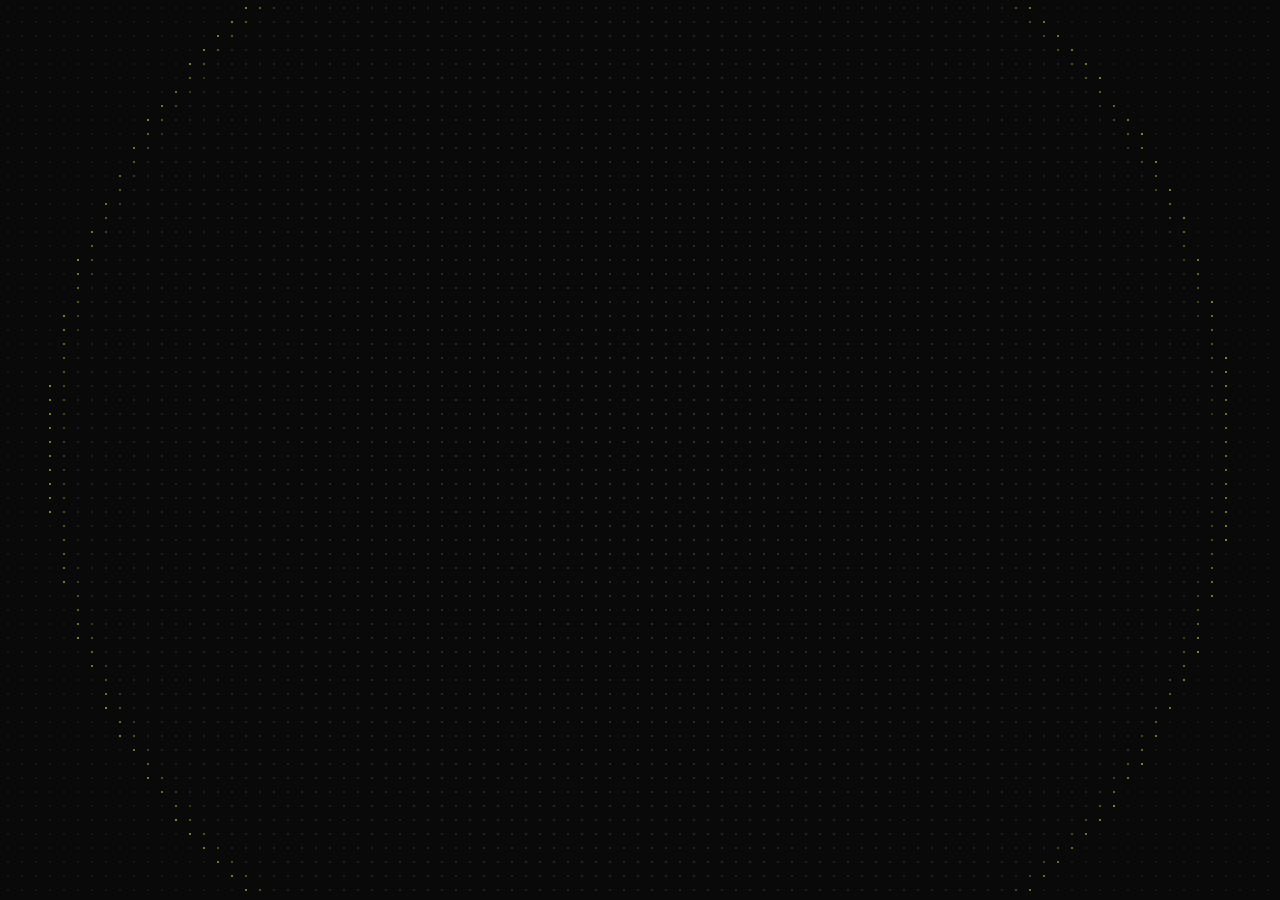
<file: index.html>
<!DOCTYPE html>
<html lang="en">
<head>
  <meta charset="UTF-8">
  <meta name="viewport" content="width=device-width, initial-scale=1.0">
  <meta name="theme-color" content="#0a0909">
  <meta name="color-scheme" content="dark">
  <title>AstraLabs</title>
  <meta name="description" content="AstraLabs - An experiment by Emily Astranova.">
  <link rel="canonical" href="https://astralabs.dev/">

  <!-- Open Graph: Slack, Discord, Facebook, LinkedIn, iMessage -->
  <meta property="og:type" content="website">
  <meta property="og:site_name" content="AstraLabs">
  <meta property="og:locale" content="en_US">
  <meta property="og:url" content="https://astralabs.dev/">
  <meta property="og:title" content="AstraLabs">
  <meta property="og:description" content="AstraLabs - An experiment by Emily Astranova.">
  <meta property="og:image" content="https://astralabs.dev/images/og.png">
  <meta property="og:image:secure_url" content="https://astralabs.dev/images/og.png">
  <meta property="og:image:type" content="image/png">
  <meta property="og:image:width" content="1200">
  <meta property="og:image:height" content="630">
  <meta property="og:image:alt" content="The AstraLabs logo: a white triangular mark beside the wordmark [ASTRA/LABS] on a black dot grid.">

  <!-- Twitter / X -->
  <meta name="twitter:card" content="summary_large_image">
  <meta name="twitter:url" content="https://astralabs.dev/">
  <meta name="twitter:title" content="AstraLabs">
  <meta name="twitter:description" content="AstraLabs - An experiment by Emily Astranova.">
  <meta name="twitter:image" content="https://astralabs.dev/images/og.png">
  <meta name="twitter:image:alt" content="The AstraLabs logo: a white triangular mark beside the wordmark [ASTRA/LABS] on a black dot grid.">

  <link rel="apple-touch-icon" sizes="180x180" href="favicon/apple-touch-icon.png">
  <link rel="icon" type="image/svg+xml" href="favicon/favicon.svg">
  <link rel="icon" type="image/png" sizes="32x32" href="favicon/favicon-32x32.png">
  <link rel="icon" type="image/png" sizes="16x16" href="favicon/favicon-16x16.png">
  <link rel="manifest" href="favicon/site.webmanifest">
  <link rel="shortcut icon" href="favicon/favicon.ico">
  <link rel="preload" href="fonts/MartianMono-Variable.woff2" as="font" type="font/woff2" crossorigin>
  <style>
    @font-face {
      font-family: 'Martian Mono';
      src: url('fonts/MartianMono-Variable.woff2') format('woff2');
      font-weight: 100 800;
      font-stretch: 75% 112.5%;
      font-display: swap;
    }

    :root {
      --void: #0a0909;
      --bone: #ede6e1;
      --acid: #b6ff2e;
      --ash: #8e8380;
      --edge: 24px;
      --snap: cubic-bezier(.3, 1.35, .5, 1);
      color-scheme: dark;
    }

    * { box-sizing: border-box; }

    html, body { height: 100%; }

    body {
      margin: 0;
      background: var(--void);
      overflow: hidden;
      user-select: none;
      -webkit-user-select: none;
    }

    /* Dot field: ignition on load, then the Sea idle field */
    #field, #field-gpu, #scope {
      position: fixed;
      inset: 0;
      width: 100%;
      height: 100%;
      display: block;
    }
    /* Oscilloscope beam: drawn over the field, under the lockup */
    #scope { pointer-events: none; }

    main {
      position: relative;
      height: 100vh;
      height: 100dvh;
      display: grid;
      place-items: center;
      padding: 16px;
    }

    /* The lockup and the glitch canvas sit on top of each other */
    .logo {
      position: relative;
      width: 600px;
      max-width: 82vw;
      cursor: pointer;
      -webkit-tap-highlight-color: transparent;
    }
    .logo svg { display: block; width: 100%; height: auto; overflow: visible; }
    .logo canvas {
      position: absolute;
      left: -10%;
      top: -60%;
      width: 120%;
      height: 220%;
      pointer-events: none;
      visibility: hidden;
    }
    .logo.is-glitching svg { visibility: hidden; }
    .logo.is-glitching canvas { visibility: visible; }
    .logo:focus-visible { outline: 2px solid var(--acid); outline-offset: 12px; }

    /* Mark trace outline, used only during boot */
    .trace path {
      fill: none;
      stroke: var(--bone);
      stroke-width: 1.5px;
      vector-effect: non-scaling-stroke;
      opacity: 0;
    }

    /* Before the script runs the lockup shows complete, so the page never sits empty */
    .booting .fill,
    .booting .wm { visibility: hidden; }

    /* Registration marks: acid plus signs in two corners */
    .reg {
      position: fixed;
      width: 18px;
      height: 18px;
      pointer-events: none;
    }
    .reg::before, .reg::after { content: ""; position: absolute; background: var(--acid); }
    .reg::before { left: 50%; top: 0; width: 1px; height: 100%; }
    .reg::after { top: 50%; left: 0; height: 1px; width: 100%; }
    .reg-tl { top: var(--edge); left: var(--edge); }
    .reg-br { bottom: var(--edge); right: var(--edge); }

    /* Corner labels in the mono label style */
    .hud {
      position: fixed;
      margin: 0;
      font-family: 'Martian Mono', ui-monospace, Menlo, monospace;
      font-size: 10.5px;
      line-height: 18px;
      font-weight: 500;
      letter-spacing: .14em;
      text-transform: uppercase;
      font-variation-settings: "wdth" 85;
      font-variant-numeric: tabular-nums;
      color: var(--ash);
      white-space: nowrap;
      pointer-events: none;
    }
    .hud b { font-weight: 500; color: var(--acid); }
    /* Typing cursor: zero width, so showing or hiding it never moves the text */
    .hud .cur { position: relative; display: inline-block; width: 0; height: 1em; }
    .hud .cur::after {
      content: "";
      position: absolute;
      left: .07em;
      top: -.05em;
      width: .62em;
      height: 1.1em;
      background: var(--acid);
    }
    /* The untyped part is laid out but invisible, so the right-aligned line never shifts */
    .hud .rest { visibility: hidden; }
    .hud-tr { top: var(--edge); right: var(--edge); }
    .hud-bl { bottom: var(--edge); left: var(--edge); color: var(--bone); }

    .booting-hud .reg,
    .booting-hud .hud { visibility: hidden; }

    @media (max-width: 480px) {
      :root { --edge: 16px; }
    }

    .sr-only {
      position: absolute;
      width: 1px; height: 1px;
      margin: -1px; padding: 0;
      overflow: hidden;
      clip: rect(0 0 0 0);
      white-space: nowrap;
      border: 0;
    }
  </style>
</head>
<body>
  <canvas id="field" aria-hidden="true"></canvas>
  <canvas id="scope" aria-hidden="true"></canvas>

  <span class="reg reg-tl" aria-hidden="true"></span>
  <span class="reg reg-br" aria-hidden="true"></span>
  <p class="hud hud-tr" id="byline" aria-label="A brand by Emily Astranova">A brand by <b>//</b> Emily Astranova</p>
  <time class="hud hud-bl" id="clock" aria-hidden="true">00:00:00</time>

  <main>
    <h1 class="sr-only">AstraLabs</h1>
    <div class="logo" id="logo" role="img" aria-label="AstraLabs" tabindex="0">
      <svg viewBox="0 0 904.68 105" aria-hidden="true">
        <g transform="scale(0.20207)">
          <g class="fill" fill="#ffffff">
            <path id="mk-o" d="M0 519.62 L300 0 L542.84 420.62 L466.63 420.62 L300 132 L76.21 519.62 Z"/>
            <path id="mk-i" d="M114.32 519.62 L300 198 L338.11 264 L228.63 453.62 L561.89 453.62 L600 519.62 Z"/>
          </g>
          <g class="trace">
            <path d="M0 519.62 L300 0 L542.84 420.62 L466.63 420.62 L300 132 L76.21 519.62 Z"/>
            <path d="M114.32 519.62 L300 198 L338.11 264 L228.63 453.62 L561.89 453.62 L600 519.62 Z"/>
          </g>
        </g>
        <g class="wm">
          <g id="wm-a" fill="#ffffff"><path d="M236.7592696453283 74.9 249.69528673517203 30.1H258.7896060711095L271.72562316095326 74.9H265.8344737468908L254.34324571954704 34.4903671875H253.82804845392204L242.30322179376577 74.9ZM243.96086827814077 59.10796240234375V53.84401025390625H264.56882726251575V59.10796240234375Z"/><path d="M306.18802111017203 63.476000000000006Q307.0392149578283 66.8808232421875 309.78882213556267 68.6840341796875Q312.53842931329706 70.4872451171875 316.89525255548455 70.4872451171875Q321.44246349298453 70.4872451171875 324.0576693035314 68.35363623046875Q326.6728751140783 66.22002734375 326.6728751140783 62.535210937500004Q326.6728751140783 59.5559931640625 324.83606896173455 57.831185302734376Q322.9992628093908 56.10637744140625 319.2808477703283 55.680775390625L313.5688477703283 55.008775390625004Q307.46485802423456 54.25837744140625 304.35686315118767 51.13918017578125Q301.2488682781408 48.01998291015625 301.2488682781408 42.5767890625Q301.2488682781408 38.533591796875 303.20886486017207 35.55439453125Q305.1688614422033 32.575197265625 308.7192559734533 30.912Q312.2696505047033 29.248802734374998 317.00724571954703 29.248802734374998Q321.7336436687658 29.248802734374998 325.2840382000158 30.844801025390623Q328.8344327312658 32.44079931640625 330.8952286297033 35.425598632812495Q332.9560245281408 38.41039794921875 333.2360245281408 42.644H327.84887169610954Q327.0536778484533 38.72397607421875 324.24807237970333 36.61836547851563Q321.4424669109533 34.5127548828125 317.00724571954703 34.5127548828125Q312.2248340984533 34.5127548828125 309.4808272625158 36.674363769531254Q306.7368204265783 38.83597265625 306.7368204265783 42.5767890625Q306.7368204265783 45.5560068359375 308.59602623712516 47.2584150390625Q310.45523204767204 48.9608232421875 314.1288477703283 49.431224609375L319.8408477703283 50.103224609375005Q325.9896368328283 50.8088232421875 329.07523204767205 53.950420166015626Q332.1608272625158 57.09201708984375 332.1608272625158 62.535210937500004Q332.1608272625158 66.52240820312501 330.2624310222814 69.49600512695314Q328.36403478204704 72.46960205078126 324.93684093439083 74.11039965820314Q321.50964708673456 75.75119726562501 316.89525255548455 75.75119726562501Q312.15765392267207 75.75119726562501 308.6184583660314 74.29519897460938Q305.0792628093908 72.83920068359376 303.04086656915644 70.07840136718751Q301.0024703289221 67.31760205078126 300.7112696453283 63.476000000000006Z"/><path d="M375.7736710125158 74.9V35.3639521484375H361.2584669109533V30.1H395.86642589532835V35.3639521484375H381.35122179376583V74.9Z"/><path d="M426.95766417657836 74.9V30.1H443.66803136407833Q447.9912320476721 30.1 451.1776317058752 31.651198974609375Q454.36403136407836 33.20239794921875 456.1168306804846 36.08639624023438Q457.86962999689086 38.97039453125 457.86962999689086 42.9239931640625Q457.86962999689086 46.68719384765625 456.09443102228147 49.4759931640625Q454.31923204767213 52.264792480468756 451.132832389469 53.838391113281254Q447.9464327312659 55.41198974609375 443.66803136407833 55.41198974609375H432.5352149578284V74.9ZM452.3928785320471 74.9 439.0648648601721 54.403996582031255H445.2472115398596L458.87762316095336 74.9ZM432.5352149578284 50.5736328125H443.8248340984534Q447.6664566570471 50.5736328125 449.97926793634394 48.479222900390624Q452.29207921564085 46.384812988281254 452.29207921564085 42.96879248046875Q452.29207921564085 39.50797265625 449.97926793634394 37.43596240234375Q447.6664566570471 35.3639521484375 443.8248340984534 35.3639521484375H432.5352149578284Z"/><path d="M485.3992696453284 74.9 498.33528673517213 30.1H507.4296060711096L520.3656231609534 74.9H514.4744737468909L502.98324571954714 34.4903671875H502.4680484539221L490.9432217937659 74.9ZM492.60086827814087 59.10796240234375V53.84401025390625H513.2088272625159V59.10796240234375Z"/></g>
          <g id="wm-b" fill="#ffffff"><path d="M617.0664600750158 74.9V30.1H622.6440108562658V69.63604785156251H644.2824464031409V74.9Z"/><path d="M671.8792696453282 74.9 684.815286735172 30.1H693.9096060711096L706.8456231609533 74.9H700.9544737468908L689.463245719547 34.4903671875H688.9480484539221L677.4232217937658 74.9ZM679.0808682781408 59.10796240234375V53.84401025390625H699.6888272625158V59.10796240234375Z"/><path d="M738.2504737468907 74.9V30.1H752.5864395672032Q759.597640250797 30.1 763.6184378582188 33.331197265625Q767.6392354656407 36.56239453125 767.6392354656407 42.1959931640625Q767.6392354656407 45.600802734375 765.8472303386876 48.02560546875Q764.0552252117345 50.450408203125 760.8072149578283 51.35760546875V52.1864013671875Q764.424823844547 53.2055986328125 766.4016282879063 55.938399658203124Q768.3784327312658 58.67120068359375 768.3784327312658 62.5800068359375Q768.3784327312658 68.33680615234375 764.1728358074377 71.61840307617189Q759.9672388836095 74.9 752.5864395672032 74.9ZM743.8280245281408 69.725646484375H752.5864395672032Q757.5480587078282 69.725646484375 760.174470328922 67.76003759765626Q762.8008819500158 65.79442871093751 762.8008819500158 62.221612304687504Q762.8008819500158 58.62639453125 760.174470328922 56.66078564453125Q757.5480587078282 54.695176757812504 752.5864395672032 54.695176757812504H743.8280245281408ZM743.8280245281408 49.812020507812505H752.5864395672032Q757.279259391422 49.812020507812505 759.7656710125157 47.930411621093754Q762.2520826336095 46.048802734375 762.2520826336095 42.5543876953125Q762.2520826336095 39.0375712890625 759.7656710125157 37.15596240234375Q757.279259391422 35.274353515625 752.5864395672032 35.274353515625H743.8280245281408Z"/><path d="M803.468021110172 63.476000000000006Q804.3192149578282 66.8808232421875 807.0688221355626 68.6840341796875Q809.818429313297 70.4872451171875 814.1752525554845 70.4872451171875Q818.7224634929845 70.4872451171875 821.3376693035314 68.35363623046875Q823.9528751140782 66.22002734375 823.9528751140782 62.535210937500004Q823.9528751140782 59.5559931640625 822.1160689617345 57.831185302734376Q820.2792628093907 56.10637744140625 816.5608477703282 55.680775390625L810.8488477703282 55.008775390625004Q804.7448580242344 54.25837744140625 801.6368631511875 51.13918017578125Q798.5288682781407 48.01998291015625 798.5288682781407 42.5767890625Q798.5288682781407 38.533591796875 800.488864860172 35.55439453125Q802.4488614422032 32.575197265625 805.9992559734533 30.912Q809.5496505047032 29.248802734374998 814.287245719547 29.248802734374998Q819.0136436687657 29.248802734374998 822.5640382000157 30.844801025390623Q826.1144327312658 32.44079931640625 828.1752286297033 35.425598632812495Q830.2360245281408 38.41039794921875 830.5160245281407 42.644H825.1288716961095Q824.3336778484532 38.72397607421875 821.5280723797032 36.61836547851563Q818.7224669109532 34.5127548828125 814.287245719547 34.5127548828125Q809.5048340984532 34.5127548828125 806.7608272625157 36.674363769531254Q804.0168204265782 38.83597265625 804.0168204265782 42.5767890625Q804.0168204265782 45.5560068359375 805.8760262371251 47.2584150390625Q807.735232047672 48.9608232421875 811.4088477703282 49.431224609375L817.1208477703282 50.103224609375005Q823.2696368328283 50.8088232421875 826.355232047672 53.950420166015626Q829.4408272625158 57.09201708984375 829.4408272625158 62.535210937500004Q829.4408272625158 66.52240820312501 827.5424310222813 69.49600512695314Q825.644034782047 72.46960205078126 822.2168409343908 74.11039965820314Q818.7896470867345 75.75119726562501 814.1752525554845 75.75119726562501Q809.437653922672 75.75119726562501 805.8984583660314 74.29519897460938Q802.3592628093908 72.83920068359376 800.3208665691564 70.07840136718751Q798.2824703289219 67.31760205078126 797.9912696453282 63.476000000000006Z"/></g>
          <g fill="#b6ff2e">
            <path id="wm-lb" d="M196.50642589532828 25.12723828125V29.9879931640625H183.96241905939078V77.25200683593751H196.50642589532828V82.11276171875001H178.69846691095327V25.12723828125Z"/>
            <path id="wm-sl" d="M578.3368204265784 27.412 557.1240245281408 84.42H551.7480723797033L572.9608682781409 27.412Z"/>
            <path id="wm-rb" d="M871.4184669109533 25.12723828125H889.2264258953282V82.11276171875001H871.4184669109533V77.25200683593751H883.9624737468907V29.9879931640625H871.4184669109533Z"/>
          </g>
        </g>
      </svg>
      <canvas id="glitch" aria-hidden="true"></canvas>
    </div>
  </main>

  <script>
  (() => {
    const $ = s => document.querySelector(s);
    const wait = ms => new Promise(r => setTimeout(r, ms));
    const R2 = (a, b) => a + Math.random() * (b - a);
    const reduce = matchMedia('(prefers-reduced-motion: reduce)').matches;

    const logo = $('#logo'), svg = $('#logo svg');

    /* Motion tokens. Stepped keyframes carry steps(1, end) on each frame, never on the whole animation. */
    const E = { snap: 'cubic-bezier(.3,1.35,.5,1)', trace: 'cubic-bezier(.7,0,.2,1)' };
    const hard = kf => kf.map(k => ({ ...k, easing: 'steps(1, end)' }));
    const STROBE = hard([{ opacity: 0 }, { opacity: 1, offset: .12 }, { opacity: 0, offset: .24 }, { opacity: 1, offset: .4 }, { opacity: .35, offset: .56 }, { opacity: 1, offset: .72 }, { opacity: 1 }]);
    const TUBE = hard([{ opacity: 0 }, { opacity: .85, offset: .08 }, { opacity: 0, offset: .12 }, { opacity: 0, offset: .3 }, { opacity: .5, offset: .33 }, { opacity: .1, offset: .36 }, { opacity: 1, offset: .52 }, { opacity: .35, offset: .55 }, { opacity: 1, offset: .6 }, { opacity: 1 }]);

    /* ================= DOT FIELD =================
       14px grid, a little brighter toward the center. Ignition: the unlit grid holds, then a ring
       expands from the center of the screen and lights the dots acid as it passes. Idle (Sea): the dots never move;
       their gray rises and falls about 14% with a slow height field, like ocean swell from above.
       Once idle, a click re-ignites a ring from that point, and a soft lens of brighter dots follows the mouse. */
    const field = $('#field'), fx = field.getContext('2d');
    let W = 0, H = 0, dpr = 1;
    const sizeField = () => { dpr = devicePixelRatio || 1; W = innerWidth; H = innerHeight; field.width = Math.round(W * dpr); field.height = Math.round(H * dpr); };
    const origin = () => [W / 2, H / 2];
    const reach = (cx, cy) => Math.max(Math.hypot(cx, cy), Math.hypot(W - cx, cy), Math.hypot(cx, H - cy), Math.hypot(W - cx, H - cy));

    function drawIgnition2D(p) {
      fx.setTransform(dpr, 0, 0, dpr, 0, 0); fx.clearRect(0, 0, W, H);
      const [cx, cy] = origin(), max = reach(cx, cy), R = max * p;
      for (let gx = 8; gx < W; gx += 14) for (let gy = 8; gy < H; gy += 14) {
        const d = Math.hypot(gx - cx, gy - cy), edge = Math.max(0, 1 - d / max);
        if (d > R) { fx.fillStyle = 'rgba(237,230,225,.11)'; fx.fillRect(gx - .75, gy - .75, 1.5, 1.5); continue; }
        const ring = Math.max(0, 1 - Math.abs(d - R) / 22);
        fx.fillStyle = ring > .05 && p < 1 ? `rgba(182,255,46,${.3 + ring * .7})` : `rgba(237,230,225,${.12 + edge * .2})`;
        fx.fillRect(gx - .75, gy - .75, 1.5, 1.5);
      }
    }

    const SEA = [[620, 18, 9, .34], [430, 112, 7, .26], [300, 205, 11, .2], [760, 290, 6, .2]]
      .map(([l, deg, v, w], i) => { const a = deg * Math.PI / 180; return { kx: Math.cos(a) * 2 * Math.PI / l, ky: Math.sin(a) * 2 * Math.PI / l, w: v * 2 * Math.PI / l, a: w, p: i * 1.7 }; });
    const sea = { ramp: 0, running: false, t0: performance.now() };
    const easeIO = t => t < .5 ? 4 * t * t * t : 1 - Math.pow(-2 * t + 2, 3) / 2;

    // Click anywhere: a ring ignites from that point and runs out across the live field.
    const PULSE_DUR = 1300, pulses = [];
    // Pointer lens: dots near the mouse lift a little brighter and larger. It trails the pointer and fades in and out.
    const LENS_R = 84, lens = { x: 0, y: 0, tx: 0, ty: 0, k: 0, on: false };

    // The grid is fixed, so everything per dot that doesn't change frame to frame is worked out once per resize:
    // position, resting gray, and each wave's phase (as sin/cos, so a frame only needs one sin/cos per wave).
    let grid = null;
    function buildGrid() {
      const xs = [], ys = [];
      for (let gx = 8; gx < W; gx += 14) for (let gy = 8; gy < H; gy += 14) { xs.push(gx); ys.push(gy); }
      const n = xs.length, [cx, cy] = origin(), max = reach(cx, cy);
      const g = { n, x: Float32Array.from(xs), y: Float32Array.from(ys), rest: new Float32Array(n), sa: new Float32Array(n * 4), ca: new Float32Array(n * 4) };
      for (let i = 0; i < n; i++) {
        g.rest[i] = .12 + Math.max(0, 1 - Math.hypot(xs[i] - cx, ys[i] - cy) / max) * .2;
        SEA.forEach((w, j) => { const ph = xs[i] * w.kx + ys[i] * w.ky + w.p; g.sa[i * 4 + j] = Math.sin(ph); g.ca[i * 4 + j] = Math.cos(ph); });
      }
      grid = g;
    }

    // Dots are drawn grouped by brightness, so the canvas changes fill color a few dozen times per frame, not once per dot.
    const LEVELS = 120, boneB = Array.from({ length: LEVELS + 1 }, () => []), acidB = Array.from({ length: LEVELS + 1 }, () => []);
    const boneStyle = boneB.map((_, i) => `rgba(237,230,225,${(i / LEVELS).toFixed(3)})`), acidStyle = acidB.map((_, i) => `rgba(182,255,46,${(i / LEVELS).toFixed(3)})`);
    function drawSea2D(now) {
      if (!grid) buildGrid();
      const t = (now - sea.t0) / 1000, amp = .14 * sea.ramp;
      const sb = SEA.map(w => Math.sin(t * w.w) * w.a), cb = SEA.map(w => Math.cos(t * w.w) * w.a);
      const lk = lens.k > .01 ? lens.k : 0, lx = lens.x, ly = lens.y, LR2 = LENS_R * LENS_R;
      const { n, x, y, rest, sa, ca } = grid;
      for (const b of boneB) b.length = 0;
      for (const b of acidB) b.length = 0;
      for (let i = 0; i < n; i++) {
        const gx = x[i], gy = y[i];
        let ring = 0;
        for (const p of pulses) { const r = 1 - Math.abs(Math.hypot(gx - p.x, gy - p.y) - p.r) / 22; if (r > ring) ring = r; }
        if (ring > .05) { acidB[Math.round((.3 + ring * .7) * LEVELS)].push(i, 15); continue; }
        // sin(phase - t·w) expanded: sinA·cosB − cosA·sinB
        const k = i * 4;
        const h = sa[k] * cb[0] - ca[k] * sb[0] + sa[k + 1] * cb[1] - ca[k + 1] * sb[1] + sa[k + 2] * cb[2] - ca[k + 2] * sb[2] + sa[k + 3] * cb[3] - ca[k + 3] * sb[3];
        let a = rest[i] + h * amp, sz = 15;                                      // size in tenths of a px
        if (lk) { const dx = gx - lx, dy = gy - ly, d2 = dx * dx + dy * dy; if (d2 < LR2) { const f = 1 - Math.sqrt(d2) / LENS_R, ff = f * f * (3 - 2 * f) * lk; a += ff * .16; sz = Math.round(15 + ff * 4.5); } }
        boneB[Math.min(LEVELS, Math.round(Math.max(.04, a) * LEVELS))].push(i, sz);
      }
      fx.setTransform(dpr, 0, 0, dpr, 0, 0); fx.clearRect(0, 0, W, H);
      const paint = (buckets, styles) => buckets.forEach((b, lv) => {
        if (!b.length) return;
        fx.fillStyle = styles[lv];
        for (let j = 0; j < b.length; j += 2) { const i = b[j], sz = b[j + 1] / 10; fx.fillRect(x[i] - sz / 2, y[i] - sz / 2, sz, sz); }
      });
      paint(boneB, boneStyle); paint(acidB, acidStyle);
    }
    /* ---------- renderer ----------
       WebGPU draws the field when the browser has it: one instanced quad per dot, with every dot's brightness worked
       out on the GPU from a handful of uniforms, so rings and the lens cost nothing extra. Each quad shades only the
       part of its pixels the dot square covers, which matches the canvas renderer's antialiasing. Without WebGPU,
       or if the device is lost, the canvas renderer above draws the same field. */
    let gpu = null, lastP = .0001;
    function stepPulses(now) {
      for (let i = pulses.length - 1; i >= 0; i--) { const p = pulses[i], q = (now - p.t0) / PULSE_DUR; if (q >= 1) pulses.splice(i, 1); else p.r = p.max * easeIO(Math.max(0, q)); }
    }
    function drawIgnition(p) { lastP = p; if (gpu) gpu.draw(p, performance.now()); else drawIgnition2D(p); }
    function drawSea(now) { lastP = 1; stepPulses(now); if (gpu) gpu.draw(1, now); else drawSea2D(now); }

    const FIELD_WGSL = `
      struct U { res: vec2f, dpr: f32, p: f32, center: vec2f, maxR: f32, pad: f32,
                 kx: vec4f, ky: vec4f, wp: vec4f, wa: vec4f, lens: vec4f, pulses: array<vec4f, 4> };
      @group(0) @binding(0) var<uniform> u: U;
      struct VO { @builtin(position) pos: vec4f, @location(0) @interpolate(flat) col: vec4f,
                  @location(1) @interpolate(flat) c: vec2f, @location(2) @interpolate(flat) s: f32 };
      const BONE = vec3f(0.9294, 0.9020, 0.8824);
      const ACID = vec3f(0.7137, 1.0, 0.1804);
      @vertex fn vs(@builtin(vertex_index) vi: u32, @location(0) at: vec2f) -> VO {
        let dist = distance(at, u.center);
        let rest = 0.12 + max(0.0, 1.0 - dist / u.maxR) * 0.2;
        var col = BONE; var a = rest; var s = 1.5;
        if (u.p < 1.0) {                                   // ignition: unlit grid, then an acid ring from the center
          let R = u.maxR * u.p;
          if (dist > R) { a = 0.11; }
          else { let ring = max(0.0, 1.0 - abs(dist - R) / 22.0); if (ring > 0.05) { col = ACID; a = 0.3 + ring * 0.7; } }
        } else {                                           // Sea, click rings and the pointer lens
          var ring = 0.0;
          for (var i = 0; i < 4; i++) { let q = u.pulses[i]; if (q.w > 0.0) { ring = max(ring, 1.0 - abs(distance(at, q.xy) - q.z) / 22.0); } }
          if (ring > 0.05) { col = ACID; a = 0.3 + ring * 0.7; }
          else {
            a = rest + dot(sin(at.x * u.kx + at.y * u.ky + u.wp), u.wa);
            if (u.lens.z > 0.01) {
              let d = distance(at, u.lens.xy);
              if (d < u.lens.w) { let f = 1.0 - d / u.lens.w; let ff = f * f * (3.0 - 2.0 * f) * u.lens.z; a += ff * 0.16; s += ff * 0.45; }
            }
            a = max(0.04, a);
          }
        }
        var corner = array<vec2f, 6>(vec2f(-1.0, -1.0), vec2f(1.0, -1.0), vec2f(-1.0, 1.0), vec2f(-1.0, 1.0), vec2f(1.0, -1.0), vec2f(1.0, 1.0));
        let c = at * u.dpr; let sz = s * u.dpr; let half = (ceil(sz) + 2.0) * 0.5;
        let px = c + corner[vi] * half;
        var o: VO;
        o.pos = vec4f(px.x / u.res.x * 2.0 - 1.0, 1.0 - px.y / u.res.y * 2.0, 0.0, 1.0);
        o.col = vec4f(col * a, a); o.c = c; o.s = sz;
        return o;
      }
      @fragment fn fs(i: VO) -> @location(0) vec4f {
        let lo = max(i.pos.xy - 0.5, i.c - i.s * 0.5);
        let hi = min(i.pos.xy + 0.5, i.c + i.s * 0.5);
        let ov = clamp(hi - lo, vec2f(0.0), vec2f(1.0));
        let cov = ov.x * ov.y;
        if (cov <= 0.0) { discard; }
        return i.col * cov;
      }`;

    async function initGPU() {
      if (!navigator.gpu) return;
      let canvas;
      try {
        const adapter = await navigator.gpu.requestAdapter(); if (!adapter) return;
        const device = await adapter.requestDevice();
        device.pushErrorScope('validation');
        canvas = document.createElement('canvas'); canvas.id = 'field-gpu'; canvas.setAttribute('aria-hidden', 'true');
        const ctx = canvas.getContext('webgpu'), format = navigator.gpu.getPreferredCanvasFormat();
        ctx.configure({ device, format, alphaMode: 'premultiplied' });
        const module = device.createShaderModule({ code: FIELD_WGSL });
        if ((await module.getCompilationInfo()).messages.some(m => m.type === 'error')) throw new Error('field shader');
        const blend = { srcFactor: 'one', dstFactor: 'one-minus-src-alpha' };
        const pipeline = device.createRenderPipeline({
          layout: 'auto',
          vertex: { module, entryPoint: 'vs', buffers: [{ arrayStride: 8, stepMode: 'instance', attributes: [{ shaderLocation: 0, offset: 0, format: 'float32x2' }] }] },
          fragment: { module, entryPoint: 'fs', targets: [{ format, blend: { color: blend, alpha: blend } }] },
          primitive: { topology: 'triangle-list' },
        });
        const ubuf = device.createBuffer({ size: 176, usage: GPUBufferUsage.UNIFORM | GPUBufferUsage.COPY_DST });
        const bind = device.createBindGroup({ layout: pipeline.getBindGroupLayout(0), entries: [{ binding: 0, resource: { buffer: ubuf } }] });
        if (await device.popErrorScope()) throw new Error('field pipeline');

        const U = new Float32Array(44);
        let inst = null, count = 0, gw = 0, gh = 0, gd = 0;
        const build = () => {
          const xy = []; for (let gx = 8; gx < W; gx += 14) for (let gy = 8; gy < H; gy += 14) xy.push(gx, gy);
          if (inst) inst.destroy();
          inst = device.createBuffer({ size: xy.length * 4, usage: GPUBufferUsage.VERTEX | GPUBufferUsage.COPY_DST });
          device.queue.writeBuffer(inst, 0, new Float32Array(xy)); count = xy.length / 2;
          canvas.width = Math.round(W * dpr); canvas.height = Math.round(H * dpr); gw = W; gh = H; gd = dpr;
        };
        const draw = (p, now) => {
          if (gw !== W || gh !== H || gd !== dpr) build();
          const [cx, cy] = origin(), t = (now - sea.t0) / 1000, amp = .14 * sea.ramp, TAU = 2 * Math.PI;
          U.set([canvas.width, canvas.height, dpr, p, cx, cy, reach(cx, cy), 0], 0);
          SEA.forEach((w, j) => { U[8 + j] = w.kx; U[12 + j] = w.ky; U[16 + j] = ((w.p - t * w.w) % TAU + TAU) % TAU; U[20 + j] = w.a * amp; });
          U.set([lens.x, lens.y, lens.k > .01 ? lens.k : 0, LENS_R], 24);
          for (let j = 0; j < 4; j++) { const q = pulses[j]; U.set(q ? [q.x, q.y, q.r, 1] : [0, 0, 0, 0], 28 + j * 4); }
          device.queue.writeBuffer(ubuf, 0, U);
          const enc = device.createCommandEncoder();
          const pass = enc.beginRenderPass({ colorAttachments: [{ view: ctx.getCurrentTexture().createView(), loadOp: 'clear', storeOp: 'store', clearValue: { r: 0, g: 0, b: 0, a: 0 } }] });
          pass.setPipeline(pipeline); pass.setBindGroup(0, bind); pass.setVertexBuffer(0, inst); pass.draw(6, count); pass.end();
          device.queue.submit([enc.finish()]);
        };
        device.lost.then(() => { if (gpu) { gpu = null; canvas.remove(); field.style.display = ''; lastP >= 1 ? drawSea(performance.now()) : drawIgnition(lastP); } });

        // swap in: draw the current frame on the GPU first, then hide the canvas renderer
        field.after(canvas); build();
        gpu = { draw };
        lastP >= 1 ? drawSea(performance.now()) : drawIgnition(lastP);
        field.style.display = 'none';
      } catch (e) {
        gpu = null; if (canvas) canvas.remove();                        // stay on the canvas renderer
      }
    }

    function seaLoop(now) {
      if (!sea.running) return;
      if (sea.ramp < 1) sea.ramp = Math.min(1, sea.ramp + 1 / 120);  // ramps in over about 2s
      lens.x += (lens.tx - lens.x) * .16; lens.y += (lens.ty - lens.y) * .16;
      lens.k += ((lens.on ? 1 : 0) - lens.k) * .08;
      if (!document.hidden) drawSea(now);
      requestAnimationFrame(seaLoop);
    }
    if (!reduce) {
      addEventListener('pointerdown', e => {
        if (!sea.running || e.button > 0) return;
        if (pulses.length >= 4) pulses.shift();
        pulses.push({ x: e.clientX, y: e.clientY, t0: performance.now(), r: 0, max: reach(e.clientX, e.clientY) });
      });
      addEventListener('pointermove', e => {
        if (e.pointerType !== 'mouse') return;
        if (!lens.on && lens.k < .01) { lens.x = e.clientX; lens.y = e.clientY; }  // appear where the pointer is, not slide in from the last spot
        lens.tx = e.clientX; lens.ty = e.clientY; lens.on = true;
      });
      document.documentElement.addEventListener('pointerleave', () => { lens.on = false; });
      addEventListener('blur', () => { lens.on = false; });
    }
    const startSea = () => { if (reduce) { sea.ramp = 0; drawSea(performance.now()); return; } if (!sea.running) { sea.running = true; requestAnimationFrame(seaLoop); } };

    function ignite() {
      return new Promise(done => {
        const t0 = performance.now(), HOLD = 450, DUR = 1300;
        const f = () => {
          const t = Math.min(1, Math.max(0, (performance.now() - t0 - HOLD) / DUR));
          drawIgnition(Math.max(.0001, easeIO(t)));
          if (t >= 1) { done(); return; }
          requestAnimationFrame(f);
        };
        f();
      });
    }

    /* ================= SCOPE =================
       An oscilloscope beam drawn over the field in acid. The beam is sampled every 2ms and each sample fades
       like phosphor, so the trail decays behind the head. Brightness follows the beam's speed, so corners and
       turning points glow a little where the beam slows down, the way a real CRT does.
       About every 30 seconds the beam plays one phase behind the lockup, then collapses to a dot that blinks out:
       - Lissajous: the next frequency ratio in the sequence grows out of a dot and slowly turns.
       - Vector mark (every fourth phase): the beam draws the AstraLabs mark in XY mode, once slowly, then keeps
         refreshing it at speed. The beam is a damped spring chasing the path, so it overshoots and rings at corners. */
    const scopeEl = $('#scope'), sx = scopeEl.getContext('2d');
    const sizeScope = () => { scopeEl.width = Math.round(W * dpr); scopeEl.height = Math.round(H * dpr); };
    const scope = { mode: null, samples: [], tau: 500, gain: 1, last: 0, raf: 0, acc: 0, sim: null };

    function drawBeam(now) {
      sx.setTransform(dpr, 0, 0, dpr, 0, 0); sx.clearRect(0, 0, W, H);
      const S = scope.samples, cutoff = now - scope.tau * 4;
      let start = 0; while (start < S.length && (!S[start] || S[start].t < cutoff)) start++;
      if (start > 512) { S.splice(0, start); start = 0; }
      const N = 6, paths = Array.from({ length: N }, () => new Path2D());
      for (let i = Math.max(1, start); i < S.length; i++) {
        const p = S[i - 1], q = S[i]; if (!p || !q || p.t < cutoff) continue;
        const seg = Math.hypot(q.x - p.x, q.y - p.y);
        const a = Math.exp(-(now - q.t) / scope.tau) * Math.min(1, Math.sqrt(2.4 / Math.max(seg, .35))) * scope.gain;
        if (a < .03) continue;
        const b = paths[Math.min(N - 1, Math.floor(a * N))]; b.moveTo(p.x, p.y); b.lineTo(q.x, q.y);
      }
      sx.lineCap = 'round'; sx.lineJoin = 'round';
      paths.forEach((path, i) => {
        const a = (i + .5) / N;
        sx.strokeStyle = `rgba(182,255,46,${(a * .14).toFixed(3)})`; sx.lineWidth = 4; sx.stroke(path);  // faint halo
        sx.strokeStyle = `rgba(182,255,46,${a.toFixed(3)})`; sx.lineWidth = 1.25; sx.stroke(path);        // beam core
      });
      for (let i = S.length - 1; i >= start; i--) if (S[i]) return S[i].t > cutoff;  // still glowing?
      return false;
    }

    function scopeLoop(now) {
      scope.acc += Math.min(50, now - scope.last); scope.last = now;
      const steps = Math.floor(scope.acc); scope.acc -= steps;  // whole 1ms sim steps, so the beam clock tracks real time
      const live = scope.sim ? scope.sim(steps, now) : false;  // the sim pushes samples; false once the beam is off
      if (!live) scope.sim = null;
      const visible = drawBeam(now);
      if (live || visible) { scope.raf = requestAnimationFrame(scopeLoop); return; }
      sx.clearRect(0, 0, scopeEl.width, scopeEl.height); scope.samples = []; scope.mode = null; scope.raf = 0;
    }
    function runScope(mode, sim, tau, gain) {
      scope.mode = mode; scope.sim = sim; scope.tau = tau; scope.gain = gain; scope.samples = [];
      scope.last = performance.now(); scope.acc = 0; if (!scope.raf) scope.raf = requestAnimationFrame(scopeLoop);
    }

    // Shared phase envelope: the figure plays, then shrinks to a dot at the center that blinks twice and goes out.
    const COLLAPSE = 260, BLINKS = [[300, 360], [420, 520]], END = 700;
    const blanked = t => BLINKS.some(([a, b]) => t > a && t < b);
    const scopeBox = () => { const A = Math.min(W, H) * .3; return { cx: W / 2, cy: H / 2, A }; };

    /* ---------- Lissajous phase ---------- */
    const RATIOS = [[1, 2], [2, 3], [3, 4], [3, 5], [1, 1], [4, 5]];
    let ratioIx = 0;
    function lissajous() {
      const [fa, fb] = RATIOS[ratioIx++ % RATIOS.length];
      const PLAY = 7000;
      let phi = 0, delta = Math.PI / 4, amp = 0, t = 0, clock = performance.now();
      runScope('liss', steps => {
        const { cx, cy, A } = scopeBox();
        for (let ms = 0; ms < steps; ms++) {
          t += 1; clock += 1;
          const out = t - PLAY;                                         // ms since the collapse began
          if (out > END) return false;
          amp = out < 0 ? Math.min(1, amp + 1 / 1400) : Math.max(0, amp - 1 / COLLAPSE);  // warm up, then collapse
          phi += 2 * Math.PI / 520; delta += .00025;
          if (ms % 2) continue;
          if (out > 0 && blanked(out)) { scope.samples.push(null); continue; }
          scope.samples.push({ x: cx + A * amp * Math.sin(fa * phi + delta), y: cy + A * .82 * amp * Math.sin(fb * phi), t: clock });
        }
        return true;
      }, 340, .55);
    }

    /* ---------- vector mark phase ---------- */
    const MARK = [
      [[0, 519.62], [300, 0], [542.84, 420.62], [466.63, 420.62], [300, 132], [76.21, 519.62]],
      [[114.32, 519.62], [300, 198], [338.11, 264], [228.63, 453.62], [561.89, 453.62], [600, 519.62]],
    ];
    function vectorMark() {
      // the mark in units around its center, sized to the same box as the Lissajous figures
      const subs = MARK.map(pts => {
        const P = pts.concat([pts[0]]).map(([x, y]) => [(x - 300) / 300, (y - 259.81) / 300]), cum = [0];  // centered on its bounding box
        for (let i = 1; i < P.length; i++) cum.push(cum[i - 1] + Math.hypot(P[i][0] - P[i - 1][0], P[i][1] - P[i - 1][1]));
        return { P, cum, len: cum[cum.length - 1] };
      });
      const lapLen = subs.reduce((n, s) => n + s.len, 0);
      const pointAt = (sub, d) => { const { P, cum } = sub; let i = 1; while (i < cum.length - 1 && cum[i] < d) i++; const f = (d - cum[i - 1]) / (cum[i] - cum[i - 1] || 1); return [P[i - 1][0] + (P[i][0] - P[i - 1][0]) * f, P[i - 1][1] + (P[i][1] - P[i - 1][1]) * f]; };
      const SLOW = 2400, FAST = 1100, PLAY = 6500;                      // one slow draw, then refreshes until PLAY
      const OM = 2 * Math.PI * 55, ZETA = .35;                          // beam spring: 55Hz, underdamped
      const place = ([x, y], amp) => { const { cx, cy, A } = scopeBox(), k = A * .95 * amp; return [cx + x * k, cy + y * k]; };
      let d = 0, lap = 0, sub = 0, amp = 1, t = 0, clock = performance.now();
      let [bx, by] = place(subs[0].P[0], 1), vx = 0, vy = 0;
      runScope('mark', steps => {
        for (let ms = 0; ms < steps; ms++) {
          t += 1; clock += 1;
          const out = t - PLAY;
          if (out > END) return false;
          if (out > 0) amp = Math.max(0, amp - 1 / COLLAPSE);
          d += lapLen / (lap === 0 ? SLOW : FAST);
          if (d >= lapLen) { d -= lapLen; lap++; }
          let local = d, si = 0; while (si < subs.length - 1 && local > subs[si].len) { local -= subs[si].len; si++; }
          const [tx, ty] = place(pointAt(subs[si], Math.min(local, subs[si].len)), amp);
          if (si !== sub) { sub = si; bx = tx; by = ty; vx = vy = 0; scope.samples.push(null); }  // blanked jump between the two shapes
          const ax = OM * OM * (tx - bx) - 2 * ZETA * OM * vx, ay = OM * OM * (ty - by) - 2 * ZETA * OM * vy;
          vx += ax / 1000; vy += ay / 1000; bx += vx / 1000; by += vy / 1000;
          if (ms % 2) continue;
          if (out > 0 && blanked(out)) { scope.samples.push(null); continue; }
          scope.samples.push({ x: bx, y: by, t: clock });
        }
        return true;
      }, 650, .6);
    }

    /* ---------- scheduling ---------- */
    let phaseN = 0;
    function startScope() {
      if (reduce) return;
      const next = ms => setTimeout(() => {
        if (!scope.mode && !document.hidden) { (phaseN % 4 === 2 ? vectorMark : lissajous)(); phaseN++; }
        next(R2(26000, 34000));
      }, ms);
      next(8000);  // first phase shortly after the intro lands
    }

    addEventListener('resize', () => { sizeField(); grid = null; sizeScope(); scope.samples = []; if (!sea.running) drawSea(performance.now()); glitchResize(); });

    /* ================= LOCKUP BOOT =================
       The mark traces its outline in bone, then its fill flickers on like a tube. The wordmark strobes on
       as [ / ] with the slash spinning; ASTRA types in to the left of the spinner, LABS to the right,
       then the slash settles and the brackets snap. */
    const lettersA = [...document.querySelectorAll('#wm-a path')], lettersB = [...document.querySelectorAll('#wm-b path')];
    const lb = $('#wm-lb'), sl = $('#wm-sl'), rb = $('#wm-rb'), groupA = $('#wm-a');
    const box = el => el.getBBox();

    function placeBoot(nA, nB) {
      // ASTRA grows leftward from the spinner, so its visible letters are pushed right against the slash
      const aEnd = box(lettersA[lettersA.length - 1]), sb = box(sl), lbb = box(lb), rbb = box(rb), last = box(lettersB[lettersB.length - 1]);
      const gapA = sb.x - (aEnd.x + aEnd.width), lbGap = box(lettersA[0]).x - (lbb.x + lbb.width), rbGap = rbb.x - (last.x + last.width), gapB = box(lettersB[0]).x - (sb.x + sb.width);
      let dxA;
      if (nA === 0) dxA = (sb.x - lbGap) - (lbb.x + lbb.width) - (box(lettersA[0]).x - (lbb.x + lbb.width)) + lbGap;
      else { const k = box(lettersA[nA - 1]); dxA = (sb.x - gapA) - (k.x + k.width); }
      lettersA.forEach((p, i) => p.style.visibility = i < nA ? '' : 'hidden');
      groupA.setAttribute('transform', `translate(${dxA} 0)`);
      lb.setAttribute('transform', nA === 0 ? `translate(${(sb.x - lbGap) - (lbb.x + lbb.width)} 0)` : `translate(${dxA} 0)`);
      lettersB.forEach((p, i) => p.style.visibility = i < nB ? '' : 'hidden');
      const rEdge = nB === 0 ? sb.x + sb.width + (gapB - rbGap) : (() => { const k = box(lettersB[nB - 1]); return k.x + k.width; })();
      rb.setAttribute('transform', `translate(${rEdge + rbGap - rbb.x} 0)`);
    }
    function settleBoot() {
      lettersA.concat(lettersB).forEach(p => p.style.visibility = '');
      groupA.removeAttribute('transform'); lb.removeAttribute('transform'); rb.removeAttribute('transform'); sl.removeAttribute('transform');
    }
    function spinSlash(i) {
      const b = box(sl), cx = b.x + b.width / 2, cy = b.y + b.height / 2;
      sl.setAttribute('transform', `rotate(${[0, 70, 115, 160][i % 4]} ${cx} ${cy})`);  // / — \ |
    }

    async function boot() {
      const fill = svg.querySelector('.fill'), trace = [...svg.querySelectorAll('.trace path')], wm = svg.querySelector('.wm');
      placeBoot(0, 0);
      await ignite();
      startSea();
      // mark: trace, then tube flicker
      trace.forEach((p, i) => {
        const L = p.getTotalLength();
        p.style.strokeDasharray = `${L} ${L}`;
        p.animate([{ opacity: 1, strokeDashoffset: L }, { opacity: 1, strokeDashoffset: 0, offset: .75 }, { opacity: 0, strokeDashoffset: 0 }], { duration: 1200, delay: i * 140, easing: E.trace, fill: 'both' });
      });
      await wait(650);
      svg.classList.remove('booting'); logo.classList.remove('booting');
      fill.animate(TUBE, { duration: 800, fill: 'backwards' });
      wm.style.visibility = 'hidden';
      await wait(650);
      // wordmark: [ / ] with a spinner
      wm.style.visibility = '';
      [lb, sl, rb].forEach(el => el.animate(STROBE, { duration: 340, fill: 'backwards' }));
      let i = 0; spinSlash(0);
      const spin = setInterval(() => spinSlash(++i), 90);
      await wait(480);
      for (let n = 1; n <= lettersA.length; n++) { placeBoot(n, 0); await wait(60); }
      await wait(200);
      for (let n = 1; n <= lettersB.length; n++) { placeBoot(lettersA.length, n); await wait(60); }
      await wait(220);
      clearInterval(spin); settleBoot();
      lb.animate([{ transform: 'none' }, { transform: 'translateX(-14px)', offset: .4 }, { transform: 'none' }], { duration: 360, easing: E.snap });
      rb.animate([{ transform: 'none' }, { transform: 'translateX(14px)', offset: .4 }, { transform: 'none' }], { duration: 360, easing: E.snap });
      trace.forEach(p => p.getAnimations().forEach(a => a.cancel()));
      await wait(400);
    }

    /* ================= GLITCH =================
       A burst of 7–13 stepped frames whose strength rises and falls, then snaps back clean.
       Five layers: chromatic split, line shift, block tear, frame jitter and dropout. */
    const gc = $('#glitch'); let gx = null, src = null, tint = {}, GW = 0, GH = 0, gd = 1, img = null;
    const FRINGE = { r: '#ff0000', g: '#00ff00', b: '#0000ff' };
    function glitchResize() {
      if (!img) return;
      const r = gc.getBoundingClientRect(); gd = devicePixelRatio || 1;
      GW = Math.max(2, Math.round(r.width * gd)); GH = Math.max(2, Math.round(r.height * gd));
      gc.width = GW; gc.height = GH; gx = gc.getContext('2d');
      const lr = svg.getBoundingClientRect(), w = lr.width * gd, h = lr.height * gd;
      const mk = () => { const t = document.createElement('canvas'); t.width = GW; t.height = GH; return t; };
      src = mk(); src.getContext('2d').drawImage(img, Math.round((lr.left - r.left) * gd), Math.round((lr.top - r.top) * gd), w, h);
      for (const [k, col] of Object.entries(FRINGE)) {
        const t = mk(), tx = t.getContext('2d');
        tx.drawImage(src, 0, 0); tx.globalCompositeOperation = 'multiply'; tx.fillStyle = col; tx.fillRect(0, 0, GW, GH);
        tx.globalCompositeOperation = 'destination-in'; tx.drawImage(src, 0, 0); tint[k] = t;
      }
    }
    function glitchFrame(k) {
      const x = gx, d = gd;
      x.clearRect(0, 0, GW, GH);
      const jx = Math.round(R2(-3, 3) * k) * d, jy = Math.random() < .3 ? Math.round(R2(-1, 1)) * d : 0;
      const rows = []; const band = R2(.3, .7) * GH, bw = R2(.04, .12) * GH;
      for (let y = 0; y < GH;) { const rh = Math.round(R2(1, 7)) * d, hit = Math.abs(y - band) < bw; const off = (hit ? Math.random() < .75 : Math.random() < .12 * k) ? Math.round(R2(-1, 1) * (hit ? 28 : 9) * k) * d : 0; rows.push([y, Math.min(rh, GH - y), off]); y += rh; }
      const draw = (im, ox) => { for (const [y, h, off] of rows) if (h > 0) x.drawImage(im, 0, y, GW, h, ox + jx + off, y + jy, GW, h); };
      x.globalAlpha = Math.random() < .3 + .3 * k ? R2(.15, .5) : 1;
      const ca = Math.max(1, Math.round(R2(.6, 2.6) * k)) * d, a0 = x.globalAlpha;
      x.globalCompositeOperation = 'lighter';
      draw(tint.r, ca); draw(tint.g, Math.round(R2(-.4, .4) * ca)); draw(tint.b, -ca);
      x.globalCompositeOperation = 'source-over'; x.globalAlpha = a0 * .45; draw(src, 0); x.globalAlpha = 1;
      const n = 1 + Math.floor(R2(0, 4) * k);
      for (let i = 0; i < n; i++) {
        const bw2 = R2(.05, .28) * GW, bh = Math.max(2 * d, R2(.02, .05) * GH), bx = R2(.15, .85) * GW - bw2 / 2, by = R2(.36, .64) * GH, dx = Math.round(R2(-1, 1) * 36 * k) * d;
        x.clearRect(bx, by, bw2, bh); x.drawImage(src, Math.max(0, bx), by, bw2, bh, bx + dx, by, bw2, bh);
        if (Math.random() < .3) { x.fillStyle = 'rgba(182,255,46,.9)'; x.fillRect(bx + dx, by + bh * .45, bw2 * R2(.2, .8), Math.max(d, bh * .12)); }
      }
    }
    let glitching = false;
    async function glitch(k = .6) {
      if (reduce || glitching || !src || document.hidden) return;
      glitching = true; logo.classList.add('is-glitching');
      const n = Math.round(7 + 6 * k);
      for (let i = 0; i < n; i++) { const env = Math.sin(Math.PI * (i + .5) / n); glitchFrame(k * (.4 + .6 * env) * R2(.7, 1)); await wait(R2(26, 62)); }
      logo.classList.remove('is-glitching'); glitching = false;
    }
    function scheduleIdle() { setTimeout(() => { glitch(.6); scheduleIdle(); }, R2(8000, 20000)); }

    async function loadGlitch() {
      const clone = svg.cloneNode(true);
      clone.querySelectorAll('.trace').forEach(n => n.remove());
      clone.setAttribute('xmlns', 'http://www.w3.org/2000/svg'); clone.setAttribute('width', 904.68 * 4); clone.setAttribute('height', 105 * 4);
      clone.removeAttribute('class');
      img = new Image();
      await new Promise((res, rej) => { img.onload = res; img.onerror = rej; img.src = 'data:image/svg+xml;charset=utf-8,' + encodeURIComponent(new XMLSerializer().serializeToString(clone)); });
      glitchResize();
    }

    logo.addEventListener('pointerenter', e => { if (e.pointerType === 'mouse') glitch(.45); });
    logo.addEventListener('click', () => glitch(.85));
    logo.addEventListener('keydown', e => { if (e.key === 'Enter' || e.key === ' ') { e.preventDefault(); glitch(.85); } });

    /* ================= CLOCK ================= */
    const clock = $('#clock'), pad = n => String(n).padStart(2, '0');
    const tick = () => { const d = new Date(); clock.textContent = `${pad(d.getHours())}:${pad(d.getMinutes())}:${pad(d.getSeconds())}`; clock.dateTime = clock.textContent; setTimeout(tick, 1000 - d.getMilliseconds()); };
    tick();

    /* ================= CORNERS =================
       After the lockup lands: the registration marks align, the clock strobes on,
       then the byline types itself out. */

    // Registration align: each mark cuts in and out at two or three random spots
    // (70–130ms on, 50–120ms off), then strobes into its corner and holds. Position never animates.
    async function registerAlign() {
      const regs = [...document.querySelectorAll('.reg')];
      regs.forEach(r => r.style.opacity = 0);
      document.body.classList.remove('booting-hud');
      await Promise.all(regs.map(async (r, i) => {
        await wait(i * 110);
        for (let n = 2 + Math.floor(Math.random() * 2), k = 0; k < n; k++) {
          Object.assign(r.style, { left: R2(6, 90) + '%', top: R2(8, 82) + '%', right: 'auto', bottom: 'auto', opacity: 1 });
          await wait(R2(70, 130));
          r.style.opacity = 0;
          await wait(R2(50, 120));
        }
        r.removeAttribute('style');
        r.animate(STROBE, { duration: 340 });
        await wait(340);
      }));
    }

    // Byline types itself out behind an acid block cursor. The whole line is laid out from the start
    // with the untyped part invisible, and the cursor takes no width, so nothing ever shifts.
    async function typeByline() {
      const el = $('#byline'), parts = [['A BRAND BY ', ''], ['//', 'b'], [' EMILY ASTRANOVA', '']];
      const total = parts.reduce((n, [t]) => n + t.length, 0);
      const wrap = (t, tag) => t ? (tag ? `<${tag}>${t}</${tag}>` : t) : '';
      const render = (n, cursor) => {
        let left = n, shown = '', rest = '';
        for (const [t, tag] of parts) { const k = Math.min(t.length, Math.max(0, left)); left -= t.length; shown += wrap(t.slice(0, k), tag); rest += wrap(t.slice(k), tag); }
        el.innerHTML = shown + (cursor ? '<span class="cur"></span>' : '') + (rest ? `<span class="rest">${rest}</span>` : '');
      };
      render(0, true);
      el.style.visibility = 'visible';
      await wait(320);
      for (let n = 1; n <= total; n++) { render(n, true); await wait(n === 11 || n === 13 ? 140 : 42); }  // a beat around the //
      await wait(260);
      render(total, false);
    }

    async function corners() {
      const clockEl = $('#clock'), byline = $('#byline');
      clockEl.style.visibility = byline.style.visibility = 'hidden';
      await registerAlign();
      await wait(120);
      clockEl.style.visibility = 'visible';
      clockEl.animate(STROBE, { duration: 340 });
      await wait(520);
      await typeByline();
    }

    /* ================= START ================= */
    sizeField(); sizeScope(); initGPU();
    if (reduce) { drawSea(performance.now()); loadGlitch(); return; }
    logo.classList.add('booting'); document.body.classList.add('booting-hud');
    drawIgnition(.0001);
    boot().then(() => { loadGlitch(); return corners(); }).then(() => { scheduleIdle(); startScope(); }).catch(() => { document.body.classList.remove('booting-hud'); $('#clock').style.visibility = $('#byline').style.visibility = ''; settleBoot(); logo.classList.remove('booting'); startSea(); });
  })();
  </script>
</body>
</html>
</file>
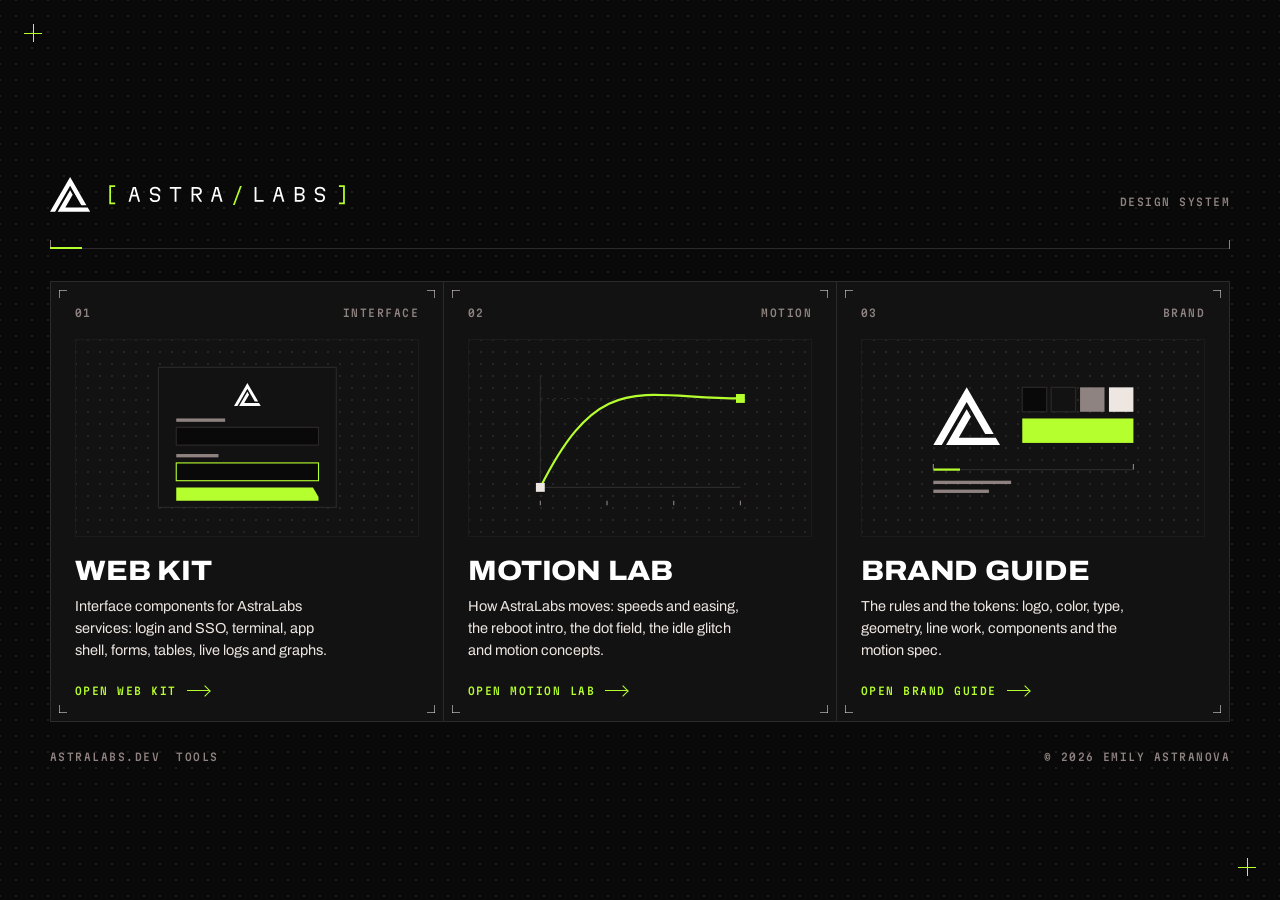
<file: design/index.html>
<!DOCTYPE html>
<html lang="en">
<head>
  <meta charset="utf-8">
  <meta name="viewport" content="width=device-width, initial-scale=1">
  <meta name="theme-color" content="#0a0909">
  <meta name="color-scheme" content="dark">
  <title>AstraLabs Design</title>
  <meta name="description" content="The AstraLabs design system: the web kit, the motion lab and the brand guide.">
  <link rel="canonical" href="https://astralabs.dev/design/">

  <meta property="og:type" content="website">
  <meta property="og:site_name" content="AstraLabs">
  <meta property="og:url" content="https://astralabs.dev/design/">
  <meta property="og:title" content="AstraLabs Design">
  <meta property="og:description" content="The AstraLabs design system: the web kit, the motion lab and the brand guide.">
  <meta property="og:image" content="https://astralabs.dev/images/og.png">
  <meta property="og:image:width" content="1200">
  <meta property="og:image:height" content="630">
  <meta name="twitter:card" content="summary_large_image">
  <meta name="twitter:image" content="https://astralabs.dev/images/og.png">

  <link rel="icon" type="image/svg+xml" href="/favicon/favicon.svg">
  <link rel="icon" type="image/png" sizes="32x32" href="/favicon/favicon-32x32.png">
  <link rel="apple-touch-icon" sizes="180x180" href="/favicon/apple-touch-icon.png">

  <link rel="preconnect" href="https://fonts.googleapis.com">
  <link rel="preconnect" href="https://fonts.gstatic.com" crossorigin>
  <link rel="stylesheet" href="https://fonts.googleapis.com/css2?family=Archivo:wdth,wght@62..125,300..900&display=swap">
  <style>
    @font-face {
      font-family: "Martian Mono";
      src: url("/fonts/MartianMono-Variable.woff2") format("woff2");
      font-weight: 100 800;
      font-stretch: 75% 112.5%;
      font-display: swap;
    }

    :root {
      --void: #0a0909;
      --plate: #131212;
      --rule: #2c2a29;
      --rule-subtle: #1c1b1a;
      --mark: #ffffff;
      --bone: #ede6e1;
      --ash: #8e8380;
      --acid: #b6ff2e;
      --dot: rgb(237 230 225 / 9%);
      --sans: "Archivo", "Arial Narrow", system-ui, sans-serif;
      --mono: "Martian Mono", ui-monospace, Menlo, monospace;
      --edge: 24px;
      --snap: cubic-bezier(.3, 1.35, .5, 1);
      color-scheme: dark;
    }

    * { box-sizing: border-box; }

    html, body {
      margin: 0;
      min-height: 100%;
      background-color: var(--void);
      background-image: radial-gradient(var(--dot) 1px, transparent 1.2px);
      background-size: 16px 16px;
      background-position: 8px 8px;
      color: var(--bone);
      font-family: var(--sans);
    }

    body {
      min-height: 100vh;
      min-height: 100dvh;
      display: flex;
      flex-direction: column;
      padding: calc(var(--edge) + 40px) var(--edge) var(--edge);
    }

    .label {
      font-family: var(--mono);
      font-variation-settings: "wdth" 85;
      font-size: 10.5px;
      font-weight: 500;
      letter-spacing: .14em;
      text-transform: uppercase;
      color: var(--ash);
    }

    /* registration marks, top-left and bottom-right */
    .reg {
      position: fixed;
      width: 18px;
      height: 18px;
      pointer-events: none;
    }
    .reg::before, .reg::after { content: ""; position: absolute; background: var(--acid); }
    .reg::before { left: 50%; top: 0; width: 1px; height: 100%; }
    .reg::after { top: 50%; left: 0; height: 1px; width: 100%; }
    .reg-tl { top: var(--edge); left: var(--edge); }
    .reg-br { bottom: var(--edge); right: var(--edge); }

    main {
      width: 100%;
      max-width: 1180px;
      margin: auto;
    }

    header {
      display: flex;
      align-items: flex-end;
      justify-content: space-between;
      gap: 24px;
      margin-bottom: 28px;
    }

    .home {
      display: inline-flex;
      color: var(--mark);
      line-height: 0;
    }
    .home svg { width: min(300px, 62vw); height: auto; }
    .home:hover .wm-acid { fill: var(--mark); }

    h1 {
      margin: 0 0 4px;
      font-family: var(--mono);
      font-variation-settings: "wdth" 85;
      font-size: 10.5px;
      font-weight: 500;
      letter-spacing: .14em;
      text-transform: uppercase;
      color: var(--ash);
    }

    /* measurement rule: acid index segment, hairline, end ticks */
    .mrule {
      height: 9px;
      margin-bottom: 32px;
      background:
        linear-gradient(var(--acid), var(--acid)) left bottom / 32px 2px no-repeat,
        linear-gradient(var(--ash), var(--ash)) left bottom / 1px 9px no-repeat,
        linear-gradient(var(--ash), var(--ash)) right bottom / 1px 9px no-repeat,
        linear-gradient(var(--rule), var(--rule)) left bottom / 100% 1px no-repeat;
    }

    /* ---------- the picker ---------- */
    .picker {
      display: grid;
      grid-template-columns: repeat(3, minmax(0, 1fr));
      border-top: 1px solid var(--rule);
      border-left: 1px solid var(--rule);
    }

    .pick {
      position: relative;
      display: flex;
      flex-direction: column;
      min-height: 440px;
      padding: 24px;
      background: var(--plate);
      border-right: 1px solid var(--rule);
      border-bottom: 1px solid var(--rule);
      color: inherit;
      text-decoration: none;
      transition: background-color 40ms steps(1, end);
    }

    /* corner ticks */
    .pick::before {
      content: "";
      position: absolute;
      inset: 8px;
      pointer-events: none;
      --t: rgb(237 230 225 / 55%);
      background:
        linear-gradient(var(--t), var(--t)) left top / 8px 1px no-repeat,
        linear-gradient(var(--t), var(--t)) left top / 1px 8px no-repeat,
        linear-gradient(var(--t), var(--t)) right top / 8px 1px no-repeat,
        linear-gradient(var(--t), var(--t)) right top / 1px 8px no-repeat,
        linear-gradient(var(--t), var(--t)) left bottom / 8px 1px no-repeat,
        linear-gradient(var(--t), var(--t)) left bottom / 1px 8px no-repeat,
        linear-gradient(var(--t), var(--t)) right bottom / 8px 1px no-repeat,
        linear-gradient(var(--t), var(--t)) right bottom / 1px 8px no-repeat;
    }

    .pick:hover,
    .pick:focus-visible {
      background: var(--void);
      box-shadow: inset 2px 0 0 var(--acid);
    }
    .pick:hover::before,
    .pick:focus-visible::before { --t: var(--acid); }
    .pick:focus-visible { outline: 2px solid var(--acid); outline-offset: -2px; }

    .pick .label { display: flex; justify-content: space-between; }

    .art {
      flex: 1;
      display: grid;
      place-items: center;
      margin: 20px 0;
      min-height: 170px;
      background-image: radial-gradient(var(--dot) 1px, transparent 1.2px);
      background-size: 12px 12px;
      background-position: 6px 6px;
      border: 1px solid var(--rule-subtle);
    }
    .art svg { width: 78%; max-width: 280px; height: auto; overflow: visible; }

    h2 {
      margin: 0 0 10px;
      font-weight: 800;
      font-variation-settings: "wdth" 112;
      font-size: 28px;
      line-height: 1;
      letter-spacing: -.005em;
      text-transform: uppercase;
      color: var(--mark);
    }

    .pick p {
      margin: 0 0 22px;
      font-size: 14.5px;
      line-height: 1.55;
      color: var(--bone);
      max-width: 34ch;
    }

    .open {
      display: inline-flex;
      align-items: center;
      gap: 10px;
      font-family: var(--mono);
      font-variation-settings: "wdth" 85;
      font-size: 10.5px;
      font-weight: 500;
      letter-spacing: .14em;
      text-transform: uppercase;
      color: var(--acid);
    }
    .open i {
      display: inline-block;
      width: 22px;
      height: 1px;
      background: currentColor;
      position: relative;
      transition: width 200ms var(--snap);
    }
    .open i::after {
      content: "";
      position: absolute;
      right: 0;
      top: -3px;
      width: 7px;
      height: 7px;
      border-top: 1px solid currentColor;
      border-right: 1px solid currentColor;
      transform: rotate(45deg);
      transform-origin: center;
    }
    .pick:hover .open i,
    .pick:focus-visible .open i { width: 34px; }

    /* little previews drawn in brand line work */
    .s-rule { stroke: var(--rule); }
    .s-ash { stroke: var(--ash); }
    .s-bone { stroke: var(--bone); }
    .s-acid { stroke: var(--acid); }
    .f-plate { fill: var(--plate); }
    .f-void { fill: var(--void); }
    .f-acid { fill: var(--acid); }
    .f-bone { fill: var(--bone); }
    .f-ash { fill: var(--ash); }
    .f-mark { fill: var(--mark); }

    footer {
      display: flex;
      justify-content: space-between;
      gap: 16px;
      flex-wrap: wrap;
      margin-top: 28px;
    }
    footer a { color: var(--ash); text-decoration: none; }
    footer a:hover { color: var(--acid); }

    @media (max-width: 900px) {
      .picker { grid-template-columns: 1fr; }
      .pick { min-height: 0; }
      .art { min-height: 150px; }
    }

    @media (max-width: 480px) {
      :root { --edge: 16px; }
      header { flex-direction: column; align-items: flex-start; }
      h2 { font-size: 24px; }
    }

    @media (prefers-reduced-motion: reduce) {
      .open i { transition: none; }
    }
  </style>
</head>
<body>
  <span class="reg reg-tl" aria-hidden="true"></span>
  <span class="reg reg-br" aria-hidden="true"></span>

  <main>
    <header>
      <a class="home" href="/" aria-label="AstraLabs home">
        <svg viewBox="0 0 904.68 105" aria-hidden="true">
          <g transform="scale(0.20207)" class="f-mark">
            <path d="M0 519.62 L300 0 L542.84 420.62 L466.63 420.62 L300 132 L76.21 519.62 Z"/>
            <path d="M114.32 519.62 L300 198 L338.11 264 L228.63 453.62 L561.89 453.62 L600 519.62 Z"/>
          </g>
          <path class="f-mark" d="M236.7592696453283 74.9 249.69528673517203 30.1H258.7896060711095L271.72562316095326 74.9H265.8344737468908L254.34324571954704 34.4903671875H253.82804845392204L242.30322179376577 74.9ZM243.96086827814077 59.10796240234375V53.84401025390625H264.56882726251575V59.10796240234375Z M306.18802111017203 63.476000000000006Q307.0392149578283 66.8808232421875 309.78882213556267 68.6840341796875Q312.53842931329706 70.4872451171875 316.89525255548455 70.4872451171875Q321.44246349298453 70.4872451171875 324.0576693035314 68.35363623046875Q326.6728751140783 66.22002734375 326.6728751140783 62.535210937500004Q326.6728751140783 59.5559931640625 324.83606896173455 57.831185302734376Q322.9992628093908 56.10637744140625 319.2808477703283 55.680775390625L313.5688477703283 55.008775390625004Q307.46485802423456 54.25837744140625 304.35686315118767 51.13918017578125Q301.2488682781408 48.01998291015625 301.2488682781408 42.5767890625Q301.2488682781408 38.533591796875 303.20886486017207 35.55439453125Q305.1688614422033 32.575197265625 308.7192559734533 30.912Q312.2696505047033 29.248802734374998 317.00724571954703 29.248802734374998Q321.7336436687658 29.248802734374998 325.2840382000158 30.844801025390623Q328.8344327312658 32.44079931640625 330.8952286297033 35.425598632812495Q332.9560245281408 38.41039794921875 333.2360245281408 42.644H327.84887169610954Q327.0536778484533 38.72397607421875 324.24807237970333 36.61836547851563Q321.4424669109533 34.5127548828125 317.00724571954703 34.5127548828125Q312.2248340984533 34.5127548828125 309.4808272625158 36.674363769531254Q306.7368204265783 38.83597265625 306.7368204265783 42.5767890625Q306.7368204265783 45.5560068359375 308.59602623712516 47.2584150390625Q310.45523204767204 48.9608232421875 314.1288477703283 49.431224609375L319.8408477703283 50.103224609375005Q325.9896368328283 50.8088232421875 329.07523204767205 53.950420166015626Q332.1608272625158 57.09201708984375 332.1608272625158 62.535210937500004Q332.1608272625158 66.52240820312501 330.2624310222814 69.49600512695314Q328.36403478204704 72.46960205078126 324.93684093439083 74.11039965820314Q321.50964708673456 75.75119726562501 316.89525255548455 75.75119726562501Q312.15765392267207 75.75119726562501 308.6184583660314 74.29519897460938Q305.0792628093908 72.83920068359376 303.04086656915644 70.07840136718751Q301.0024703289221 67.31760205078126 300.7112696453283 63.476000000000006Z M375.7736710125158 74.9V35.3639521484375H361.2584669109533V30.1H395.86642589532835V35.3639521484375H381.35122179376583V74.9Z M426.95766417657836 74.9V30.1H443.66803136407833Q447.9912320476721 30.1 451.1776317058752 31.651198974609375Q454.36403136407836 33.20239794921875 456.1168306804846 36.08639624023438Q457.86962999689086 38.97039453125 457.86962999689086 42.9239931640625Q457.86962999689086 46.68719384765625 456.09443102228147 49.4759931640625Q454.31923204767213 52.264792480468756 451.132832389469 53.838391113281254Q447.9464327312659 55.41198974609375 443.66803136407833 55.41198974609375H432.5352149578284V74.9ZM452.3928785320471 74.9 439.0648648601721 54.403996582031255H445.2472115398596L458.87762316095336 74.9ZM432.5352149578284 50.5736328125H443.8248340984534Q447.6664566570471 50.5736328125 449.97926793634394 48.479222900390624Q452.29207921564085 46.384812988281254 452.29207921564085 42.96879248046875Q452.29207921564085 39.50797265625 449.97926793634394 37.43596240234375Q447.6664566570471 35.3639521484375 443.8248340984534 35.3639521484375H432.5352149578284Z M485.3992696453284 74.9 498.33528673517213 30.1H507.4296060711096L520.3656231609534 74.9H514.4744737468909L502.98324571954714 34.4903671875H502.4680484539221L490.9432217937659 74.9ZM492.60086827814087 59.10796240234375V53.84401025390625H513.2088272625159V59.10796240234375Z M617.0664600750158 74.9V30.1H622.6440108562658V69.63604785156251H644.2824464031409V74.9Z M671.8792696453282 74.9 684.815286735172 30.1H693.9096060711096L706.8456231609533 74.9H700.9544737468908L689.463245719547 34.4903671875H688.9480484539221L677.4232217937658 74.9ZM679.0808682781408 59.10796240234375V53.84401025390625H699.6888272625158V59.10796240234375Z M738.2504737468907 74.9V30.1H752.5864395672032Q759.597640250797 30.1 763.6184378582188 33.331197265625Q767.6392354656407 36.56239453125 767.6392354656407 42.1959931640625Q767.6392354656407 45.600802734375 765.8472303386876 48.02560546875Q764.0552252117345 50.450408203125 760.8072149578283 51.35760546875V52.1864013671875Q764.424823844547 53.2055986328125 766.4016282879063 55.938399658203124Q768.3784327312658 58.67120068359375 768.3784327312658 62.5800068359375Q768.3784327312658 68.33680615234375 764.1728358074377 71.61840307617189Q759.9672388836095 74.9 752.5864395672032 74.9ZM743.8280245281408 69.725646484375H752.5864395672032Q757.5480587078282 69.725646484375 760.174470328922 67.76003759765626Q762.8008819500158 65.79442871093751 762.8008819500158 62.221612304687504Q762.8008819500158 58.62639453125 760.174470328922 56.66078564453125Q757.5480587078282 54.695176757812504 752.5864395672032 54.695176757812504H743.8280245281408ZM743.8280245281408 49.812020507812505H752.5864395672032Q757.279259391422 49.812020507812505 759.7656710125157 47.930411621093754Q762.2520826336095 46.048802734375 762.2520826336095 42.5543876953125Q762.2520826336095 39.0375712890625 759.7656710125157 37.15596240234375Q757.279259391422 35.274353515625 752.5864395672032 35.274353515625H743.8280245281408Z M803.468021110172 63.476000000000006Q804.3192149578282 66.8808232421875 807.0688221355626 68.6840341796875Q809.818429313297 70.4872451171875 814.1752525554845 70.4872451171875Q818.7224634929845 70.4872451171875 821.3376693035314 68.35363623046875Q823.9528751140782 66.22002734375 823.9528751140782 62.535210937500004Q823.9528751140782 59.5559931640625 822.1160689617345 57.831185302734376Q820.2792628093907 56.10637744140625 816.5608477703282 55.680775390625L810.8488477703282 55.008775390625004Q804.7448580242344 54.25837744140625 801.6368631511875 51.13918017578125Q798.5288682781407 48.01998291015625 798.5288682781407 42.5767890625Q798.5288682781407 38.533591796875 800.488864860172 35.55439453125Q802.4488614422032 32.575197265625 805.9992559734533 30.912Q809.5496505047032 29.248802734374998 814.287245719547 29.248802734374998Q819.0136436687657 29.248802734374998 822.5640382000157 30.844801025390623Q826.1144327312658 32.44079931640625 828.1752286297033 35.425598632812495Q830.2360245281408 38.41039794921875 830.5160245281407 42.644H825.1288716961095Q824.3336778484532 38.72397607421875 821.5280723797032 36.61836547851563Q818.7224669109532 34.5127548828125 814.287245719547 34.5127548828125Q809.5048340984532 34.5127548828125 806.7608272625157 36.674363769531254Q804.0168204265782 38.83597265625 804.0168204265782 42.5767890625Q804.0168204265782 45.5560068359375 805.8760262371251 47.2584150390625Q807.735232047672 48.9608232421875 811.4088477703282 49.431224609375L817.1208477703282 50.103224609375005Q823.2696368328283 50.8088232421875 826.355232047672 53.950420166015626Q829.4408272625158 57.09201708984375 829.4408272625158 62.535210937500004Q829.4408272625158 66.52240820312501 827.5424310222813 69.49600512695314Q825.644034782047 72.46960205078126 822.2168409343908 74.11039965820314Q818.7896470867345 75.75119726562501 814.1752525554845 75.75119726562501Q809.437653922672 75.75119726562501 805.8984583660314 74.29519897460938Q802.3592628093908 72.83920068359376 800.3208665691564 70.07840136718751Q798.2824703289219 67.31760205078126 797.9912696453282 63.476000000000006Z"/>
          <path class="f-acid wm-acid" d="M196.50642589532828 25.12723828125V29.9879931640625H183.96241905939078V77.25200683593751H196.50642589532828V82.11276171875001H178.69846691095327V25.12723828125Z M578.3368204265784 27.412 557.1240245281408 84.42H551.7480723797033L572.9608682781409 27.412Z M871.4184669109533 25.12723828125H889.2264258953282V82.11276171875001H871.4184669109533V77.25200683593751H883.9624737468907V29.9879931640625H871.4184669109533Z"/>
        </svg>
      </a>
      <h1>Design system</h1>
    </header>
    <div class="mrule" aria-hidden="true"></div>

    <nav class="picker" aria-label="Design system sections">
      <a class="pick" href="/design/web-kit/">
        <span class="label"><span>01</span><span>Interface</span></span>
        <span class="art" aria-hidden="true">
          <svg viewBox="0 0 240 150">
            <rect class="f-plate s-rule" x="40" y="12" width="160" height="126" stroke-width="1"/>
            <g class="f-mark" transform="translate(108 26) scale(0.04)"><path d="M0 519.62 L300 0 L542.84 420.62 L466.63 420.62 L300 132 L76.21 519.62 Z"/><path d="M114.32 519.62 L300 198 L338.11 264 L228.63 453.62 L561.89 453.62 L600 519.62 Z"/></g>
            <rect class="f-ash" x="56" y="58" width="44" height="3"/>
            <rect class="f-void s-rule" x="56" y="66" width="128" height="16" stroke-width="1"/>
            <rect class="f-ash" x="56" y="90" width="38" height="3"/>
            <rect class="f-void s-acid" x="56" y="98" width="128" height="16" stroke-width="1"/>
            <polygon class="f-acid" points="56,120 179,120 184,128.7 184,132 56,132"/>
          </svg>
        </span>
        <h2>Web kit</h2>
        <p>Interface components for AstraLabs services: login and SSO, terminal, app shell, forms, tables, live logs and graphs.</p>
        <span class="open">Open web kit <i></i></span>
      </a>

      <a class="pick" href="/design/motion-lab/">
        <span class="label"><span>02</span><span>Motion</span></span>
        <span class="art" aria-hidden="true">
          <svg viewBox="0 0 240 150">
            <path class="s-rule" d="M30 120 H210 M30 120 V20" stroke-width="1" fill="none"/>
            <path class="s-rule" d="M30 40 H210" stroke-width="1" stroke-dasharray="2 4" fill="none"/>
            <!-- Snap: cubic-bezier(.3, 1.35, .5, 1), overshoot then settle -->
            <path class="s-acid" d="M30 120 C84 12 120 40 210 40" stroke-width="2" fill="none"/>
            <rect class="f-acid" x="206" y="36" width="8" height="8"/>
            <rect class="f-bone" x="26" y="116" width="8" height="8"/>
            <path class="s-ash" d="M30 132 V136 M90 132 V136 M150 132 V136 M210 132 V136" stroke-width="1"/>
          </svg>
        </span>
        <h2>Motion lab</h2>
        <p>How AstraLabs moves: speeds and easing, the reboot intro, the dot field, the idle glitch and motion concepts.</p>
        <span class="open">Open motion lab <i></i></span>
      </a>

      <a class="pick" href="/design/brand-guide/">
        <span class="label"><span>03</span><span>Brand</span></span>
        <span class="art" aria-hidden="true">
          <svg viewBox="0 0 240 150">
            <g class="f-mark" transform="translate(30 30) scale(0.1)"><path d="M0 519.62 L300 0 L542.84 420.62 L466.63 420.62 L300 132 L76.21 519.62 Z"/><path d="M114.32 519.62 L300 198 L338.11 264 L228.63 453.62 L561.89 453.62 L600 519.62 Z"/></g>
            <rect class="f-void s-rule" x="110" y="30" width="22" height="22" stroke-width="1"/>
            <rect class="f-plate s-rule" x="136" y="30" width="22" height="22" stroke-width="1"/>
            <rect class="f-ash" x="162" y="30" width="22" height="22"/>
            <rect class="f-bone" x="188" y="30" width="22" height="22"/>
            <rect class="f-acid" x="110" y="58" width="100" height="22"/>
            <path class="s-rule" d="M30 104 H210" stroke-width="1"/>
            <path class="s-acid" d="M30 104 H54" stroke-width="2"/>
            <path class="s-ash" d="M30 99 V104 M210 99 V104" stroke-width="1"/>
            <rect class="f-ash" x="30" y="114" width="70" height="3"/>
            <rect class="f-ash" x="30" y="122" width="50" height="3"/>
          </svg>
        </span>
        <h2>Brand guide</h2>
        <p>The rules and the tokens: logo, color, type, geometry, line work, components and the motion spec.</p>
        <span class="open">Open brand guide <i></i></span>
      </a>
    </nav>

    <footer>
      <div style="display:flex; gap:16px;">
        <a class="label" href="/">astralabs.dev</a>
        <a class="label" href="/tools/">tools</a>
      </div>
      <span class="label">© 2026 Emily Astranova</span>
    </footer>
  </main>
</body>
</html>
</file>
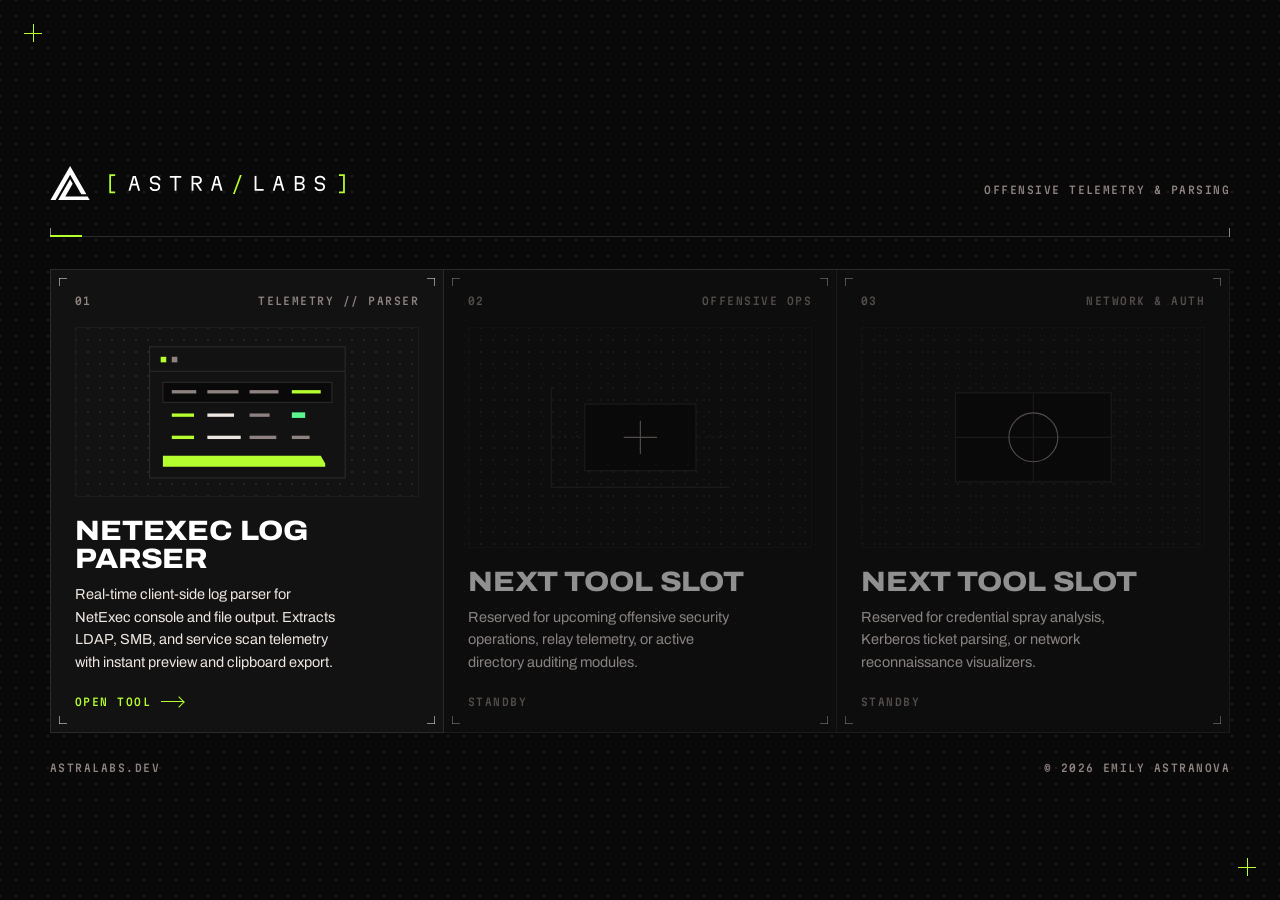
<file: tools/index.html>
<!DOCTYPE html>
<html lang="en">
<head>
  <meta charset="utf-8">
  <meta name="viewport" content="width=device-width, initial-scale=1">
  <meta name="theme-color" content="#0a0909">
  <meta name="color-scheme" content="dark">
  <title>AstraLabs Tools</title>
  <meta name="description" content="AstraLabs offensive security, telemetry, and parsing tools.">
  <link rel="canonical" href="https://astralabs.dev/tools/">

  <meta property="og:type" content="website">
  <meta property="og:site_name" content="AstraLabs">
  <meta property="og:url" content="https://astralabs.dev/tools/">
  <meta property="og:title" content="AstraLabs Tools">
  <meta property="og:description" content="Offensive security and telemetry parsing tools built for live operations.">
  <meta property="og:image" content="https://astralabs.dev/images/og.png">
  <meta property="og:image:width" content="1200">
  <meta property="og:image:height" content="630">
  <meta name="twitter:card" content="summary_large_image">
  <meta name="twitter:image" content="https://astralabs.dev/images/og.png">

  <link rel="icon" type="image/svg+xml" href="/favicon/favicon.svg">
  <link rel="icon" type="image/png" sizes="32x32" href="/favicon/favicon-32x32.png">
  <link rel="apple-touch-icon" sizes="180x180" href="/favicon/apple-touch-icon.png">

  <link rel="preconnect" href="https://fonts.googleapis.com">
  <link rel="preconnect" href="https://fonts.gstatic.com" crossorigin>
  <link rel="stylesheet" href="https://fonts.googleapis.com/css2?family=Archivo:wdth,wght@62..125,300..900&display=swap">
  <style>
    @font-face {
      font-family: "Martian Mono";
      src: url("/fonts/MartianMono-Variable.woff2") format("woff2");
      font-weight: 100 800;
      font-stretch: 75% 112.5%;
      font-display: swap;
    }

    :root {
      --void: #0a0909;
      --plate: #131212;
      --rule: #2c2a29;
      --rule-subtle: #1c1b1a;
      --mark: #ffffff;
      --bone: #ede6e1;
      --ash: #8e8380;
      --acid: #b6ff2e;
      --status-ok: #5af78e;
      --dot: rgb(237 230 225 / 9%);
      --sans: "Archivo", "Arial Narrow", system-ui, sans-serif;
      --mono: "Martian Mono", ui-monospace, Menlo, monospace;
      --edge: 24px;
      --snap: cubic-bezier(.3, 1.35, .5, 1);
      color-scheme: dark;
    }

    * { box-sizing: border-box; }

    html, body {
      margin: 0;
      min-height: 100%;
      background-color: var(--void);
      background-image: radial-gradient(var(--dot) 1px, transparent 1.2px);
      background-size: 16px 16px;
      background-position: 8px 8px;
      color: var(--bone);
      font-family: var(--sans);
    }

    body {
      min-height: 100vh;
      min-height: 100dvh;
      display: flex;
      flex-direction: column;
      padding: calc(var(--edge) + 40px) var(--edge) var(--edge);
    }

    .label {
      font-family: var(--mono);
      font-variation-settings: "wdth" 85;
      font-size: 10.5px;
      font-weight: 500;
      letter-spacing: .14em;
      text-transform: uppercase;
      color: var(--ash);
    }

    /* registration marks, top-left and bottom-right */
    .reg {
      position: fixed;
      width: 18px;
      height: 18px;
      pointer-events: none;
    }
    .reg::before, .reg::after { content: ""; position: absolute; background: var(--acid); }
    .reg::before { left: 50%; top: 0; width: 1px; height: 100%; }
    .reg::after { top: 50%; left: 0; height: 1px; width: 100%; }
    .reg-tl { top: var(--edge); left: var(--edge); }
    .reg-br { bottom: var(--edge); right: var(--edge); }

    main {
      width: 100%;
      max-width: 1180px;
      margin: auto;
    }

    header {
      display: flex;
      align-items: flex-end;
      justify-content: space-between;
      gap: 24px;
      margin-bottom: 28px;
    }

    .brand-group {
      display: flex;
      align-items: center;
      gap: 16px;
      flex-wrap: wrap;
    }

    .home {
      display: inline-flex;
      color: var(--mark);
      line-height: 0;
    }
    .home svg { width: min(300px, 62vw); height: auto; }
    .home:hover .wm-acid { fill: var(--mark); }

    .header-tag {
      font-family: var(--mono);
      font-variation-settings: "wdth" 85;
      font-size: 10.5px;
      font-weight: 500;
      letter-spacing: .14em;
      text-transform: uppercase;
      color: var(--ash);
      margin-bottom: 4px;
    }

    /* measurement rule: acid index segment, hairline, end ticks */
    .mrule {
      height: 9px;
      margin-bottom: 32px;
      background:
        linear-gradient(var(--acid), var(--acid)) left bottom / 32px 2px no-repeat,
        linear-gradient(var(--ash), var(--ash)) left bottom / 1px 9px no-repeat,
        linear-gradient(var(--ash), var(--ash)) right bottom / 1px 9px no-repeat,
        linear-gradient(var(--rule), var(--rule)) left bottom / 100% 1px no-repeat;
    }

    /* ---------- the picker ---------- */
    .picker {
      display: grid;
      grid-template-columns: repeat(3, minmax(0, 1fr));
      border-top: 1px solid var(--rule);
      border-left: 1px solid var(--rule);
    }

    .pick {
      position: relative;
      display: flex;
      flex-direction: column;
      min-height: 440px;
      padding: 24px;
      background: var(--plate);
      border-right: 1px solid var(--rule);
      border-bottom: 1px solid var(--rule);
      color: inherit;
      text-decoration: none;
      transition: background-color 40ms steps(1, end);
    }

    /* corner ticks */
    .pick::before {
      content: "";
      position: absolute;
      inset: 8px;
      pointer-events: none;
      --t: rgb(237 230 225 / 55%);
      background:
        linear-gradient(var(--t), var(--t)) left top / 8px 1px no-repeat,
        linear-gradient(var(--t), var(--t)) left top / 1px 8px no-repeat,
        linear-gradient(var(--t), var(--t)) right top / 8px 1px no-repeat,
        linear-gradient(var(--t), var(--t)) right top / 1px 8px no-repeat,
        linear-gradient(var(--t), var(--t)) left bottom / 8px 1px no-repeat,
        linear-gradient(var(--t), var(--t)) left bottom / 1px 8px no-repeat,
        linear-gradient(var(--t), var(--t)) right bottom / 8px 1px no-repeat,
        linear-gradient(var(--t), var(--t)) right bottom / 1px 8px no-repeat;
    }

    .pick:hover,
    .pick:focus-visible {
      background: var(--void);
      box-shadow: inset 2px 0 0 var(--acid);
    }
    .pick:hover::before,
    .pick:focus-visible::before { --t: var(--acid); }
    .pick:focus-visible { outline: 2px solid var(--acid); outline-offset: -2px; }

    .pick .label { display: flex; justify-content: space-between; }

    .art {
      flex: 1;
      display: grid;
      place-items: center;
      margin: 20px 0;
      min-height: 170px;
      background-image: radial-gradient(var(--dot) 1px, transparent 1.2px);
      background-size: 12px 12px;
      background-position: 6px 6px;
      border: 1px solid var(--rule-subtle);
    }
    .art svg { width: 78%; max-width: 280px; height: auto; overflow: visible; }

    h2 {
      margin: 0 0 10px;
      font-weight: 800;
      font-variation-settings: "wdth" 112;
      font-size: 28px;
      line-height: 1;
      letter-spacing: -.005em;
      text-transform: uppercase;
      color: var(--mark);
    }

    .pick p {
      margin: 0 0 22px;
      font-size: 14.5px;
      line-height: 1.55;
      color: var(--bone);
      max-width: 34ch;
    }

    .open {
      display: inline-flex;
      align-items: center;
      gap: 10px;
      font-family: var(--mono);
      font-variation-settings: "wdth" 85;
      font-size: 10.5px;
      font-weight: 500;
      letter-spacing: .14em;
      text-transform: uppercase;
      color: var(--acid);
    }
    .open i {
      display: inline-block;
      width: 22px;
      height: 1px;
      background: currentColor;
      position: relative;
      transition: width 200ms var(--snap);
    }
    .open i::after {
      content: "";
      position: absolute;
      right: 0;
      top: -3px;
      width: 7px;
      height: 7px;
      border-top: 1px solid currentColor;
      border-right: 1px solid currentColor;
      transform: rotate(45deg);
      transform-origin: center;
    }
    .pick:hover .open i,
    .pick:focus-visible .open i { width: 34px; }

    /* Empty slot styling */
    .pick.is-slot {
      opacity: 0.55;
      cursor: default;
    }
    .pick.is-slot:hover {
      background: var(--plate);
      box-shadow: none;
    }
    .pick.is-slot:hover::before {
      --t: rgb(237 230 225 / 55%);
    }

    /* Brand illustration tokens */
    .s-rule { stroke: var(--rule); }
    .s-ash { stroke: var(--ash); }
    .s-bone { stroke: var(--bone); }
    .s-acid { stroke: var(--acid); }
    .f-plate { fill: var(--plate); }
    .f-void { fill: var(--void); }
    .f-acid { fill: var(--acid); }
    .f-bone { fill: var(--bone); }
    .f-ash { fill: var(--ash); }
    .f-mark { fill: var(--mark); }
    .f-ok { fill: var(--status-ok); }

    footer {
      display: flex;
      justify-content: space-between;
      gap: 16px;
      flex-wrap: wrap;
      margin-top: 28px;
    }
    footer a { color: var(--ash); text-decoration: none; }
    footer a:hover { color: var(--acid); }

    @media (max-width: 900px) {
      .picker { grid-template-columns: 1fr; }
      .pick { min-height: 0; }
      .art { min-height: 150px; }
    }

    @media (max-width: 480px) {
      :root { --edge: 16px; }
      header { flex-direction: column; align-items: flex-start; }
      h2 { font-size: 24px; }
    }

    @media (prefers-reduced-motion: reduce) {
      .open i { transition: none; }
    }
  </style>
</head>
<body>
  <span class="reg reg-tl" aria-hidden="true"></span>
  <span class="reg reg-br" aria-hidden="true"></span>

  <main>
    <header>
      <div class="brand-group">
        <a class="home" href="/" aria-label="AstraLabs home">
          <svg viewBox="0 0 904.68 105" aria-hidden="true">
            <g transform="scale(0.20207)" class="f-mark">
              <path d="M0 519.62 L300 0 L542.84 420.62 L466.63 420.62 L300 132 L76.21 519.62 Z"/>
              <path d="M114.32 519.62 L300 198 L338.11 264 L228.63 453.62 L561.89 453.62 L600 519.62 Z"/>
            </g>
            <path class="f-mark" d="M236.7592696453283 74.9 249.69528673517203 30.1H258.7896060711095L271.72562316095326 74.9H265.8344737468908L254.34324571954704 34.4903671875H253.82804845392204L242.30322179376577 74.9ZM243.96086827814077 59.10796240234375V53.84401025390625H264.56882726251575V59.10796240234375Z M306.18802111017203 63.476000000000006Q307.0392149578283 66.8808232421875 309.78882213556267 68.6840341796875Q312.53842931329706 70.4872451171875 316.89525255548455 70.4872451171875Q321.44246349298453 70.4872451171875 324.0576693035314 68.35363623046875Q326.6728751140783 66.22002734375 326.6728751140783 62.535210937500004Q326.6728751140783 59.5559931640625 324.83606896173455 57.831185302734376Q322.9992628093908 56.10637744140625 319.2808477703283 55.680775390625L313.5688477703283 55.008775390625004Q307.46485802423456 54.25837744140625 304.35686315118767 51.13918017578125Q301.2488682781408 48.01998291015625 301.2488682781408 42.5767890625Q301.2488682781408 38.533591796875 303.20886486017207 35.55439453125Q305.1688614422033 32.575197265625 308.7192559734533 30.912Q312.2696505047033 29.248802734374998 317.00724571954703 29.248802734374998Q321.7336436687658 29.248802734374998 325.2840382000158 30.844801025390623Q328.8344327312658 32.44079931640625 330.8952286297033 35.425598632812495Q332.9560245281408 38.41039794921875 333.2360245281408 42.644H327.84887169610954Q327.0536778484533 38.72397607421875 324.24807237970333 36.61836547851563Q321.4424669109533 34.5127548828125 317.00724571954703 34.5127548828125Q312.2248340984533 34.5127548828125 309.4808272625158 36.674363769531254Q306.7368204265783 38.83597265625 306.7368204265783 42.5767890625Q306.7368204265783 45.5560068359375 308.59602623712516 47.2584150390625Q310.45523204767204 48.9608232421875 314.1288477703283 49.431224609375L319.8408477703283 50.103224609375005Q325.9896368328283 50.8088232421875 329.07523204767205 53.950420166015626Q332.1608272625158 57.09201708984375 332.1608272625158 62.535210937500004Q332.1608272625158 66.52240820312501 330.2624310222814 69.49600512695314Q328.36403478204704 72.46960205078126 324.93684093439083 74.11039965820314Q321.50964708673456 75.75119726562501 316.89525255548455 75.75119726562501Q312.15765392267207 75.75119726562501 308.6184583660314 74.29519897460938Q305.0792628093908 72.83920068359376 303.04086656915644 70.07840136718751Q301.0024703289221 67.31760205078126 300.7112696453283 63.476000000000006Z M375.7736710125158 74.9V35.3639521484375H361.2584669109533V30.1H395.86642589532835V35.3639521484375H381.35122179376583V74.9Z M426.95766417657836 74.9V30.1H443.66803136407833Q447.9912320476721 30.1 451.1776317058752 31.651198974609375Q454.36403136407836 33.20239794921875 456.1168306804846 36.08639624023438Q457.86962999689086 38.97039453125 457.86962999689086 42.9239931640625Q457.86962999689086 46.68719384765625 456.09443102228147 49.4759931640625Q454.31923204767213 52.264792480468756 451.132832389469 53.838391113281254Q447.9464327312659 55.41198974609375 443.66803136407833 55.41198974609375H432.5352149578284V74.9ZM452.3928785320471 74.9 439.0648648601721 54.403996582031255H445.2472115398596L458.87762316095336 74.9ZM432.5352149578284 50.5736328125H443.8248340984534Q447.6664566570471 50.5736328125 449.97926793634394 48.479222900390624Q452.29207921564085 46.384812988281254 452.29207921564085 42.96879248046875Q452.29207921564085 39.50797265625 449.97926793634394 37.43596240234375Q447.6664566570471 35.3639521484375 443.8248340984534 35.3639521484375H432.5352149578284Z M485.3992696453284 74.9 498.33528673517213 30.1H507.4296060711096L520.3656231609534 74.9H514.4744737468909L502.98324571954714 34.4903671875H502.4680484539221L490.9432217937659 74.9ZM492.60086827814087 59.10796240234375V53.84401025390625H513.2088272625159V59.10796240234375Z M617.0664600750158 74.9V30.1H622.6440108562658V69.63604785156251H644.2824464031409V74.9Z M671.8792696453282 74.9 684.815286735172 30.1H693.9096060711096L706.8456231609533 74.9H700.9544737468908L689.463245719547 34.4903671875H688.9480484539221L677.4232217937658 74.9ZM679.0808682781408 59.10796240234375V53.84401025390625H699.6888272625158V59.10796240234375Z M738.2504737468907 74.9V30.1H752.5864395672032Q759.597640250797 30.1 763.6184378582188 33.331197265625Q767.6392354656407 36.56239453125 767.6392354656407 42.1959931640625Q767.6392354656407 45.600802734375 765.8472303386876 48.02560546875Q764.0552252117345 50.450408203125 760.8072149578283 51.35760546875V52.1864013671875Q764.424823844547 53.2055986328125 766.4016282879063 55.938399658203124Q768.3784327312658 58.67120068359375 768.3784327312658 62.5800068359375Q768.3784327312658 68.33680615234375 764.1728358074377 71.61840307617189Q759.9672388836095 74.9 752.5864395672032 74.9ZM743.8280245281408 69.725646484375H752.5864395672032Q757.5480587078282 69.725646484375 760.174470328922 67.76003759765626Q762.8008819500158 65.79442871093751 762.8008819500158 62.221612304687504Q762.8008819500158 58.62639453125 760.174470328922 56.66078564453125Q757.5480587078282 54.695176757812504 752.5864395672032 54.695176757812504H743.8280245281408ZM743.8280245281408 49.812020507812505H752.5864395672032Q757.279259391422 49.812020507812505 759.7656710125157 47.930411621093754Q762.2520826336095 46.048802734375 762.2520826336095 42.5543876953125Q762.2520826336095 39.0375712890625 759.7656710125157 37.15596240234375Q757.279259391422 35.274353515625 752.5864395672032 35.274353515625H743.8280245281408Z M803.468021110172 63.476000000000006Q804.3192149578282 66.8808232421875 807.0688221355626 68.6840341796875Q809.818429313297 70.4872451171875 814.1752525554845 70.4872451171875Q818.7224634929845 70.4872451171875 821.3376693035314 68.35363623046875Q823.9528751140782 66.22002734375 823.9528751140782 62.535210937500004Q823.9528751140782 59.5559931640625 822.1160689617345 57.831185302734376Q820.2792628093907 56.10637744140625 816.5608477703282 55.680775390625L810.8488477703282 55.008775390625004Q804.7448580242344 54.25837744140625 801.6368631511875 51.13918017578125Q798.5288682781407 48.01998291015625 798.5288682781407 42.5767890625Q798.5288682781407 38.533591796875 800.488864860172 35.55439453125Q802.4488614422032 32.575197265625 805.9992559734533 30.912Q809.5496505047032 29.248802734374998 814.287245719547 29.248802734374998Q819.0136436687657 29.248802734374998 822.5640382000157 30.844801025390623Q826.1144327312658 32.44079931640625 828.1752286297033 35.425598632812495Q830.2360245281408 38.41039794921875 830.5160245281407 42.644H825.1288716961095Q824.3336778484532 38.72397607421875 821.5280723797032 36.61836547851563Q818.7224669109532 34.5127548828125 814.287245719547 34.5127548828125Q809.5048340984532 34.5127548828125 806.7608272625157 36.674363769531254Q804.0168204265782 38.83597265625 804.0168204265782 42.5767890625Q804.0168204265782 45.5560068359375 805.8760262371251 47.2584150390625Q807.735232047672 48.9608232421875 811.4088477703282 49.431224609375L817.1208477703282 50.103224609375005Q823.2696368328283 50.8088232421875 826.355232047672 53.950420166015626Q829.4408272625158 57.09201708984375 829.4408272625158 62.535210937500004Q829.4408272625158 66.52240820312501 827.5424310222813 69.49600512695314Q825.644034782047 72.46960205078126 822.2168409343908 74.11039965820314Q818.7896470867345 75.75119726562501 814.1752525554845 75.75119726562501Q809.437653922672 75.75119726562501 805.8984583660314 74.29519897460938Q802.3592628093908 72.83920068359376 800.3208665691564 70.07840136718751Q798.2824703289219 67.31760205078126 797.9912696453282 63.476000000000006Z"/>
            <path class="f-acid wm-acid" d="M196.50642589532828 25.12723828125V29.9879931640625H183.96241905939078V77.25200683593751H196.50642589532828V82.11276171875001H178.69846691095327V25.12723828125Z M578.3368204265784 27.412 557.1240245281408 84.42H551.7480723797033L572.9608682781409 27.412Z M871.4184669109533 25.12723828125H889.2264258953282V82.11276171875001H871.4184669109533V77.25200683593751H883.9624737468907V29.9879931640625H871.4184669109533Z"/>
          </svg>
        </a>
      </div>
      <div class="header-tag">Offensive Telemetry & Parsing</div>
    </header>
    <div class="mrule" aria-hidden="true"></div>

    <nav class="picker" aria-label="AstraLabs tools">
      <!-- Tool 01: NetExec Log Parser -->
      <a class="pick" href="/tools/netexec/">
        <span class="label"><span>01</span><span>Telemetry // Parser</span></span>
        <span class="art" aria-hidden="true">
          <svg viewBox="0 0 240 150">
            <!-- Terminal outline -->
            <rect class="f-plate s-rule" x="32" y="16" width="176" height="118" stroke-width="1"/>
            <!-- Terminal titlebar line -->
            <path class="s-rule" d="M32 38 H208" stroke-width="1"/>
            <rect class="f-acid" x="42" y="25" width="5" height="5"/>
            <rect class="f-ash" x="52" y="25" width="5" height="5"/>
            <!-- Table header representation -->
            <rect class="f-void s-rule" x="44" y="48" width="152" height="18" stroke-width="1"/>
            <rect class="f-ash" x="52" y="55" width="22" height="3"/>
            <rect class="f-ash" x="84" y="55" width="28" height="3"/>
            <rect class="f-ash" x="122" y="55" width="26" height="3"/>
            <rect class="f-acid" x="160" y="55" width="26" height="3"/>
            <!-- Table rows representation -->
            <rect class="f-plate s-rule-subtle" x="44" y="70" width="152" height="16" stroke-width="1"/>
            <rect class="f-acid" x="52" y="76" width="20" height="3"/>
            <rect class="f-bone" x="84" y="76" width="24" height="3"/>
            <rect class="f-ash" x="122" y="76" width="18" height="3"/>
            <rect class="f-ok" x="160" y="75" width="12" height="5"/>

            <rect class="f-plate s-rule-subtle" x="44" y="90" width="152" height="16" stroke-width="1"/>
            <rect class="f-acid" x="52" y="96" width="20" height="3"/>
            <rect class="f-bone" x="84" y="96" width="30" height="3"/>
            <rect class="f-ash" x="122" y="96" width="24" height="3"/>
            <rect class="f-ash" x="160" y="96" width="16" height="3"/>

            <!-- Status tag footer -->
            <polygon class="f-acid" points="44,114 186,114 190,121 190,124 44,124"/>
          </svg>
        </span>
        <h2>NetExec Log Parser</h2>
        <p>Real-time client-side log parser for NetExec console and file output. Extracts LDAP, SMB, and service scan telemetry with instant preview and clipboard export.</p>
        <span class="open">Open tool <i></i></span>
      </a>

      <!-- Placeholder Tool 02 -->
      <div class="pick is-slot">
        <span class="label"><span>02</span><span>Offensive Ops</span></span>
        <span class="art" aria-hidden="true">
          <svg viewBox="0 0 240 150">
            <path class="s-rule" d="M40 120 H200 M40 30 V120" stroke-width="1" fill="none"/>
            <path class="s-rule" d="M40 75 H200" stroke-width="1" stroke-dasharray="2 4" fill="none"/>
            <rect class="f-void s-rule" x="70" y="45" width="100" height="60" stroke-width="1"/>
            <path class="s-ash" d="M120 60 V90 M105 75 H135" stroke-width="1"/>
          </svg>
        </span>
        <h2>Next tool slot</h2>
        <p>Reserved for upcoming offensive security operations, relay telemetry, or active directory auditing modules.</p>
        <span class="label" style="margin-top:auto; color:var(--ash);">STANDBY</span>
      </div>

      <!-- Placeholder Tool 03 -->
      <div class="pick is-slot">
        <span class="label"><span>03</span><span>Network & Auth</span></span>
        <span class="art" aria-hidden="true">
          <svg viewBox="0 0 240 150">
            <rect class="f-void s-rule" x="50" y="35" width="140" height="80" stroke-width="1"/>
            <path class="s-rule" d="M50 75 H190 M120 35 V115" stroke-width="1"/>
            <circle class="s-ash" cx="120" cy="75" r="22" stroke-width="1" fill="none"/>
          </svg>
        </span>
        <h2>Next tool slot</h2>
        <p>Reserved for credential spray analysis, Kerberos ticket parsing, or network reconnaissance visualizers.</p>
        <span class="label" style="margin-top:auto; color:var(--ash);">STANDBY</span>
      </div>
    </nav>

    <footer>
      <a class="label" href="/">astralabs.dev</a>
      <span class="label">© 2026 Emily Astranova</span>
    </footer>
  </main>
</body>
</html>
</file>
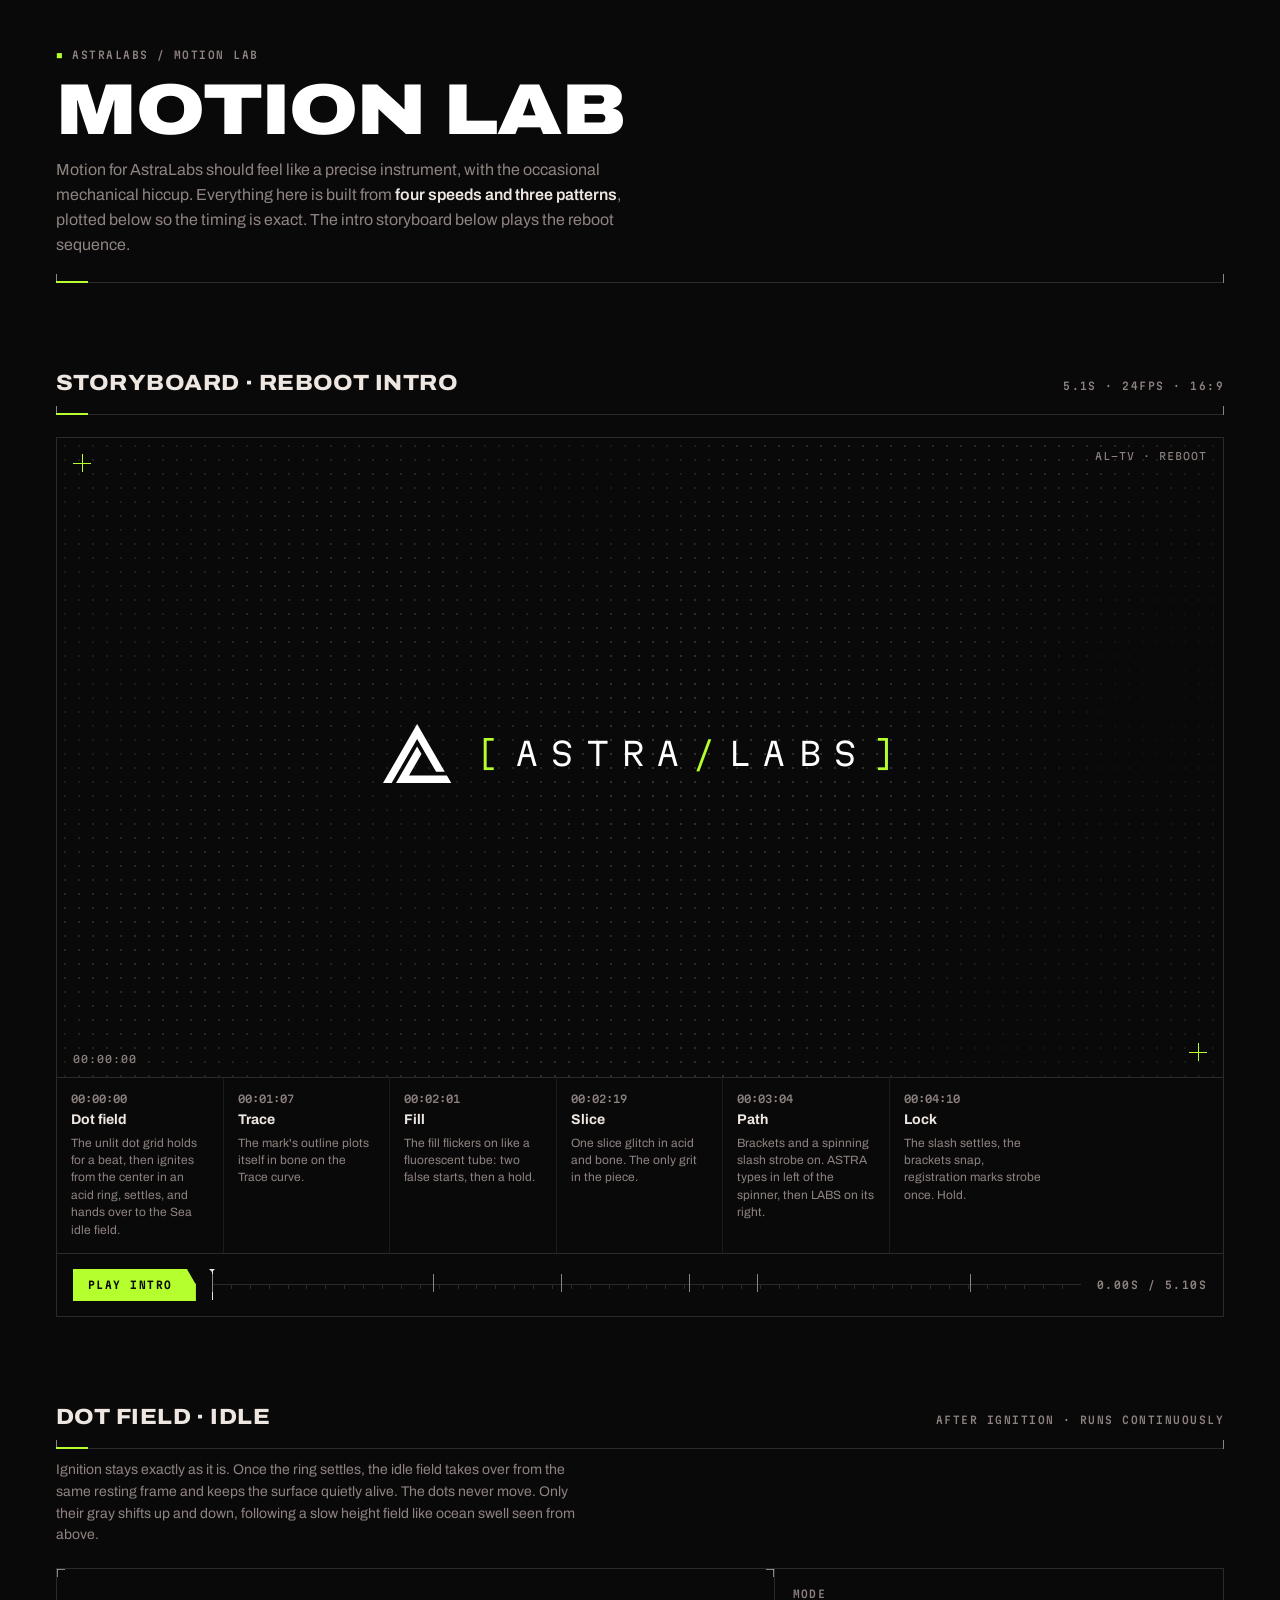
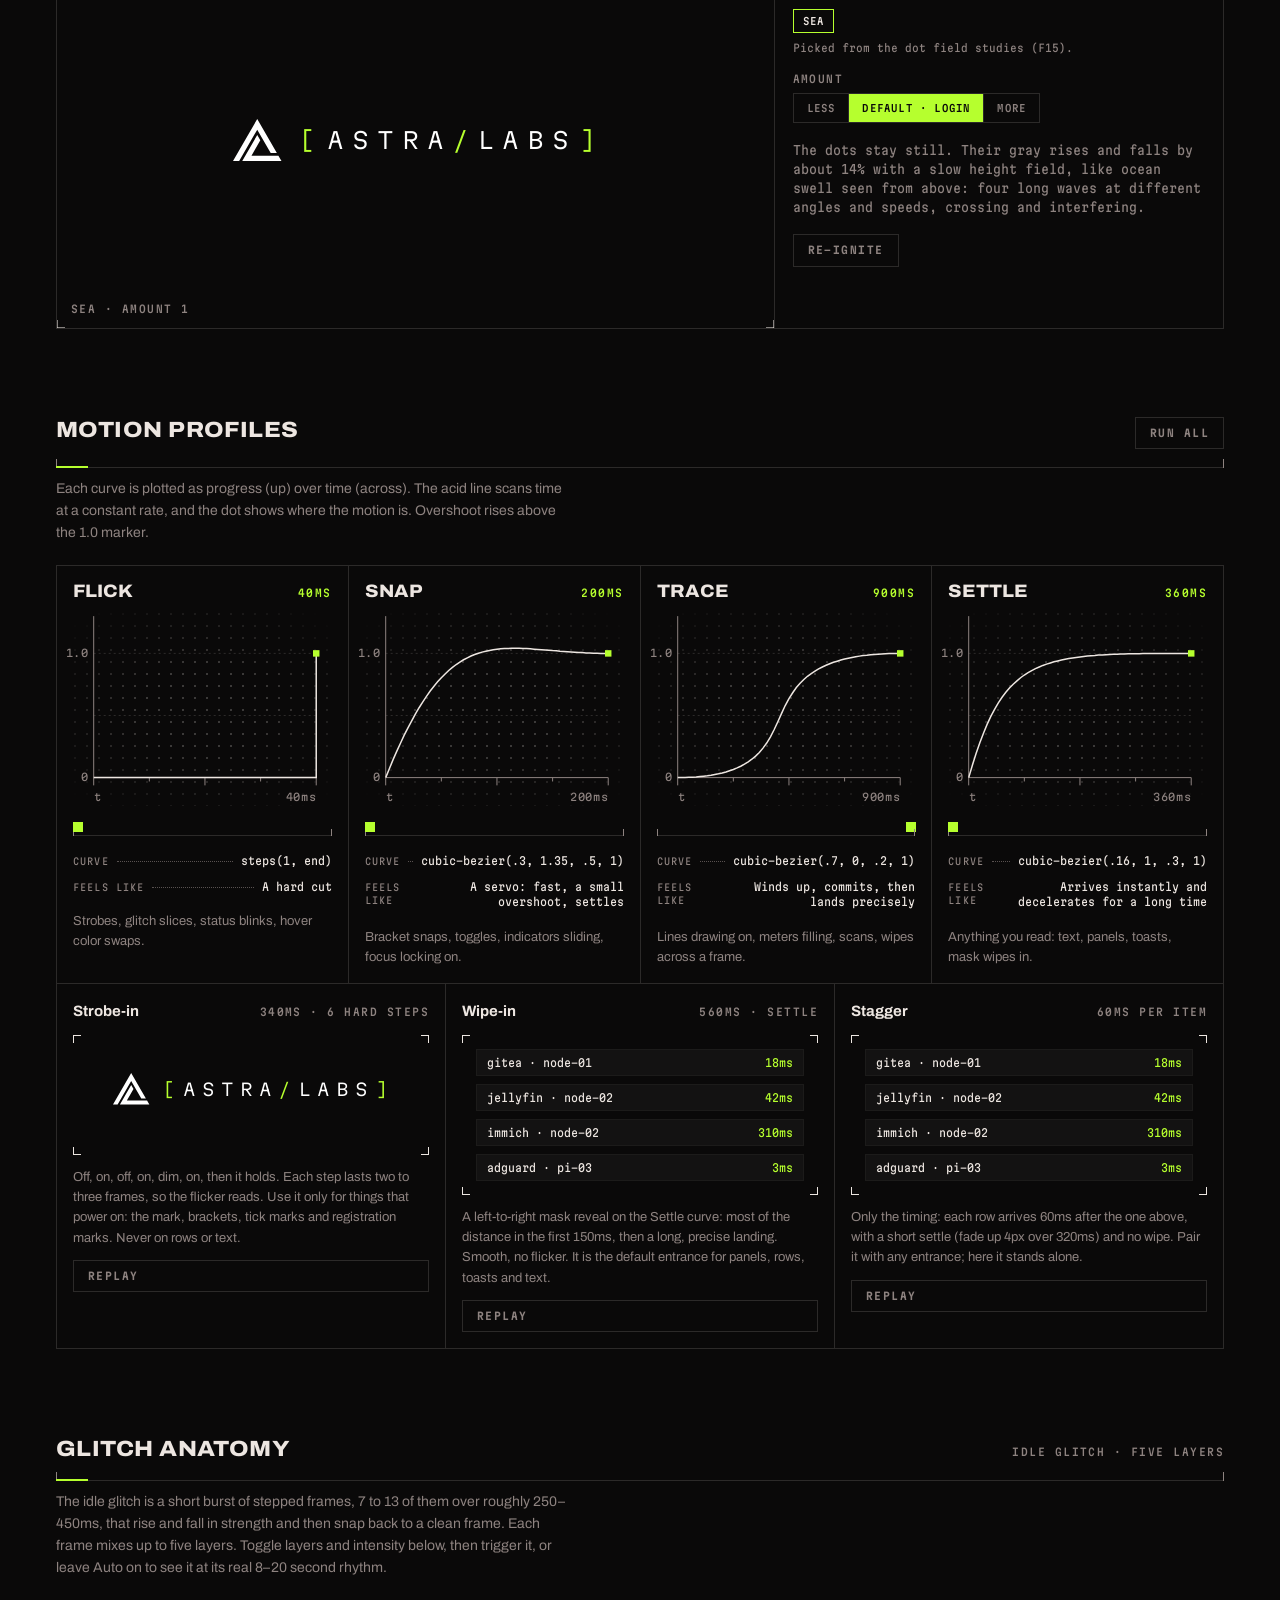
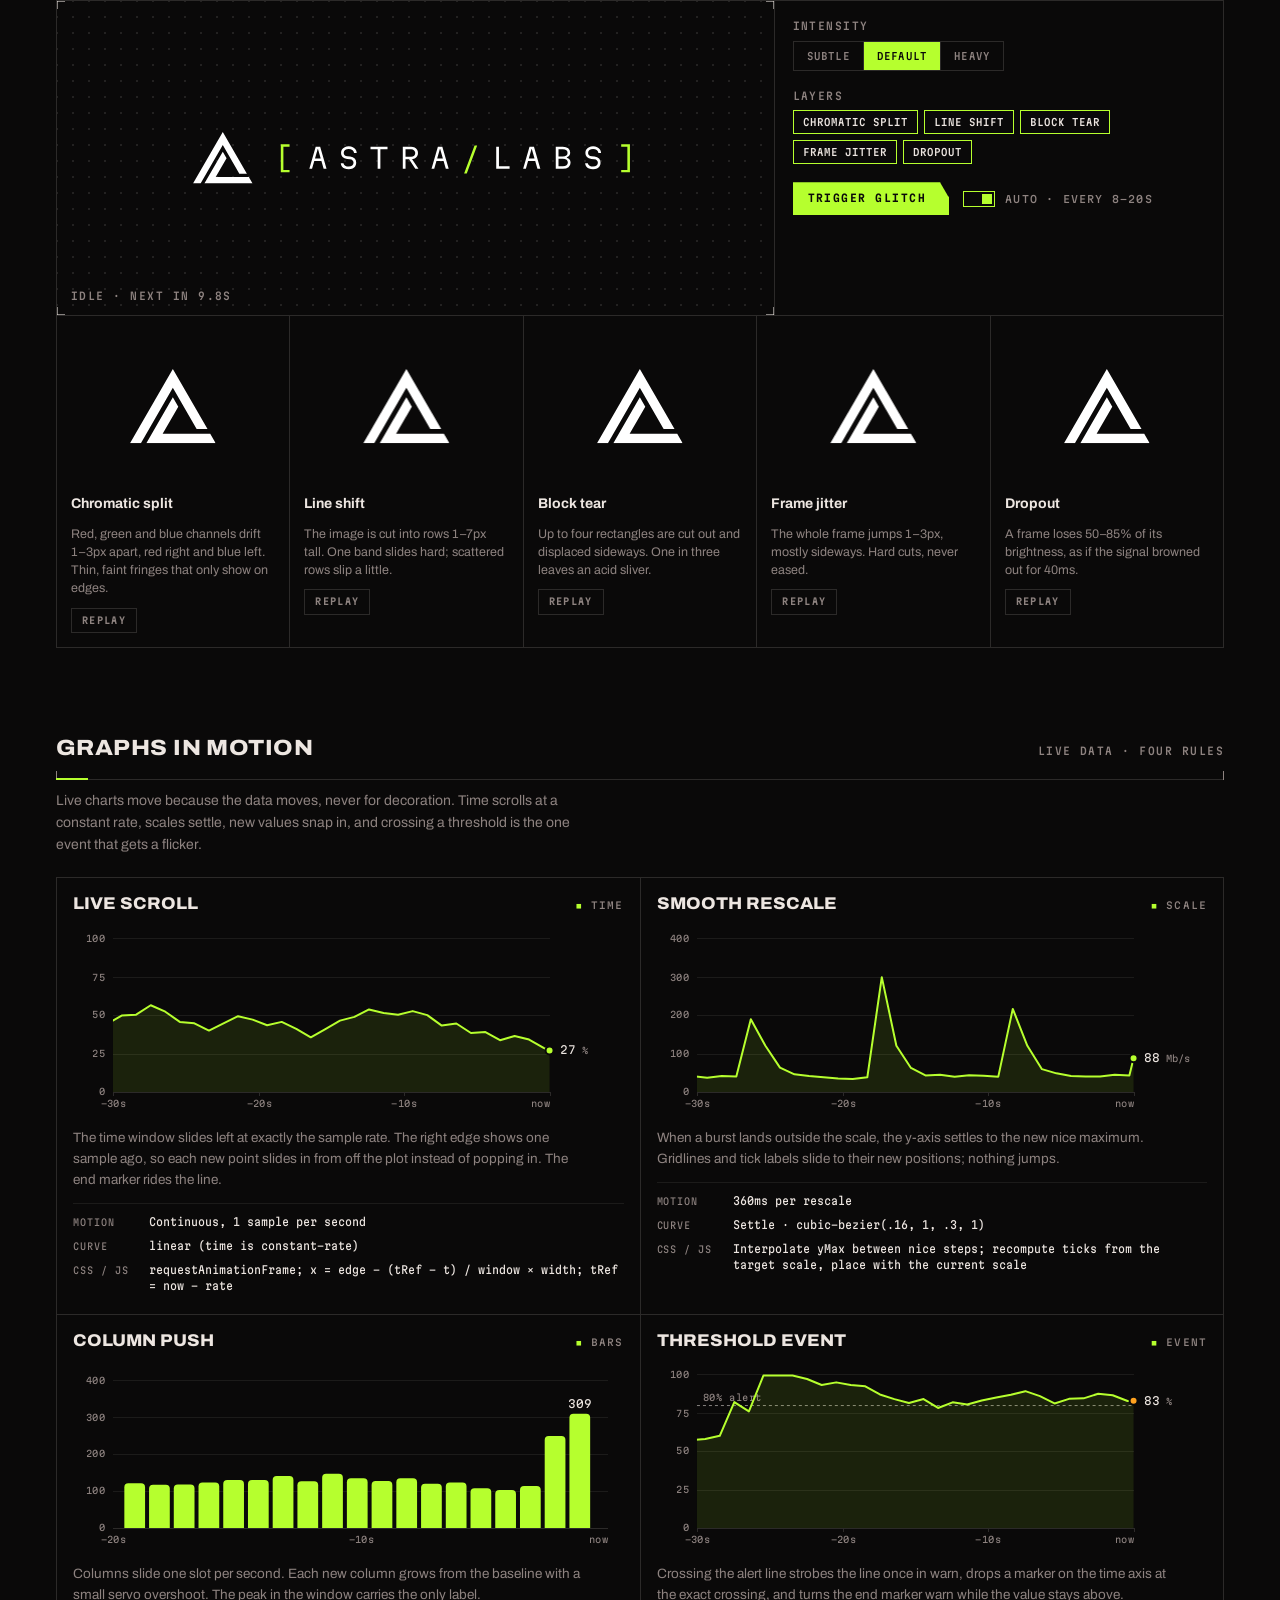
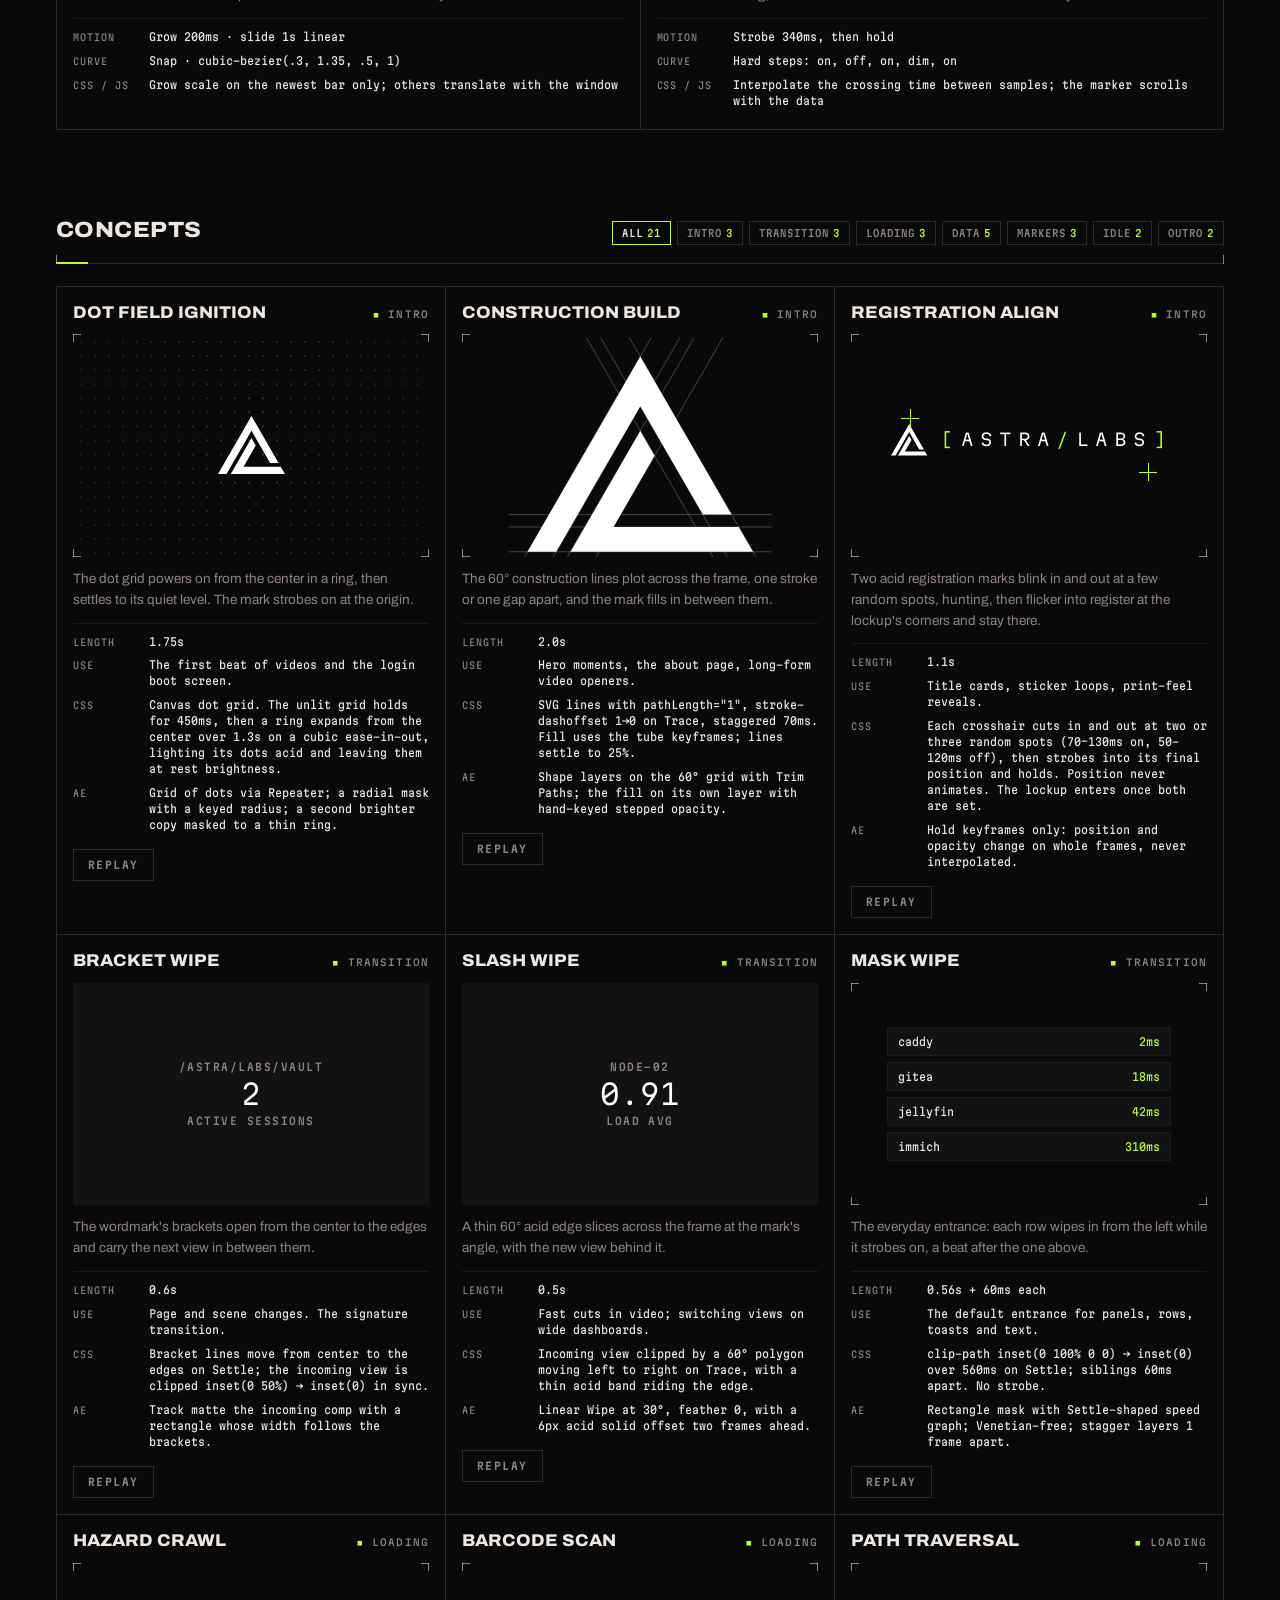
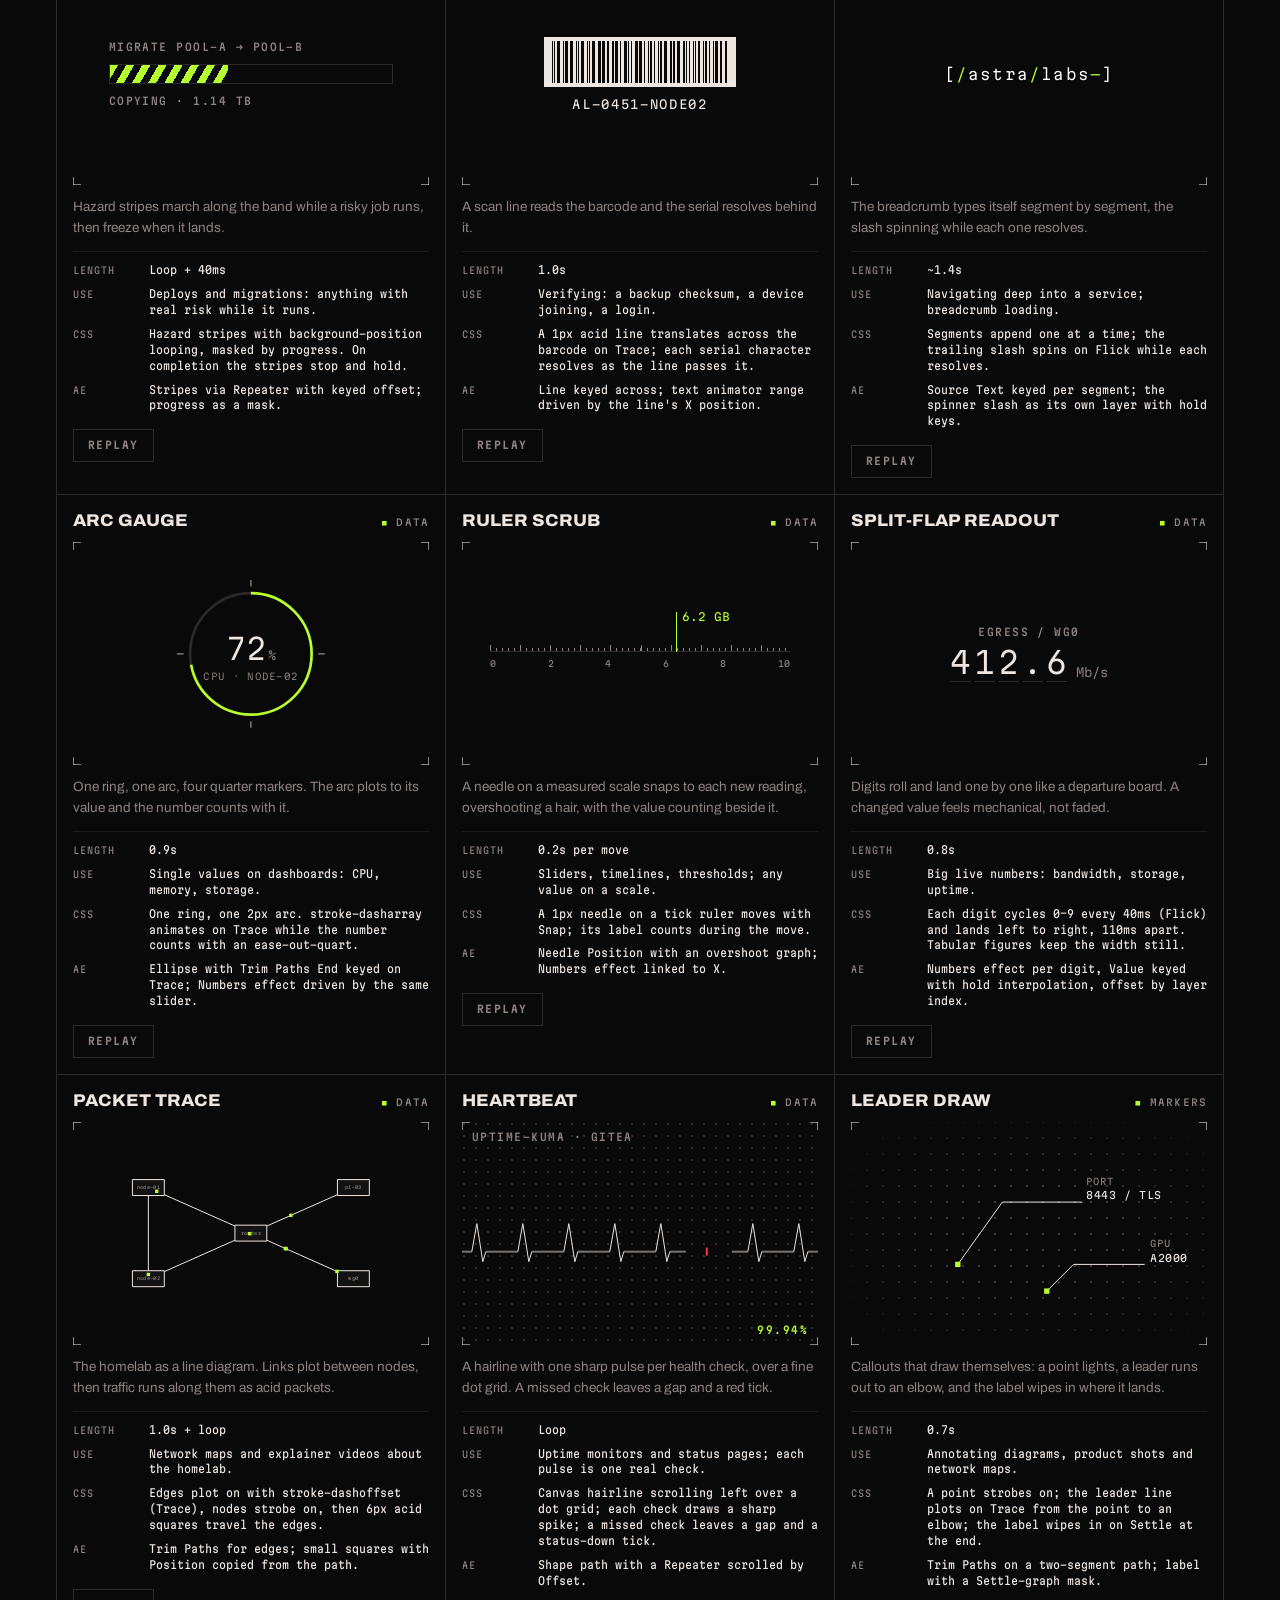
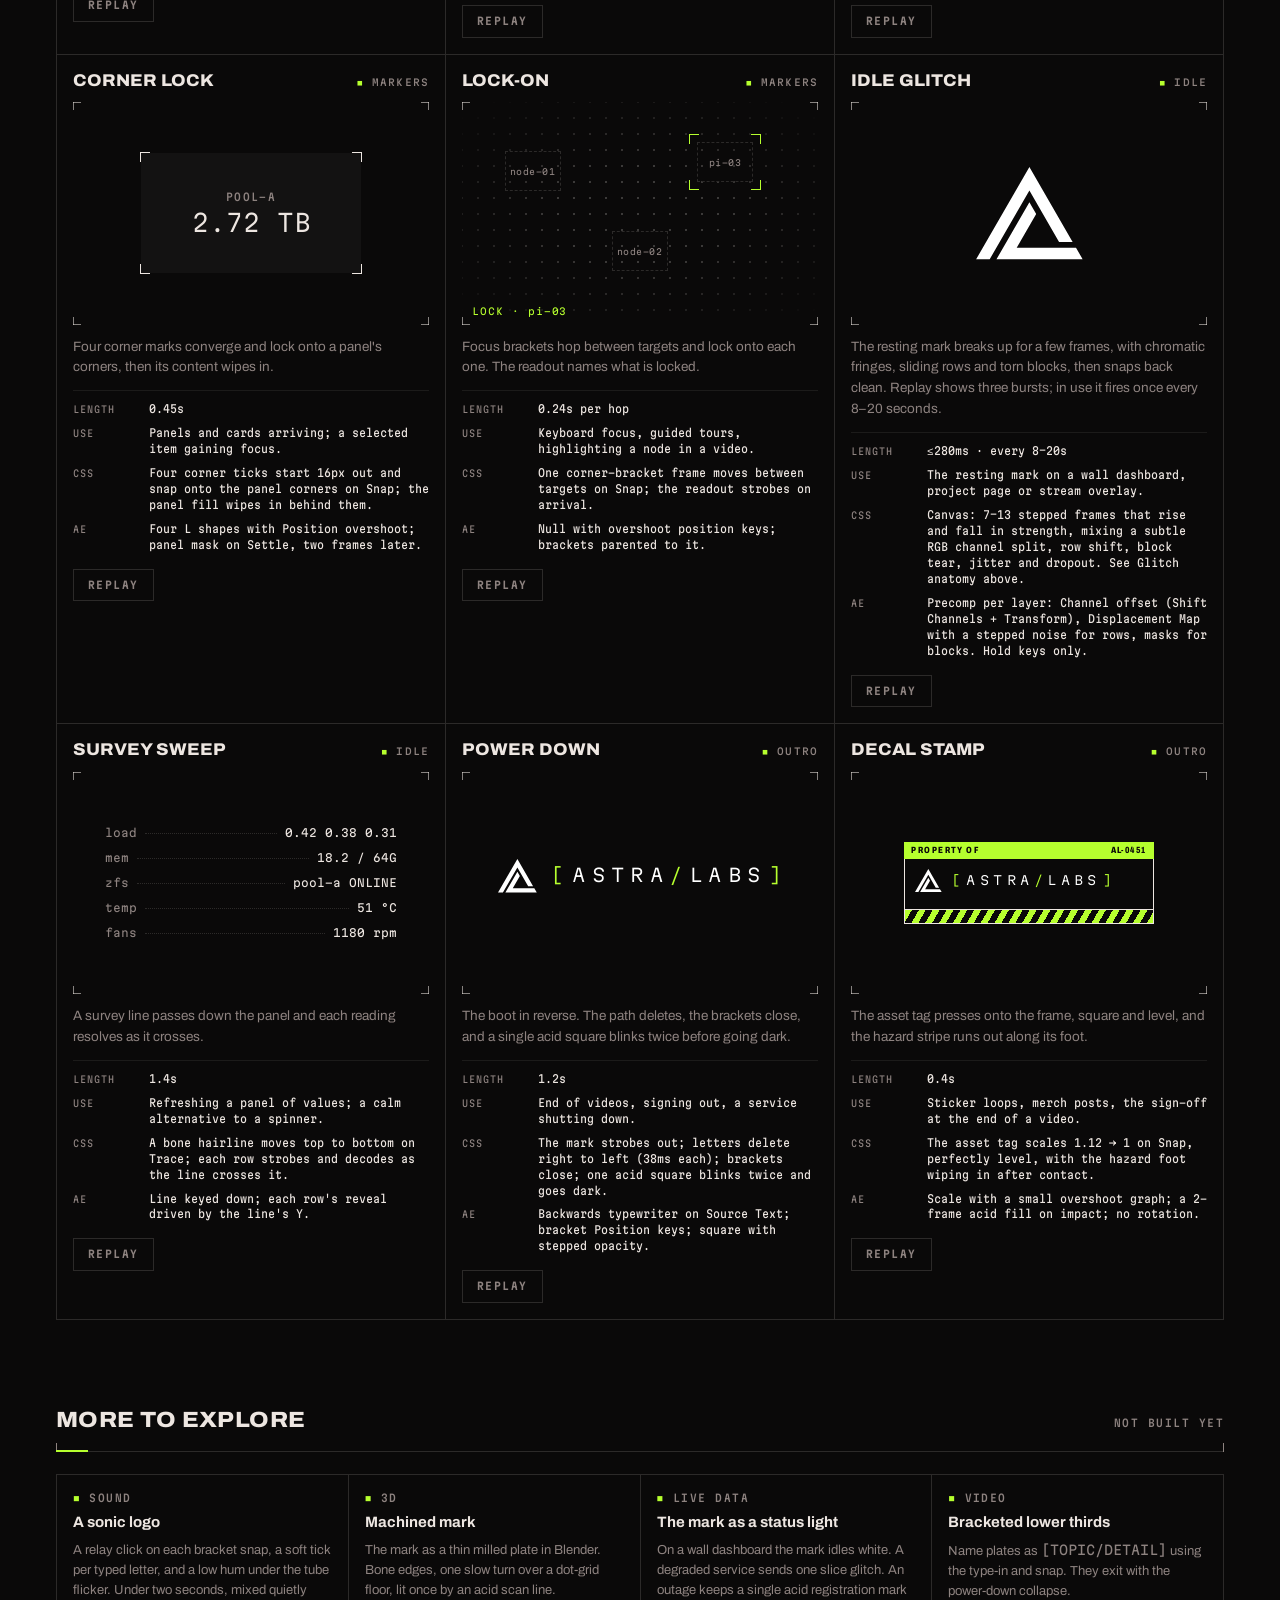
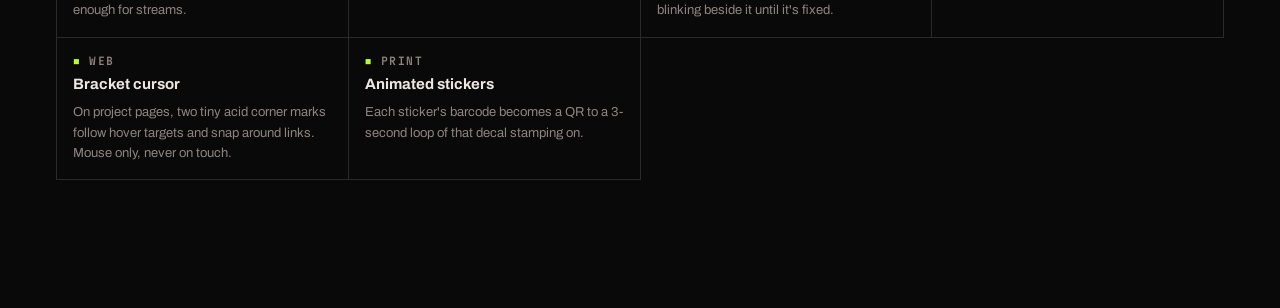
<file: design/motion-lab/index.html>
<!doctype html>
<html lang="en">
<head>
<meta charset="utf-8">
<meta name="viewport" content="width=device-width, initial-scale=1">
<meta name="theme-color" content="#0a0909">
<meta name="color-scheme" content="dark">
<meta name="description" content="How AstraLabs moves: speeds and easing, the reboot intro, the dot field, the idle glitch and motion concepts.">
<link rel="canonical" href="https://astralabs.dev/design/motion-lab/">
<meta property="og:type" content="website">
<meta property="og:site_name" content="AstraLabs">
<meta property="og:url" content="https://astralabs.dev/design/motion-lab/">
<meta property="og:title" content="AstraLabs Motion Lab">
<meta property="og:description" content="How AstraLabs moves: speeds and easing, the reboot intro, the dot field, the idle glitch and motion concepts.">
<meta property="og:image" content="https://astralabs.dev/images/og.png">
<meta property="og:image:width" content="1200">
<meta property="og:image:height" content="630">
<meta name="twitter:card" content="summary_large_image">
<meta name="twitter:image" content="https://astralabs.dev/images/og.png">
<link rel="icon" type="image/svg+xml" href="/favicon/favicon.svg">
<link rel="icon" type="image/png" sizes="32x32" href="/favicon/favicon-32x32.png">
<link rel="apple-touch-icon" sizes="180x180" href="/favicon/apple-touch-icon.png">
<title>AstraLabs Motion Lab</title>

<link rel="preconnect" href="https://fonts.googleapis.com">
<link rel="preconnect" href="https://fonts.gstatic.com" crossorigin>
<link rel="stylesheet" href="https://fonts.googleapis.com/css2?family=Archivo:wdth,wght@62..125,300..900&family=Martian+Mono:wdth,wght@75..112.5,100..800&display=swap">
<style>
/* Layout: storyboard (16:9 stage + shot list + timeline), then the motion profiles plotted on dot grids, then a contact sheet of concepts. Line markers and masked dot grids carry the detail. Dark-only by design. */
:root {
  color-scheme: dark;
  --void: #0a0909; --plate: #131212; --rule: #2c2a29; --rule-subtle: #1c1b1a;
  --mark: #ffffff; --bone: #ede6e1; --ash: #8e8380; --acid: #b6ff2e; --acid-hi: #ccff6b; --on-acid: #0a0909; --down: #ff2e3a; --ok: #4dff88; --warn: #ffa21f;
  --dot: color-mix(in oklab, var(--bone) 22%, transparent);
  --font-display: "Archivo", "Arial Narrow", system-ui, sans-serif;
  --font-mono: "Martian Mono", ui-monospace, Menlo, monospace;
  --gutter: clamp(16px, 4vw, 48px);
}
* { box-sizing: border-box; }
[hidden] { display: none !important; }
html { scrollbar-color: var(--rule) var(--void); }
body { background: var(--void); color: var(--bone); font-family: var(--font-display); font-size: 15px; line-height: 1.55; }
h1, h2, h3 { margin: 0; text-wrap: balance; }
p { margin: 0; max-width: 65ch; }
button { font: inherit; color: inherit; }
:focus-visible { outline: 2px solid var(--acid); outline-offset: 3px; }
.label { font-family: var(--font-mono); font-size: 10.5px; line-height: 1.3; font-weight: 500; letter-spacing: .14em; text-transform: uppercase; font-variation-settings: "wdth" 85; color: var(--ash); }
.label b { color: var(--acid); font-weight: 500; }
.wrap { max-width: 1280px; margin: 0 auto; padding-inline: var(--gutter); padding-block: 40px 120px; display: grid; gap: 88px; }
.intro { display: grid; gap: 16px; }
.intro h1 { font: 900 clamp(38px, 6vw, 72px)/.9 var(--font-display); font-variation-settings: "wdth" 118; text-transform: uppercase; color: var(--mark); letter-spacing: -.01em; }
.intro p { color: var(--ash); font-size: 16px; }
.intro strong { color: var(--bone); font-weight: 600; }
.sec-head { display: grid; gap: 10px; margin-bottom: 22px; }
.sec-head .t { display: flex; flex-wrap: wrap; justify-content: space-between; align-items: baseline; gap: 8px 24px; }
.sec-head h2 { font: 800 22px/1.15 var(--font-display); font-variation-settings: "wdth" 110; text-transform: uppercase; letter-spacing: .02em; }
.sec-head p { color: var(--ash); font-size: 14px; }
.mrule { position: relative; height: 9px; border-bottom: 1px solid var(--rule); }
.mrule::before, .mrule::after { content: ""; position: absolute; bottom: -1px; width: 1px; height: 9px; background: var(--ash); }
.mrule::before { left: 0; } .mrule::after { right: 0; }
.mrule i { position: absolute; left: 0; bottom: -1px; width: 32px; height: 2px; background: var(--acid); }
.dots { background-image: radial-gradient(circle at center, var(--dot) 0 1px, transparent 1.4px); background-size: 16px 16px; background-position: 8px 8px; }
.dots.fade { -webkit-mask-image: radial-gradient(ellipse 70% 65% at 50% 50%, #000 35%, transparent 100%); mask-image: radial-gradient(ellipse 70% 65% at 50% 50%, #000 35%, transparent 100%); }
.ticks { --tk: var(--bone); --tl: 8px; background:
  linear-gradient(var(--tk), var(--tk)) top left / var(--tl) 1px no-repeat, linear-gradient(var(--tk), var(--tk)) top left / 1px var(--tl) no-repeat,
  linear-gradient(var(--tk), var(--tk)) top right / var(--tl) 1px no-repeat, linear-gradient(var(--tk), var(--tk)) top right / 1px var(--tl) no-repeat,
  linear-gradient(var(--tk), var(--tk)) bottom left / var(--tl) 1px no-repeat, linear-gradient(var(--tk), var(--tk)) bottom left / 1px var(--tl) no-repeat,
  linear-gradient(var(--tk), var(--tk)) bottom right / var(--tl) 1px no-repeat, linear-gradient(var(--tk), var(--tk)) bottom right / 1px var(--tl) no-repeat; }
.btn { display: inline-flex; align-items: center; gap: 8px; font: 600 10.5px/1 var(--font-mono); letter-spacing: .14em; text-transform: uppercase; font-variation-settings: "wdth" 85; padding: 10px 14px; border: 1px solid var(--rule); cursor: pointer; background: transparent; color: var(--ash); white-space: nowrap; transition: color 40ms steps(1), border-color 40ms steps(1); }
.btn:hover { color: var(--bone); border-color: var(--bone); }
.btn-primary { --cut: 9px; background: var(--acid); border-color: var(--acid); color: var(--on-acid); clip-path: polygon(0 0, calc(100% - var(--cut)) 0, 100% calc(var(--cut) * 1.732), 100% 100%, 0 100%); padding-right: 22px; }
.btn-primary:hover { background: var(--acid-hi); border-color: var(--acid-hi); color: var(--on-acid); }
.btn:disabled { opacity: .4; pointer-events: none; }
.chips { display: flex; flex-wrap: wrap; gap: 6px; }
.chip { border: 1px solid var(--rule); background: transparent; padding: 6px 9px; font: 500 10px/1 var(--font-mono); letter-spacing: .1em; text-transform: uppercase; color: var(--ash); cursor: pointer; font-variation-settings: "wdth" 85; }
.chip[aria-pressed="true"] { border-color: var(--acid); color: var(--bone); }
.chip span { color: var(--acid); margin-left: 4px; }

/* brand atoms */
.mk { display: block; color: var(--mark); overflow: visible; flex: none; }
.mk .ol path { fill: none; stroke: var(--bone); stroke-width: 1.5; vector-effect: non-scaling-stroke; stroke-dasharray: 1; opacity: 0; }
.mk .fl path { fill: currentColor; }
.wm { display: inline-flex; align-items: baseline; font-family: var(--font-mono); font-weight: 300; font-variation-settings: "wdth" 112.5; text-transform: uppercase; line-height: 1; color: var(--mark); white-space: nowrap; }
.wm .in { letter-spacing: .36em; }
.wm .br, .wm .sl { color: var(--acid); }
.wm .br { display: inline-block; }
.wm .lb { margin-right: .5em; } .wm .rb { margin-left: .14em; }
.wm .sl { display: inline-block; min-width: .62em; text-align: center; font-style: normal; }
.wm .cur { display: inline-block; width: .6em; height: 1em; background: var(--acid); vertical-align: -.12em; margin-right: .36em; }
.lock { display: inline-flex; align-items: center; gap: .42em; line-height: 1; }
.lock .mk { height: 1.05em; width: auto; }
.lock .wm { font-size: .56em; }
.reg { position: absolute; width: 18px; height: 18px; }
.reg::before, .reg::after { content: ""; position: absolute; background: var(--acid); }
.reg::before { left: 50%; top: 0; width: 1px; height: 100%; } .reg::after { top: 50%; left: 0; height: 1px; width: 100%; }
.gw { position: relative; display: inline-block; }
.gw .g { position: absolute; inset: 0; opacity: 0; pointer-events: none; }
.gw .g.k { color: var(--acid); } .gw .g.n { color: var(--bone); }
.gw .g .mk, .gw .g .wm, .gw .g .wm .br, .gw .g .wm .sl { color: inherit; }
.gw.glitching .g { opacity: 1; }
.gw.glitching .g.k { clip-path: inset(var(--t1) 0 var(--b1) 0); transform: translateX(var(--x1)); }
.gw.glitching .g.n { clip-path: inset(var(--t2) 0 var(--b2) 0); transform: translateX(var(--x2)); }

/* ---------- storyboard ---------- */
.board { display: grid; grid-template-columns: minmax(0, 1fr); border: 1px solid var(--rule); }
.board > * { min-width: 0; }
.screen { position: relative; aspect-ratio: 16 / 9; max-height: 640px; width: 100%; background: var(--void); overflow: hidden; border-bottom: 1px solid var(--rule); }
.screen > .dots { position: absolute; inset: 0; background-size: 20px 20px; }
.screen .center { position: absolute; inset: 0; display: grid; place-items: center; }
.screen .lock { font-size: clamp(28px, 4.4vw, 58px); }
.screen .tc { position: absolute; left: 16px; bottom: 12px; font: 400 10px var(--font-mono); color: var(--ash); letter-spacing: .1em; font-variant-numeric: tabular-nums; }
.screen .corner { position: absolute; right: 16px; top: 12px; font: 400 10px var(--font-mono); color: var(--ash); letter-spacing: .1em; }
.shots { display: grid; grid-template-columns: repeat(7, minmax(0, 1fr)); }
.shot { display: grid; align-content: start; gap: 4px; padding: 12px 14px 14px; border-right: 1px solid var(--rule-subtle); position: relative; }
.shot:last-child { border-right: 0; }
.shot .t { font: 500 10.5px var(--font-mono); color: var(--ash); font-variant-numeric: tabular-nums; padding-top: 2px; }
.shot h3 { font-size: 14px; font-weight: 700; }
.shot p { color: var(--ash); font-size: 12px; line-height: 1.45; }
.shot.on .t { color: var(--acid); }
.shot.on::before { content: ""; position: absolute; left: 0; right: 0; top: -1px; height: 2px; background: var(--acid); }
.timeline { grid-column: 1 / -1; border-top: 1px solid var(--rule); padding: 14px 16px; display: flex; align-items: center; gap: 16px; flex-wrap: wrap; }
.track { position: relative; height: 34px; flex: 1 1 300px; min-width: 0; }
.track .base { position: absolute; left: 0; right: 0; top: 16px; height: 1px; background: var(--rule); }
.track .minor { position: absolute; left: 0; right: 0; top: 17px; height: 4px; background: repeating-linear-gradient(90deg, var(--rule) 0 1px, transparent 1px calc(100% / 46)); }
.track .fill { position: absolute; left: 0; top: 15px; height: 3px; background: var(--acid); width: 0; }
.track .mkr { position: absolute; top: 6px; width: 1px; height: 18px; background: var(--ash); }
.track .mkr span { position: absolute; top: -4px; left: 4px; font: 400 8.5px var(--font-mono); color: var(--ash); white-space: nowrap; }
.track .head { position: absolute; top: 2px; width: 1px; height: 30px; background: var(--bone); left: 0; }
.track .head::before { content: ""; position: absolute; top: -1px; left: -3px; border: 3.5px solid transparent; border-top-color: var(--bone); }

/* ---------- profiles ---------- */
.profiles { display: grid; grid-template-columns: repeat(4, minmax(0, 1fr)); border-top: 1px solid var(--rule); border-left: 1px solid var(--rule); }
.prof { border-right: 1px solid var(--rule); border-bottom: 1px solid var(--rule); padding: 16px; display: grid; gap: 12px; align-content: start; min-width: 0; }
.prof h3 { font: 800 18px/1 var(--font-display); font-variation-settings: "wdth" 108; text-transform: uppercase; }
.prof .head { display: flex; justify-content: space-between; align-items: baseline; gap: 8px; }
.plot { position: relative; aspect-ratio: 4 / 3; }
.plot .dots { position: absolute; inset: 0; background-size: 12px 12px; }
.plot svg { position: absolute; inset: 0; width: 100%; height: 100%; overflow: visible; }
.plot .axis { stroke: var(--ash); stroke-width: 1; vector-effect: non-scaling-stroke; }
.plot .guide { stroke: var(--rule); stroke-width: 1; stroke-dasharray: 2 3; vector-effect: non-scaling-stroke; }
.plot .curve { fill: none; stroke: var(--bone); stroke-width: 1.5; vector-effect: non-scaling-stroke; }
.plot .scan { stroke: var(--acid); stroke-width: 1; vector-effect: non-scaling-stroke; }
.plot .pt { fill: var(--acid); }
.plot text { font: 400 8px var(--font-mono); fill: var(--ash); letter-spacing: .06em; }
.runner { position: relative; height: 18px; border-bottom: 1px solid var(--rule); }
.runner::before, .runner::after { content: ""; position: absolute; bottom: -1px; width: 1px; height: 7px; background: var(--ash); }
.runner::before { left: 0; } .runner::after { right: 0; }
.runner i { position: absolute; left: 0; bottom: 3px; width: 10px; height: 10px; background: var(--acid); }
.prof dl { display: grid; gap: 0; margin: 0; font: 400 11px/1.4 var(--font-mono); font-variation-settings: "wdth" 85; }
.prof dl div { display: flex; gap: 8px; align-items: baseline; padding: 5px 0; }
.prof dt { color: var(--ash); font-size: 9.5px; letter-spacing: .12em; text-transform: uppercase; }
.prof dl i { flex: 1; border-bottom: 1px dotted color-mix(in oklab, var(--ash) 60%, transparent); transform: translateY(-3px); }
.prof dd { margin: 0; color: var(--bone); text-align: right; }
.prof p { color: var(--ash); font-size: 13px; }
.patterns { display: grid; grid-template-columns: repeat(3, minmax(0, 1fr)); border-left: 1px solid var(--rule); }
.pat { border-right: 1px solid var(--rule); border-bottom: 1px solid var(--rule); padding: 16px; display: grid; gap: 12px; align-content: start; min-width: 0; }
.pat h3 { font-size: 15px; font-weight: 700; }
.pat p { color: var(--ash); font-size: 13px; }
.pat .demo { min-height: 120px; display: grid; gap: 8px; align-content: center; padding: 14px; position: relative; }
.pat .demo .row { display: flex; justify-content: space-between; gap: 8px; padding: 6px 10px; background: var(--plate); border: 1px solid var(--rule-subtle); font: 400 11px var(--font-mono); font-variation-settings: "wdth" 85; }
.pat .demo .row b { font-weight: 400; color: var(--acid); }

/* ---------- concept sheet ---------- */
.sheet { display: grid; grid-template-columns: repeat(3, minmax(0, 1fr)); border-top: 1px solid var(--rule); border-left: 1px solid var(--rule); }
.card { border-right: 1px solid var(--rule); border-bottom: 1px solid var(--rule); padding: 16px; display: grid; gap: 12px; align-content: start; min-width: 0; }
.card .head { display: flex; justify-content: space-between; align-items: baseline; gap: 8px; }
.card h3 { font: 800 17px/1.15 var(--font-display); font-variation-settings: "wdth" 106; text-transform: uppercase; }
.cat { font: 500 9.5px/1 var(--font-mono); letter-spacing: .12em; text-transform: uppercase; color: var(--ash); white-space: nowrap; }
.cat::before { content: "■ "; color: var(--acid); }
.stage { position: relative; aspect-ratio: 16 / 10; background-color: var(--void); overflow: hidden; display: grid; place-items: center; }
.stage.ticks { --tk: color-mix(in oklab, var(--bone) 55%, transparent); background-color: var(--void); }
.card p { color: var(--ash); font-size: 13.5px; }
.spec { display: grid; gap: 0; margin: 0; font: 400 11px/1.45 var(--font-mono); font-variation-settings: "wdth" 85; border-top: 1px solid var(--rule-subtle); padding-top: 6px; }
.spec div { display: grid; grid-template-columns: 64px minmax(0, 1fr); gap: 12px; padding: 4px 0; }
.spec dt { color: var(--ash); letter-spacing: .1em; text-transform: uppercase; font-size: 9.5px; padding-top: 2px; }
.spec dd { margin: 0; color: var(--bone); }
.card .btn { justify-self: start; }

/* stage pieces */
.s-dots { position: absolute; inset: 0; }
.panel-x { position: absolute; inset: 0; display: grid; place-items: center; align-content: center; gap: 6px; text-align: center; background: var(--void); }
.panel-x .big { font: 300 28px/1 var(--font-mono); color: var(--bone); font-variant-numeric: tabular-nums; }
.panel-x.b { background: var(--plate); }
.panel-x.b .big { color: var(--mark); }
.bracket-v { position: absolute; top: 20%; bottom: 20%; width: 12px; border: 1px solid var(--acid); }
.bracket-v.l { border-right: 0; } .bracket-v.r { border-left: 0; }
.hz-band { width: 80%; height: 20px; border: 1px solid var(--rule); position: relative; overflow: hidden; }
.hz-band .stripes { position: absolute; inset: 0; background: repeating-linear-gradient(120deg, var(--acid) 0 7px, transparent 7px 14px); }
.hz-band .mask { position: absolute; top: 0; bottom: 0; right: 0; background: var(--void); }
.barcode { display: flex; align-items: stretch; padding: 4px 8px; background: var(--bone); height: 50px; position: relative; }
.barcode i { display: block; background: var(--void); }
.scan { position: absolute; top: -8px; bottom: -8px; width: 1px; background: var(--acid); left: 0; opacity: 0; }
.serial { font: 400 12px var(--font-mono); letter-spacing: .14em; color: var(--bone); margin-top: 10px; text-align: center; font-variant-numeric: tabular-nums; }
.path { font: 300 15px var(--font-mono); letter-spacing: .08em; color: var(--mark); white-space: nowrap; }
.path .a { color: var(--acid); }
.flap { display: flex; gap: 3px; font: 300 30px/1 var(--font-mono); color: var(--bone); font-variant-numeric: tabular-nums; }
.flap span { display: inline-block; min-width: .66em; text-align: center; border-bottom: 1px solid var(--rule); padding-bottom: 4px; }
.flap span.u { font-size: 12px; color: var(--ash); align-self: end; border: 0; min-width: 0; padding-left: 6px; }
.gauge { width: 46%; height: auto; overflow: visible; }
.gauge .trk { fill: none; stroke: var(--rule); stroke-width: 2; }
.gauge .arc { fill: none; stroke: var(--acid); stroke-width: 2; }
.gauge .mk4 { stroke: var(--ash); stroke-width: 1; }
.gauge text { fill: var(--bone); font: 300 22px var(--font-mono); font-variant-numeric: tabular-nums; }
.gauge .u { fill: var(--ash); font-size: 9px; }
.gauge .sub { fill: var(--ash); font-size: 7px; letter-spacing: .14em; }
.ruler2 { width: 84%; display: grid; gap: 6px; position: relative; }
.ruler2 .scale { height: 14px; background: repeating-linear-gradient(90deg, var(--ash) 0 1px, transparent 1px 10%) left bottom / calc(100% + 1px) 6px no-repeat, repeating-linear-gradient(90deg, var(--ash) 0 1px, transparent 1px 2%) left bottom / calc(100% + 1px) 3px no-repeat; border-bottom: 1px solid var(--rule); }
.ruler2 .nums { display: flex; justify-content: space-between; font: 400 8.5px var(--font-mono); color: var(--ash); }
.ruler2 .needle { position: absolute; top: -26px; left: 0; width: 1px; height: 40px; background: var(--acid); }
.ruler2 .needle span { position: absolute; top: -2px; left: 6px; font: 400 11px var(--font-mono); color: var(--acid); white-space: nowrap; font-variant-numeric: tabular-nums; }
canvas.fill { position: absolute; inset: 0; width: 100%; height: 100%; }
.target { position: absolute; width: 56px; height: 40px; border: 1px dashed var(--rule); display: grid; place-items: center; font: 400 8.5px var(--font-mono); color: var(--ash); letter-spacing: .06em; }
.frame { position: absolute; width: 72px; height: 56px; pointer-events: none; }
.frame i { position: absolute; width: 10px; height: 10px; border: 0 solid var(--acid); }
.frame i:nth-child(1) { top: 0; left: 0; border-top-width: 1px; border-left-width: 1px; }
.frame i:nth-child(2) { top: 0; right: 0; border-top-width: 1px; border-right-width: 1px; }
.frame i:nth-child(3) { bottom: 0; left: 0; border-bottom-width: 1px; border-left-width: 1px; }
.frame i:nth-child(4) { bottom: 0; right: 0; border-bottom-width: 1px; border-right-width: 1px; }
.lockread { position: absolute; left: 10px; bottom: 8px; font: 400 9.5px var(--font-mono); color: var(--acid); letter-spacing: .1em; }
.survey { width: 82%; display: grid; position: relative; }
.survey .r { display: flex; align-items: baseline; gap: 8px; padding: 6px 0; font: 400 11px var(--font-mono); color: var(--ash); font-variant-numeric: tabular-nums; }
.survey .r i { flex: 1; border-bottom: 1px dotted var(--rule); transform: translateY(-3px); }
.survey .r b { color: var(--bone); font-weight: 400; }
.survey .line { position: absolute; left: -6%; right: -6%; height: 1px; background: var(--bone); top: 0; opacity: 0; }
.tag { width: 70%; display: grid; }
.tag .bar { display: flex; justify-content: space-between; background: var(--acid); color: var(--on-acid); padding: 4px 7px; font: 800 9px/1 var(--font-display); font-variation-settings: "wdth" 75; letter-spacing: .16em; text-transform: uppercase; }
.tag .body { border: 1px solid var(--bone); border-top: 0; padding: 10px; }
.tag .body .lock { font-size: 22px; }
.tag .foot { height: 14px; border: 1px solid var(--bone); border-top: 0; background: repeating-linear-gradient(120deg, var(--acid) 0 6px, transparent 6px 12px); }
.net .edge { stroke: var(--bone); stroke-width: 1; fill: none; vector-effect: non-scaling-stroke; stroke-dasharray: 1; }
.net .node { fill: var(--plate); stroke: var(--bone); stroke-width: 1; vector-effect: non-scaling-stroke; }
.net .pk { fill: var(--acid); }
.net text { font: 400 8px var(--font-mono); fill: var(--ash); letter-spacing: .08em; }
.leader svg { position: absolute; inset: 0; width: 100%; height: 100%; overflow: visible; }
.leader .ld { stroke: var(--bone); stroke-width: 1; fill: none; vector-effect: non-scaling-stroke; }
.leader .pt { fill: var(--acid); }
.leader .lbl { position: absolute; font: 400 10px/1.4 var(--font-mono); color: var(--bone); letter-spacing: .06em; }
.leader .lbl small { display: block; color: var(--ash); font-size: 9px; letter-spacing: .12em; text-transform: uppercase; }
.corner-panel { width: 62%; height: 54%; position: relative; background: var(--plate); display: grid; place-items: center; align-content: center; gap: 4px; }
.corner-panel .v { font: 300 24px var(--font-mono); color: var(--bone); }
.corner-panel .c { position: absolute; width: 10px; height: 10px; border: 0 solid var(--bone); }
.corner-panel .c1 { top: -1px; left: -1px; border-top-width: 1px; border-left-width: 1px; }
.corner-panel .c2 { top: -1px; right: -1px; border-top-width: 1px; border-right-width: 1px; }
.corner-panel .c3 { bottom: -1px; left: -1px; border-bottom-width: 1px; border-left-width: 1px; }
.corner-panel .c4 { bottom: -1px; right: -1px; border-bottom-width: 1px; border-right-width: 1px; }
.mw-list { width: 80%; display: grid; gap: 6px; }
.mw-list div { display: flex; justify-content: space-between; padding: 7px 10px; background: var(--plate); border: 1px solid var(--rule-subtle); font: 400 11px var(--font-mono); font-variation-settings: "wdth" 85; }
.mw-list b { font-weight: 400; color: var(--acid); }

.ideas { display: grid; grid-template-columns: repeat(auto-fit, minmax(260px, 1fr)); border-top: 1px solid var(--rule); border-left: 1px solid var(--rule); }
.idea { border-right: 1px solid var(--rule); border-bottom: 1px solid var(--rule); padding: 16px; display: grid; gap: 6px; align-content: start; }
.idea h3 { font-size: 15px; font-weight: 700; }
.idea p { color: var(--ash); font-size: 13px; }


/* ---------- charts ---------- */
.chart { position: relative; min-width: 0; }
.chart svg { display: block; width: 100%; overflow: visible; }
.chart .gl { stroke: var(--rule-subtle); stroke-width: 1; shape-rendering: crispEdges; }
.chart .base { stroke: var(--rule); stroke-width: 1; shape-rendering: crispEdges; }
.chart .tick { font: 400 9px var(--font-mono); fill: var(--ash); letter-spacing: .04em; font-variant-numeric: tabular-nums; }
.chart .endv { font: 400 11px var(--font-mono); fill: var(--bone); font-variant-numeric: tabular-nums; }
.chart .endv tspan.u { fill: var(--ash); font-size: 9px; }
.chart .ln { fill: none; stroke-width: 2; stroke-linejoin: round; stroke-linecap: round; }
.chart .thr { stroke: var(--bone); stroke-width: 1; stroke-dasharray: 3 3; opacity: .55; }
.chart .thr-l { font: 400 9px var(--font-mono); fill: var(--ash); letter-spacing: .06em; }
.chart .xh { stroke: var(--bone); stroke-width: 1; opacity: .5; shape-rendering: crispEdges; }
.chart .evt { stroke: var(--warn); stroke-width: 1; shape-rendering: crispEdges; }
.chart .hit { fill: transparent; cursor: crosshair; }
.chart .mk-bar { cursor: default; }
.chart .mk-bar:hover, .chart .mk-bar.on { filter: brightness(1.25); }
.chart .dots-bg { position: absolute; inset: 0 0 22px 36px; background-image: radial-gradient(circle at center, color-mix(in oklab, var(--bone) 14%, transparent) 0 1px, transparent 1.4px); background-size: 12px 12px; pointer-events: none; }
.tt { position: absolute; z-index: 5; pointer-events: none; background: var(--plate); border: 1px solid var(--rule); padding: 7px 9px; display: grid; gap: 3px; font: 400 11px/1.35 var(--font-mono); font-variation-settings: "wdth" 85; color: var(--bone); white-space: nowrap; font-variant-numeric: tabular-nums; }
.tt .h { color: var(--ash); font-size: 9.5px; letter-spacing: .1em; text-transform: uppercase; }
.tt .r { display: flex; align-items: center; gap: 8px; justify-content: space-between; }
.tt .r span:first-child { display: inline-flex; align-items: center; gap: 6px; color: var(--ash); }
.tt i { display: inline-block; width: 10px; height: 2px; }
.ch-head { display: flex; flex-wrap: wrap; justify-content: space-between; align-items: baseline; gap: 6px 14px; }
.ch-head h3 { font-size: 15px; font-weight: 700; }
.ch-head .acts { display: flex; gap: 6px; align-items: center; }
.ch-legend { display: flex; flex-wrap: wrap; gap: 4px 16px; font: 400 10.5px var(--font-mono); color: var(--ash); font-variation-settings: "wdth" 85; }
.ch-legend span { display: inline-flex; align-items: center; gap: 7px; }
.ch-legend i { width: 14px; height: 2px; display: inline-block; }
.ch-legend i.sq { width: 8px; height: 8px; }
.ch-legend i.st-ok { background: var(--ok); } .ch-legend i.st-warn { background: repeating-linear-gradient(120deg, var(--warn) 0 2px, transparent 2px 4px); outline: 1px solid var(--warn); } .ch-legend i.st-down { background: var(--down); }
.ch-table { overflow-x: auto; max-height: 240px; overflow-y: auto; border: 1px solid var(--rule); }
.ch-table table { width: 100%; border-collapse: collapse; font: 400 11.5px var(--font-mono); font-variation-settings: "wdth" 85; font-variant-numeric: tabular-nums; }
.ch-table th { text-align: left; font-weight: 500; font-size: 9.5px; letter-spacing: .12em; text-transform: uppercase; color: var(--ash); padding: 8px 10px; border-bottom: 1px solid var(--rule); background: var(--plate); position: sticky; top: 0; }
.ch-table td { padding: 7px 10px; border-bottom: 1px solid var(--rule-subtle); }
.ch-table td:not(:first-child), .ch-table th:not(:first-child) { text-align: right; }
.ch-note { font: 400 10.5px var(--font-mono); color: var(--ash); font-variation-settings: "wdth" 85; }
.ch-note b { color: var(--bone); font-weight: 400; }
.ch-live { display: inline-flex; align-items: center; gap: 6px; font: 500 9.5px var(--font-mono); letter-spacing: .12em; text-transform: uppercase; color: var(--ash); }
.ch-live::before { content: ""; width: 6px; height: 6px; background: var(--acid); }
.ch-live.paused::before { background: var(--ash); }
.mini-btn { border: 1px solid var(--rule); background: transparent; padding: 5px 8px; font: 500 9.5px/1 var(--font-mono); letter-spacing: .12em; text-transform: uppercase; color: var(--ash); cursor: pointer; font-variation-settings: "wdth" 85; }
.mini-btn:hover, .mini-btn[aria-pressed="true"] { color: var(--bone); border-color: var(--bone); }

.gim { display: grid; grid-template-columns: repeat(2, minmax(0, 1fr)); border-top: 1px solid var(--rule); border-left: 1px solid var(--rule); }
.gim .card .chart { min-height: 190px; }
@media (max-width: 860px) { .gim { grid-template-columns: 1fr; } }

/* ---------- glitch anatomy ---------- */
.glx { display: grid; grid-template-columns: minmax(0, 1.6fr) minmax(0, 1fr); border: 1px solid var(--rule); }
.glx > * { min-width: 0; }
.glx-stage { position: relative; aspect-ratio: 16 / 7; background-color: var(--void); border-right: 1px solid var(--rule); --tk: color-mix(in oklab, var(--bone) 55%, transparent); }
.glx-stage canvas { position: absolute; inset: 0; width: 100%; height: 100%; }
.glx-read { position: absolute; left: 14px; bottom: 12px; font-variant-numeric: tabular-nums; }
.glx-ctl { padding: 18px; display: grid; gap: 18px; align-content: start; }
.ctl-row { display: grid; gap: 8px; }
.ctl-row:last-child { display: flex; flex-wrap: wrap; align-items: center; gap: 14px; }
.seg2 { display: inline-flex; border: 1px solid var(--rule); justify-self: start; }
.seg2 button { border: 0; background: transparent; padding: 9px 13px; font: 500 10px/1 var(--font-mono); letter-spacing: .12em; text-transform: uppercase; color: var(--ash); cursor: pointer; font-variation-settings: "wdth" 85; }
.seg2 button + button { border-left: 1px solid var(--rule); }
.seg2 button[aria-pressed="true"] { background: var(--acid); color: var(--on-acid); }
.tgl { display: inline-flex; align-items: center; gap: 10px; font: 500 10px var(--font-mono); letter-spacing: .12em; text-transform: uppercase; color: var(--ash); cursor: pointer; }
.tgl input { appearance: none; -webkit-appearance: none; width: 32px; height: 16px; border: 1px solid var(--ash); margin: 0; position: relative; cursor: pointer; }
.tgl input::after { content: ""; position: absolute; left: 2px; top: 2px; width: 10px; height: 10px; background: var(--ash); transition: transform 200ms cubic-bezier(.3,1.35,.5,1); }
.tgl input:checked { border-color: var(--acid); } .tgl input:checked::after { transform: translateX(16px); background: var(--acid); }
.layers { display: grid; grid-template-columns: repeat(5, minmax(0, 1fr)); border-left: 1px solid var(--rule); }
.layer { border-right: 1px solid var(--rule); border-bottom: 1px solid var(--rule); padding: 14px; display: grid; gap: 10px; align-content: start; min-width: 0; }
.layer .lstage { position: relative; aspect-ratio: 4 / 3; background: var(--void); }
.layer .lstage canvas { position: absolute; inset: 0; width: 100%; height: 100%; }
.layer h3 { font-size: 14px; font-weight: 700; }
.layer p { color: var(--ash); font-size: 12.5px; line-height: 1.45; }
.layer .btn { justify-self: start; padding: 7px 10px; font-size: 9.5px; }
@media (max-width: 1080px) { .layers { grid-template-columns: repeat(3, minmax(0, 1fr)); } .glx { grid-template-columns: 1fr; } .glx-stage { border-right: 0; border-bottom: 1px solid var(--rule); } }
@media (max-width: 620px) { .layers { grid-template-columns: repeat(2, minmax(0, 1fr)); } }

@media (max-width: 1080px) { .sheet { grid-template-columns: repeat(2, minmax(0, 1fr)); } .profiles { grid-template-columns: repeat(2, minmax(0, 1fr)); } }
@media (max-width: 1080px) { .shots { grid-template-columns: repeat(4, minmax(0, 1fr)); } .shot { border-bottom: 1px solid var(--rule-subtle); } }
@media (max-width: 860px) { .patterns { grid-template-columns: 1fr; } .shots { grid-template-columns: repeat(2, minmax(0, 1fr)); } }
@media (max-width: 620px) { .sheet, .profiles { grid-template-columns: 1fr; } }
@media (prefers-reduced-motion: reduce) { *, *::before, *::after { animation: none !important; transition: none !important; } }
</style>

<main class="wrap">
  <section class="intro">
    <span class="label"><b>■</b> AstraLabs / Motion lab</span>
    <h1>Motion Lab</h1>
    <p>Motion for AstraLabs should feel like a precise instrument, with the occasional mechanical hiccup. Everything here is built from <strong>four speeds and three patterns</strong>, plotted below so the timing is exact. The intro storyboard below plays the reboot sequence. <span id="rm-note" hidden><strong>Reduced motion is on</strong>, so stages show their final frame.</span></p>
    <div class="mrule"><i></i></div>
  </section>

  <!-- ===================== STORYBOARD ===================== -->
  <section>
    <div class="sec-head"><div class="t"><h2>Storyboard · reboot intro</h2><span class="label">5.1s · 24fps · 16:9</span></div><div class="mrule"><i></i></div></div>
    <div class="board">
      <div class="screen" id="screen">
        <canvas class="fill" id="sb-field" aria-hidden="true"></canvas>
        <span class="reg" id="rg1" style="top:16px;left:16px"></span><span class="reg" id="rg2" style="bottom:16px;right:16px"></span>
        <div class="center"><span class="gw" id="sb-gw"></span></div>
        <span class="corner">AL-TV · REBOOT</span>
        <span class="tc" id="sb-tc">00:00:00</span>
      </div>
      <div class="shots" id="shots"></div>
      <div class="timeline">
        <button class="btn btn-primary" type="button" id="sb-play">Play intro</button>
        <div class="track" id="track" aria-hidden="true"><div class="base"></div><div class="minor"></div><div class="fill" id="tl-fill"></div><div class="head" id="tl-head"></div></div>
        <span class="label" id="sb-time">0.00s / 5.10s</span>
      </div>
    </div>
  </section>

  <!-- ===================== DOT FIELD IDLE ===================== -->
  <section>
    <div class="sec-head"><div class="t"><h2>Dot field · idle</h2><span class="label">After ignition · runs continuously</span></div><div class="mrule"><i></i></div><p>Ignition stays exactly as it is. Once the ring settles, the idle field takes over from the same resting frame and keeps the surface quietly alive. The dots never move. Only their gray shifts up and down, following a slow height field like ocean swell seen from above.</p></div>
    <div class="glx">
      <div class="glx-stage ticks" style="aspect-ratio:16/8"><canvas id="idle-canvas" aria-label="Idle dot field demo" style="position:absolute;inset:0;width:100%;height:100%"></canvas><div style="position:absolute;inset:0;display:grid;place-items:center;pointer-events:none"><span style="font-size:40px">__LOCK__</span></div><span class="glx-read label" id="idle-read">Sea · amount 1</span></div>
      <div class="glx-ctl">
        <div class="ctl-row"><span class="label">Mode</span><div class="chips" id="idle-modes"></div><span class="ch-note">Picked from the dot field studies (F15).</span></div>
        <div class="ctl-row"><span class="label">Amount</span><div class="seg2" id="idle-k" role="group" aria-label="Amount"><button type="button" data-k=".6">Less</button><button type="button" data-k="1" aria-pressed="true">Default · login</button><button type="button" data-k="1.6">More</button></div></div>
        <p class="ch-note" id="idle-desc" style="font-size:12.5px;line-height:1.5;color:var(--ash)"></p>
        <div class="ctl-row"><button class="btn" type="button" id="idle-reignite">Re-ignite</button></div>
      </div>
    </div>
  </section>

  <!-- ===================== PROFILES ===================== -->
  <section>
    <div class="sec-head"><div class="t"><h2>Motion profiles</h2><button class="btn" type="button" id="prof-run">Run all</button></div><div class="mrule"><i></i></div><p>Each curve is plotted as progress (up) over time (across). The acid line scans time at a constant rate, and the dot shows where the motion is. Overshoot rises above the 1.0 marker.</p></div>
    <div class="profiles" id="profiles"></div>
    <div class="patterns" id="patterns"></div>
  </section>

  <!-- ===================== GLITCH ===================== -->
  <section>
    <div class="sec-head"><div class="t"><h2>Glitch anatomy</h2><span class="label">Idle glitch · five layers</span></div><div class="mrule"><i></i></div><p>The idle glitch is a short burst of stepped frames, 7 to 13 of them over roughly 250–450ms, that rise and fall in strength and then snap back to a clean frame. Each frame mixes up to five layers. Toggle layers and intensity below, then trigger it, or leave Auto on to see it at its real 8–20 second rhythm.</p></div>
    <div class="glx">
      <div class="glx-stage ticks"><div class="dots" style="position:absolute;inset:0;opacity:.5"></div><canvas id="glx-canvas" aria-label="AstraLabs lockup, glitch demo"></canvas><span class="glx-read label" id="glx-read">Idle · next in —</span></div>
      <div class="glx-ctl">
        <div class="ctl-row"><span class="label">Intensity</span><div class="seg2" id="glx-int" role="group" aria-label="Intensity"><button type="button" data-k=".35">Subtle</button><button type="button" data-k=".6" aria-pressed="true">Default</button><button type="button" data-k="1">Heavy</button></div></div>
        <div class="ctl-row"><span class="label">Layers</span><div class="chips" id="glx-layers"></div></div>
        <div class="ctl-row"><button class="btn btn-primary" type="button" id="glx-go">Trigger glitch</button><label class="tgl"><input type="checkbox" id="glx-auto" checked> Auto · every 8–20s</label></div>
      </div>
    </div>
    <div class="layers" id="glx-cards"></div>
  </section>

  <!-- ===================== GRAPHS IN MOTION ===================== -->
  <section>
    <div class="sec-head"><div class="t"><h2>Graphs in motion</h2><span class="label">Live data · four rules</span></div><div class="mrule"><i></i></div><p>Live charts move because the data moves, never for decoration. Time scrolls at a constant rate, scales settle, new values snap in, and crossing a threshold is the one event that gets a flicker.</p></div>
    <div class="gim">
      <article class="card gcard" data-chart="scroll">
        <div class="head"><h3>Live scroll</h3><span class="cat">Time</span></div>
        <div class="chart" id="m-scroll"></div>
        <p>The time window slides left at exactly the sample rate. The right edge shows one sample ago, so each new point slides in from off the plot instead of popping in. The end marker rides the line.</p>
        <dl class="spec"><div><dt>Motion</dt><dd>Continuous, 1 sample per second</dd></div><div><dt>Curve</dt><dd>linear (time is constant-rate)</dd></div><div><dt>CSS / JS</dt><dd>requestAnimationFrame; x = edge − (tRef − t) / window × width; tRef = now − rate</dd></div></dl>
      </article>
      <article class="card gcard" data-chart="rescale">
        <div class="head"><h3>Smooth rescale</h3><span class="cat">Scale</span></div>
        <div class="chart" id="m-rescale"></div>
        <p>When a burst lands outside the scale, the y-axis settles to the new nice maximum. Gridlines and tick labels slide to their new positions; nothing jumps.</p>
        <dl class="spec"><div><dt>Motion</dt><dd>360ms per rescale</dd></div><div><dt>Curve</dt><dd>Settle · cubic-bezier(.16, 1, .3, 1)</dd></div><div><dt>CSS / JS</dt><dd>Interpolate yMax between nice steps; recompute ticks from the target scale, place with the current scale</dd></div></dl>
      </article>
      <article class="card gcard" data-chart="push">
        <div class="head"><h3>Column push</h3><span class="cat">Bars</span></div>
        <div class="chart" id="m-push"></div>
        <p>Columns slide one slot per second. Each new column grows from the baseline with a small servo overshoot. The peak in the window carries the only label.</p>
        <dl class="spec"><div><dt>Motion</dt><dd>Grow 200ms · slide 1s linear</dd></div><div><dt>Curve</dt><dd>Snap · cubic-bezier(.3, 1.35, .5, 1)</dd></div><div><dt>CSS / JS</dt><dd>Grow scale on the newest bar only; others translate with the window</dd></div></dl>
      </article>
      <article class="card gcard" data-chart="thresh">
        <div class="head"><h3>Threshold event</h3><span class="cat">Event</span></div>
        <div class="chart" id="m-thresh"></div>
        <p>Crossing the alert line strobes the line once in warn, drops a marker on the time axis at the exact crossing, and turns the end marker warn while the value stays above.</p>
        <dl class="spec"><div><dt>Motion</dt><dd>Strobe 340ms, then hold</dd></div><div><dt>Curve</dt><dd>Hard steps: on, off, on, dim, on</dd></div><div><dt>CSS / JS</dt><dd>Interpolate the crossing time between samples; the marker scrolls with the data</dd></div></dl>
      </article>
    </div>
  </section>

  <!-- ===================== CONCEPTS ===================== -->
  <section>
    <div class="sec-head"><div class="t"><h2>Concepts</h2><div class="chips" id="cats" role="group" aria-label="Filter by category"></div></div><div class="mrule"><i></i></div></div>
    <div class="sheet" id="sheet"></div>
  </section>

  <section>
    <div class="sec-head"><div class="t"><h2>More to explore</h2><span class="label">Not built yet</span></div><div class="mrule"><i></i></div></div>
    <div class="ideas">
      <div class="idea"><span class="label"><b>■</b> Sound</span><h3>A sonic logo</h3><p>A relay click on each bracket snap, a soft tick per typed letter, and a low hum under the tube flicker. Under two seconds, mixed quietly enough for streams.</p></div>
      <div class="idea"><span class="label"><b>■</b> 3D</span><h3>Machined mark</h3><p>The mark as a thin milled plate in Blender. Bone edges, one slow turn over a dot-grid floor, lit once by an acid scan line.</p></div>
      <div class="idea"><span class="label"><b>■</b> Live data</span><h3>The mark as a status light</h3><p>On a wall dashboard the mark idles white. A degraded service sends one slice glitch. An outage keeps a single acid registration mark blinking beside it until it's fixed.</p></div>
      <div class="idea"><span class="label"><b>■</b> Video</span><h3>Bracketed lower thirds</h3><p>Name plates as <span style="font-family:var(--font-mono)">[TOPIC/DETAIL]</span> using the type-in and snap. They exit with the power-down collapse.</p></div>
      <div class="idea"><span class="label"><b>■</b> Web</span><h3>Bracket cursor</h3><p>On project pages, two tiny acid corner marks follow hover targets and snap around links. Mouse only, never on touch.</p></div>
      <div class="idea"><span class="label"><b>■</b> Print</span><h3>Animated stickers</h3><p>Each sticker's barcode becomes a QR to a 3-second loop of that decal stamping on.</p></div>
    </div>
  </section>
</main>

<script>
(() => {
  const reduce = matchMedia('(prefers-reduced-motion: reduce)').matches;
  if (reduce) document.getElementById('rm-note').hidden = false;
  const $ = (s, el = document) => el.querySelector(s);
  const $$ = (s, el = document) => Array.from(el.querySelectorAll(s));
  const wait = ms => new Promise(r => setTimeout(r, ms));
  const NS = 'http://www.w3.org/2000/svg';
  const O = 'M0 519.62 L300 0 L542.84 420.62 L466.63 420.62 L300 132 L76.21 519.62 Z';
  const I = 'M114.32 519.62 L300 198 L338.11 264 L228.63 453.62 L561.89 453.62 L600 519.62 Z';
  /* the four speeds */
  const P = {
    flick:  { name: 'Flick',  dur: 40,  css: 'steps(1, end)', bez: null, feel: 'A hard cut. One frame on, one frame off.', use: 'Strobes, glitch slices, status blinks, hover color swaps.' },
    snap:   { name: 'Snap',   dur: 200, css: 'cubic-bezier(.3, 1.35, .5, 1)', bez: [.3, 1.35, .5, 1], feel: 'A servo: fast, a small overshoot, settles. Never bouncy.', use: 'Bracket snaps, toggles, indicators sliding, focus locking on.' },
    trace:  { name: 'Trace',  dur: 900, css: 'cubic-bezier(.7, 0, .2, 1)', bez: [.7, 0, .2, 1], feel: 'Winds up, commits, then lands precisely. A plotter arm.', use: 'Lines drawing on, meters filling, scans, wipes across a frame.' },
    settle: { name: 'Settle', dur: 360, css: 'cubic-bezier(.16, 1, .3, 1)', bez: [.16, 1, .3, 1], feel: 'Arrives instantly and decelerates for a long time.', use: 'Anything you read: text, panels, toasts, mask wipes in.' },
  };
  const SNAP = P.snap.css.replace(/ /g, ''), TRACE = P.trace.css.replace(/ /g, ''), SETTLE = P.settle.css.replace(/ /g, '');
  // Strobe-in: off, on, off, on, dim, on over 340ms in hard steps, so each flick reads
  // WAAPI applies a timing function to the whole animation; hard cuts must be set per keyframe
  const hard = kf => kf.map(k => ({ easing: 'steps(1, end)', ...k }));
  const STROBE = hard([{ opacity: 0 }, { opacity: 1, offset: .12 }, { opacity: 0, offset: .24 }, { opacity: 1, offset: .4 }, { opacity: .35, offset: .56 }, { opacity: 1, offset: .72 }, { opacity: 1 }]);
  const T_STROBE = 340, T_WIPE = 560, STAGGER = 60;
  const TUBE = [{ opacity: 0 }, { opacity: .85, offset: .08 }, { opacity: 0, offset: .12 }, { opacity: 0, offset: .3 }, { opacity: .5, offset: .33 }, { opacity: .1, offset: .36 }, { opacity: 1, offset: .52 }, { opacity: .35, offset: .55 }, { opacity: 1, offset: .6 }, { opacity: 1 }];
  const SPIN = ['/', '—', '\\', '|'];
  const GL = '▲◆/\\|<>#01ΛΣΔ';
  const rnd = a => a[Math.floor(Math.random() * a.length)];
  const markSVG = h => `<svg class="mk" viewBox="0 0 600 519.62" style="height:${h}" aria-hidden="true"><g class="ol"><path pathLength="1" d="${O}"/><path pathLength="1" d="${I}"/></g><g class="fl"><path d="${O}"/><path d="${I}"/></g></svg>`;
  const wmHTML = (inner = 'ASTRA<i class="sl">/</i>LABS') => `<span class="wm"><span class="br lb">[</span><span class="in">${inner}</span><span class="br rb">]</span></span>`;
  const lockHTML = () => `<span class="lock">${markSVG('1.05em')}${wmHTML()}</span>`;
  const bars = (seed, n) => { let s = seed, h = ''; for (let i = 0; i < n; i++) { s = (s * 9301 + 49297) % 233280; h += `<i style="width:${1 + Math.floor(s / 233280 * 3)}px;margin-right:${1 + i % 3}px"></i>`; } return h; };
  // patterns
  const strobe = (el, delay = 0) => el.animate(STROBE, { duration: T_STROBE, delay, easing: 'linear', fill: 'backwards' });
  const wipe = (el, delay = 0, from = 'inset(0 100% 0 0)') => el.animate([{ clipPath: from }, { clipPath: 'inset(0 0 0 0)' }], { duration: T_WIPE, delay, easing: SETTLE, fill: 'backwards' });
  // the default entrance is a smooth wipe; Strobe-in is a separate pattern for things that power on
  const enter = (el, delay = 0, from) => wipe(el, delay, from);
  const snapOut = (lb, rb, delay = 0) => { lb.animate([{ transform: 'none' }, { transform: 'translateX(-.35em)', offset: .4 }, { transform: 'none' }], { duration: 360, delay, easing: SNAP }); rb.animate([{ transform: 'none' }, { transform: 'translateX(.35em)', offset: .4 }, { transform: 'none' }], { duration: 360, delay, easing: SNAP }); };
  function glitch(gw, ms = 280) {
    if (reduce) return;
    let frames = Math.max(3, Math.round(ms / 50));
    const step = () => {
      const t1 = Math.random() * 80, h1 = 6 + Math.random() * 18, t2 = Math.random() * 80, h2 = 4 + Math.random() * 12;
      gw.style.setProperty('--t1', t1 + '%'); gw.style.setProperty('--b1', Math.max(0, 100 - t1 - h1) + '%');
      gw.style.setProperty('--t2', t2 + '%'); gw.style.setProperty('--b2', Math.max(0, 100 - t2 - h2) + '%');
      gw.style.setProperty('--x1', ((Math.random() * 2 - 1) * 12).toFixed(1) + 'px'); gw.style.setProperty('--x2', ((Math.random() * 2 - 1) * 9).toFixed(1) + 'px');
      gw.classList.add('glitching');
      if (--frames > 0) setTimeout(step, 40 + Math.random() * 30); else setTimeout(() => gw.classList.remove('glitching'), 40);
    };
    step();
  }
  const gwHTML = inner => `${inner}<span class="g k" aria-hidden="true">${inner}</span><span class="g n" aria-hidden="true">${inner}</span>`;
  async function typeIn(wm, live, opts = {}) {
    const inner = $('.in', wm), lb = $('.lb', wm), rb = $('.rb', wm), full = 'ASTRA/LABS';
    inner.innerHTML = ''; strobe(lb); strobe(rb);
    await wait(200); if (!live()) return;
    const cur = document.createElement('span'); cur.className = 'cur'; inner.appendChild(cur);
    const bl = cur.animate(hard([{ opacity: 1 }, { opacity: 0, offset: .5 }, { opacity: 0 }]), { duration: 960, iterations: Infinity });
    for (const c of full) {
      if (c === '/') { await wait(opts.pause ?? 240); if (!live()) return; }
      inner.insertBefore(c === '/' ? Object.assign(document.createElement('i'), { className: 'sl', textContent: '/' }) : document.createTextNode(c), cur);
      await wait(opts.speed ?? 62); if (!live()) return;
    }
    await wait(160); bl.cancel(); cur.remove(); snapOut(lb, rb);
  }
  /* wordmark load: [ spinner ] first, ASTRA types in left of it, LABS on its right, slash settles, brackets snap */
  async function pathBoot(wm, live, o = {}) {
    const inner = $('.in', wm), lb = $('.lb', wm), rb = $('.rb', wm);
    inner.innerHTML = '<span class="pa"></span><i class="sl">/</i><span class="pb"></span>';
    const a = $('.pa', inner), b = $('.pb', inner), sl = $('.sl', inner);
    [lb, rb, sl].forEach(el => strobe(el));
    let i = 0; const spin = setInterval(() => { sl.textContent = SPIN[i++ % 4]; }, 90);
    const stop = () => { clearInterval(spin); sl.textContent = '/'; a.textContent = 'ASTRA'; b.textContent = 'LABS'; };
    await wait(o.hold ?? 480); if (!live()) return stop();
    for (const c of 'ASTRA') { a.textContent += c; await wait(o.speed ?? 60); if (!live()) return stop(); }
    await wait(o.gap ?? 200); if (!live()) return stop();
    for (const c of 'LABS') { b.textContent += c; await wait(o.speed ?? 60); if (!live()) return stop(); }
    await wait(200); stop(); snapOut(lb, rb);
  }
  async function decodeText(el, text, live, per = 1.2) {
    for (let f = 0; f < text.length * per + 10; f++) { if (!live()) return; el.textContent = [...text].map((c, i) => f > i * per + 4 || c === ' ' ? c : rnd(GL)).join(''); await wait(28); }
    el.textContent = text;
  }
  const tc = t => { const s = Math.floor(t), f = Math.floor((t - s) * 24); return `00:${String(s).padStart(2, '0')}:${String(f).padStart(2, '0')}`; };

  /* ================= STORYBOARD: reboot intro ================= */
  const SHOTS = [
    [0.00, 'Dot field', 'The unlit dot grid holds for a beat, then ignites from the center in an acid ring, settles, and hands over to the Sea idle field.'],
    [1.30, 'Trace', 'The mark\'s outline plots itself in bone on the Trace curve.'],
    [2.05, 'Fill', 'The fill flickers on like a fluorescent tube: two false starts, then a hold.'],
    [2.80, 'Slice', 'One slice glitch in acid and bone. The only grit in the piece.'],
    [3.20, 'Path', 'Brackets and a spinning slash strobe on. ASTRA types in left of the spinner, then LABS on its right.'],
    [4.45, 'Lock', 'The slash settles, the brackets snap, registration marks strobe once. Hold.'],
  ];
  const DUR = 5.1;
  $('#shots').innerHTML = SHOTS.map(([t, h, p]) => `<div class="shot"><span class="t">${tc(t)}</span><h3>${h}</h3><p>${p}</p></div>`).join('');
  SHOTS.forEach(([t]) => { const m = document.createElement('div'); m.className = 'mkr'; m.style.left = (t / DUR * 100) + '%'; $('#track').appendChild(m); });
  const scr = $('#screen'), gw = $('#sb-gw');
  function sbRest() { gw.innerHTML = gwHTML(lockHTML()); gw.style.width = ''; }

  /* dot field: unlit grid first, then a ring ignites from (ox, oy) and leaves the dots at rest. p = progress, 1 = at rest */
  function drawField(c, p, ox = .5, oy = .5) {
    const r = c.getBoundingClientRect(), dpr = devicePixelRatio || 1; c.width = r.width * dpr; c.height = r.height * dpr;
    const x = c.getContext('2d'); x.scale(dpr, dpr); const W = r.width, H = r.height, cx = W * ox, cy = H * oy;
    const max = Math.max(Math.hypot(cx, cy), Math.hypot(W - cx, cy), Math.hypot(cx, H - cy), Math.hypot(W - cx, H - cy)), R = max * p;
    for (let gx = 8; gx < W; gx += 14) for (let gy = 8; gy < H; gy += 14) {
      const d = Math.hypot(gx - cx, gy - cy);
      if (d > R) { if (p < 1) { x.fillStyle = 'rgba(237,230,225,.11)'; x.fillRect(gx - .75, gy - .75, 1.5, 1.5); } continue; }
      const ring = Math.max(0, 1 - Math.abs(d - R) / 22), edge = Math.max(0, 1 - d / max);
      x.fillStyle = ring > .05 && p < 1 ? `rgba(182,255,46,${.3 + ring * .7})` : `rgba(237,230,225,${.12 + edge * .2})`;
      x.fillRect(gx - .75, gy - .75, 1.5, 1.5);
    }
  }
  // hold the unlit grid, then ignite on an ease-in-out so the ring is seen leaving the center
  const IGN_HOLD = 450, IGN_DUR = 1300;
  function ignite(c, live, ox, oy) {
    const t0 = performance.now();
    const f = () => { if (!live()) return drawField(c, 1, ox, oy); const t = Math.min(1, Math.max(0, (performance.now() - t0 - IGN_HOLD) / IGN_DUR)), e = t < .5 ? 4 * t * t * t : 1 - Math.pow(-2 * t + 2, 3) / 2; drawField(c, Math.max(.0001, e), ox, oy); if (t < 1) requestAnimationFrame(f); };
    f();
  }
  sbRest();
  let sbTok = 0;
  async function playIntro() {
    if (reduce) return;
    const tok = ++sbTok, live = () => tok === sbTok;
    scr.getAnimations({ subtree: true }).forEach(a => a.cancel()); sbRest();
    const btn = $('#sb-play'); btn.disabled = true;
    const base = gw.firstElementChild, mk = $('.mk', base), wm = $('.wm', base);
    gw.style.width = gw.getBoundingClientRect().width + 'px';  // pin so the mark never moves while the path types
    $$('.g', gw).forEach(g => g.style.visibility = 'hidden');
    $('.in', wm).innerHTML = ''; wm.style.visibility = 'hidden'; $('.fl', mk).style.opacity = 0;
    const t0 = performance.now(); let shot = -1;
    const clock = () => { if (!live()) return; const t = Math.min(DUR, (performance.now() - t0) / 1000); $('#sb-tc').textContent = tc(t); $('#sb-time').textContent = `${t.toFixed(2)}s / ${DUR.toFixed(2)}s`; $('#tl-fill').style.width = (t / DUR * 100) + '%'; $('#tl-head').style.left = (t / DUR * 100) + '%'; const ns = SHOTS.reduce((a, s, i) => t >= s[0] ? i : a, 0); if (ns !== shot) { shot = ns; $$('.shot').forEach((el, i) => el.classList.toggle('on', i === ns)); } if (t < DUR) requestAnimationFrame(clock); };
    clock();
    const at = async s => { const d = s * 1000 - (performance.now() - t0); if (d > 0) await wait(d); return live(); };
    // 0.00 dot field
    { sbIdle.stop(); ignite($('#sb-field'), live, .5, .5); setTimeout(() => { if (live()) { sbIdle.resize(); sbIdle.start(true); } }, IGN_HOLD + IGN_DUR + 30); }
    $$('.reg', scr).forEach(r => r.style.opacity = 0);
    // 0.80 trace
    if (!await at(1.3)) return;
    $$('.ol path', mk).forEach((p, i) => p.animate([{ opacity: 1, strokeDashoffset: 1 }, { opacity: 1, strokeDashoffset: 0, offset: .8 }, { opacity: 0, strokeDashoffset: 0 }], { duration: 1300, delay: i * 120, easing: TRACE }));
    // 1.55 fill
    if (!await at(2.05)) return;
    $('.fl', mk).style.opacity = ''; $('.fl', mk).animate(TUBE, { duration: 760, fill: 'backwards' });
    // slice glitch
    if (!await at(2.8)) return;
    $$('.g', gw).forEach(g => { g.style.visibility = ''; $('.wm', g).style.visibility = 'hidden'; }); glitch(gw, 260);
    // 2.70 path
    if (!await at(3.2)) return;
    wm.style.visibility = ''; await pathBoot(wm, live, { hold: 420, speed: 58, gap: 180 });
    $$('.g .wm', gw).forEach(w => w.style.visibility = '');
    // 3.80 lock
    if (!await at(4.45)) return;
    $$('.reg', scr).forEach(r => { r.style.opacity = ''; strobe(r); });
    if (!await at(DUR + .4)) return;
    btn.disabled = false; gw.style.width = '';
  }
  $('#sb-play').addEventListener('click', playIntro);
  if (reduce) $('#sb-play').disabled = true;

  /* ================= PROFILES ================= */
  function bez([x1, y1, x2, y2]) {
    const cx = 3 * x1, bx = 3 * (x2 - x1) - cx, ax = 1 - cx - bx, cy = 3 * y1, by = 3 * (y2 - y1) - cy, ay = 1 - cy - by;
    const X = t => ((ax * t + bx) * t + cx) * t, Y = t => ((ay * t + by) * t + cy) * t, dX = t => (3 * ax * t + 2 * bx) * t + cx;
    return x => { let t = x; for (let i = 0; i < 8; i++) { const e = X(t) - x; if (Math.abs(e) < 1e-5) break; const d = dX(t); if (Math.abs(d) < 1e-6) break; t -= e / d; } return Y(Math.min(1, Math.max(0, t))); };
  }
  const PW = 200, PH = 150, px = x => 16 + x * (PW - 28), py = y => PH - 22 - y * (PH - 54);
  $('#profiles').innerHTML = Object.entries(P).map(([k, p]) => {
    const f = p.bez ? bez(p.bez) : (x => x < 1 ? 0 : 1);
    let d = ''; if (p.bez) { for (let i = 0; i <= 60; i++) { const x = i / 60; d += (i ? ' L' : 'M') + px(x).toFixed(1) + ' ' + py(f(x)).toFixed(1); } } else d = `M${px(0)} ${py(0)} L${px(1)} ${py(0)} L${px(1)} ${py(1)}`;
    const ticks = [0, .25, .5, .75, 1].map(x => `<line class="axis" x1="${px(x)}" y1="${py(0)}" x2="${px(x)}" y2="${py(0) + (x % .5 ? 3 : 6)}"/>`).join('');
    return `<article class="prof" data-k="${k}"><div class="head"><h3>${p.name}</h3><span class="label"><b>${p.dur}ms</b></span></div>
      <div class="plot"><div class="dots fade"></div><svg viewBox="0 0 ${PW} ${PH}" aria-hidden="true">
        <line class="guide" x1="${px(0)}" y1="${py(1)}" x2="${px(1)}" y2="${py(1)}"/><line class="guide" x1="${px(0)}" y1="${py(.5)}" x2="${px(1)}" y2="${py(.5)}"/>
        <line class="axis" x1="${px(0)}" y1="${py(0)}" x2="${px(1)}" y2="${py(0)}"/><line class="axis" x1="${px(0)}" y1="${py(0)}" x2="${px(0)}" y2="${py(1.3)}"/>${ticks}
        <text x="${px(0) - 4}" y="${py(1) + 3}" text-anchor="end">1.0</text><text x="${px(0) - 4}" y="${py(0) + 3}" text-anchor="end">0</text><text x="${px(1)}" y="${PH - 4}" text-anchor="end">${p.dur}ms</text><text x="${px(0)}" y="${PH - 4}">t</text>
        <path class="curve" d="${d}"/><line class="scan" x1="${px(0)}" y1="${py(0)}" x2="${px(0)}" y2="${py(1.3)}" opacity="0"/><rect class="pt" x="${px(0) - 2.5}" y="${py(0) - 2.5}" width="5" height="5"/></svg></div>
      <div class="runner"><i></i></div>
      <dl><div><dt>Curve</dt><i></i><dd>${p.css}</dd></div><div><dt>Feels like</dt><i></i><dd>${p.feel.split('.')[0]}</dd></div></dl>
      <p>${p.use}</p></article>`;
  }).join('');
  function runProfile(card) {
    if (reduce) return;
    const k = card.dataset.k, p = P[k], f = p.bez ? bez(p.bez) : (x => x < 1 ? 0 : 1), slow = k === 'flick' ? 600 : p.dur * 2.2;
    const scan = $('.scan', card), pt = $('.pt', card), runner = $('.runner i', card), rw = $('.runner', card).clientWidth - 10;
    runner.animate([{ transform: 'translateX(0)' }, { transform: `translateX(${rw}px)` }], { duration: slow, easing: k === 'flick' ? 'steps(1, end)' : p.css, fill: 'forwards' });
    const t0 = performance.now();
    const step = () => { const x = Math.min(1, (performance.now() - t0) / slow), y = f(x); scan.setAttribute('x1', px(x)); scan.setAttribute('x2', px(x)); scan.setAttribute('opacity', x < 1 ? 1 : 0); pt.setAttribute('x', px(x) - 2.5); pt.setAttribute('y', py(y) - 2.5); if (x < 1) requestAnimationFrame(step); else setTimeout(() => runner.getAnimations().forEach(a => a.cancel()), 700); };
    step();
  }
  $('#prof-run').addEventListener('click', () => $$('.prof').forEach((c, i) => setTimeout(() => runProfile(c), i * 120)));
  $$('.prof').forEach(c => c.addEventListener('click', () => runProfile(c)));

  /* three patterns */
  const PATS = [
    ['strobe', 'Strobe-in', '340ms · 6 hard steps', 'Off, on, off, on, dim, on, then it holds. Each step lasts two to three frames, so the flicker reads. Use it only for things that power on: the mark, brackets, tick marks and registration marks. Never on rows or text.', s => { strobe($('.demo', s).firstElementChild); }],
    ['wipe', 'Wipe-in', '560ms · settle', 'A left-to-right mask reveal on the Settle curve: most of the distance in the first 150ms, then a long, precise landing. Smooth, no flicker. It is the default entrance for panels, rows, toasts and text.', s => { $$('.demo .row', s).forEach(r => enter(r)); }],
    ['stagger', 'Stagger', '60ms per item', 'Only the timing: each row arrives 60ms after the one above, with a short settle (fade up 4px over 320ms) and no wipe. Pair it with any entrance; here it stands alone.', s => { $$('.demo .row', s).forEach((r, i) => r.animate([{ opacity: 0, transform: 'translateY(4px)' }, { opacity: 1, transform: 'none' }], { duration: 320, delay: i * STAGGER, easing: SETTLE, fill: 'backwards' })); }],
  ];
  $('#patterns').innerHTML = PATS.map(([id, n, spec, desc]) => `<article class="pat" data-p="${id}"><div style="display:flex;justify-content:space-between;align-items:baseline;gap:8px"><h3>${n}</h3><span class="label">${spec}</span></div><div class="demo dots ticks">${id === 'strobe' ? '<div style="justify-self:center;font-size:30px">' + lockHTML() + '</div>' : ['gitea · node-01|18ms', 'jellyfin · node-02|42ms', 'immich · node-02|310ms', 'adguard · pi-03|3ms'].map(r => { const [a, b] = r.split('|'); return `<div class="row"><span>${a}</span><b>${b}</b></div>`; }).join('')}</div><p>${desc}</p><button class="btn" type="button" data-pat="${id}" ${reduce ? 'disabled' : ''}>Replay</button></article>`).join('');
  document.addEventListener('click', e => { const b = e.target.closest('[data-pat]'); if (b && !reduce) PATS.find(p => p[0] === b.dataset.pat)[4](b.closest('.pat')); });


  /* ================= GLITCH ENGINE (canvas) ================= */
  const R2 = (a, b) => a + Math.random() * (b - a);
  // true RGB channels: offset apart they fringe, overlapped they add back to white
  const FRINGE = { r: '#ff0000', g: '#00ff00', b: '#0000ff' };
  const MARK_SVG = `<svg xmlns="http://www.w3.org/2000/svg" viewBox="0 0 600 519.62" fill="#ffffff"><path d="${O}"/><path d="${I}"/></svg>`;
  const LOCKUP_SVG = `<svg xmlns="http://www.w3.org/2000/svg" viewBox="0 0.00 904.68 105.00">      <g transform="translate(0.00 0.00) scale(0.20207)" fill="#FFFFFF"><path d="M0 519.62 L300 0 L542.84 420.62 L466.63 420.62 L300 132 L76.21 519.62 Z"/><path d="M114.32 519.62 L300 198 L338.11 264 L228.63 453.62 L561.89 453.62 L600 519.62 Z"/></g>   <path fill="#FFFFFF" d="M236.7592696453283 74.9 249.69528673517203 30.1H258.7896060711095L271.72562316095326 74.9H265.8344737468908L254.34324571954704 34.4903671875H253.82804845392204L242.30322179376577 74.9ZM243.96086827814077 59.10796240234375V53.84401025390625H264.56882726251575V59.10796240234375Z M306.18802111017203 63.476000000000006Q307.0392149578283 66.8808232421875 309.78882213556267 68.6840341796875Q312.53842931329706 70.4872451171875 316.89525255548455 70.4872451171875Q321.44246349298453 70.4872451171875 324.0576693035314 68.35363623046875Q326.6728751140783 66.22002734375 326.6728751140783 62.535210937500004Q326.6728751140783 59.5559931640625 324.83606896173455 57.831185302734376Q322.9992628093908 56.10637744140625 319.2808477703283 55.680775390625L313.5688477703283 55.008775390625004Q307.46485802423456 54.25837744140625 304.35686315118767 51.13918017578125Q301.2488682781408 48.01998291015625 301.2488682781408 42.5767890625Q301.2488682781408 38.533591796875 303.20886486017207 35.55439453125Q305.1688614422033 32.575197265625 308.7192559734533 30.912Q312.2696505047033 29.248802734374998 317.00724571954703 29.248802734374998Q321.7336436687658 29.248802734374998 325.2840382000158 30.844801025390623Q328.8344327312658 32.44079931640625 330.8952286297033 35.425598632812495Q332.9560245281408 38.41039794921875 333.2360245281408 42.644H327.84887169610954Q327.0536778484533 38.72397607421875 324.24807237970333 36.61836547851563Q321.4424669109533 34.5127548828125 317.00724571954703 34.5127548828125Q312.2248340984533 34.5127548828125 309.4808272625158 36.674363769531254Q306.7368204265783 38.83597265625 306.7368204265783 42.5767890625Q306.7368204265783 45.5560068359375 308.59602623712516 47.2584150390625Q310.45523204767204 48.9608232421875 314.1288477703283 49.431224609375L319.8408477703283 50.103224609375005Q325.9896368328283 50.8088232421875 329.07523204767205 53.950420166015626Q332.1608272625158 57.09201708984375 332.1608272625158 62.535210937500004Q332.1608272625158 66.52240820312501 330.2624310222814 69.49600512695314Q328.36403478204704 72.46960205078126 324.93684093439083 74.11039965820314Q321.50964708673456 75.75119726562501 316.89525255548455 75.75119726562501Q312.15765392267207 75.75119726562501 308.6184583660314 74.29519897460938Q305.0792628093908 72.83920068359376 303.04086656915644 70.07840136718751Q301.0024703289221 67.31760205078126 300.7112696453283 63.476000000000006Z M375.7736710125158 74.9V35.3639521484375H361.2584669109533V30.1H395.86642589532835V35.3639521484375H381.35122179376583V74.9Z M426.95766417657836 74.9V30.1H443.66803136407833Q447.9912320476721 30.1 451.1776317058752 31.651198974609375Q454.36403136407836 33.20239794921875 456.1168306804846 36.08639624023438Q457.86962999689086 38.97039453125 457.86962999689086 42.9239931640625Q457.86962999689086 46.68719384765625 456.09443102228147 49.4759931640625Q454.31923204767213 52.264792480468756 451.132832389469 53.838391113281254Q447.9464327312659 55.41198974609375 443.66803136407833 55.41198974609375H432.5352149578284V74.9ZM452.3928785320471 74.9 439.0648648601721 54.403996582031255H445.2472115398596L458.87762316095336 74.9ZM432.5352149578284 50.5736328125H443.8248340984534Q447.6664566570471 50.5736328125 449.97926793634394 48.479222900390624Q452.29207921564085 46.384812988281254 452.29207921564085 42.96879248046875Q452.29207921564085 39.50797265625 449.97926793634394 37.43596240234375Q447.6664566570471 35.3639521484375 443.8248340984534 35.3639521484375H432.5352149578284Z M485.3992696453284 74.9 498.33528673517213 30.1H507.4296060711096L520.3656231609534 74.9H514.4744737468909L502.98324571954714 34.4903671875H502.4680484539221L490.9432217937659 74.9ZM492.60086827814087 59.10796240234375V53.84401025390625H513.2088272625159V59.10796240234375Z M617.0664600750158 74.9V30.1H622.6440108562658V69.63604785156251H644.2824464031409V74.9Z M671.8792696453282 74.9 684.815286735172 30.1H693.9096060711096L706.8456231609533 74.9H700.9544737468908L689.463245719547 34.4903671875H688.9480484539221L677.4232217937658 74.9ZM679.0808682781408 59.10796240234375V53.84401025390625H699.6888272625158V59.10796240234375Z M738.2504737468907 74.9V30.1H752.5864395672032Q759.597640250797 30.1 763.6184378582188 33.331197265625Q767.6392354656407 36.56239453125 767.6392354656407 42.1959931640625Q767.6392354656407 45.600802734375 765.8472303386876 48.02560546875Q764.0552252117345 50.450408203125 760.8072149578283 51.35760546875V52.1864013671875Q764.424823844547 53.2055986328125 766.4016282879063 55.938399658203124Q768.3784327312658 58.67120068359375 768.3784327312658 62.5800068359375Q768.3784327312658 68.33680615234375 764.1728358074377 71.61840307617189Q759.9672388836095 74.9 752.5864395672032 74.9ZM743.8280245281408 69.725646484375H752.5864395672032Q757.5480587078282 69.725646484375 760.174470328922 67.76003759765626Q762.8008819500158 65.79442871093751 762.8008819500158 62.221612304687504Q762.8008819500158 58.62639453125 760.174470328922 56.66078564453125Q757.5480587078282 54.695176757812504 752.5864395672032 54.695176757812504H743.8280245281408ZM743.8280245281408 49.812020507812505H752.5864395672032Q757.279259391422 49.812020507812505 759.7656710125157 47.930411621093754Q762.2520826336095 46.048802734375 762.2520826336095 42.5543876953125Q762.2520826336095 39.0375712890625 759.7656710125157 37.15596240234375Q757.279259391422 35.274353515625 752.5864395672032 35.274353515625H743.8280245281408Z M803.468021110172 63.476000000000006Q804.3192149578282 66.8808232421875 807.0688221355626 68.6840341796875Q809.818429313297 70.4872451171875 814.1752525554845 70.4872451171875Q818.7224634929845 70.4872451171875 821.3376693035314 68.35363623046875Q823.9528751140782 66.22002734375 823.9528751140782 62.535210937500004Q823.9528751140782 59.5559931640625 822.1160689617345 57.831185302734376Q820.2792628093907 56.10637744140625 816.5608477703282 55.680775390625L810.8488477703282 55.008775390625004Q804.7448580242344 54.25837744140625 801.6368631511875 51.13918017578125Q798.5288682781407 48.01998291015625 798.5288682781407 42.5767890625Q798.5288682781407 38.533591796875 800.488864860172 35.55439453125Q802.4488614422032 32.575197265625 805.9992559734533 30.912Q809.5496505047032 29.248802734374998 814.287245719547 29.248802734374998Q819.0136436687657 29.248802734374998 822.5640382000157 30.844801025390623Q826.1144327312658 32.44079931640625 828.1752286297033 35.425598632812495Q830.2360245281408 38.41039794921875 830.5160245281407 42.644H825.1288716961095Q824.3336778484532 38.72397607421875 821.5280723797032 36.61836547851563Q818.7224669109532 34.5127548828125 814.287245719547 34.5127548828125Q809.5048340984532 34.5127548828125 806.7608272625157 36.674363769531254Q804.0168204265782 38.83597265625 804.0168204265782 42.5767890625Q804.0168204265782 45.5560068359375 805.8760262371251 47.2584150390625Q807.735232047672 48.9608232421875 811.4088477703282 49.431224609375L817.1208477703282 50.103224609375005Q823.2696368328283 50.8088232421875 826.355232047672 53.950420166015626Q829.4408272625158 57.09201708984375 829.4408272625158 62.535210937500004Q829.4408272625158 66.52240820312501 827.5424310222813 69.49600512695314Q825.644034782047 72.46960205078126 822.2168409343908 74.11039965820314Q818.7896470867345 75.75119726562501 814.1752525554845 75.75119726562501Q809.437653922672 75.75119726562501 805.8984583660314 74.29519897460938Q802.3592628093908 72.83920068359376 800.3208665691564 70.07840136718751Q798.2824703289219 67.31760205078126 797.9912696453282 63.476000000000006Z"/>   <path fill="#B6FF2E" d="M196.50642589532828 25.12723828125V29.9879931640625H183.96241905939078V77.25200683593751H196.50642589532828V82.11276171875001H178.69846691095327V25.12723828125Z M578.3368204265784 27.412 557.1240245281408 84.42H551.7480723797033L572.9608682781409 27.412Z M871.4184669109533 25.12723828125H889.2264258953282V82.11276171875001H871.4184669109533V77.25200683593751H883.9624737468907V29.9879931640625H871.4184669109533Z"/> </svg>`;
  // give the SVG an explicit size from its viewBox; some browsers report 0×0 for viewBox-only images
  const sized = svg => { const v = svg.match(/viewBox="([^"]+)"/)[1].trim().split(/\s+/); return svg.replace('<svg ', `<svg width="${v[2]}" height="${v[3]}" `); };
  const svgImg = src => new Promise((res, rej) => { const im = new Image(); im.onload = () => res(im); im.onerror = rej; im.src = 'data:image/svg+xml;charset=utf-8,' + encodeURIComponent(sized(src)); });
  class Glitch {
    constructor(canvas, img, fit) { this.c = canvas; this.img = img; this.fit = fit; this.resize(); }
    resize() {
      const r = this.c.getBoundingClientRect(), d = devicePixelRatio || 1;
      this.d = d; this.W = Math.max(2, Math.round(r.width * d)); this.H = Math.max(2, Math.round(r.height * d));
      this.c.width = this.W; this.c.height = this.H; this.x = this.c.getContext('2d');
      const iw = this.img.naturalWidth || this.img.width, ih = this.img.naturalHeight || this.img.height;
      let w = this.W * this.fit, h = w * ih / iw; if (h > this.H * .6) { h = this.H * .6; w = h * iw / ih; }
      const mk = () => { const t = document.createElement('canvas'); t.width = this.W; t.height = this.H; return t; };
      this.src = mk(); this.src.getContext('2d').drawImage(this.img, Math.round((this.W - w) / 2), Math.round((this.H - h) / 2), w, h);
      this.tint = {};
      for (const [k, col] of Object.entries(FRINGE)) { const t = mk(), tx = t.getContext('2d'); tx.drawImage(this.src, 0, 0); tx.globalCompositeOperation = 'multiply'; tx.fillStyle = col; tx.fillRect(0, 0, this.W, this.H); tx.globalCompositeOperation = 'destination-in'; tx.drawImage(this.src, 0, 0); this.tint[k] = t; }  // each channel keeps the source's own color, so R+G+B rebuilds acid as acid
      this.clean();
    }
    clean() { this.x.clearRect(0, 0, this.W, this.H); this.x.drawImage(this.src, 0, 0); }
    frame(fx, k) {
      const x = this.x, W = this.W, H = this.H, d = this.d;
      x.clearRect(0, 0, W, H);
      const jx = fx.jitter ? Math.round(R2(-3, 3) * k) * d : 0, jy = fx.jitter && Math.random() < .3 ? Math.round(R2(-1, 1)) * d : 0;
      // line shift: rows 1–7px tall; a band takes the hardest hits. Every layer shares the same rows so the fringes follow the shift.
      let rows = null;
      if (fx.lines) { rows = []; const band = R2(.2, .8) * H, bw = R2(.06, .22) * H; for (let y = 0; y < H;) { const rh = Math.round(R2(1, 7)) * d, hit = Math.abs(y - band) < bw; const off = (hit ? Math.random() < .75 : Math.random() < .12 * k) ? Math.round(R2(-1, 1) * (hit ? 28 : 9) * k) * d : 0; rows.push([y, Math.min(rh, H - y), off]); y += rh; } }
      const draw = (img, ox) => { if (!rows) return x.drawImage(img, ox + jx, jy); for (const [y, h, off] of rows) if (h > 0) x.drawImage(img, 0, y, W, h, ox + jx + off, y + jy, W, h); };
      x.globalAlpha = fx.dropout && Math.random() < .3 + .3 * k ? R2(.15, .5) : 1;
      if (fx.ca) {
        // red drifts right, blue left, green stays near center: 1–3px, then a softening pass of the clean image so fringes stay faint
        const ca = Math.max(1, Math.round(R2(.6, 2.6) * k)) * d, a0 = x.globalAlpha;
        x.globalCompositeOperation = 'lighter';
        draw(this.tint.r, ca); draw(this.tint.g, Math.round(R2(-.4, .4) * ca)); draw(this.tint.b, -ca);
        x.globalCompositeOperation = 'source-over'; x.globalAlpha = a0 * .45; draw(this.src, 0); x.globalAlpha = a0;
      } else draw(this.src, 0);
      x.globalAlpha = 1;
      if (fx.blocks) { const n = 1 + Math.floor(R2(0, 4) * k); for (let i = 0; i < n; i++) { const bw = R2(.05, .28) * W, bh = Math.max(2 * d, R2(.02, .09) * H), bx = R2(.1, .9) * W - bw / 2, by = R2(.25, .75) * H, dx = Math.round(R2(-1, 1) * 36 * k) * d; x.clearRect(bx, by, bw, bh); x.drawImage(this.src, Math.max(0, bx), by, bw, bh, bx + dx, by, bw, bh); if (Math.random() < .3) { x.fillStyle = 'rgba(182,255,46,.9)'; x.fillRect(bx + dx, by + bh * .45, bw * R2(.2, .8), Math.max(d, bh * .12)); } } }
    }
    async burst(fx, k = .6, live = () => true) {
      const n = Math.round(7 + 6 * k);
      for (let i = 0; i < n; i++) { if (!live()) break; const env = Math.sin(Math.PI * (i + .5) / n); this.frame(fx, k * (.4 + .6 * env) * R2(.7, 1)); await wait(R2(26, 62)); }
      this.clean();
    }
    async hold(fx, k, ms, live = () => true) { const t0 = performance.now(); while (performance.now() - t0 < ms && live()) { this.frame(fx, k); await wait(R2(40, 80)); } this.clean(); }
  }
  const LAYERS = [
    ['ca', 'Chromatic split', 'Red, green and blue channels drift 1–3px apart, red right and blue left. Thin, faint fringes that only show on edges.'],
    ['lines', 'Line shift', 'The image is cut into rows 1–7px tall. One band slides hard; scattered rows slip a little.'],
    ['blocks', 'Block tear', 'Up to four rectangles are cut out and displaced sideways. One in three leaves an acid sliver.'],
    ['jitter', 'Frame jitter', 'The whole frame jumps 1–3px, mostly sideways. Hard cuts, never eased.'],
    ['dropout', 'Dropout', 'A frame loses 50–85% of its brightness, as if the signal browned out for 40ms.'],
  ];
  const glx = { fx: { ca: true, lines: true, blocks: true, jitter: true, dropout: true }, k: .6, eng: null, tok: 0 };
  $('#glx-layers').innerHTML = LAYERS.map(([id, n]) => `<button class="chip" type="button" data-l="${id}" aria-pressed="true">${n}</button>`).join('');
  $('#glx-cards').innerHTML = LAYERS.map(([id, n, d]) => `<article class="layer"><div class="lstage ticks"><canvas data-lc="${id}" aria-hidden="true"></canvas></div><h3>${n}</h3><p>${d}</p><button class="btn" type="button" data-lr="${id}" ${reduce ? 'disabled' : ''}>Replay</button></article>`).join('');
  const layerEng = {};
  (async () => {
    const [lockImg, markImg] = await Promise.all([svgImg(LOCKUP_SVG), svgImg(MARK_SVG)]);
    glx.eng = new Glitch($('#glx-canvas'), lockImg, .62);
    $$('[data-lc]').forEach(c => { layerEng[c.dataset.lc] = new Glitch(c, markImg, .42); });
    const idleS = $('[data-s="idle"]'); if (idleS) idleS._g = new Glitch($('canvas', idleS), markImg, .3);
    addEventListener('resize', () => { glx.eng.resize(); Object.values(layerEng).forEach(e => e.resize()); idleS && idleS._g.resize(); });
    scheduleAuto();
  })();
  const fire = () => { if (!glx.eng || reduce) return; const t = ++glx.tok; glx.eng.burst(glx.fx, glx.k, () => t === glx.tok); };
  $('#glx-go').addEventListener('click', () => { fire(); });
  $('#glx-int').addEventListener('click', e => { const b = e.target.closest('button'); if (!b) return; $$('#glx-int button').forEach(x => x.setAttribute('aria-pressed', String(x === b))); glx.k = +b.dataset.k; fire(); });
  $('#glx-layers').addEventListener('click', e => { const b = e.target.closest('.chip'); if (!b) return; const on = b.getAttribute('aria-pressed') !== 'true'; b.setAttribute('aria-pressed', String(on)); glx.fx[b.dataset.l] = on; });
  document.addEventListener('click', e => { const b = e.target.closest('[data-lr]'); if (!b || reduce) return; const eng = layerEng[b.dataset.lr]; if (!eng) return; eng._t = (eng._t || 0) + 1; const t = eng._t; eng.hold({ [b.dataset.lr]: true }, .75, 1400, () => eng._t === t); });
  let autoT = null, nextAt = 0;
  function scheduleAuto() {
    clearTimeout(autoT); if (reduce || !$('#glx-auto').checked) { $('#glx-read').textContent = 'Idle · auto off'; return; }
    const ms = R2(8000, 20000); nextAt = performance.now() + ms;
    autoT = setTimeout(() => { if (!document.hidden) fire(); scheduleAuto(); }, ms);
  }
  setInterval(() => { if ($('#glx-auto').checked && nextAt) $('#glx-read').textContent = `Idle · next in ${Math.max(0, (nextAt - performance.now()) / 1000).toFixed(1)}s`; }, 100);
  $('#glx-auto').addEventListener('change', scheduleAuto);


  /* ================= LIVE CHARTS (SVG) =================
     Single series use brand Acid. Multi-series use the validated chart palette (dark band, CVD-checked):
     s1 #70a600 · s2 #0486d3 · s3 #c13b9f · other #5a5452. Status colors only ever mean status. */
  const CH = { surface: '#0a0909', acid: '#b6ff2e', s1: '#70a600', s2: '#0486d3', s3: '#c13b9f', other: '#5a5452', ok: '#4dff88', warn: '#ffa21f', down: '#ff2e3a', bone: '#ede6e1', ash: '#8e8380' };
  const svgN = (tag, attrs = {}, parent) => { const n = document.createElementNS('http://www.w3.org/2000/svg', tag); for (const k in attrs) n.setAttribute(k, attrs[k]); if (parent) parent.appendChild(n); return n; };
  const niceStep = (max, n = 4) => { const raw = Math.max(max, 1e-6) / n, p = 10 ** Math.floor(Math.log10(raw)), f = raw / p; return (f <= 1 ? 1 : f <= 2 ? 2 : f <= 2.5 ? 2.5 : f <= 5 ? 5 : 10) * p; };
  const easeSettle = t => 1 - Math.pow(1 - t, 4);
  const easeSnap = t => { const c = 1.25; return 1 + (c + 1) * Math.pow(t - 1, 3) + c * Math.pow(t - 1, 2); };  // small overshoot, like Snap
  const nf = (v, d = 0) => Number(v).toLocaleString('en-US', { maximumFractionDigits: d, minimumFractionDigits: d });
  const hexA = (hex, a) => { const n = parseInt(hex.slice(1), 16); return `rgba(${n >> 16},${(n >> 8) & 255},${n & 255},${a})`; };
  const chartReduce = matchMedia('(prefers-reduced-motion: reduce)').matches;

  // one rAF loop for every live chart; charts off screen don't render
  const LIVE = new Set(); let liveRAF = 0;
  const liveIO = 'IntersectionObserver' in window ? new IntersectionObserver(es => es.forEach(e => { if (e.target._chart) e.target._chart.visible = e.isIntersecting; })) : null;
  function liveLoop(now) { LIVE.forEach(c => { if (c.visible) c.render(now); }); liveRAF = requestAnimationFrame(liveLoop); }
  function addLive(c) { LIVE.add(c); c.host._chart = c; c.visible = true; if (liveIO) liveIO.observe(c.host); if (!liveRAF) liveRAF = requestAnimationFrame(liveLoop); }

  function tipFor(host) { let t = host.querySelector(':scope > .tt'); if (!t) { t = document.createElement('div'); t.className = 'tt'; t.hidden = true; host.appendChild(t); } return t; }
  function showTip(tt, host, x, y, html) {
    tt.innerHTML = html; tt.hidden = false;
    const hw = host.clientWidth, tw = tt.offsetWidth, th = tt.offsetHeight;
    tt.style.left = (x + 14 + tw > hw ? Math.max(0, x - tw - 14) : x + 14) + 'px';
    tt.style.top = Math.max(0, y - th / 2) + 'px';
  }

  /* --- table view toggle: every chart can be read as a table --- */
  function tableToggle(btn, wrap, getTable) {
    btn.addEventListener('click', () => {
      const on = btn.getAttribute('aria-pressed') !== 'true'; btn.setAttribute('aria-pressed', String(on));
      const plot = wrap.querySelector('.chart'), tab = wrap.querySelector('.ch-table');
      if (on) { const [head, rows] = getTable(); tab.innerHTML = `<table><thead><tr>${head.map(h => `<th>${h}</th>`).join('')}</tr></thead><tbody>${rows.map(r => `<tr>${r.map(c => `<td>${c}</td>`).join('')}</tr>`).join('')}</tbody></table>`; }
      plot.hidden = on; tab.hidden = !on;
    });
  }

  /* --- LiveLine: time window scrolls at a constant rate; y-axis rescales on Settle; optional threshold events --- */
  class LiveLine {
    constructor(host, o) {
      this.host = host;
      this.o = Object.assign({ height: 200, windowS: 60, rate: 1000, unit: '', dec: 0, min: 0, fixedMax: null, thresh: null, threshLabel: '', area: true, L: 40, R: 74, T: 12, B: 24, label: 'Chart' }, o);
      const now = performance.now();
      this.series = o.series.map(s => { const d = []; let v = s.start; for (let i = this.o.windowS + 3; i >= 0; i--) { v = s.gen(v); d.push({ t: now - i * this.o.rate, v }); } return { ...s, data: d }; });
      this.yMax = this.targetMax(); this.anim = null; this.paused = false; this.pauseT = 0; this.hx = null; this.flash = -1e9; this.events = []; this.lastNow = now;
      this.svg = svgN('svg', { role: 'img', 'aria-label': this.o.label }, host);
      const id = 'clip' + Math.random().toString(36).slice(2, 8);
      this.clipR = svgN('rect', {}, svgN('clipPath', { id }, svgN('defs', {}, this.svg)));
      this.gGrid = svgN('g', {}, this.svg); this.gThr = svgN('g', {}, this.svg);
      this.gPlot = svgN('g', { 'clip-path': `url(#${id})` }, this.svg);
      this.areaP = this.o.area && this.series.length === 1 ? svgN('path', { fill: hexA(this.series[0].color, .1) }, this.gPlot) : null;
      this.lines = this.series.map(s => svgN('path', { class: 'ln', stroke: s.color }, this.gPlot));
      this.gEvt = svgN('g', {}, this.gPlot);
      this.gX = svgN('g', {}, this.svg); this.gEnd = svgN('g', {}, this.svg); this.gHover = svgN('g', {}, this.svg);
      this.hit = svgN('rect', { class: 'hit' }, this.svg);
      this.tt = tipFor(host);
      this.hit.addEventListener('pointermove', e => { const r = this.svg.getBoundingClientRect(); this.hx = e.clientX - r.left; if (chartReduce || this.paused) this.render(performance.now()); });
      this.hit.addEventListener('pointerleave', () => { this.hx = null; this.tt.hidden = true; if (chartReduce || this.paused) this.render(performance.now()); });
      addLive(this);
      this.timer = setInterval(() => this.push(), this.o.rate);
      this.render(now);
    }
    targetMax() { if (this.o.fixedMax) return this.o.fixedMax; let m = 0; for (const s of this.series) for (const d of s.data) m = Math.max(m, d.v); m = Math.max(m * 1.12, this.o.thresh ? this.o.thresh * 1.1 : 0); const st = niceStep(m); return Math.ceil(m / st) * st; }
    curMax(now) { if (!this.anim) return this.yMax; const p = chartReduce ? 1 : Math.min(1, (now - this.anim.t0) / 360), v = this.anim.from + (this.anim.to - this.anim.from) * easeSettle(p); if (p >= 1) { this.yMax = this.anim.to; this.anim = null; } return v; }
    setPaused(p) { this.paused = p; if (p) this.pauseT = this.lastNow; else { const dt = performance.now() - this.pauseT; this.series.forEach(s => s.data.forEach(d => d.t += dt)); this.events.forEach(e => e.t += dt); } }
    push() {
      if (this.paused) return;
      const now = performance.now(), cap = this.o.windowS * 1000 / this.o.rate + 5;
      for (const s of this.series) { s.data.push({ t: now, v: s.gen(s.data[s.data.length - 1].v) }); while (s.data.length > cap) s.data.shift(); }
      const tm = this.targetMax(), cur = this.anim ? this.anim.to : this.yMax;
      if (tm !== cur) this.anim = { from: this.curMax(now), to: tm, t0: now };
      if (this.o.thresh != null) {
        const d = this.series[0].data, a = d[d.length - 2].v, b = d[d.length - 1].v;
        if (a < this.o.thresh && b >= this.o.thresh) { this.flash = now; this.events.push({ t: now - this.o.rate * (b - this.o.thresh) / Math.max(1e-6, b - a) }); if (this.onCross) this.onCross(b); }
      }
      this.events = this.events.filter(e => now - e.t < this.o.windowS * 1000 + 2000);
      if (chartReduce) this.render(now);
    }
    valAt(s, t) { const d = s.data; for (let i = d.length - 1; i > 0; i--) if (d[i - 1].t <= t) { const a = d[i - 1], b = d[i], k = Math.min(1, Math.max(0, (t - a.t) / (b.t - a.t))); return a.v + (b.v - a.v) * k; } return d[0].v; }
    render(now) {
      this.lastNow = now;
      const o = this.o, W = Math.max(200, this.host.clientWidth), H = o.height, L = o.L, R = o.R, T = o.T, B = o.B, pw = W - L - R, ph = H - T - B, span = o.windowS * 1000;
      this.svg.setAttribute('viewBox', `0 0 ${W} ${H}`); this.svg.setAttribute('height', H);
      // the right edge shows "one sample ago", so the newest point slides in from off-plot instead of popping in
      const tRef = this.paused ? this.pauseT - o.rate : (chartReduce ? this.series[0].data[this.series[0].data.length - 1].t : now - o.rate);
      const yMax = this.curMax(now), yTo = this.anim ? this.anim.to : yMax, x = t => L + pw - (tRef - t) / span * pw, y = v => T + ph - (v - o.min) / (yMax - o.min) * ph;
      this.clipR.setAttribute('x', L); this.clipR.setAttribute('y', T - 6); this.clipR.setAttribute('width', pw); this.clipR.setAttribute('height', ph + 12);
      // grid + y ticks (ticks come from the target scale and slide while it settles)
      const st = niceStep(yTo - o.min); let g = '';
      for (let v = o.min; v <= yTo + 1e-9; v += st) { const yy = Math.round(y(v)) + .5; if (yy < T - 2) continue; g += `<line class="${v === o.min ? 'base' : 'gl'}" x1="${L}" x2="${L + pw}" y1="${yy}" y2="${yy}"/><text class="tick" x="${L - 8}" y="${yy + 3}" text-anchor="end">${nf(v, st < 1 ? 1 : 0)}</text>`; }
      this.gGrid.innerHTML = g;
      // x axis: fixed relative-time ticks; the data scrolls past them
      let xs = ''; const step = o.windowS >= 60 ? 15 : o.windowS >= 30 ? 10 : 5;
      for (let s = 0; s <= o.windowS; s += step) { const xx = Math.round(L + pw - s / o.windowS * pw) + .5; xs += `<line class="base" x1="${xx}" x2="${xx}" y1="${T + ph}" y2="${T + ph + 4}"/><text class="tick" x="${xx}" y="${T + ph + 15}" text-anchor="${s === 0 ? 'end' : 'middle'}">${s === 0 ? 'now' : '−' + s + 's'}</text>`; }
      this.gX.innerHTML = xs;
      // lines + area
      this.series.forEach((s, i) => { const pts = s.data.filter(d => x(d.t) > L - 40).map(d => `${x(d.t).toFixed(1)},${y(d.v).toFixed(1)}`); this.lines[i].setAttribute('d', 'M' + pts.join(' L')); if (i === 0 && this.areaP) this.areaP.setAttribute('d', `M${pts.join(' L')} L${x(s.data[s.data.length - 1].t).toFixed(1)},${T + ph} L${L - 40},${T + ph} Z`); });
      // threshold: dashed by convention; it strobes once when crossed
      if (o.thresh != null) {
        const ty = Math.round(y(o.thresh)) + .5, age = now - this.flash;
        const lit = age < 340 ? [1, 0, 1, .35, 1][Math.min(4, Math.floor(age / 68))] : null;
        this.gThr.innerHTML = `<line class="thr" x1="${L}" x2="${L + pw}" y1="${ty}" y2="${ty}" ${lit != null ? `style="opacity:${lit};stroke:${CH.warn}"` : ''}/><text class="thr-l" x="${L + 6}" y="${ty - 5}">${o.threshLabel || nf(o.thresh) + o.unit}</text>`;
        this.gEvt.innerHTML = this.events.map(e => { const ex = Math.round(x(e.t)) + .5; return `<line class="evt" x1="${ex}" x2="${ex}" y1="${T + ph - 7}" y2="${T + ph}"/><path d="M${ex - 3} ${T + ph - 10} h6 l-3 4 z" fill="${CH.warn}"/>`; }).join('');
      }
      // end markers + direct end labels
      let ends = ''; const ev = this.series.map(s => this.valAt(s, tRef));
      const ly = ev.map(v => y(v)); if (ly.length === 2 && Math.abs(ly[0] - ly[1]) < 14) { const m = (ly[0] + ly[1]) / 2, up = ly[0] < ly[1] ? 0 : 1; ly[up] = m - 7; ly[1 - up] = m + 7; }
      this.series.forEach((s, i) => { const above = o.thresh != null && i === 0 && ev[i] >= o.thresh; ends += `<circle cx="${L + pw}" cy="${y(ev[i]).toFixed(1)}" r="4" fill="${above ? CH.warn : s.color}" stroke="${CH.surface}" stroke-width="2"/><text class="endv" x="${L + pw + 10}" y="${(ly[i] + 4).toFixed(1)}">${this.series.length > 1 ? `<tspan class="u">${s.name} </tspan>` : ''}${nf(ev[i], o.dec)}<tspan class="u"> ${o.unit}</tspan></text>`; });
      this.gEnd.innerHTML = ends;
      this.hit.setAttribute('x', L); this.hit.setAttribute('y', T); this.hit.setAttribute('width', pw); this.hit.setAttribute('height', ph);
      // hover: crosshair snaps to the nearest sample
      if (this.hx != null && this.hx >= L && this.hx <= L + pw) {
        const tq = tRef - (L + pw - this.hx) / pw * span, d0 = this.series[0].data; let k = 0, best = 1e18; d0.forEach((d, i) => { const dd = Math.abs(d.t - tq); if (dd < best) { best = dd; k = i; } });
        const tx = x(d0[k].t); let hv = `<line class="xh" x1="${Math.round(tx) + .5}" x2="${Math.round(tx) + .5}" y1="${T}" y2="${T + ph}"/>`;
        this.series.forEach(s => { hv += `<circle cx="${tx}" cy="${y(s.data[k].v)}" r="4" fill="${s.color}" stroke="${CH.surface}" stroke-width="2"/>`; });
        this.gHover.innerHTML = hv;
        const ago = Math.max(0, Math.round((tRef - d0[k].t) / 1000));
        showTip(this.tt, this.host, tx, y(this.series[0].data[k].v), `<span class="h">${ago === 0 ? 'now' : ago + 's ago'}</span>` + this.series.map(s => `<span class="r"><span><i style="background:${s.color}"></i>${s.name}</span><b>${nf(s.data[k].v, o.dec)} ${o.unit}</b></span>`).join(''));
      } else this.gHover.innerHTML = '';
    }
    table() { const d0 = this.series[0].data.slice(-20).reverse(); return [['Time', ...this.series.map(s => `${s.name} (${this.o.unit})`)], d0.map((d, i) => { const k = this.series[0].data.length - 1 - i; const ago = Math.round((this.series[0].data[this.series[0].data.length - 1].t - d.t) / 1000); return [ago === 0 ? 'now' : `−${ago}s`, ...this.series.map(s => nf(s.data[k].v, this.o.dec))]; })]; }
  }

  /* --- LiveColumns: rolling columns slide left at a constant rate; each new column grows on Snap --- */
  class LiveColumns {
    constructor(host, o) {
      this.host = host;
      this.o = Object.assign({ height: 200, n: 30, rate: 1000, unit: '', color: CH.acid, L: 40, R: 16, T: 18, B: 24, label: 'Chart' }, o);
      const now = performance.now(); let v = o.start; this.data = [];
      for (let i = this.o.n + 1; i >= 0; i--) { v = o.gen(v); this.data.push({ t: now - i * this.o.rate, v }); }
      this.yMax = this.targetMax(); this.anim = null; this.paused = false; this.hi = null;
      this.svg = svgN('svg', { role: 'img', 'aria-label': this.o.label }, host);
      this.gGrid = svgN('g', {}, this.svg); this.gBars = svgN('g', {}, this.svg); this.gX = svgN('g', {}, this.svg); this.gLab = svgN('g', {}, this.svg);
      this.tt = tipFor(host);
      this.svg.addEventListener('pointermove', e => { const r = this.svg.getBoundingClientRect(); this.px = e.clientX - r.left; });
      this.svg.addEventListener('pointerleave', () => { this.px = null; this.tt.hidden = true; });
      addLive(this); this.timer = setInterval(() => this.push(), this.o.rate); this.render(now);
    }
    targetMax() { let m = 0; for (const d of this.data) m = Math.max(m, d.v); m *= 1.15; const st = niceStep(m); return Math.ceil(m / st) * st; }
    curMax(now) { if (!this.anim) return this.yMax; const p = chartReduce ? 1 : Math.min(1, (now - this.anim.t0) / 360), v = this.anim.from + (this.anim.to - this.anim.from) * easeSettle(p); if (p >= 1) { this.yMax = this.anim.to; this.anim = null; } return v; }
    setPaused(p) { this.paused = p; if (!p) { const dt = performance.now() - this.pauseT; this.data.forEach(d => d.t += dt); } else this.pauseT = this.lastNow; }
    push() { if (this.paused) return; const now = performance.now(); this.data.push({ t: now, v: this.o.gen(this.data[this.data.length - 1].v) }); while (this.data.length > this.o.n + 3) this.data.shift(); const tm = this.targetMax(); if (tm !== (this.anim ? this.anim.to : this.yMax)) this.anim = { from: this.curMax(now), to: tm, t0: now }; if (chartReduce) this.render(now); }
    render(now) {
      this.lastNow = now;
      const o = this.o, W = Math.max(200, this.host.clientWidth), H = o.height, L = o.L, R = o.R, T = o.T, B = o.B, pw = W - L - R, ph = H - T - B;
      this.svg.setAttribute('viewBox', `0 0 ${W} ${H}`); this.svg.setAttribute('height', H);
      const slot = pw / o.n, bw = Math.min(24, slot - 4), tRef = this.paused ? this.pauseT : now, last = this.data[this.data.length - 1];
      const shift = chartReduce ? 0 : Math.min(1, (tRef - last.t) / o.rate);  // 0 → 1 across one interval
      const yMax = this.curMax(now), yTo = this.anim ? this.anim.to : yMax, y = v => T + ph - v / yMax * ph;
      const stp = niceStep(yTo); let g = '';
      for (let v = 0; v <= yTo + 1e-9; v += stp) { const yy = Math.round(y(v)) + .5; g += `<line class="${v === 0 ? 'base' : 'gl'}" x1="${L}" x2="${L + pw}" y1="${yy}" y2="${yy}"/><text class="tick" x="${L - 8}" y="${yy + 3}" text-anchor="end">${nf(v)}</text>`; }
      this.gGrid.innerHTML = g;
      let b = '', peak = null; const n = this.data.length, base = T + ph;
      this.data.forEach((d, i) => {
        const idx = n - 1 - i, cx = L + pw - (idx + 1 - shift) * slot + (slot - bw) / 2; if (cx < L - 1 || cx + bw > L + pw + 1) return;
        const grow = idx === 0 && !chartReduce ? easeSnap(Math.min(1, (tRef - d.t) / 200)) : 1, h = Math.max(0, (base - y(d.v)) * grow), r = Math.min(4, h, bw / 2), top = base - h;
        const hov = this.px != null && this.px >= cx - 2 && this.px <= cx + bw + 2;
        b += `<path class="mk-bar${hov ? ' on' : ''}" d="M${cx} ${base} V${top + r} Q${cx} ${top} ${cx + r} ${top} H${cx + bw - r} Q${cx + bw} ${top} ${cx + bw} ${top + r} V${base} Z" fill="${o.color}"/>`;
        if (!peak || d.v > peak.v) peak = { v: d.v, x: cx + bw / 2, y: top };
        if (hov) showTip(this.tt, this.host, cx + bw / 2, top, `<span class="h">${idx === 0 ? 'now' : idx + 's ago'}</span><span class="r"><span>${o.series || 'value'}</span><b>${nf(d.v)} ${o.unit}</b></span>`);
      });
      this.gBars.innerHTML = b;
      this.gLab.innerHTML = peak ? `<text class="endv" x="${peak.x}" y="${peak.y - 6}" text-anchor="middle">${nf(peak.v)}</text>` : '';
      let xs = ''; for (const s of [0, 10, 20, 30]) { if (s > o.n) continue; const xx = Math.round(L + pw - s / o.n * pw) + .5; xs += `<text class="tick" x="${xx}" y="${base + 15}" text-anchor="${s === 0 ? 'end' : 'middle'}">${s === 0 ? 'now' : '−' + s + 's'}</text>`; }
      this.gX.innerHTML = xs;
    }
    table() { return [['Time', `${this.o.series || 'Value'} (${this.o.unit})`], this.data.slice().reverse().map((d, i) => [i === 0 ? 'now' : `−${i}s`, nf(d.v)])]; }
  }

  /* --- static: horizontal bars (4px rounded data-end, square at the baseline, ≤24px thick) --- */
  function barsChart(host, rows, o = {}) {
    const W = Math.max(240, host.clientWidth), bh = 14, gap = 16, L = o.L || 78, R = 64, T = 4, H = T + rows.length * (bh + gap) + 18;
    const max = o.max || Math.max(...rows.map(r => r.v)), pw = W - L - R, x = v => L + v / max * pw;
    let s = `<svg viewBox="0 0 ${W} ${H}" height="${H}" role="img" aria-label="${o.label || ''}">`;
    rows.forEach((r, i) => {
      const yy = T + i * (bh + gap), x1 = x(r.v), rr = Math.min(4, x1 - L);
      s += `<text class="tick" x="${L - 10}" y="${yy + bh / 2 + 3}" text-anchor="end">${r.k}</text><rect x="${L}" y="${yy}" width="${pw}" height="${bh}" fill="${hexA(CH.bone, .04)}"/>`;
      s += `<path class="mk-bar" data-i="${i}" d="M${L} ${yy} H${x1 - rr} Q${x1} ${yy} ${x1} ${yy + rr} V${yy + bh - rr} Q${x1} ${yy + bh} ${x1 - rr} ${yy + bh} H${L} Z" fill="${r.c || CH.acid}"/>`;
      s += `<text class="endv" x="${x1 + 8}" y="${yy + bh / 2 + 4}">${nf(r.v, o.dec || 0)}<tspan class="u"> ${o.unit || ''}</tspan></text>`;
    });
    if (o.thresh != null) { const tx = Math.round(x(o.thresh)) + .5; s += `<line class="thr" x1="${tx}" x2="${tx}" y1="${T - 2}" y2="${H - 16}"/><text class="thr-l" x="${tx}" y="${H - 4}" text-anchor="middle">${o.threshLabel}</text>`; }
    host.innerHTML = s + '</svg>';
    const tt = tipFor(host);
    host.querySelectorAll('.mk-bar').forEach(p => { p.addEventListener('pointerenter', e => { const r = rows[+p.dataset.i], bb = p.getBBox(); showTip(tt, host, bb.x + bb.width, bb.y + bh / 2, `<span class="h">${r.k}</span><span class="r"><span>${o.series || 'value'}</span><b>${nf(r.v, o.dec || 0)} ${o.unit || ''}</b></span>${r.note ? `<span class="r"><span>${r.note}</span></span>` : ''}`); }); p.addEventListener('pointerleave', () => tt.hidden = true); });
  }

  /* --- static: one stacked bar with 2px surface gaps between segments --- */
  function stackChart(host, segs, o = {}) {
    const W = Math.max(240, host.clientWidth), H = 40, total = segs.reduce((a, s) => a + s.v, 0), gapPx = 2;
    let s = `<svg viewBox="0 0 ${W} ${H}" height="${H}" role="img" aria-label="${o.label || ''}">`, x0 = 0;
    const usable = W - gapPx * (segs.length - 1);
    segs.forEach((g, i) => { const w = g.v / total * usable, last = i === segs.length - 1, r = last ? 4 : 0; s += `<path class="mk-bar" data-i="${i}" d="M${x0} 8 H${x0 + w - r} ${r ? `Q${x0 + w} 8 ${x0 + w} ${8 + r} V${32 - r} Q${x0 + w} 32 ${x0 + w - r} 32` : `V32`} H${x0} Z" fill="${g.c}"/>`; x0 += w + gapPx; });
    host.innerHTML = s + '</svg>';
    const tt = tipFor(host);
    host.querySelectorAll('.mk-bar').forEach(p => { p.addEventListener('pointerenter', () => { const g = segs[+p.dataset.i], bb = p.getBBox(); showTip(tt, host, bb.x + bb.width / 2, 4, `<span class="h">${g.k}</span><span class="r"><span>${o.series || 'value'}</span><b>${nf(g.v, 1)} ${o.unit || ''} · ${Math.round(g.v / total * 100)}%</b></span>`); }); p.addEventListener('pointerleave', () => tt.hidden = true); });
  }

  /* --- static: histogram with p50 / p95 line markers --- */
  function histChart(host, bins, o = {}) {
    const W = Math.max(240, host.clientWidth), H = o.height || 170, L = 40, R = 12, T = 22, B = 24, pw = W - L - R, ph = H - T - B, n = bins.length, slot = pw / n, bw = Math.min(24, slot - 2);
    const max = Math.max(...bins.map(b => b.c)), st = niceStep(max), top = Math.ceil(max / st) * st, y = v => T + ph - v / top * ph;
    let s = `<svg viewBox="0 0 ${W} ${H}" height="${H}" role="img" aria-label="${o.label || ''}">`;
    for (let v = 0; v <= top; v += st) { const yy = Math.round(y(v)) + .5; s += `<line class="${v ? 'gl' : 'base'}" x1="${L}" x2="${L + pw}" y1="${yy}" y2="${yy}"/><text class="tick" x="${L - 8}" y="${yy + 3}" text-anchor="end">${nf(v)}</text>`; }
    bins.forEach((b, i) => { const x0 = L + i * slot + (slot - bw) / 2, tp = y(b.c), r = Math.min(4, T + ph - tp, bw / 2); s += `<path class="mk-bar" data-i="${i}" d="M${x0} ${T + ph} V${tp + r} Q${x0} ${tp} ${x0 + r} ${tp} H${x0 + bw - r} Q${x0 + bw} ${tp} ${x0 + bw} ${tp + r} V${T + ph} Z" fill="${CH.acid}"/>`; if (i % 2 === 0) s += `<text class="tick" x="${x0 + bw / 2}" y="${T + ph + 15}" text-anchor="middle">${b.lo}</text>`; });
    (o.marks || []).forEach(m => { const mx = Math.round(L + (m.at / bins.length) * pw) + .5; s += `<line class="thr" x1="${mx}" x2="${mx}" y1="${T - 6}" y2="${T + ph}"/><text class="thr-l" x="${mx + 4}" y="${T - 10}">${m.k} ${m.v}</text>`; });
    host.innerHTML = s + '</svg>';
    const tt = tipFor(host);
    host.querySelectorAll('.mk-bar').forEach(p => { p.addEventListener('pointerenter', () => { const b = bins[+p.dataset.i], bb = p.getBBox(); showTip(tt, host, bb.x + bb.width, bb.y, `<span class="h">${b.lo}–${b.hi} ms</span><span class="r"><span>requests</span><b>${nf(b.c)}</b></span>`); }); p.addEventListener('pointerleave', () => tt.hidden = true); });
  }

  /* --- static: 90-day status strip (status colors carry a shape in the legend and a word in the tooltip) --- */
  function uptimeChart(host, days) {
    const W = Math.max(240, host.clientWidth), H = 46, n = days.length, gap = 2, bw = (W - gap * (n - 1)) / n;
    let s = `<svg viewBox="0 0 ${W} ${H}" height="${H}" role="img" aria-label="90 day uptime">`;
    days.forEach((d, i) => { const x0 = i * (bw + gap), c = d.s === 'ok' ? CH.ok : d.s === 'warn' ? CH.warn : CH.down, h = d.s === 'ok' ? 28 : 34; s += `<rect class="mk-bar" data-i="${i}" x="${x0.toFixed(2)}" y="${34 - h}" width="${bw.toFixed(2)}" height="${h}" fill="${c}" ${d.s === 'ok' ? 'opacity=".55"' : ''}/>`; });
    s += `<text class="tick" x="0" y="${H - 1}">90 days ago</text><text class="tick" x="${W}" y="${H - 1}" text-anchor="end">today</text></svg>`;
    host.innerHTML = s;
    const tt = tipFor(host), W2 = { ok: 'Operational', warn: 'Degraded', down: 'Outage' };
    host.querySelectorAll('.mk-bar').forEach(p => { p.addEventListener('pointerenter', () => { const d = days[+p.dataset.i], bb = p.getBBox(); showTip(tt, host, bb.x, 0, `<span class="h">${d.date}</span><span class="r"><span>${W2[d.s]}</span><b>${d.up}%</b></span>${d.note ? `<span class="r"><span>${d.note}</span></span>` : ''}`); }); p.addEventListener('pointerleave', () => tt.hidden = true); });
  }

  /* --- generators for example data --- */
  const walk = (lo, hi, vol) => v => Math.min(hi, Math.max(lo, v + (Math.random() - .5) * vol + (((lo + hi) / 2) - v) * .04));
  const bursty = (base, vol, p, amp) => v => Math.max(1, base + (Math.random() - .5) * vol + (Math.random() < p ? amp * (.5 + Math.random()) : 0) + (v - base) * .35);

  /* ---------- graphs in motion ---------- */
  const threshGen = v => { let n = v + (Math.random() - .5) * 10 + (64 - v) * .06; if (Math.random() < .12) n += 18 + Math.random() * 10; return Math.min(99, Math.max(10, n)); };
  let spikeT = 0; const rescaleGen = v => { spikeT++; const base = 40 + (Math.random() - .5) * 14; return spikeT % 9 === 0 ? 180 + Math.random() * 120 : spikeT % 9 === 1 ? 120 : base + (v - base) * .3; };
  new LiveLine($('#m-scroll'), { label: 'Live scroll demo', series: [{ name: 'load', color: CH.acid, start: 50, gen: walk(10, 90, 14) }], unit: '%', fixedMax: 100, windowS: 30, height: 190 });
  new LiveLine($('#m-rescale'), { label: 'Rescale demo', series: [{ name: 'egress', color: CH.acid, start: 40, gen: rescaleGen }], unit: 'Mb/s', windowS: 30, height: 190 });
  new LiveColumns($('#m-push'), { label: 'Column push demo', series: 'requests', unit: 'req/s', n: 20, start: 120, gen: bursty(120, 50, .1, 150), height: 190 });
  new LiveLine($('#m-thresh'), { label: 'Threshold event demo', series: [{ name: 'cpu', color: CH.acid, start: 60, gen: threshGen }], unit: '%', fixedMax: 100, thresh: 80, threshLabel: '80% alert', windowS: 30, height: 190 });


  /* ================= DOT FIELD · IDLE (Sea) =================
     Runs after ignition. The dots never move. Their gray shifts very slightly with a slow height field,
     like ocean swell seen from straight above: a few long waves crossing at different angles and speeds,
     summed so they interfere. Grays only, about ±14% around the resting brightness. */
  const SEA_WAVES = [  // wavelength px, direction deg, speed px/s, weight
    [620, 18, 9, .34], [430, 112, 7, .26], [300, 205, 11, .2], [760, 290, 6, .2],
  ].map(([l, deg, v, w], i) => { const a = deg * Math.PI / 180; return { kx: Math.cos(a) * 2 * Math.PI / l, ky: Math.sin(a) * 2 * Math.PI / l, w: v * 2 * Math.PI / l, a: w, p: i * 1.7 }; });
  const FIELD_MODES = { sea: { name: 'Sea', desc: 'The dots stay still. Their gray rises and falls by about 14% with a slow height field, like ocean swell seen from above: four long waves at different angles and speeds, crossing and interfering.' } };
  function fieldIdle(canvas, o = {}) {
    const st = { k: o.k == null ? 1 : o.k, origin: o.origin || null, ramp: 0, running: false, raf: 0, t0: performance.now(), visible: true };
    const reduceF = matchMedia('(prefers-reduced-motion: reduce)').matches;
    const ctx = canvas.getContext('2d');
    let W = 0, H = 0, dpr = 1;
    const size = () => { const r = canvas.getBoundingClientRect(); dpr = devicePixelRatio || 1; W = r.width; H = r.height; canvas.width = Math.round(W * dpr); canvas.height = Math.round(H * dpr); };
    const pos = () => { if (st.origin) { const a = st.origin(), r = canvas.getBoundingClientRect(); return [a.x - r.left, a.y - r.top]; } return [W / 2, H / 2]; };
    function frame(now) {
      const t = (now - st.t0) / 1000, amp = .14 * st.k * st.ramp;
      ctx.setTransform(dpr, 0, 0, dpr, 0, 0); ctx.clearRect(0, 0, W, H);
      const [cx, cy] = pos(), max = Math.max(Math.hypot(cx, cy), Math.hypot(W - cx, cy), Math.hypot(cx, H - cy), Math.hypot(W - cx, H - cy));
      for (let gx = 8; gx < W; gx += 14) for (let gy = 8; gy < H; gy += 14) {
        let h = 0; for (const w of SEA_WAVES) h += w.a * Math.sin(gx * w.kx + gy * w.ky - t * w.w + w.p);
        const rest = .12 + Math.max(0, 1 - Math.hypot(gx - cx, gy - cy) / max) * .2;   // same resting gray as the end of ignition
        ctx.fillStyle = `rgba(237,230,225,${Math.max(.04, rest + h * amp).toFixed(3)})`;
        ctx.fillRect(gx - .75, gy - .75, 1.5, 1.5);
      }
    }
    function loop(now) { if (!st.running) return; if (st.ramp < 1) st.ramp = Math.min(1, st.ramp + 1 / 120); if (st.visible && !document.hidden) frame(now); st.raf = requestAnimationFrame(loop); }
    size(); addEventListener('resize', () => { size(); if (!st.running) frame(performance.now()); });
    if ('IntersectionObserver' in window) new IntersectionObserver(es => es.forEach(e => st.visible = e.isIntersecting)).observe(canvas);
    return {
      start(rampIn = true) { if (reduceF) { st.ramp = 0; frame(performance.now()); return; } st.ramp = rampIn ? 0 : 1; if (!st.running) { st.running = true; st.raf = requestAnimationFrame(loop); } },
      stop() { st.running = false; cancelAnimationFrame(st.raf); },
      set(p) { Object.assign(st, p); if (!st.running) frame(performance.now()); },
      resize: size,
    };
  }

  /* ---------- dot field idle: demo stage ---------- */
  $('#idle-canvas').parentElement.querySelector('span[style*="font-size:40px"]').innerHTML = lockHTML();
  const idleDemo = fieldIdle($('#idle-canvas'), { k: 1 });
  $('#idle-modes').innerHTML = Object.entries(FIELD_MODES).map(([k, v]) => `<button class="chip" type="button" data-m="${k}" aria-pressed="true">${v.name}</button>`).join('');
  const idleSet = m => { $('#idle-desc').textContent = FIELD_MODES[m].desc; };
  $('#idle-modes').addEventListener('click', e => { const c = e.target.closest('.chip'); if (c) idleSet(c.dataset.m); });
  $('#idle-k').addEventListener('click', e => { const b = e.target.closest('button'); if (!b) return; $$('#idle-k button').forEach(x => x.setAttribute('aria-pressed', String(x === b))); idleDemo.set({ k: +b.dataset.k }); $('#idle-read').textContent = 'Sea · amount ' + b.dataset.k; });
  let idleTok = 0;
  $('#idle-reignite').addEventListener('click', () => { const t = ++idleTok, c = $('#idle-canvas'); idleDemo.stop(); ignite(c, () => t === idleTok, .5, .5); setTimeout(() => { if (t === idleTok) { idleDemo.resize(); idleDemo.start(true); } }, IGN_HOLD + IGN_DUR + 30); });
  idleSet('sea'); idleDemo.start(false);

  // storyboard background: the same Sea idle field that follows ignition on the login
  const sbIdle = fieldIdle($('#sb-field'), { k: 1 });
  sbIdle.start(false);

  /* ================= CONCEPTS ================= */
  const C = [
    { id: 'field', name: 'Dot field ignition', cat: 'Intro', dur: '1.75s', use: 'The first beat of videos and the login boot screen.',
      css: 'Canvas dot grid. The unlit grid holds for 450ms, then a ring expands from the center over 1.3s on a cubic ease-in-out, lighting its dots acid and leaving them at rest brightness.', ae: 'Grid of dots via Repeater; a radial mask with a keyed radius; a second brighter copy masked to a thin ring.',
      desc: 'The dot grid powers on from the center in a ring, then settles to its quiet level. The mark strobes on at the origin.',
      init(s) { s.innerHTML = `<canvas class="fill"></canvas><div class="s-mk" style="position:absolute">${markSVG('58px')}</div>`; this.draw(s, 1); },
      draw(s, p) { drawField($('canvas', s), p); },
      async run(s, live) { ignite($('canvas', s), live); $('.fl', s).animate(TUBE, { duration: 700, delay: IGN_HOLD + 700, fill: 'backwards' }); } },
    { id: 'construct', name: 'Construction build', cat: 'Intro', dur: '2.0s', use: 'Hero moments, the about page, long-form video openers.',
      css: 'SVG lines with pathLength="1", stroke-dashoffset 1→0 on Trace, staggered 70ms. Fill uses the tube keyframes; lines settle to 25%.', ae: 'Shape layers on the 60° grid with Trim Paths; the fill on its own layer with hand-keyed stepped opacity.',
      desc: 'The 60° construction lines plot across the frame, one stroke or one gap apart, and the mark fills in between them.',
      init(s) { s.innerHTML = `<svg viewBox="-60 -60 720 640" style="width:76%;height:auto;overflow:visible" aria-hidden="true"><g class="cl"></g><g class="fl" fill="var(--mark)"><path d="${O}"/><path d="${I}"/></g></svg>`;
        const r3 = Math.sqrt(3), H = 519.62, L = (y, d) => (H - y) / r3 + 2 * d / r3, R = (y, d) => 600 - (H - y) / r3 - 2 * d / r3, ls = [];
        [0, 66, 99, 165].forEach(d => ls.push([L(-50, d), -50, L(H + 50, d), H + 50])); [0, 66, 99].forEach(d => ls.push([R(-50, d), -50, R(H + 50, d), H + 50])); [H, H - 66, H - 99].forEach(y => ls.push([-50, y, 650, y]));
        $('.cl', s).innerHTML = ls.map(([a, b, c, d]) => `<line pathLength="1" stroke-dasharray="1" x1="${a}" y1="${b}" x2="${c}" y2="${d}" stroke="#ede6e1" stroke-width="1" vector-effect="non-scaling-stroke" opacity=".25"/>`).join(''); },
      async run(s) { $$('.cl line', s).forEach((l, i) => l.animate([{ strokeDashoffset: 1, opacity: .8 }, { strokeDashoffset: 0, opacity: .8, offset: .6 }, { strokeDashoffset: 0, opacity: .25 }], { duration: 1500, delay: i * 70, easing: TRACE, fill: 'backwards' })); $('.fl', s).animate(TUBE, { duration: 760, delay: 1100, fill: 'backwards' }); } },
    { id: 'register', name: 'Registration align', cat: 'Intro', dur: '1.1s', use: 'Title cards, sticker loops, print-feel reveals.',
      css: 'Each crosshair cuts in and out at two or three random spots (70–130ms on, 50–120ms off), then strobes into its final position and holds. Position never animates. The lockup enters once both are set.', ae: 'Hold keyframes only: position and opacity change on whole frames, never interpolated.',
      desc: 'Two acid registration marks blink in and out at a few random spots, hunting, then flicker into register at the lockup\'s corners and stay there.',
      init(s) { s._fin = [['calc(50% - 128px)', 'calc(50% - 36px)'], ['calc(50% + 110px)', 'calc(50% + 18px)']]; s.innerHTML = `<span class="reg r1" style="left:${s._fin[0][0]};top:${s._fin[0][1]}"></span><span class="reg r2" style="left:${s._fin[1][0]};top:${s._fin[1][1]}"></span><span class="lk" style="font-size:30px">${lockHTML()}</span>`; },
      async run(s, live) {
        const regs = $$('.reg', s), lk = $('.lk', s);
        lk.style.visibility = 'hidden'; regs.forEach(r => r.style.opacity = 0);
        const hunt = async (r, i) => {
          await wait(i * 110);
          for (let n = 2 + Math.floor(Math.random() * 2), k = 0; k < n; k++) { if (!live()) break; r.style.left = R2(6, 90) + '%'; r.style.top = R2(8, 82) + '%'; r.style.opacity = 1; await wait(R2(70, 130)); r.style.opacity = 0; await wait(R2(50, 120)); }
          r.style.left = s._fin[i][0]; r.style.top = s._fin[i][1]; r.style.opacity = ''; if (live()) { strobe(r); await wait(T_STROBE); }
        };
        await Promise.all(regs.map(hunt));
        lk.style.visibility = ''; if (live()) enter(lk);
      } },
    { id: 'bwipe', name: 'Bracket wipe', cat: 'Transition', dur: '0.6s', use: 'Page and scene changes. The signature transition.',
      css: 'Bracket lines move from center to the edges on Settle; the incoming view is clipped inset(0 50%) → inset(0) in sync.', ae: 'Track matte the incoming comp with a rectangle whose width follows the brackets.',
      desc: 'The wordmark\'s brackets open from the center to the edges and carry the next view in between them.',
      init(s) { s.innerHTML = `<div class="panel-x a"><span class="label">/astra/labs/grid</span><span class="big">12 / 14</span><span class="label">services up</span></div><div class="panel-x b" style="clip-path:inset(0 50% 0 50%)"><span class="label">/astra/labs/vault</span><span class="big">2</span><span class="label">active sessions</span></div><span class="bracket-v l" style="left:calc(50% - 12px);opacity:0"></span><span class="bracket-v r" style="left:50%;opacity:0"></span>`; s._f = false; },
      async run(s) { const a = $('.a', s), b = $('.b', s); if (s._f) [a.innerHTML, b.innerHTML] = [b.innerHTML, a.innerHTML]; s._f = !s._f; const o = { duration: 600, easing: SETTLE, fill: 'forwards' };
        strobe($('.l', s)); strobe($('.r', s));
        $('.l', s).animate([{ left: 'calc(50% - 12px)', opacity: 1 }, { left: '3%', opacity: 1, offset: .8 }, { left: '3%', opacity: 0 }], o); $('.r', s).animate([{ left: '50%', opacity: 1 }, { left: 'calc(97% - 12px)', opacity: 1, offset: .8 }, { left: 'calc(97% - 12px)', opacity: 0 }], o);
        await b.animate([{ clipPath: 'inset(0 50% 0 50%)' }, { clipPath: 'inset(0 0% 0 0%)' }], o).finished.catch(() => {}); } },
    { id: 'swipe', name: 'Slash wipe', cat: 'Transition', dur: '0.5s', use: 'Fast cuts in video; switching views on wide dashboards.',
      css: 'Incoming view clipped by a 60° polygon moving left to right on Trace, with a thin acid band riding the edge.', ae: 'Linear Wipe at 30°, feather 0, with a 6px acid solid offset two frames ahead.',
      desc: 'A thin 60° acid edge slices across the frame at the mark\'s angle, with the new view behind it.',
      init(s) { s.innerHTML = `<div class="panel-x a"><span class="label">node-01</span><span class="big">0.42</span><span class="label">load avg</span></div><div class="panel-x b" style="clip-path:polygon(0 0,0% 0,-40% 100%,0 100%)"><span class="label">node-02</span><span class="big">0.91</span><span class="label">load avg</span></div><div class="band" style="position:absolute;inset:0;background:var(--acid);clip-path:polygon(0% 0,0% 0,-40% 100%,-40% 100%)"></div>`; s._f = false; },
      async run(s) { const a = $('.a', s), b = $('.b', s); if (s._f) [a.innerHTML, b.innerHTML] = [b.innerHTML, a.innerHTML]; s._f = !s._f; const o = { duration: 520, easing: TRACE, fill: 'forwards' };
        $('.band', s).animate([{ clipPath: 'polygon(0% 0,0% 0,-40% 100%,-40% 100%)' }, { clipPath: 'polygon(140% 0,142% 0,102% 100%,100% 100%)' }], o);
        b.animate([{ clipPath: 'polygon(0 0,0% 0,-40% 100%,0 100%)' }, { clipPath: 'polygon(0 0,140% 0,100% 100%,0 100%)' }], o); } },
    { id: 'mwipe', name: 'Mask wipe', cat: 'Transition', dur: '0.56s + 60ms each', use: 'The default entrance for panels, rows, toasts and text.',
      css: 'clip-path inset(0 100% 0 0) → inset(0) over 560ms on Settle; siblings 60ms apart. No strobe.', ae: 'Rectangle mask with Settle-shaped speed graph; Venetian-free; stagger layers 1 frame apart.',
      desc: 'The everyday entrance: each row wipes in from the left while it strobes on, a beat after the one above.',
      init(s) { s.innerHTML = `<div class="mw-list">${[['caddy', '2ms'], ['gitea', '18ms'], ['jellyfin', '42ms'], ['immich', '310ms']].map(([a, b]) => `<div><span>${a}</span><b>${b}</b></div>`).join('')}</div>`; },
      async run(s) { $$('.mw-list div', s).forEach((r, i) => enter(r, i * STAGGER)); } },
    { id: 'crawl', name: 'Hazard crawl', cat: 'Loading', dur: 'Loop + 40ms', use: 'Deploys and migrations: anything with real risk while it runs.',
      css: 'Hazard stripes with background-position looping, masked by progress. On completion the stripes stop and hold.', ae: 'Stripes via Repeater with keyed offset; progress as a mask.',
      desc: 'Hazard stripes march along the band while a risky job runs, then freeze when it lands.',
      init(s) { s.innerHTML = `<div style="display:grid;gap:10px;width:80%;justify-items:start"><span class="label">migrate pool-a → pool-b</span><div class="hz-band" style="width:100%"><div class="stripes"></div><div class="mask" style="width:0%"></div></div><span class="label st">Done · 2.72 TB</span></div>`; },
      async run(s, live) { const st = $('.stripes', s), mask = $('.mask', s), lab = $('.st', s); const loop = st.animate([{ backgroundPosition: '0 0' }, { backgroundPosition: '16.17px 0' }], { duration: 420, iterations: Infinity });
        for (let p = 0; p <= 100; p += 2) { if (!live()) { loop.cancel(); return; } mask.style.width = (100 - p) + '%'; lab.textContent = `Copying · ${(p * .0272).toFixed(2)} TB`; await wait(36); }
        loop.cancel(); lab.textContent = 'Done · 2.72 TB'; strobe(lab); } },
    { id: 'scan', name: 'Barcode scan', cat: 'Loading', dur: '1.0s', use: 'Verifying: a backup checksum, a device joining, a login.',
      css: 'A 1px acid line translates across the barcode on Trace; each serial character resolves as the line passes it.', ae: 'Line keyed across; text animator range driven by the line\'s X position.',
      desc: 'A scan line reads the barcode and the serial resolves behind it.',
      init(s) { s.innerHTML = `<div style="display:grid;justify-items:center"><div class="barcode">${bars(77, 46)}<span class="scan"></span></div><div class="serial">AL-0451-NODE02</div></div>`; },
      async run(s, live) { const sc = $('.scan', s), bc = $('.barcode', s), ser = $('.serial', s), txt = 'AL-0451-NODE02', w = bc.clientWidth, D = 1000, f = (P.trace.bez && bez(P.trace.bez));
        sc.animate([{ left: '0px', opacity: 1 }, { left: w + 'px', opacity: 1, offset: .96 }, { left: w + 'px', opacity: 0 }], { duration: D, easing: TRACE });
        const t0 = performance.now(); while (performance.now() - t0 < D) { if (!live()) return; const p = f((performance.now() - t0) / D); ser.textContent = [...txt].map((c, i) => i / txt.length < p ? c : rnd(GL)).join(''); await wait(30); } ser.textContent = txt; } },
    { id: 'path', name: 'Path traversal', cat: 'Loading', dur: '~1.4s', use: 'Navigating deep into a service; breadcrumb loading.',
      css: 'Segments append one at a time; the trailing slash spins on Flick while each resolves.', ae: 'Source Text keyed per segment; the spinner slash as its own layer with hold keys.',
      desc: 'The breadcrumb types itself segment by segment, the slash spinning while each one resolves.',
      init(s) { s.innerHTML = `<span class="path">[<span class="a">/</span>astra<span class="a">/</span>labs<span class="a">/</span>node-02<span class="a">/</span>immich]</span>`; },
      async run(s, live) { const el = $('.path', s); let html = '[';
        for (const sg of ['astra', 'labs', 'node-02', 'immich']) { el.innerHTML = html + '<span class="a spn">/</span>]'; const spn = $('.spn', el); for (let k = 0; k < 5; k++) { if (!live()) return; spn.textContent = SPIN[k % 4]; await wait(70); } html += `<span class="a">/</span>${sg}`; el.innerHTML = html + ']'; await wait(60); } } },
    { id: 'gauge', name: 'Arc gauge', cat: 'Data', dur: '0.9s', use: 'Single values on dashboards: CPU, memory, storage.',
      css: 'One ring, one 2px arc. stroke-dasharray animates on Trace while the number counts with an ease-out-quart.', ae: 'Ellipse with Trim Paths End keyed on Trace; Numbers effect driven by the same slider.',
      desc: 'One ring, one arc, four quarter markers. The arc plots to its value and the number counts with it.',
      init(s) { const r = 46, C = 2 * Math.PI * r; let m = ''; for (let i = 0; i < 4; i++) { const a = i * Math.PI / 2 - Math.PI / 2; m += `<line class="mk4" x1="${Math.cos(a) * 51}" y1="${Math.sin(a) * 51}" x2="${Math.cos(a) * 56}" y2="${Math.sin(a) * 56}"/>`; }
        s.innerHTML = `<svg class="gauge" viewBox="-62 -62 124 124" aria-hidden="true"><circle class="trk" r="${r}"/><circle class="arc" r="${r}" transform="rotate(-90)" stroke-dasharray="${C * .72} ${C}"/>${m}<text x="0" y="5" text-anchor="middle"><tspan class="n">72</tspan><tspan class="u" dx="2">%</tspan></text><text class="sub" x="0" y="20" text-anchor="middle">CPU · NODE-02</text></svg>`; s._C = C; },
      async run(s) { const C = s._C, v = .3 + Math.random() * .6, arc = $('.arc', s), n = $('.n', s), from = +n.textContent / 100;
        arc.animate([{ strokeDasharray: `${C * from} ${C}` }, { strokeDasharray: `${C * v} ${C}` }], { duration: 900, easing: TRACE, fill: 'forwards' }); arc.setAttribute('stroke-dasharray', `${C * v} ${C}`);
        const t0 = performance.now(), f = bez(P.trace.bez); const step = () => { const p = Math.min(1, (performance.now() - t0) / 900); n.textContent = Math.round((from + (v - from) * f(p)) * 100); if (p < 1) requestAnimationFrame(step); }; step(); } },
    { id: 'ruler', name: 'Ruler scrub', cat: 'Data', dur: '0.2s per move', use: 'Sliders, timelines, thresholds; any value on a scale.',
      css: 'A 1px needle on a tick ruler moves with Snap; its label counts during the move.', ae: 'Needle Position with an overshoot graph; Numbers effect linked to X.',
      desc: 'A needle on a measured scale snaps to each new reading, overshooting a hair, with the value counting beside it.',
      init(s) { s.innerHTML = `<div class="ruler2"><span class="needle" style="left:62%"><span>6.2 GB</span></span><div class="scale"></div><div class="nums"><span>0</span><span>2</span><span>4</span><span>6</span><span>8</span><span>10</span></div></div>`; },
      async run(s, live) { const nd = $('.needle', s), lb = $('span', nd); let cur = parseFloat(nd.style.left);
        for (const v of [24, 81, 47, 66]) { if (!live()) return; const from = cur; nd.animate([{ left: from + '%' }, { left: v + '%' }], { duration: 240, easing: SNAP, fill: 'forwards' }); const t0 = performance.now(); const step = () => { const p = Math.min(1, (performance.now() - t0) / 240); lb.textContent = ((from + (v - from) * p) / 10).toFixed(1) + ' GB'; if (p < 1) requestAnimationFrame(step); }; step(); cur = v; await wait(560); nd.style.left = v + '%'; nd.getAnimations().forEach(a => a.cancel()); } } },
    { id: 'flap', name: 'Split-flap readout', cat: 'Data', dur: '0.8s', use: 'Big live numbers: bandwidth, storage, uptime.',
      css: 'Each digit cycles 0–9 every 40ms (Flick) and lands left to right, 110ms apart. Tabular figures keep the width still.', ae: 'Numbers effect per digit, Value keyed with hold interpolation, offset by layer index.',
      desc: 'Digits roll and land one by one like a departure board. A changed value feels mechanical, not faded.',
      init(s) { s.innerHTML = `<div style="display:grid;justify-items:center;gap:8px"><span class="label">egress / wg0</span><div class="flap">${[...'412.6'].map(c => `<span>${c}</span>`).join('')}<span class="u">Mb/s</span></div></div>`; },
      async run(s, live) { const nv = (300 + Math.random() * 600).toFixed(1).padStart(5, '0'), f = $('.flap', s); f.innerHTML = [...nv].map(c => `<span>${c}</span>`).join('') + '<span class="u">Mb/s</span>'; const sp = $$('span:not(.u)', f), t0 = performance.now();
        while (true) { if (!live()) return; const el = performance.now() - t0; let done = true; sp.forEach((x, i) => { if (nv[i] === '.') return; if (el < 280 + i * 110) { x.textContent = Math.floor(Math.random() * 10); done = false; } else x.textContent = nv[i]; }); if (done) break; await wait(40); } } },
    { id: 'packet', name: 'Packet trace', cat: 'Data', dur: '1.0s + loop', use: 'Network maps and explainer videos about the homelab.',
      css: 'Edges plot on with stroke-dashoffset (Trace), nodes strobe on, then 6px acid squares travel the edges.', ae: 'Trim Paths for edges; small squares with Position copied from the path.',
      desc: 'The homelab as a line diagram. Links plot between nodes, then traffic runs along them as acid packets.',
      init(s) { const N = { r: [300, 160], a: [120, 80], b: [120, 240], c: [480, 80], d: [480, 240] }, E = [['r', 'a'], ['r', 'b'], ['r', 'c'], ['r', 'd'], ['a', 'b']]; s._N = N; s._E = E;
        s.innerHTML = `<svg class="net" viewBox="0 0 600 320" style="width:96%;height:auto" aria-hidden="true">${E.map(([p, q]) => `<line class="edge" pathLength="1" x1="${N[p][0]}" y1="${N[p][1]}" x2="${N[q][0]}" y2="${N[q][1]}"/>`).join('')}${Object.entries(N).map(([k, [x, y]]) => `<rect class="node" x="${x - 28}" y="${y - 14}" width="56" height="28"/><text x="${x}" y="${y + 3}" text-anchor="middle">${{ r: 'router', a: 'node-01', b: 'node-02', c: 'pi-03', d: 'wg0' }[k]}</text>`).join('')}<g class="pks"></g></svg>`; },
      async run(s, live) { $$('.edge', s).forEach((e, i) => e.animate([{ strokeDashoffset: 1 }, { strokeDashoffset: 0 }], { duration: 700, delay: i * 80, easing: TRACE, fill: 'backwards' })); $$('.node', s).forEach((n, i) => strobe(n, 250 + i * 50));
        await wait(950); const g = $('.pks', s), N = s._N, E = s._E, pk = [], t0 = performance.now();
        for (let i = 0; i < 7; i++) { const e = rnd(E), r = document.createElementNS(NS, 'rect'); r.setAttribute('class', 'pk'); r.setAttribute('width', 6); r.setAttribute('height', 6); g.appendChild(r); pk.push({ r, e: Math.random() > .5 ? e : [e[1], e[0]], o: Math.random() }); }
        const tick = () => { if (!live() || performance.now() - t0 > 3200) { g.innerHTML = ''; return; } const t = (performance.now() - t0) / 900; pk.forEach(p => { const u = (t + p.o) % 1, [a, b] = [N[p.e[0]], N[p.e[1]]]; p.r.setAttribute('x', a[0] + (b[0] - a[0]) * u - 3); p.r.setAttribute('y', a[1] + (b[1] - a[1]) * u - 3); }); requestAnimationFrame(tick); }; tick(); } },
    { id: 'beat', name: 'Heartbeat', cat: 'Data', dur: 'Loop', use: 'Uptime monitors and status pages; each pulse is one real check.',
      css: 'Canvas hairline scrolling left over a dot grid; each check draws a sharp spike; a missed check leaves a gap and a status-down tick.', ae: 'Shape path with a Repeater scrolled by Offset.',
      desc: 'A hairline with one sharp pulse per health check, over a fine dot grid. A missed check leaves a gap and a red tick.',
      init(s) { s.innerHTML = `<div class="dots s-dots" style="background-size:12px 12px;opacity:.7"></div><canvas class="fill"></canvas><span class="label" style="position:absolute;left:10px;top:8px">uptime-kuma · gitea</span><span class="label" style="position:absolute;right:10px;bottom:8px;color:var(--acid)">99.94%</span>`; this.draw(s, 0); },
      draw(s, t) { const c = $('canvas', s), r = c.getBoundingClientRect(), dpr = devicePixelRatio || 1; c.width = r.width * dpr; c.height = r.height * dpr; const x = c.getContext('2d'); x.scale(dpr, dpr); const W = r.width, H = r.height, mid = H * .58, sp = 46, off = (t * 70) % sp, base = Math.floor((t * 70) / sp);
        x.strokeStyle = '#ede6e1'; x.lineWidth = 1; x.beginPath();
        for (let i = -1; i < W / sp + 1; i++) { const bx = i * sp - off + 10, miss = (base + i) % 13 === 7; x.moveTo(bx, mid); if (miss) { x.moveTo(bx + sp, mid); continue; } x.lineTo(bx + 16, mid); x.lineTo(bx + 21, mid - 28); x.lineTo(bx + 27, mid + 10); x.lineTo(bx + 30, mid); x.lineTo(bx + sp, mid); }
        x.stroke(); for (let i = -1; i < W / sp + 1; i++) { const bx = i * sp - off + 10; if ((base + i) % 13 === 7) { x.fillStyle = '#ff2e3a'; x.fillRect(bx + 20, mid - 4, 2, 8); } } },
      async run(s, live) { const t0 = performance.now(), me = this; const f = () => { if (!live() || performance.now() - t0 > 6000) return; me.draw(s, (performance.now() - t0) / 1000); requestAnimationFrame(f); }; f(); } },
    { id: 'leader', name: 'Leader draw', cat: 'Markers', dur: '0.7s', use: 'Annotating diagrams, product shots and network maps.',
      css: 'A point strobes on; the leader line plots on Trace from the point to an elbow; the label wipes in on Settle at the end.', ae: 'Trim Paths on a two-segment path; label with a Settle-graph mask.',
      desc: 'Callouts that draw themselves: a point lights, a leader runs out to an elbow, and the label wipes in where it lands.',
      init(s) { s.innerHTML = `<div class="leader" style="position:absolute;inset:0"><div class="dots fade" style="position:absolute;inset:0"></div><svg viewBox="0 0 400 250" preserveAspectRatio="none" aria-hidden="true"><path class="ld l1" pathLength="1" stroke-dasharray="1" d="M120 160 L170 90 H260"/><path class="ld l2" pathLength="1" stroke-dasharray="1" d="M220 190 L250 160 H330"/><rect class="pt p1" x="117" y="157" width="6" height="6"/><rect class="pt p2" x="217" y="187" width="6" height="6"/></svg><span class="lbl b1" style="left:66%;top:24%"><small>port</small>8443 / TLS</span><span class="lbl b2" style="left:84%;top:52%"><small>gpu</small>A2000</span></div>`; },
      async run(s) { [['.p1', '.l1', '.b1', 0], ['.p2', '.l2', '.b2', 260]].forEach(([p, l, b, d]) => { strobe($(p, s), d); $(l, s).animate([{ strokeDashoffset: 1 }, { strokeDashoffset: 0 }], { duration: 520, delay: d + 120, easing: TRACE, fill: 'backwards' }); enter($(b, s), d + 560); }); } },
    { id: 'corners', name: 'Corner lock', cat: 'Markers', dur: '0.45s', use: 'Panels and cards arriving; a selected item gaining focus.',
      css: 'Four corner ticks start 16px out and snap onto the panel corners on Snap; the panel fill wipes in behind them.', ae: 'Four L shapes with Position overshoot; panel mask on Settle, two frames later.',
      desc: 'Four corner marks converge and lock onto a panel\'s corners, then its content wipes in.',
      init(s) { s.innerHTML = `<div class="corner-panel"><span class="c c1"></span><span class="c c2"></span><span class="c c3"></span><span class="c c4"></span><span class="label">pool-a</span><span class="v">2.72 TB</span></div>`; },
      async run(s) { const d = { c1: [-16, -16], c2: [16, -16], c3: [-16, 16], c4: [16, 16] }; Object.entries(d).forEach(([k, [x, y]]) => { const c = $('.' + k, s); c.animate([{ transform: `translate(${x}px,${y}px)`, opacity: 0 }, { opacity: 1, offset: .2 }, { transform: 'none', opacity: 1 }], { duration: 320, easing: SNAP, fill: 'backwards' }); });
        const p = $('.corner-panel', s); p.animate([{ backgroundColor: 'transparent' }, { backgroundColor: 'transparent', offset: .5 }, { backgroundColor: '#131212' }], { duration: 500 }); $$('.corner-panel > :not(.c)', s).forEach((e, i) => enter(e, 260 + i * 35)); } },
    { id: 'lockon', name: 'Lock-on', cat: 'Markers', dur: '0.24s per hop', use: 'Keyboard focus, guided tours, highlighting a node in a video.',
      css: 'One corner-bracket frame moves between targets on Snap; the readout strobes on arrival.', ae: 'Null with overshoot position keys; brackets parented to it.',
      desc: 'Focus brackets hop between targets and lock onto each one. The readout names what is locked.',
      init(s) { s.innerHTML = `<div class="dots fade" style="position:absolute;inset:0"></div><span class="target" style="left:12%;top:22%">node-01</span><span class="target" style="left:66%;top:18%">pi-03</span><span class="target" style="left:42%;top:58%">node-02</span><span class="frame"><i></i><i></i><i></i><i></i></span><span class="lockread">LOCK · node-02</span>`; const t = $$('.target', s)[2], f = $('.frame', s); f.style.left = `calc(${t.style.left} - 8px)`; f.style.top = `calc(${t.style.top} - 8px)`; },
      async run(s, live) { const ts = $$('.target', s), f = $('.frame', s), rd = $('.lockread', s);
        for (const i of [0, 1, 2, 0, 2]) { if (!live()) return; const t = ts[i], from = { left: f.style.left, top: f.style.top }, to = { left: `calc(${t.style.left} - 8px)`, top: `calc(${t.style.top} - 8px)` };
          f.animate([from, to], { duration: 240, easing: SNAP, fill: 'forwards' }); await wait(240); f.style.left = to.left; f.style.top = to.top; f.getAnimations().forEach(a => a.cancel()); rd.textContent = 'LOCK · ' + t.textContent; strobe(rd); await wait(420); } } },
    { id: 'idle', name: 'Idle glitch', cat: 'Idle', dur: '≤280ms · every 8–20s', use: 'The resting mark on a wall dashboard, project page or stream overlay.',
      css: 'Canvas: 7–13 stepped frames that rise and fall in strength, mixing a subtle RGB channel split, row shift, block tear, jitter and dropout. See Glitch anatomy above.', ae: 'Precomp per layer: Channel offset (Shift Channels + Transform), Displacement Map with a stepped noise for rows, masks for blocks. Hold keys only.',
      desc: 'The resting mark breaks up for a few frames, with chromatic fringes, sliding rows and torn blocks, then snaps back clean. Replay shows three bursts; in use it fires once every 8–20 seconds.',
      init(s) { s.innerHTML = `<canvas class="fill" aria-hidden="true"></canvas>`; },
      async run(s, live) { for (let i = 0; i < 3; i++) { if (!live()) return; if (s._g) await s._g.burst({ ca: true, lines: true, blocks: true, jitter: true, dropout: true }, .6, live); await wait(700); } } },
    { id: 'survey', name: 'Survey sweep', cat: 'Idle', dur: '1.4s', use: 'Refreshing a panel of values; a calm alternative to a spinner.',
      css: 'A bone hairline moves top to bottom on Trace; each row strobes and decodes as the line crosses it.', ae: 'Line keyed down; each row\'s reveal driven by the line\'s Y.',
      desc: 'A survey line passes down the panel and each reading resolves as it crosses.',
      init(s) { s.innerHTML = `<div class="survey"><span class="line"></span>${[['load', '0.42 0.38 0.31'], ['mem', '18.2 / 64G'], ['zfs', 'pool-a ONLINE'], ['temp', '51 °C'], ['fans', '1180 rpm']].map(([k, v]) => `<div class="r"><span>${k}</span><i></i><b data-v="${v}">${v}</b></div>`).join('')}</div>`; },
      async run(s, live) { const rows = $$('.r', s), ln = $('.line', s), h = $('.survey', s).clientHeight, f = bez(P.trace.bez);
        ln.animate([{ top: '0px', opacity: 1 }, { top: h + 'px', opacity: 1, offset: .95 }, { top: h + 'px', opacity: 0 }], { duration: 1400, easing: TRACE });
        rows.forEach(r => r.style.opacity = .3);
        rows.forEach((r, i) => { const y = (i + .5) / rows.length; let lo = 0, hi = 1; for (let k = 0; k < 20; k++) { const m = (lo + hi) / 2; f(m) < y ? lo = m : hi = m; } setTimeout(() => { if (!live()) return; r.style.opacity = 1; strobe(r); const b = $('b', r); decodeText(b, b.dataset.v, live, .6); }, lo * 1400); }); } },
    { id: 'power', name: 'Power down', cat: 'Outro', dur: '1.2s', use: 'End of videos, signing out, a service shutting down.',
      css: 'The mark strobes out; letters delete right to left (38ms each); brackets close; one acid square blinks twice and goes dark.', ae: 'Backwards typewriter on Source Text; bracket Position keys; square with stepped opacity.',
      desc: 'The boot in reverse. The path deletes, the brackets close, and a single acid square blinks twice before going dark.',
      init(s) { s.innerHTML = `<span class="lk" style="font-size:32px">${lockHTML()}</span><span class="pdot" style="position:absolute;width:6px;height:6px;background:var(--acid);opacity:0"></span>`; },
      async run(s, live) { s.innerHTML = ''; this.init(s); const lk = $('.lk', s), inner = $('.in', lk), mk = $('.mk', lk), dot = $('.pdot', s), txt = 'ASTRA/LABS';
        mk.animate(hard([{ opacity: 1 }, { opacity: 0, offset: .2 }, { opacity: 1, offset: .4 }, { opacity: .3, offset: .6 }, { opacity: 0, offset: .8 }, { opacity: 0 }]), { duration: 300, fill: 'forwards' }); await wait(300);
        for (let n = txt.length; n >= 0; n--) { if (!live()) return; inner.innerHTML = txt.slice(0, n).replace('/', '<i class="sl">/</i>'); await wait(38); }
        lk.animate([{ opacity: 1 }, { opacity: 0 }], { duration: 80, delay: 120, easing: 'steps(1,end)', fill: 'forwards' }); await wait(220);
        await dot.animate(hard([{ opacity: 1 }, { opacity: 0, offset: .25 }, { opacity: 1, offset: .5 }, { opacity: 0, offset: .75 }, { opacity: 0 }]), { duration: 640 }).finished.catch(() => {});
        await wait(500); if (!live()) return; s.innerHTML = ''; this.init(s); enter($('.lk', s)); } },
    { id: 'stamp', name: 'Decal stamp', cat: 'Outro', dur: '0.4s', use: 'Sticker loops, merch posts, the sign-off at the end of a video.',
      css: 'The asset tag scales 1.12 → 1 on Snap, perfectly level, with the hazard foot wiping in after contact.', ae: 'Scale with a small overshoot graph; a 2-frame acid fill on impact; no rotation.',
      desc: 'The asset tag presses onto the frame, square and level, and the hazard stripe runs out along its foot.',
      init(s) { s.innerHTML = `<div class="tag"><div class="bar"><span>Property of</span><span>AL-0451</span></div><div class="body">${lockHTML()}</div><div class="foot"></div></div>`; },
      async run(s) { const t = $('.tag', s); t.animate([{ transform: 'scale(1.12)', opacity: 0 }, { opacity: 1, offset: .3 }, { transform: 'scale(1)', opacity: 1 }], { duration: 280, easing: SNAP, fill: 'backwards' }); strobe($('.bar', t), 240); wipe($('.foot', t), 280); } },
  ];

  const cats = ['All', ...new Set(C.map(c => c.cat))];
  $('#cats').innerHTML = cats.map(c => `<button class="chip" type="button" data-c="${c}" aria-pressed="${c === 'All'}">${c}<span>${c === 'All' ? C.length : C.filter(x => x.cat === c).length}</span></button>`).join('');
  $('#sheet').innerHTML = C.map(c => `<article class="card" data-cat="${c.cat}" id="c-${c.id}"><div class="head"><h3>${c.name}</h3><span class="cat">${c.cat}</span></div><div class="stage ticks" data-s="${c.id}"></div><p>${c.desc}</p><dl class="spec"><div><dt>Length</dt><dd>${c.dur}</dd></div><div><dt>Use</dt><dd>${c.use}</dd></div><div><dt>CSS</dt><dd>${c.css}</dd></div><div><dt>AE</dt><dd>${c.ae}</dd></div></dl><button class="btn" type="button" data-run="${c.id}" ${reduce ? 'disabled' : ''}>Replay</button></article>`).join('');
  const tokens = {};
  C.forEach(c => { c.init.call(c, $(`[data-s="${c.id}"]`)); tokens[c.id] = 0; });
  function runC(c) { if (reduce) return; const s = $(`[data-s="${c.id}"]`); s.getAnimations({ subtree: true }).forEach(a => a.cancel()); const t = ++tokens[c.id]; c.run.call(c, s, () => tokens[c.id] === t); }
  document.addEventListener('click', e => { const b = e.target.closest('[data-run]'); if (b) runC(C.find(c => c.id === b.dataset.run)); });
  $('#cats').addEventListener('click', e => { const b = e.target.closest('.chip'); if (!b) return; $$('#cats .chip').forEach(x => x.setAttribute('aria-pressed', String(x === b))); $$('.card').forEach(k => { k.hidden = b.dataset.c !== 'All' && k.dataset.cat !== b.dataset.c; if (!k.hidden) enter(k); }); });
  const onScreen = el => { const r = el.getBoundingClientRect(); return r.top < innerHeight && r.bottom > 0; };
  if (!reduce && 'IntersectionObserver' in window) {
    const seen = new Set();
    const io = new IntersectionObserver(es => es.forEach(e => { if (!e.isIntersecting) return; const el = e.target; io.unobserve(el); if (el.classList.contains('prof')) runProfile(el); else { const id = el.id.slice(2); if (!seen.has(id)) { seen.add(id); runC(C.find(c => c.id === id)); } } }), { threshold: .6 });
    $$('.card, .prof').forEach(k => { if (!onScreen(k)) io.observe(k); });
  }
  addEventListener('resize', () => { ['beat', 'field'].forEach(id => { const c = C.find(x => x.id === id); c.draw($(`[data-s="${id}"]`), id === 'field' ? 1 : 0); }); });
})();
</script>
</file>
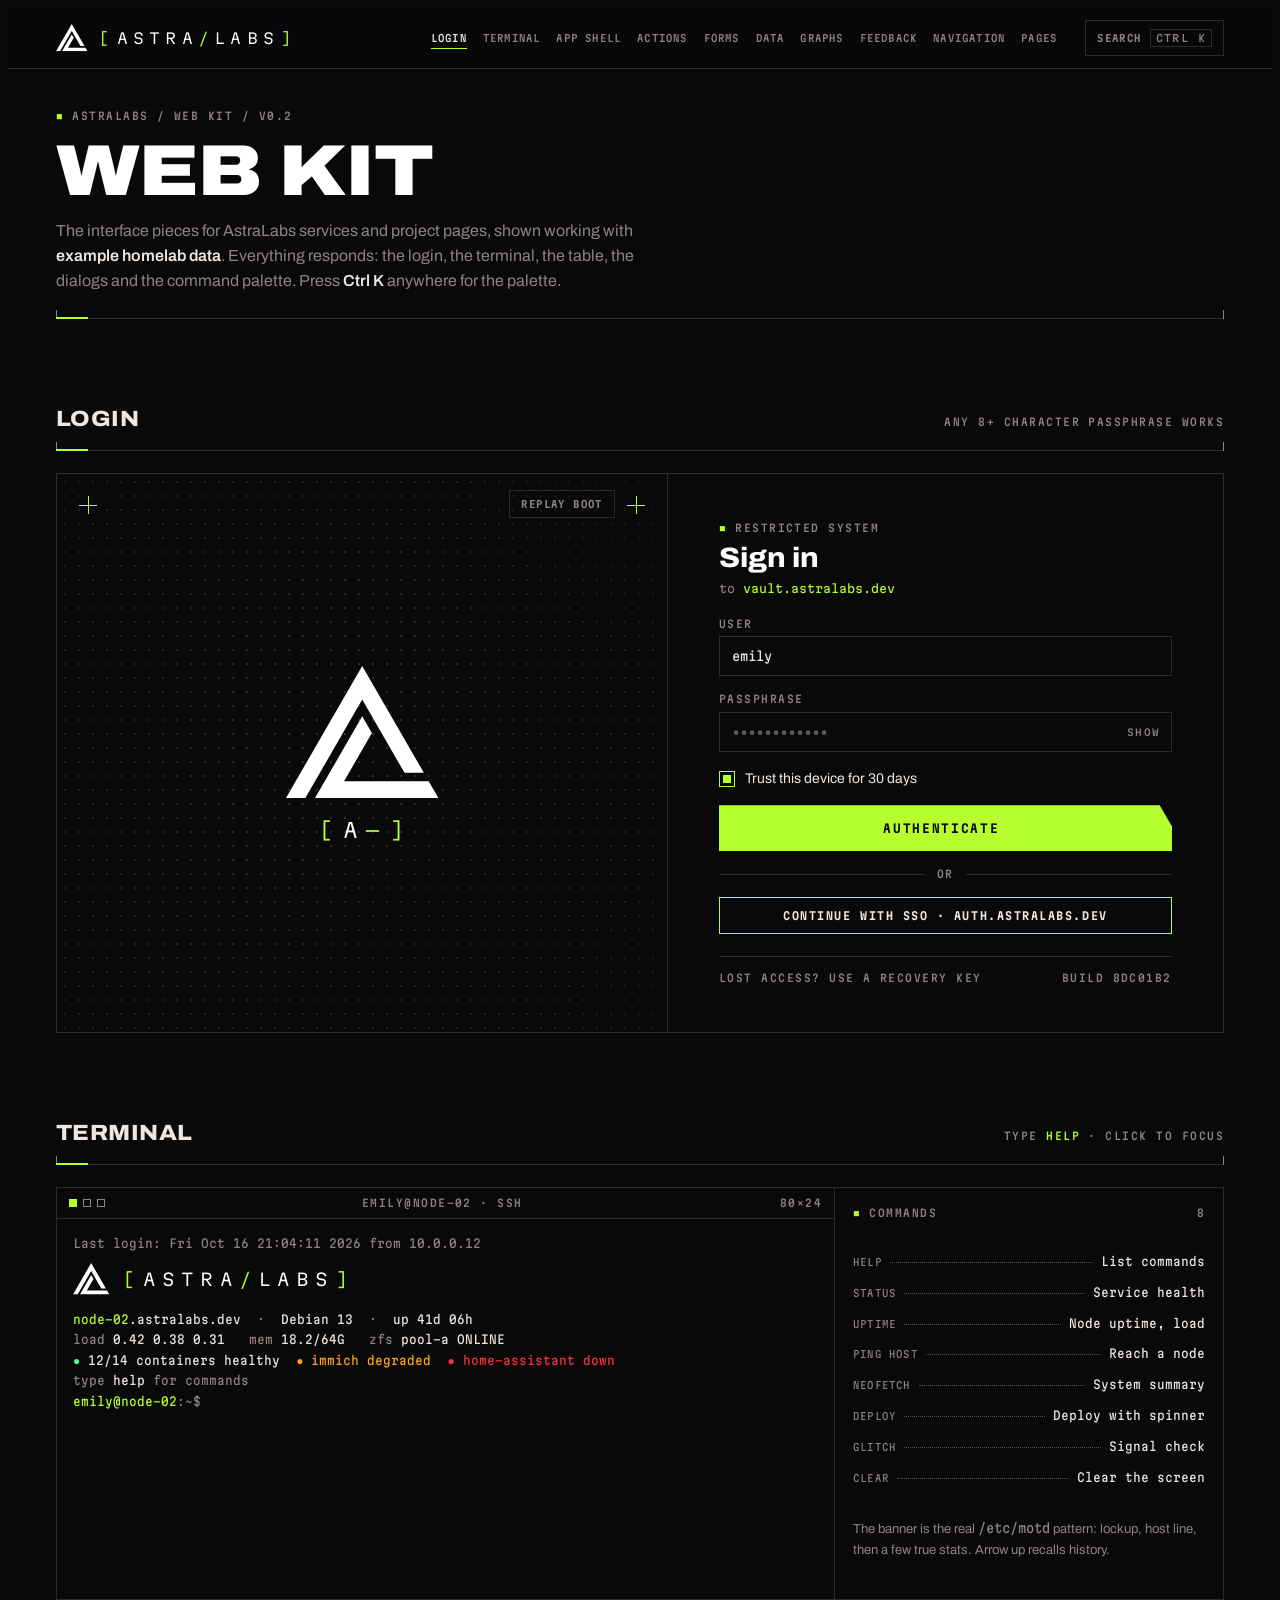
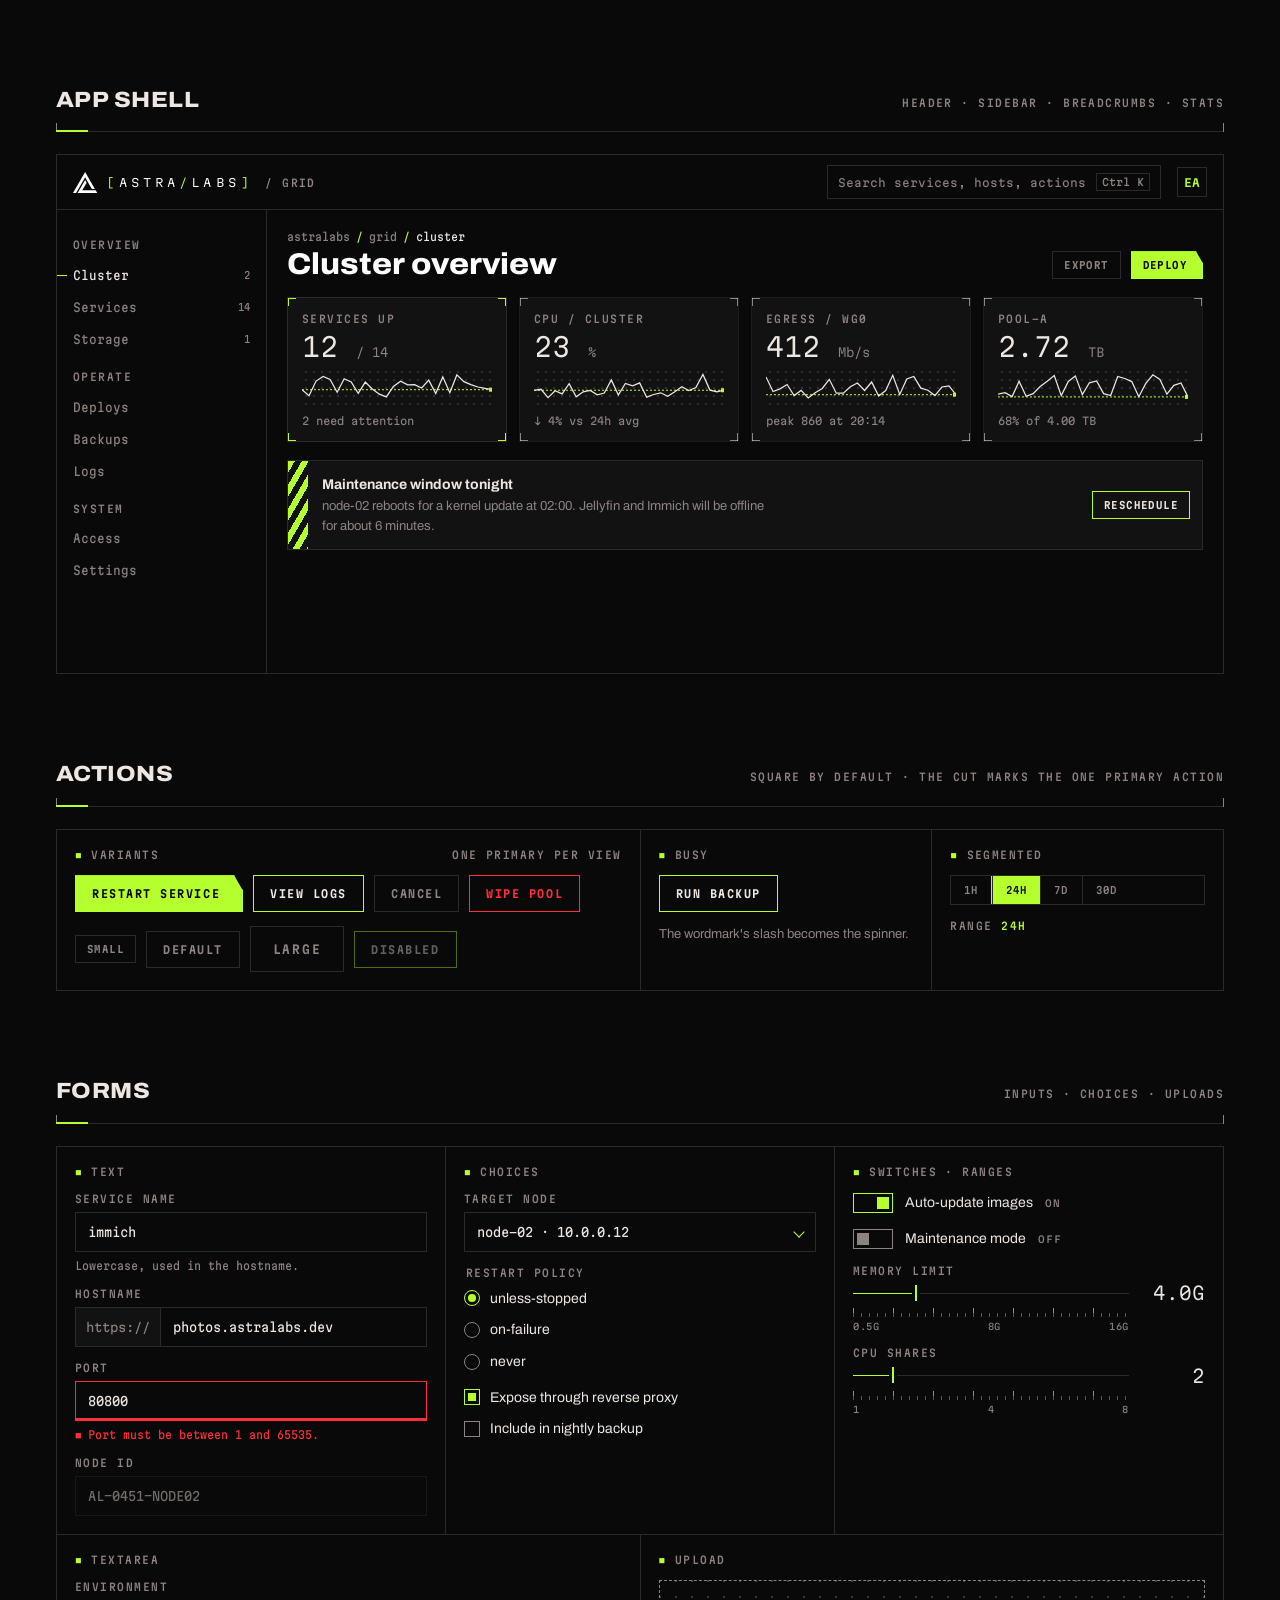
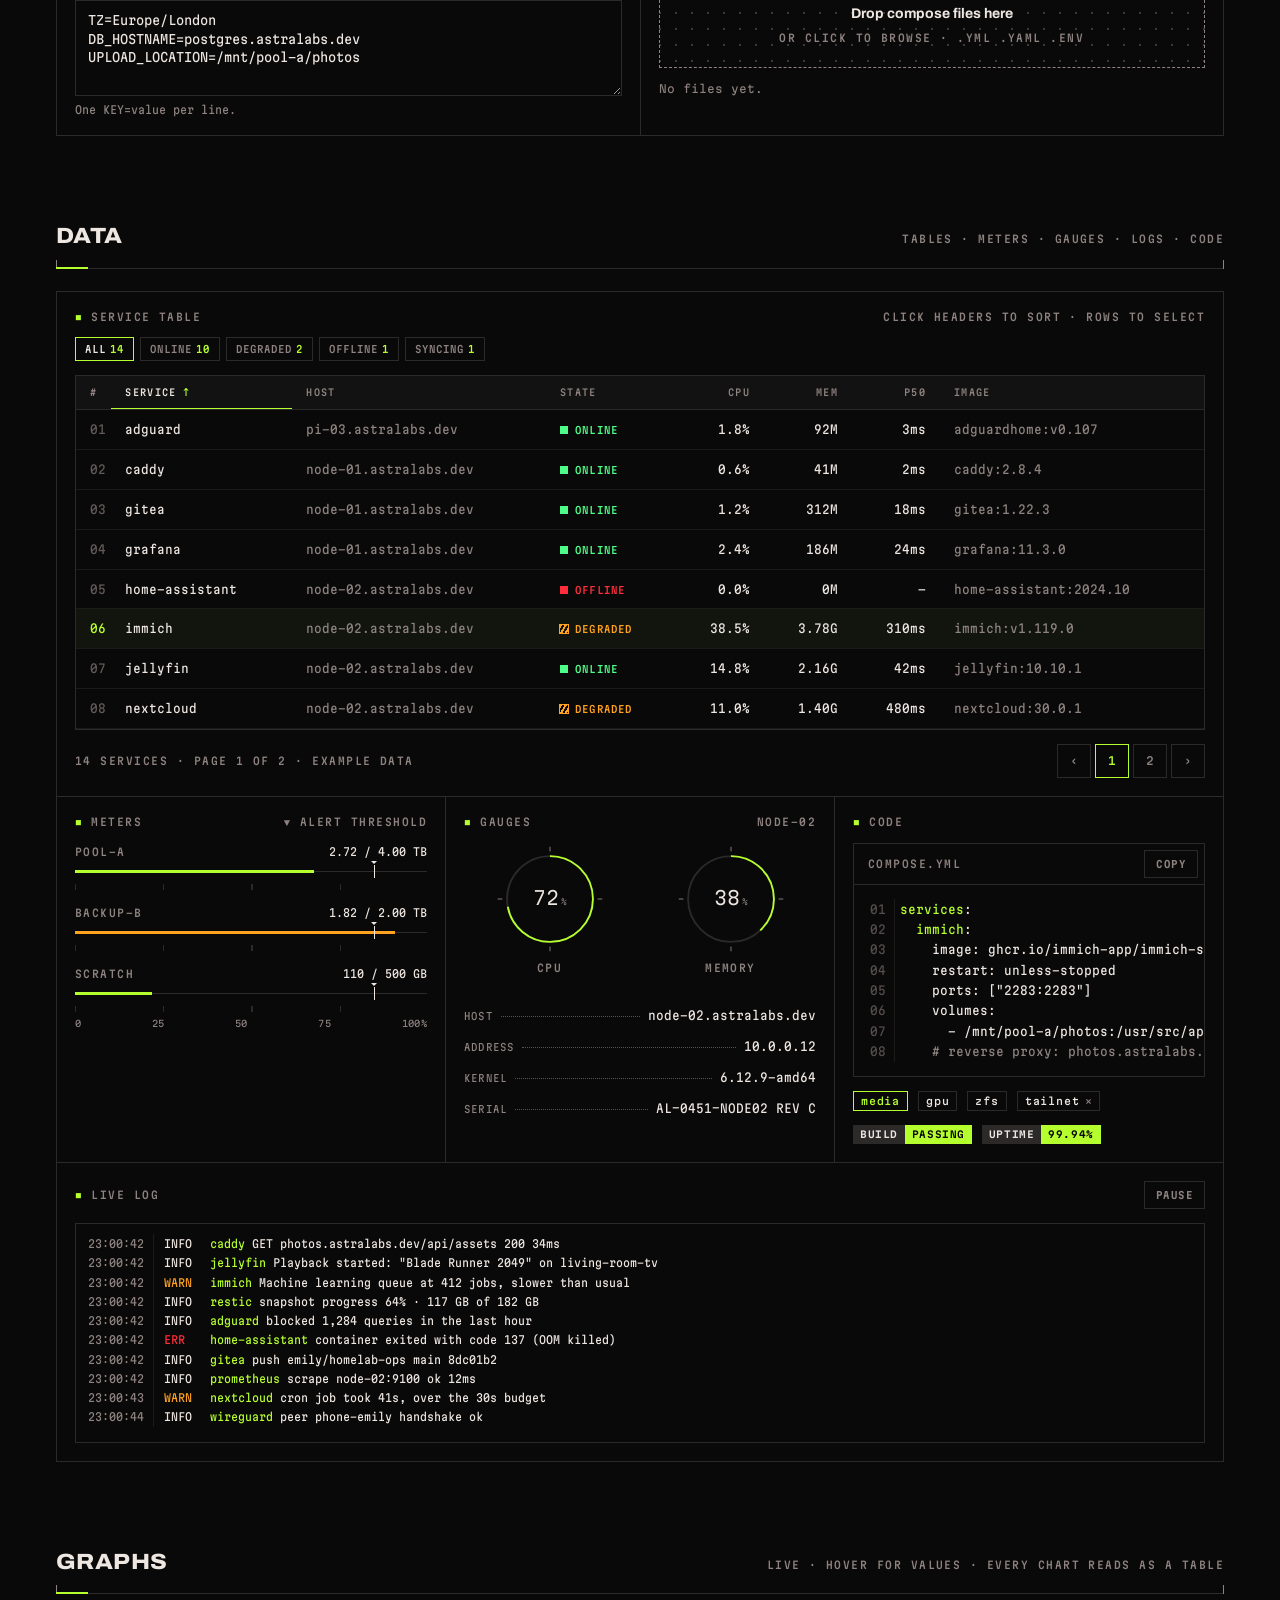
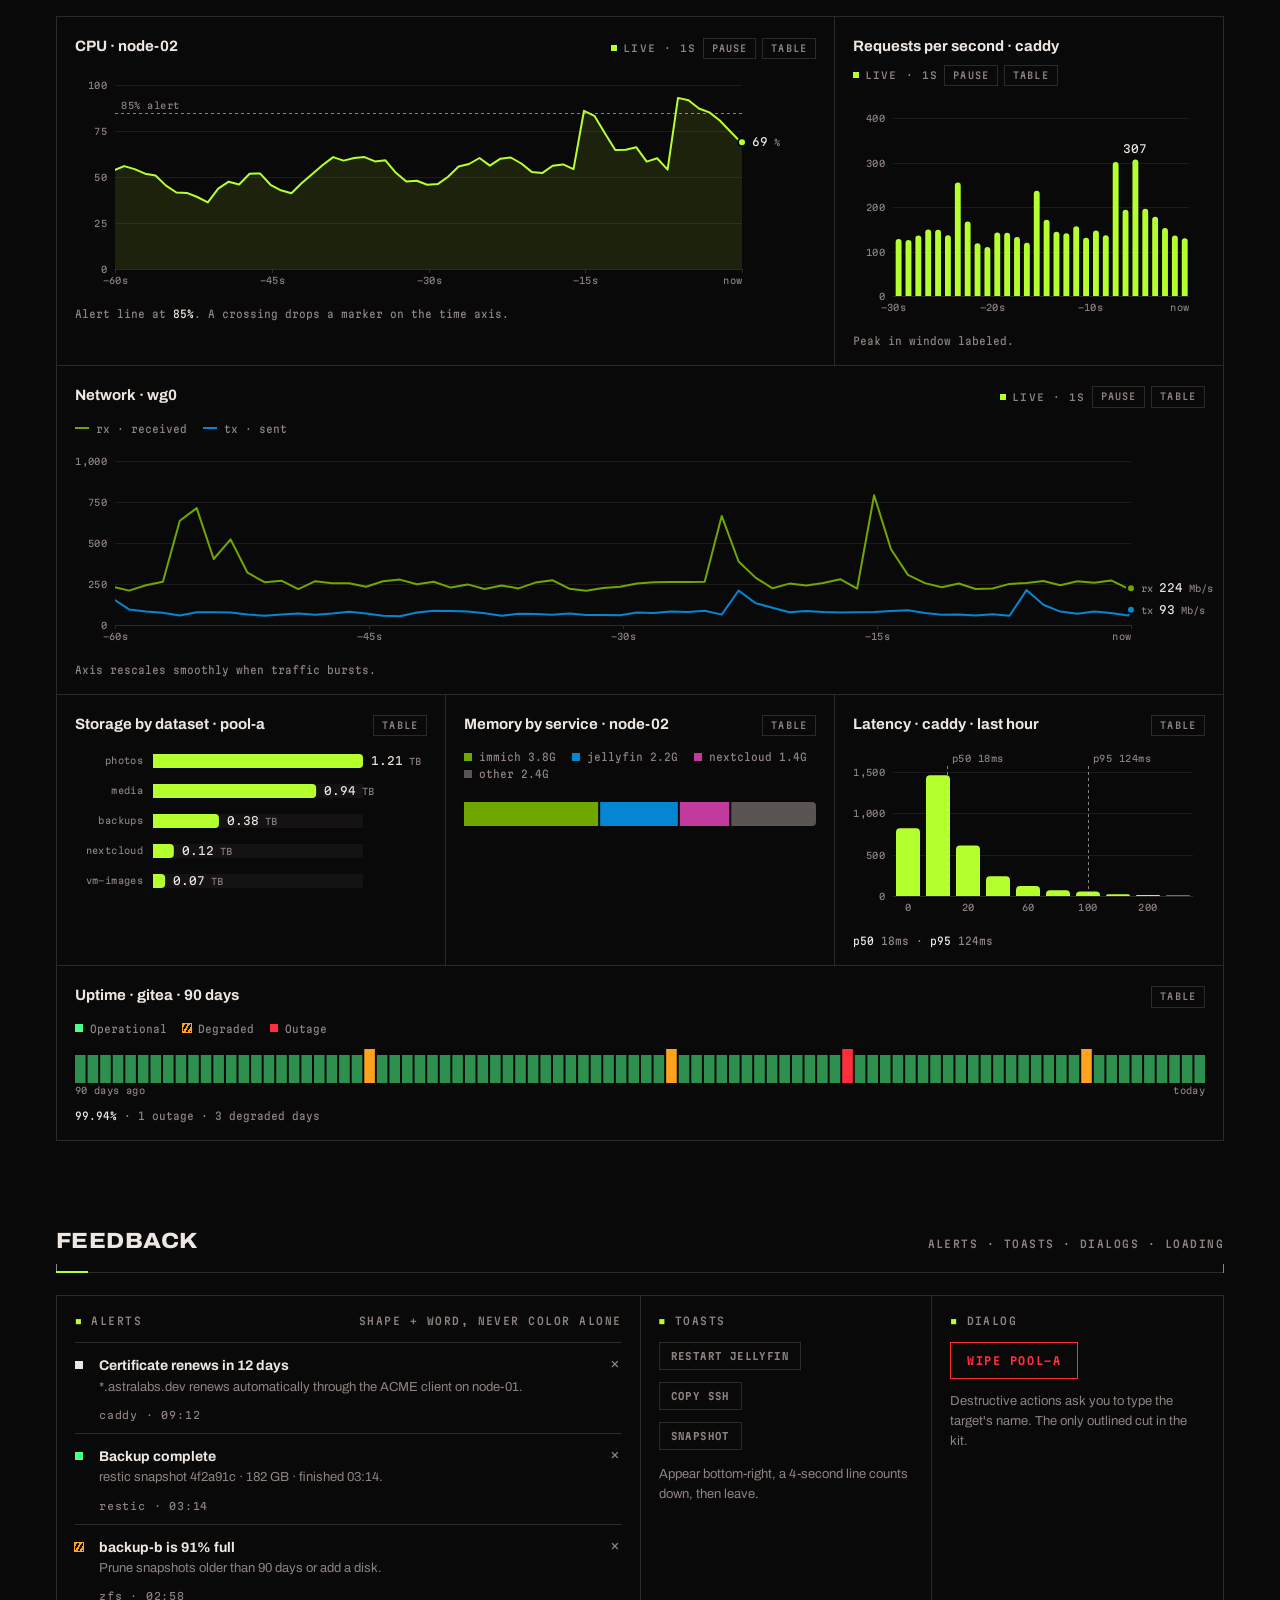
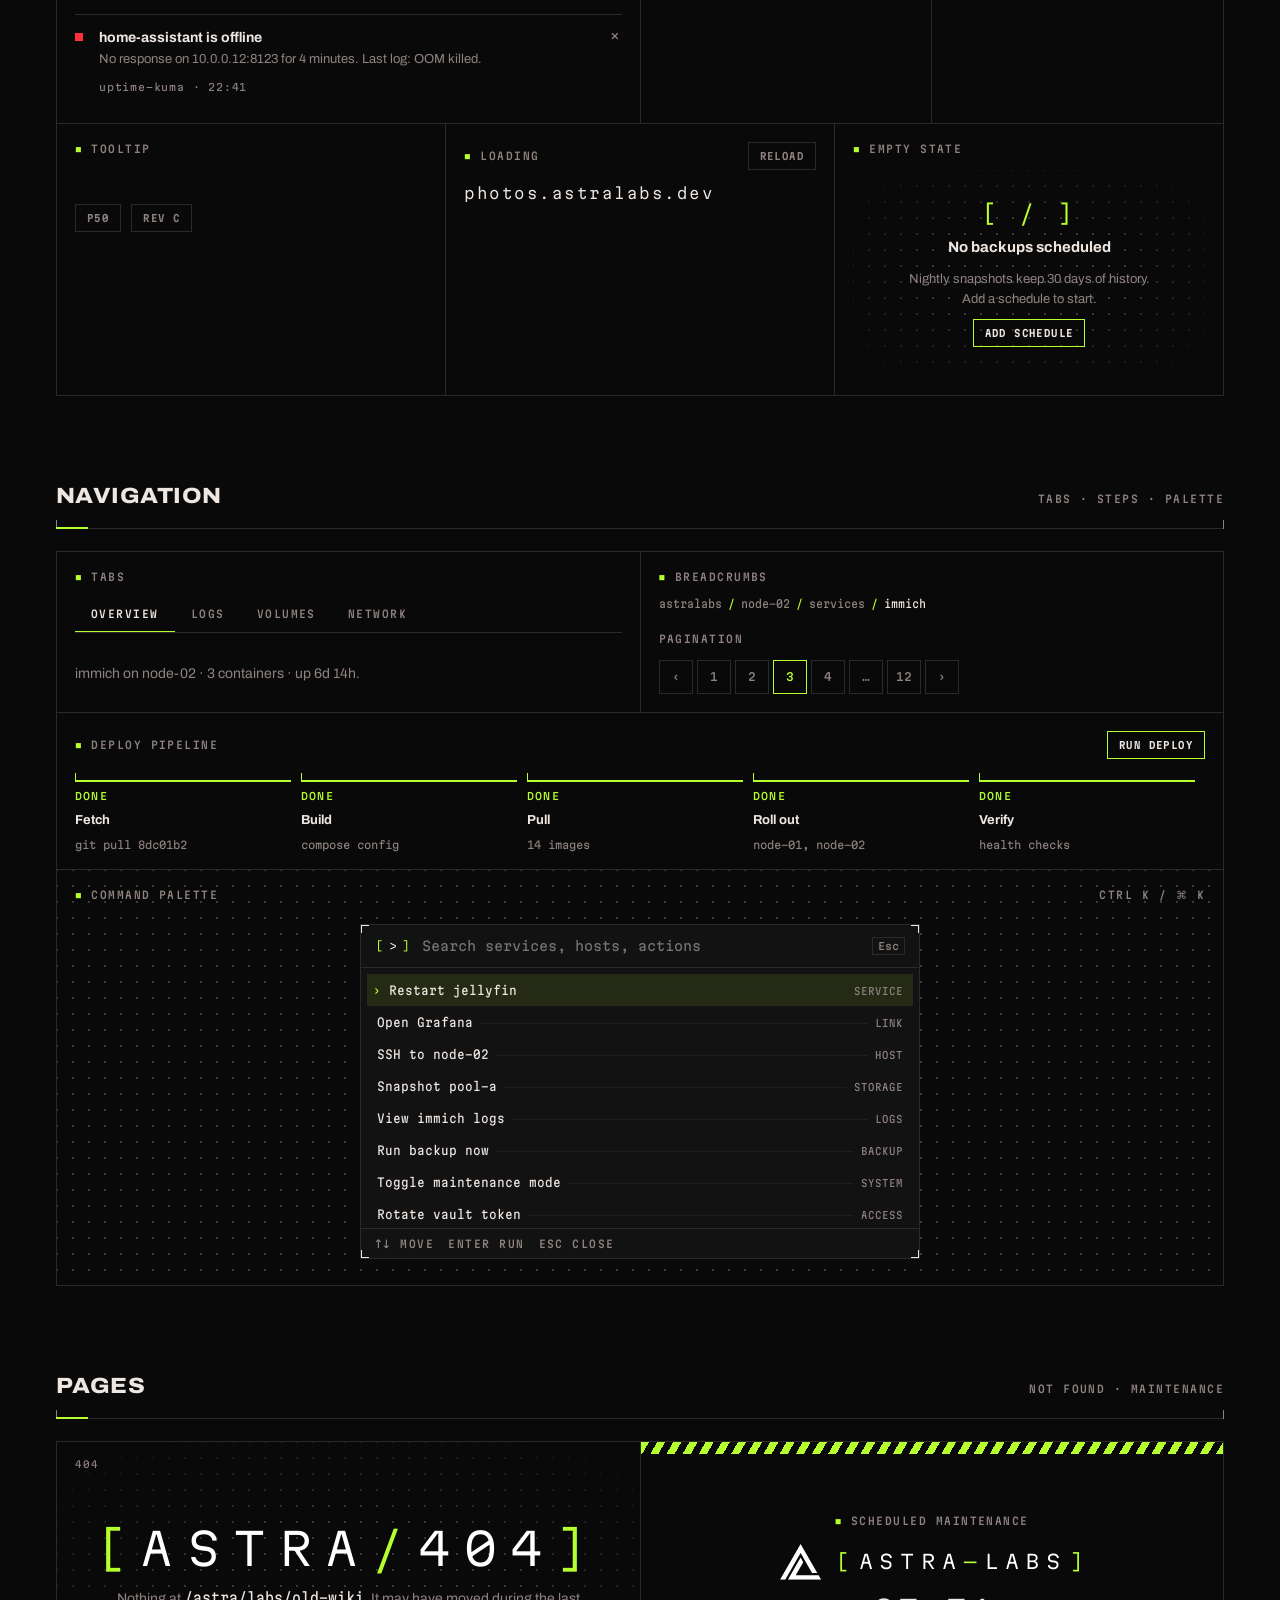
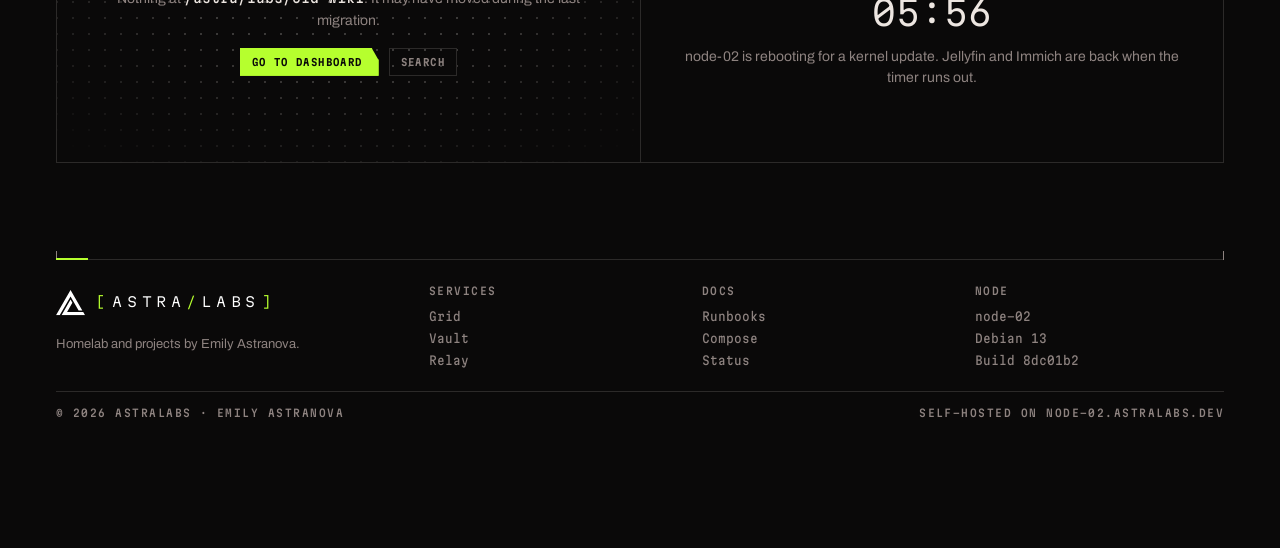
<file: design/web-kit/index.html>
<!doctype html>
<html lang="en">
<head>
<meta charset="utf-8">
<meta name="viewport" content="width=device-width, initial-scale=1">
<meta name="theme-color" content="#0a0909">
<meta name="color-scheme" content="dark">
<meta name="description" content="Interface components for AstraLabs services: login and SSO, terminal, app shell, forms, tables, live logs and graphs.">
<link rel="canonical" href="https://astralabs.dev/design/web-kit/">
<meta property="og:type" content="website">
<meta property="og:site_name" content="AstraLabs">
<meta property="og:url" content="https://astralabs.dev/design/web-kit/">
<meta property="og:title" content="AstraLabs Web Kit">
<meta property="og:description" content="Interface components for AstraLabs services: login and SSO, terminal, app shell, forms, tables, live logs and graphs.">
<meta property="og:image" content="https://astralabs.dev/images/og.png">
<meta property="og:image:width" content="1200">
<meta property="og:image:height" content="630">
<meta name="twitter:card" content="summary_large_image">
<meta name="twitter:image" content="https://astralabs.dev/images/og.png">
<link rel="icon" type="image/svg+xml" href="/favicon/favicon.svg">
<link rel="icon" type="image/png" sizes="32x32" href="/favicon/favicon-32x32.png">
<link rel="apple-touch-icon" sizes="180x180" href="/favicon/apple-touch-icon.png">
<title>AstraLabs Web Kit</title>

<link rel="preconnect" href="https://fonts.googleapis.com">
<link rel="preconnect" href="https://fonts.gstatic.com" crossorigin>
<link rel="stylesheet" href="https://fonts.googleapis.com/css2?family=Archivo:wdth,wght@62..125,300..900&family=Martian+Mono:wdth,wght@75..112.5,100..800&display=swap">
<style>
/* Layout: a component kit as hairline-ruled sheets under a sticky lockup bar. Square by default; the 60° cut is reserved for the filled primary action and the destructive dialog. Line markers (end ticks, leaders, thresholds, rulers) and masked dot grids carry the detail. Dark-only by design. */
:root {
  color-scheme: dark;
  --void: #0a0909; --plate: #131212; --rule: #2c2a29; --rule-subtle: #1c1b1a;
  --mark: #ffffff; --bone: #ede6e1; --ash: #8e8380;
  --acid: #b6ff2e; --acid-hi: #ccff6b; --on-acid: #0a0909;
  --ok: #4dff88; --warn: #ffa21f; --down: #ff2e3a;
  --dot: color-mix(in oklab, var(--bone) 22%, transparent);
  --font-display: "Archivo", "Arial Narrow", system-ui, sans-serif;
  --font-mono: "Martian Mono", ui-monospace, Menlo, monospace;
  --cut: 9px;
  /* motion: four speeds */
  --t-flick: 40ms;   --e-flick: steps(1, end);
  --t-snap: 200ms;   --e-snap: cubic-bezier(.3, 1.35, .5, 1);
  --t-trace: 900ms;  --e-trace: cubic-bezier(.7, 0, .2, 1);
  --t-settle: 360ms; --e-settle: cubic-bezier(.16, 1, .3, 1);
  --gutter: clamp(16px, 4vw, 48px);
}
* { box-sizing: border-box; }
[hidden] { display: none !important; }
html { scroll-padding-top: 72px; }
html { scrollbar-color: var(--rule) var(--void); }
body { background: var(--void); color: var(--bone); font-family: var(--font-display); font-size: 15px; line-height: 1.55; }
h1, h2, h3, h4 { margin: 0; text-wrap: balance; }
p { margin: 0; max-width: 65ch; }
button, input, select, textarea { font: inherit; color: inherit; }
a { color: var(--bone); text-decoration-color: var(--acid); text-underline-offset: 3px; }
:focus-visible { outline: 2px solid var(--acid); outline-offset: 3px; }
.label { font-family: var(--font-mono); font-size: 10.5px; line-height: 1.3; font-weight: 500; letter-spacing: .14em; text-transform: uppercase; font-variation-settings: "wdth" 85; color: var(--ash); }
.label b { color: var(--acid); font-weight: 500; }
.mono { font-family: var(--font-mono); font-variation-settings: "wdth" 85; font-variant-numeric: tabular-nums; }
.dim { color: var(--ash); }
.sr { position: absolute; width: 1px; height: 1px; overflow: hidden; clip: rect(0 0 0 0); white-space: nowrap; }

/* ---------- detail utilities ---------- */
/* corner ticks: four 8px L-marks instead of a full frame */
.ticks { --tk: var(--bone); --tl: 8px; background:
  linear-gradient(var(--tk), var(--tk)) top left / var(--tl) 1px no-repeat, linear-gradient(var(--tk), var(--tk)) top left / 1px var(--tl) no-repeat,
  linear-gradient(var(--tk), var(--tk)) top right / var(--tl) 1px no-repeat, linear-gradient(var(--tk), var(--tk)) top right / 1px var(--tl) no-repeat,
  linear-gradient(var(--tk), var(--tk)) bottom left / var(--tl) 1px no-repeat, linear-gradient(var(--tk), var(--tk)) bottom left / 1px var(--tl) no-repeat,
  linear-gradient(var(--tk), var(--tk)) bottom right / var(--tl) 1px no-repeat, linear-gradient(var(--tk), var(--tk)) bottom right / 1px var(--tl) no-repeat; }
/* dot grid, faded out toward the edges */
.dots { background-image: radial-gradient(circle at center, var(--dot) 0 1px, transparent 1.4px); background-size: 16px 16px; background-position: 8px 8px; }
.dots.fade { -webkit-mask-image: radial-gradient(ellipse 70% 65% at 50% 50%, #000 35%, transparent 100%); mask-image: radial-gradient(ellipse 70% 65% at 50% 50%, #000 35%, transparent 100%); }
/* measurement rule with end ticks and an acid index segment */
.mrule { position: relative; height: 9px; border-bottom: 1px solid var(--rule); }
.mrule::before, .mrule::after { content: ""; position: absolute; bottom: -1px; width: 1px; height: 9px; background: var(--ash); }
.mrule::before { left: 0; } .mrule::after { right: 0; }
.mrule i { position: absolute; left: 0; bottom: -1px; width: 32px; height: 2px; background: var(--acid); }
/* ruler: minor every 8px, major every 40px */
.ruler { height: 10px; background:
  repeating-linear-gradient(90deg, var(--ash) 0 1px, transparent 1px 8px) left bottom / 100% 4px no-repeat,
  repeating-linear-gradient(90deg, var(--bone) 0 1px, transparent 1px 40px) left bottom / 100% 9px no-repeat; opacity: .6; }
/* dotted leader rows */
.leaders { display: grid; gap: 0; font: 400 12px/1.4 var(--font-mono); font-variation-settings: "wdth" 85; }
.leaders div { display: flex; align-items: baseline; gap: 8px; padding: 7px 0; }
.leaders dt { margin: 0; color: var(--ash); font-size: 10px; letter-spacing: .12em; text-transform: uppercase; white-space: nowrap; }
.leaders i { flex: 1; min-width: 16px; border-bottom: 1px dotted color-mix(in oklab, var(--ash) 60%, transparent); transform: translateY(-3px); }
.leaders dd { margin: 0; color: var(--bone); text-align: right; overflow-wrap: anywhere; }

/* ---------- brand atoms ---------- */
.mk { display: block; color: var(--mark); flex: none; overflow: visible; }
.mk .ol path { fill: none; stroke: var(--bone); stroke-width: 1.5; vector-effect: non-scaling-stroke; stroke-dasharray: 1; opacity: 0; }
.mk .fl path { fill: currentColor; }
.wm { display: inline-flex; align-items: baseline; font-family: var(--font-mono); font-weight: 300; font-variation-settings: "wdth" 112.5; text-transform: uppercase; line-height: 1; color: var(--mark); white-space: nowrap; }
.wm .in { letter-spacing: .36em; }
.wm .br, .wm .sl { color: var(--acid); }
.wm .br { display: inline-block; transition: transform var(--t-snap) var(--e-snap); }
.wm .lb { margin-right: .5em; } .wm .rb { margin-left: .14em; }
.wm .sl { display: inline-block; min-width: .62em; text-align: center; font-style: normal; }
.wm .cur { display: inline-block; width: .6em; height: 1em; background: var(--acid); vertical-align: -.12em; margin-right: .36em; }
.lock { display: inline-flex; align-items: center; gap: .42em; line-height: 1; }
.lock .mk { height: 1.05em; width: auto; }
.lock .wm { font-size: .56em; }
.lock:hover .lb { transform: translateX(-.45em); } .lock:hover .rb { transform: translateX(.45em); }

/* ---------- top bar ---------- */
.topbar { position: sticky; top: env(safe-area-inset-top, 0px); z-index: 30; background: color-mix(in oklab, var(--void) 92%, transparent); backdrop-filter: blur(8px); border-bottom: 1px solid var(--rule); }
.topbar-in { max-width: 1280px; margin: 0 auto; padding-inline: var(--gutter); padding-block: 12px; display: flex; align-items: center; gap: 12px 28px; flex-wrap: wrap; }
.topbar .lock { font-size: 26px; text-decoration: none; }
.jump { display: flex; flex-wrap: wrap; gap: 4px 16px; margin-left: auto; }
.jump a { font: 500 10px/1 var(--font-mono); letter-spacing: .12em; text-transform: uppercase; color: var(--ash); text-decoration: none; padding: 6px 0; font-variation-settings: "wdth" 85; position: relative; }
.jump a:hover { color: var(--bone); }
.jump a.on { color: var(--bone); }
.jump a.on::after { content: ""; position: absolute; left: 0; right: 0; bottom: 0; height: 1px; background: var(--acid); }
.kbd { font: 500 10px/1 var(--font-mono); border: 1px solid var(--rule); padding: 3px 5px; color: var(--ash); }

.wrap { max-width: 1280px; margin: 0 auto; padding-inline: var(--gutter); padding-block: 40px 120px; display: grid; gap: 88px; }
.intro { display: grid; gap: 16px; }
.intro h1 { font: 900 clamp(38px, 6vw, 72px)/.9 var(--font-display); font-variation-settings: "wdth" 118; text-transform: uppercase; letter-spacing: -.01em; color: var(--mark); }
.intro p { color: var(--ash); font-size: 16px; }
.intro strong { color: var(--bone); font-weight: 600; }
.sec-head { display: grid; gap: 10px; margin-bottom: 22px; }
.sec-head .t { display: flex; flex-wrap: wrap; justify-content: space-between; align-items: baseline; gap: 8px 24px; }
.sec-head h2 { font: 800 22px/1.15 var(--font-display); font-variation-settings: "wdth" 110; text-transform: uppercase; letter-spacing: .02em; }
.sheet { display: grid; grid-template-columns: repeat(12, minmax(0, 1fr)); border-top: 1px solid var(--rule); border-left: 1px solid var(--rule); }
.cell { grid-column: span 4; border-right: 1px solid var(--rule); border-bottom: 1px solid var(--rule); padding: 18px; display: grid; gap: 14px; align-content: start; min-width: 0; }
.cell.s3 { grid-column: span 3; } .cell.s5 { grid-column: span 5; } .cell.s6 { grid-column: span 6; } .cell.s7 { grid-column: span 7; } .cell.s8 { grid-column: span 8; } .cell.s12 { grid-column: span 12; }
.cell > * { min-width: 0; }
.cell > .label:first-child { display: flex; justify-content: space-between; align-items: center; gap: 8px; }
.stack { display: grid; gap: 12px; }
.row { display: flex; flex-wrap: wrap; align-items: center; gap: 10px; }

/* ---------- buttons (square; only the filled primary is cut) ---------- */
.btn { display: inline-flex; align-items: center; justify-content: center; gap: 8px; font: 600 11px/1 var(--font-mono); letter-spacing: .14em; text-transform: uppercase; font-variation-settings: "wdth" 85; padding: 12px 16px; border: 1px solid var(--rule); cursor: pointer; background: transparent; color: var(--bone); transition: background-color var(--t-flick) var(--e-flick), color var(--t-flick) var(--e-flick), border-color var(--t-flick) var(--e-flick); white-space: nowrap; text-decoration: none; position: relative; }
.btn:active { transform: translateY(1px); }
.btn-primary { background: var(--acid); border-color: var(--acid); color: var(--on-acid); clip-path: polygon(0 0, calc(100% - var(--cut)) 0, 100% calc(var(--cut) * 1.732), 100% 100%, 0 100%); padding-right: 22px; }
.btn-primary:hover { background: var(--acid-hi); border-color: var(--acid-hi); }
.btn-ghost { border-color: var(--acid); }
.btn-ghost:hover { background: var(--acid); color: var(--on-acid); }
.btn-quiet { color: var(--ash); }
.btn-quiet:hover { border-color: var(--bone); color: var(--bone); }
.btn-danger { border-color: var(--down); color: var(--down); }
.btn-danger:hover { background: var(--down); color: var(--void); }
.btn:disabled { opacity: .4; pointer-events: none; }
.btn-sm { padding: 8px 11px; font-size: 10px; }
.btn-primary.btn-sm { --cut: 7px; padding-right: 15px; }
.btn-lg { padding: 16px 22px; font-size: 12px; }
.btn-primary.btn-lg { --cut: 12px; padding-right: 30px; }
.btn .spin { display: inline-block; width: .8em; text-align: center; }
.btn.is-busy { pointer-events: none; }
.seg { display: inline-flex; border: 1px solid var(--rule); position: relative; }
.seg button { border: 0; background: transparent; padding: 9px 13px; font: 500 10px/1 var(--font-mono); letter-spacing: .12em; text-transform: uppercase; color: var(--ash); cursor: pointer; font-variation-settings: "wdth" 85; position: relative; z-index: 1; transition: color var(--t-flick) var(--e-flick); }
.seg button + button { border-left: 1px solid var(--rule); }
.seg button[aria-pressed="true"] { color: var(--on-acid); }
.seg .slider { position: absolute; top: 0; bottom: 0; left: 0; background: var(--acid); transition: transform var(--t-snap) var(--e-snap), width var(--t-snap) var(--e-snap); }

/* ---------- forms ---------- */
.field { display: grid; gap: 6px; min-width: 0; }
.field .hint { font: 400 11px/1.4 var(--font-mono); color: var(--ash); font-variation-settings: "wdth" 85; }
.field .err { font: 400 11px/1.4 var(--font-mono); color: var(--down); font-variation-settings: "wdth" 85; display: flex; gap: 6px; }
.field .err::before { content: "■"; }
.input { width: 100%; height: 40px; background: var(--void); border: 1px solid var(--rule); padding: 0 12px; font: 400 12.5px/1 var(--font-mono); font-variation-settings: "wdth" 90; color: var(--bone); transition: border-color var(--t-settle) var(--e-settle), box-shadow var(--t-settle) var(--e-settle); }
.input::placeholder { color: color-mix(in oklab, var(--ash) 70%, var(--void)); }
.input:hover { border-color: color-mix(in oklab, var(--rule), var(--bone) 25%); }
.input:focus { outline: none; border-color: var(--acid); box-shadow: inset 0 -2px 0 var(--acid); }
.input[aria-invalid="true"] { border-color: var(--down); box-shadow: inset 0 -2px 0 var(--down); }
.input:disabled { opacity: .45; }
textarea.input { height: 96px; padding: 10px 12px; line-height: 1.5; resize: vertical; }
.affix { display: flex; }
.affix > span { display: grid; place-items: center; padding: 0 10px; border: 1px solid var(--rule); border-right: 0; font: 400 12px var(--font-mono); color: var(--ash); background: var(--plate); white-space: nowrap; }
.affix .input { min-width: 0; }
.pw { position: relative; }
.pw .input { padding-right: 64px; }
.pw button { position: absolute; right: 6px; top: 6px; height: 28px; border: 0; background: transparent; font: 500 9.5px var(--font-mono); letter-spacing: .12em; text-transform: uppercase; color: var(--ash); cursor: pointer; }
.pw button:hover { color: var(--acid); }
.select { position: relative; }
.select select { appearance: none; -webkit-appearance: none; cursor: pointer; padding-right: 34px; }
.select::after { content: ""; position: absolute; right: 13px; top: 16px; width: 7px; height: 7px; border-right: 1px solid var(--acid); border-bottom: 1px solid var(--acid); transform: rotate(45deg); pointer-events: none; }
.check { display: inline-flex; align-items: center; gap: 10px; cursor: pointer; font-size: 14px; }
.check input { appearance: none; -webkit-appearance: none; width: 16px; height: 16px; border: 1px solid var(--ash); background: var(--void); margin: 0; display: grid; place-items: center; cursor: pointer; flex: none; transition: border-color var(--t-flick) var(--e-flick); }
.check input::after { content: ""; width: 8px; height: 8px; background: var(--acid); transform: scale(0); transition: transform var(--t-snap) var(--e-snap); }
.check input:checked { border-color: var(--acid); }
.check input:checked::after { transform: scale(1); }
.check input[type="radio"], .check input[type="radio"]::after { border-radius: 50%; }
.switch { display: inline-flex; align-items: center; gap: 12px; cursor: pointer; font-size: 14px; }
.switch input { appearance: none; -webkit-appearance: none; width: 40px; height: 20px; border: 1px solid var(--ash); background: var(--void); position: relative; margin: 0; cursor: pointer; flex: none; transition: border-color var(--t-flick) var(--e-flick); }
.switch input::after { content: ""; position: absolute; left: 3px; top: 3px; width: 12px; height: 12px; background: var(--ash); transition: transform var(--t-snap) var(--e-snap), background-color var(--t-flick) var(--e-flick); }
.switch input:checked { border-color: var(--acid); }
.switch input:checked::after { transform: translateX(20px); background: var(--acid); }
.switch small { font: 500 9.5px var(--font-mono); letter-spacing: .12em; color: var(--ash); text-transform: uppercase; min-width: 3ch; }
.range { display: grid; grid-template-columns: minmax(0, 1fr) 64px; gap: 4px 12px; align-items: center; }
.range input { -webkit-appearance: none; appearance: none; width: 100%; height: 20px; background: transparent; margin: 0; }
.range input::-webkit-slider-runnable-track { height: 1px; background: linear-gradient(to right, var(--acid) var(--p, 50%), var(--rule) var(--p, 50%)); }
.range input::-moz-range-track { height: 1px; background: var(--rule); }
.range input::-moz-range-progress { height: 1px; background: var(--acid); }
.range input::-webkit-slider-thumb { -webkit-appearance: none; width: 2px; height: 16px; margin-top: -8px; background: var(--acid); border: 0; box-shadow: 0 0 0 3px var(--void); }
.range input::-moz-range-thumb { width: 2px; height: 16px; background: var(--acid); border: 0; border-radius: 0; }
.range output { font: 300 18px/1 var(--font-mono); text-align: right; font-variant-numeric: tabular-nums; }
.range .ruler { grid-column: 1; }
.range .scale { grid-column: 1; display: flex; justify-content: space-between; font: 400 9px var(--font-mono); color: var(--ash); letter-spacing: .06em; }
.drop { border: 1px dashed var(--ash); padding: 22px 16px; display: grid; gap: 6px; justify-items: center; text-align: center; cursor: pointer; transition: border-color var(--t-settle) var(--e-settle), background-color var(--t-settle) var(--e-settle); }
.drop.is-over { border-color: var(--acid); border-style: solid; }
.drop strong { font-size: 14px; }
.files { display: grid; gap: 4px; font: 400 11px var(--font-mono); color: var(--bone); }

/* ---------- panels / data ---------- */
.panel { position: relative; background-color: var(--plate); border: 1px solid var(--rule-subtle); padding: 14px; display: grid; gap: 8px; min-width: 0; }
.panel.ticks { --tk: color-mix(in oklab, var(--bone) 55%, transparent); background-color: var(--plate); }
.panel.is-active { --tk: var(--acid); border-color: var(--rule); }
.stat .v { font: 300 26px/1 var(--font-mono); color: var(--bone); font-variant-numeric: tabular-nums; }
.stat .v small { font-size: 12px; color: var(--ash); }
.stat .delta { font: 400 10.5px var(--font-mono); color: var(--ash); }
.spark-box { position: relative; height: 38px; }
.spark-box .dots { position: absolute; inset: 0; background-size: 8px 8px; opacity: .6; }
.spark { position: absolute; inset: 0; width: 100%; height: 100%; display: block; }
.spark .line { fill: none; stroke: var(--bone); stroke-width: 1.25; vector-effect: non-scaling-stroke; }
.spark .end { fill: var(--acid); }
.spark .hair { stroke: var(--acid); stroke-width: 1; stroke-dasharray: 2 2; vector-effect: non-scaling-stroke; }
.pill { display: inline-flex; align-items: center; gap: 7px; font: 500 10px/1 var(--font-mono); letter-spacing: .12em; text-transform: uppercase; font-variation-settings: "wdth" 85; white-space: nowrap; }
.pill::before { content: ""; width: 8px; height: 8px; flex: none; }
.pill.ok { color: var(--ok); } .pill.ok::before { background: var(--ok); }
.pill.warn { color: var(--warn); } .pill.warn::before { background: repeating-linear-gradient(120deg, var(--warn) 0 2px, transparent 2px 4px); outline: 1px solid var(--warn); }
.pill.down { color: var(--down); } .pill.down::before { background: var(--down); animation: blink 1.2s steps(1, end) infinite; }
.pill.sync { color: var(--bone); } .pill.sync::before { border: 1px solid var(--bone); border-radius: 50%; }
.tag { display: inline-flex; align-items: center; gap: 6px; border: 1px solid var(--rule); padding: 4px 7px; font: 500 10px/1 var(--font-mono); letter-spacing: .08em; color: var(--bone); text-transform: lowercase; }
.tag.acid { border-color: var(--acid); color: var(--acid); }
.tag button { border: 0; background: none; padding: 0; color: var(--ash); cursor: pointer; font: inherit; }
.tag button:hover { color: var(--down); }
.badge { display: inline-flex; font: 600 9.5px/1 var(--font-mono); letter-spacing: .06em; text-transform: uppercase; }
.badge span { padding: 5px 7px; background: var(--rule); color: var(--bone); }
.badge span + span { background: var(--acid); color: var(--on-acid); }
.tbl-wrap { overflow-x: auto; border: 1px solid var(--rule); }
table.tbl { width: 100%; border-collapse: collapse; font: 400 12px/1.4 var(--font-mono); font-variation-settings: "wdth" 85; font-variant-numeric: tabular-nums; min-width: 680px; }
.tbl th { text-align: left; font-weight: 500; font-size: 9.5px; letter-spacing: .14em; text-transform: uppercase; color: var(--ash); padding: 0; border-bottom: 1px solid var(--rule); background: var(--plate); }
.tbl th button { all: unset; display: flex; gap: 6px; padding: 10px 14px; cursor: pointer; width: 100%; box-sizing: border-box; }
.tbl th button:focus-visible { outline: 2px solid var(--acid); outline-offset: -2px; }
.tbl th button:hover { color: var(--bone); }
.tbl th[aria-sort] { color: var(--bone); box-shadow: inset 0 -1px 0 var(--acid); }
.tbl th[aria-sort] button::after { content: "↑"; color: var(--acid); }
.tbl th[aria-sort="descending"] button::after { content: "↓"; }
.tbl td { padding: 11px 14px; border-bottom: 1px solid var(--rule-subtle); white-space: nowrap; }
.tbl td.idx { color: color-mix(in oklab, var(--ash) 70%, var(--void)); width: 1%; padding-right: 0; }
.tbl tbody tr { transition: background-color var(--t-flick) var(--e-flick); }
.tbl tbody tr:hover td { background: color-mix(in oklab, var(--plate), var(--bone) 3%); }
.tbl td.num { color: var(--bone); text-align: right; } .tbl th.num button { justify-content: flex-end; }
.tbl tr.is-selected td { background: color-mix(in oklab, var(--acid) 6%, var(--void)); }
.tbl tr.is-selected td.idx { color: var(--acid); }
.chips { display: flex; flex-wrap: wrap; gap: 6px; }
.chip { border: 1px solid var(--rule); background: transparent; padding: 6px 9px; font: 500 10px/1 var(--font-mono); letter-spacing: .1em; text-transform: uppercase; color: var(--ash); cursor: pointer; font-variation-settings: "wdth" 85; }
.chip[aria-pressed="true"] { border-color: var(--acid); color: var(--bone); }
.chip span { color: var(--acid); margin-left: 4px; }
/* meter: hairline track, fill, threshold marker, scale */
.meter { display: grid; gap: 6px; }
.meter .top { display: flex; justify-content: space-between; gap: 8px; align-items: baseline; }
.meter .track { position: relative; height: 12px; }
.meter .track::before { content: ""; position: absolute; left: 0; right: 0; top: 5px; height: 1px; background: var(--rule); }
.meter .fill { position: absolute; left: 0; top: 4px; height: 3px; background: var(--acid); width: var(--v); transform-origin: left; }
.meter.warn .fill { background: var(--warn); }
.meter .thr { position: absolute; top: -1px; left: var(--thr); width: 1px; height: 13px; background: var(--bone); }
.meter .thr::after { content: ""; position: absolute; top: -4px; left: -3px; border: 3.5px solid transparent; border-top-color: var(--bone); }
.meter .scale { display: flex; justify-content: space-between; font: 400 9px var(--font-mono); color: var(--ash); letter-spacing: .04em; }
.meter .ruler { height: 6px; background: repeating-linear-gradient(90deg, var(--rule) 0 1px, transparent 1px 25%) left bottom / calc(100% + 1px) 6px no-repeat; opacity: 1; }
/* gauge: one ring, one arc, four markers */
.gauge { display: grid; justify-items: center; gap: 6px; }
.gauge svg { width: 112px; height: 112px; overflow: visible; }
.gauge .trk { fill: none; stroke: var(--rule); stroke-width: 2; }
.gauge .arc { fill: none; stroke: var(--acid); stroke-width: 2; stroke-linecap: butt; }
.gauge .mk4 { stroke: var(--ash); stroke-width: 1; }
.gauge text { fill: var(--bone); font: 300 20px var(--font-mono); font-variant-numeric: tabular-nums; }
.gauge text small, .gauge .u { fill: var(--ash); font-size: 9px; }
.code { position: relative; border: 1px solid var(--rule); background: var(--void); min-width: 0; overflow: hidden; }
.code pre { margin: 0; padding: 14px 14px 14px 0; overflow-x: auto; font: 400 12px/1.7 var(--font-mono); font-variation-settings: "wdth" 85; color: var(--bone); counter-reset: ln; }
.code pre span.l { display: block; padding-left: 46px; position: relative; }
.code pre span.l::before { counter-increment: ln; content: counter(ln, decimal-leading-zero); position: absolute; left: 0; width: 32px; text-align: right; color: color-mix(in oklab, var(--ash) 60%, var(--void)); border-right: 1px solid var(--rule-subtle); padding-right: 8px; }
.code .k { color: var(--acid); } .code .c { color: var(--ash); }
.code-bar { display: flex; justify-content: space-between; align-items: center; padding: 6px 6px 6px 14px; border-bottom: 1px solid var(--rule); }
.log { height: 220px; overflow-y: auto; border: 1px solid var(--rule); background: var(--void); padding: 10px 0; font: 400 11px/1.75 var(--font-mono); font-variation-settings: "wdth" 85; }
.log div { white-space: pre-wrap; overflow-wrap: anywhere; display: grid; grid-template-columns: 88px 46px minmax(0, 1fr); padding-right: 12px; }
.log .t { color: var(--ash); white-space: nowrap; padding-left: 12px; border-right: 1px solid var(--rule-subtle); margin-right: 10px; }
.log .lv-info { color: var(--bone); } .log .lv-warn { color: var(--warn); } .log .lv-err { color: var(--down); } .log .svc { color: var(--acid); }
.log div.new { animation: wipe var(--t-settle) var(--e-settle); }

/* ---------- feedback ---------- */
.alert { display: grid; grid-template-columns: 12px minmax(0, 1fr) auto; gap: 12px; align-items: start; border-top: 1px solid var(--rule); padding: 12px 0; }
.alert::before { content: ""; width: 8px; height: 8px; margin-top: 6px; background: var(--bone); }
.alert h4 { font-size: 14px; font-weight: 700; }
.alert p { color: var(--ash); font-size: 13px; }
.alert .meta { grid-column: 2; font: 400 10px var(--font-mono); color: var(--ash); letter-spacing: .08em; }
.alert.ok::before { background: var(--ok); }
.alert.warn::before { background: repeating-linear-gradient(120deg, var(--warn) 0 2px, transparent 2px 4px); outline: 1px solid var(--warn); }
.alert.down::before { background: var(--down); animation: blink 1.2s steps(1, end) infinite; }
.alert .x { border: 0; background: none; color: var(--ash); cursor: pointer; font: 400 14px var(--font-mono); padding: 0 2px; }
.alert .x:hover { color: var(--bone); }
.banner { display: grid; grid-template-columns: 20px minmax(0, 1fr) auto; gap: 14px; align-items: center; background: var(--plate); border: 1px solid var(--rule); }
.banner .hz { align-self: stretch; background: repeating-linear-gradient(120deg, var(--acid) 0 6px, transparent 6px 12px); }
.banner > div { padding: 12px 0; }
.banner > .btn { margin-right: 12px; }
.hazard { background: repeating-linear-gradient(120deg, var(--acid) 0 7px, transparent 7px 14px); }
.toasts { position: fixed; right: 16px; bottom: calc(16px + env(safe-area-inset-bottom, 0px)); z-index: 60; display: grid; gap: 8px; width: min(360px, calc(100vw - 32px)); }
.toast { background-color: var(--plate); border: 1px solid var(--rule); padding: 12px 14px 12px 16px; display: grid; grid-template-columns: minmax(0, 1fr) auto; gap: 4px 12px; position: relative; }
.toast.ticks { --tk: var(--bone); }
.toast .bar { position: absolute; left: 0; top: 0; height: 1px; background: var(--acid); width: 100%; transform-origin: left; }
.toast strong { font-size: 13.5px; }
.toast .label { grid-column: 1; }
.toast button { grid-row: 1 / span 2; grid-column: 2; align-self: center; border: 0; background: none; color: var(--ash); cursor: pointer; font: 500 9.5px var(--font-mono); letter-spacing: .12em; text-transform: uppercase; }
.tip { position: relative; display: inline-flex; }
.tip [role="tooltip"] { position: absolute; bottom: calc(100% + 10px); left: 50%; transform: translateX(-50%); background: var(--bone); color: var(--void); font: 500 10.5px/1.4 var(--font-mono); padding: 6px 9px; white-space: nowrap; opacity: 0; pointer-events: none; transition: opacity var(--t-flick) var(--e-flick); font-variation-settings: "wdth" 85; }
.tip [role="tooltip"]::after { content: ""; position: absolute; top: 100%; left: 50%; width: 1px; height: 8px; background: var(--bone); }
.tip:hover [role="tooltip"], .tip:focus-within [role="tooltip"] { opacity: 1; }
.empty { position: relative; padding: 30px 18px; display: grid; gap: 10px; justify-items: center; text-align: center; overflow: hidden; }
.empty .dots { position: absolute; inset: 0; z-index: 0; }
.empty > :not(.dots) { position: relative; }
.empty .glyph { font: 300 22px var(--font-mono); color: var(--acid); letter-spacing: .2em; }
.empty p { color: var(--ash); font-size: 13px; max-width: 36ch; }
.skel { display: grid; gap: 8px; }
.skel i { display: block; height: 8px; background: radial-gradient(circle, var(--dot) 0 1px, transparent 1.4px) 0 0 / 6px 6px; position: relative; overflow: hidden; }
.skel i::after { content: ""; position: absolute; top: 0; bottom: 0; width: 30%; background: linear-gradient(90deg, transparent, color-mix(in oklab, var(--bone) 18%, transparent), transparent); animation: skel 1.2s var(--e-trace) infinite; }
@keyframes skel { from { left: -30%; } to { left: 100%; } }
.decoding { font: 300 15px var(--font-mono); letter-spacing: .1em; color: var(--bone); }

/* modal: the one outlined cut, drawn as two layers so the corner is closed */
.scrim { position: fixed; inset: 0; z-index: 70; background: color-mix(in oklab, var(--void) 82%, transparent); display: grid; place-items: center; padding: 16px; }
.modal { --c: 22px; width: min(460px, 100%); background: var(--down); padding: 1px; clip-path: polygon(0 0, calc(100% - var(--c)) 0, 100% calc(var(--c) * 1.732), 100% 100%, 0 100%); }
/* inner layer = outer cut offset 1px along its normal, so the outline stays 1px across the diagonal */
.modal > .in { background: var(--plate); clip-path: polygon(0 0, calc(100% - var(--c) + .42px) 0, 100% calc(var(--c) * 1.732 - 1.23px), 100% 100%, 0 100%); display: grid; }
.modal .hazard { height: 12px; background: repeating-linear-gradient(120deg, var(--down) 0 7px, transparent 7px 14px); }
.modal .body { padding: 20px; display: grid; gap: 14px; }
.modal h3 { font: 800 20px/1.15 var(--font-display); font-variation-settings: "wdth" 108; }
.modal p { color: var(--ash); font-size: 14px; }
.modal code { font-family: var(--font-mono); color: var(--bone); background: var(--void); padding: 1px 5px; border: 1px solid var(--rule); }
.modal .actions { display: flex; justify-content: flex-end; gap: 8px; flex-wrap: wrap; }

/* ---------- navigation ---------- */
.tabs { display: flex; gap: 0; border-bottom: 1px solid var(--rule); overflow-x: auto; position: relative; }
.tabs button { border: 0; background: none; padding: 12px 16px; font: 500 10.5px/1 var(--font-mono); letter-spacing: .14em; text-transform: uppercase; color: var(--ash); cursor: pointer; white-space: nowrap; font-variation-settings: "wdth" 85; transition: color var(--t-flick) var(--e-flick); }
.tabs button[aria-selected="true"] { color: var(--bone); }
.tabs .ind { position: absolute; bottom: -1px; height: 2px; background: var(--acid); left: 0; transition: transform var(--t-snap) var(--e-snap), width var(--t-snap) var(--e-snap); }
.tabpanel { padding: 16px 0 0; color: var(--ash); font-size: 14px; }
.crumbs { display: flex; flex-wrap: wrap; gap: 6px; font: 400 11px var(--font-mono); color: var(--ash); font-variation-settings: "wdth" 85; }
.crumbs a { color: var(--ash); text-decoration: none; } .crumbs a:hover { color: var(--bone); }
.crumbs .sep { color: var(--acid); }
.crumbs [aria-current] { color: var(--bone); }
.pager { display: flex; gap: 4px; flex-wrap: wrap; }
.pager button { min-width: 34px; height: 34px; border: 1px solid var(--rule); background: transparent; font: 500 11px var(--font-mono); color: var(--ash); cursor: pointer; font-variant-numeric: tabular-nums; }
.pager button:hover { color: var(--bone); border-color: var(--bone); }
.pager button[aria-current="page"] { border-color: var(--acid); color: var(--acid); }
.steps { display: grid; grid-template-columns: repeat(5, minmax(0, 1fr)); gap: 0; }
.step { display: grid; gap: 8px; padding-right: 10px; min-width: 0; }
.step .ln { height: 9px; position: relative; border-bottom: 1px solid var(--rule); }
.step .ln::before { content: ""; position: absolute; left: 0; bottom: -1px; width: 1px; height: 9px; background: var(--ash); }
.step .ln::after { content: ""; position: absolute; left: 0; right: 0; bottom: -1px; height: 2px; background: var(--acid); transform: scaleX(0); transform-origin: left; transition: transform var(--t-trace) var(--e-trace); }
.step.done .ln::after { transform: scaleX(1); }
.step.done .ln::before, .step.run .ln::before { background: var(--acid); }
.step.run .ln::after { animation: run 1s var(--e-trace) infinite; }
@keyframes run { 0% { transform: scaleX(0); } 100% { transform: scaleX(1); } }
.step .n { font: 500 10px var(--font-mono); color: var(--ash); letter-spacing: .12em; }
.step.done .n, .step.run .n { color: var(--acid); }
.step h4 { font-size: 13px; font-weight: 700; }
.step .st { font: 400 10.5px var(--font-mono); color: var(--ash); }
.cmdk { width: min(560px, 100%); background-color: var(--plate); border: 1px solid var(--rule); }
.cmdk.ticks { --tk: var(--bone); }
.cmdk .q { display: flex; align-items: center; gap: 10px; padding: 12px 14px; border-bottom: 1px solid var(--rule); }
.cmdk .q .wm { font-size: 11px; }
.cmdk .q input { flex: 1; min-width: 0; border: 0; background: none; outline: none; font: 400 13px var(--font-mono); color: var(--bone); }
.cmdk ul { list-style: none; margin: 0; padding: 6px; max-height: 260px; overflow-y: auto; }
.cmdk li { display: flex; align-items: baseline; gap: 8px; padding: 9px 10px; font: 400 12px var(--font-mono); cursor: pointer; color: var(--bone); font-variation-settings: "wdth" 85; }
.cmdk li i { flex: 1; border-bottom: 1px dotted var(--rule); transform: translateY(-3px); }
.cmdk li small { color: var(--ash); font-size: 10px; letter-spacing: .1em; text-transform: uppercase; }
.cmdk li[aria-selected="true"] { background: color-mix(in oklab, var(--acid) 10%, transparent); }
.cmdk li[aria-selected="true"]::before { content: "›"; color: var(--acid); margin-left: -4px; }
.cmdk .foot { display: flex; gap: 14px; padding: 8px 14px; border-top: 1px solid var(--rule); }

/* ---------- app shell ---------- */
.shell { border: 1px solid var(--rule); display: grid; grid-template-columns: 210px minmax(0, 1fr); grid-template-rows: auto 1fr; min-height: 520px; }
.shell-top { grid-column: 1 / -1; display: flex; align-items: center; gap: 16px; padding: 10px 16px; border-bottom: 1px solid var(--rule); background: var(--void); }
.shell-top .lock { font-size: 20px; }
.shell-top .search { margin-left: auto; display: flex; align-items: center; gap: 10px; border: 1px solid var(--rule); padding: 7px 10px; font: 400 11px var(--font-mono); color: var(--ash); cursor: pointer; background: none; }
.shell-top .search:hover { border-color: var(--bone); }
.avatar { width: 30px; height: 30px; border: 1px solid var(--rule); display: grid; place-items: center; font: 600 11px var(--font-mono); color: var(--acid); }
.side { border-right: 1px solid var(--rule); padding: 14px 0; display: grid; align-content: start; gap: 2px; background: var(--void); }
.side .grp { padding: 14px 16px 6px; }
.side a { display: flex; justify-content: space-between; align-items: center; padding: 8px 16px; font: 400 12px var(--font-mono); color: var(--ash); text-decoration: none; font-variation-settings: "wdth" 85; position: relative; }
.side a:hover { color: var(--bone); }
.side a[aria-current="page"] { color: var(--bone); }
.side a[aria-current="page"]::before { content: ""; position: absolute; left: 0; top: 50%; width: 10px; height: 1px; background: var(--acid); }
.side a .n { font-size: 10px; color: var(--ash); }
.shell-main { padding: 20px; display: grid; gap: 18px; align-content: start; min-width: 0; position: relative; }
.page-head { display: flex; flex-wrap: wrap; justify-content: space-between; align-items: end; gap: 14px; }
.page-head h3 { font: 800 30px/1 var(--font-display); font-variation-settings: "wdth" 108; color: var(--mark); margin-top: 6px; }
.stats { display: grid; grid-template-columns: repeat(4, minmax(0, 1fr)); gap: 12px; }

/* ---------- login ---------- */
.login-wrap { border: 1px solid var(--rule); display: grid; grid-template-columns: minmax(0, 1.1fr) minmax(0, 1fr); min-height: 560px; }
.login-art { position: relative; overflow: hidden; border-right: 1px solid var(--rule); display: grid; place-items: center; padding: 48px 24px; }
.login-art canvas.field { position: absolute; inset: 0; width: 100%; height: 100%; }
.login-art .boot { position: relative; display: grid; justify-items: center; gap: 22px; }
.login-art .boot .mk { height: clamp(90px, 11vw, 132px); width: auto; }
.login-art .boot .wm { font-size: clamp(15px, 1.6vw, 20px); }
.reg { position: absolute; width: 18px; height: 18px; }
.reg::before, .reg::after { content: ""; position: absolute; background: var(--acid); }
.reg::before { left: 50%; top: 0; width: 1px; height: 100%; } .reg::after { top: 50%; left: 0; height: 1px; width: 100%; }
.corner { position: absolute; font: 400 9.5px var(--font-mono); letter-spacing: .12em; color: var(--ash); text-transform: uppercase; }
.login-form { display: grid; align-content: center; padding: 40px clamp(20px, 4vw, 56px); gap: 22px; background: var(--void); }
.login-form h3 { font: 800 28px/1.05 var(--font-display); font-variation-settings: "wdth" 108; color: var(--mark); }
.login-form .host { font: 400 11.5px var(--font-mono); color: var(--ash); }
.login-form .host b { color: var(--acid); font-weight: 400; }
.login-form form { display: grid; gap: 16px; }
.login-form .btn-primary { width: 100%; }
.or { display: grid; grid-template-columns: 1fr auto 1fr; gap: 12px; align-items: center; }
.or::before, .or::after { content: ""; height: 1px; background: var(--rule); }
.login-form .fine { display: flex; justify-content: space-between; flex-wrap: wrap; gap: 8px; border-top: 1px solid var(--rule); padding-top: 14px; }
.lp { display: grid; gap: 22px; }
.sso-status { display: flex; align-items: center; gap: 12px; padding: 12px 14px; border: 1px solid var(--rule); background: var(--plate); font: 400 12px var(--font-mono); font-variation-settings: "wdth" 85; color: var(--bone); }
.sso-wm { font: 300 14px var(--font-mono); color: var(--acid); letter-spacing: .2em; font-variation-settings: "wdth" 112.5; }
.sso-wm i { font-style: normal; display: inline-block; width: .7em; text-align: center; }
.sso-status.is-ok #sso-msg { color: var(--acid); }
#lp-sso .row { flex-wrap: nowrap; }
#lp-sso .btn-primary { width: auto; flex: 1; }
.granted { display: grid; gap: 14px; justify-items: start; }
.granted .big { font: 300 13px var(--font-mono); letter-spacing: .3em; color: var(--acid); text-transform: uppercase; }

/* ---------- terminal ---------- */
.term { border: 1px solid var(--rule); background: var(--void); }
.term-bar { display: flex; justify-content: space-between; align-items: center; padding: 8px 12px; border-bottom: 1px solid var(--rule); }
.term-bar .dots3 { display: flex; gap: 6px; }
.term-bar .dots3 i { width: 8px; height: 8px; border: 1px solid var(--ash); }
.term-bar .dots3 i:first-child { background: var(--acid); border-color: var(--acid); }
.term-body { height: 380px; overflow-y: auto; padding: 14px 16px; font: 400 12px/1.7 var(--font-mono); font-variation-settings: "wdth" 85; cursor: text; }
.term-body .ln { white-space: pre-wrap; overflow-wrap: anywhere; min-height: 1.7em; }
.term-body .k { color: var(--acid); } .term-body .d { color: var(--ash); } .term-body .ok { color: var(--ok); } .term-body .w { color: var(--warn); } .term-body .e { color: var(--down); }
.term-body .lock { font-size: 30px; margin: 10px 0 14px; }
.term-in { display: flex; gap: 0; align-items: baseline; }
.term-in input { flex: 1; min-width: 0; border: 0; background: none; outline: none; font: inherit; color: var(--bone); caret-color: var(--acid); padding: 0; }

/* ---------- pages ---------- */
.page-mock { min-height: 320px; position: relative; display: grid; place-items: center; padding: 40px 20px; overflow: hidden; }
.page-mock > .dots { position: absolute; inset: 0; }
.page-mock .inner { position: relative; display: grid; justify-items: center; gap: 16px; text-align: center; }
.page-mock .code404 { font: 300 clamp(26px, 4vw, 44px)/1 var(--font-mono); letter-spacing: .3em; color: var(--mark); font-variation-settings: "wdth" 112.5; }
.page-mock .code404 .br, .page-mock .code404 .sl { color: var(--acid); }
.page-mock p { color: var(--ash); font-size: 14px; }
.page-mock .hz-top { position: absolute; left: 0; right: 0; top: 0; height: 12px; }
.page-mock .eta { font: 300 34px/1 var(--font-mono); font-variant-numeric: tabular-nums; color: var(--bone); }

/* ---------- footer ---------- */
.site-foot { display: grid; grid-template-columns: minmax(0, 1.4fr) repeat(3, minmax(0, 1fr)); gap: 24px; }
.site-foot > .mrule { grid-column: 1 / -1; }
.site-foot .lock { font-size: 24px; }
.site-foot ul { list-style: none; margin: 0; padding: 0; display: grid; gap: 8px; font: 400 12px var(--font-mono); font-variation-settings: "wdth" 85; }
.site-foot ul a { color: var(--ash); text-decoration: none; } .site-foot ul a:hover { color: var(--bone); }
.site-foot .fine { grid-column: 1 / -1; display: flex; flex-wrap: wrap; justify-content: space-between; gap: 8px; border-top: 1px solid var(--rule); padding-top: 14px; }

/* ---------- charts ---------- */
.chart { position: relative; min-width: 0; }
.chart svg { display: block; width: 100%; overflow: visible; }
.chart .gl { stroke: var(--rule-subtle); stroke-width: 1; shape-rendering: crispEdges; }
.chart .base { stroke: var(--rule); stroke-width: 1; shape-rendering: crispEdges; }
.chart .tick { font: 400 9px var(--font-mono); fill: var(--ash); letter-spacing: .04em; font-variant-numeric: tabular-nums; }
.chart .endv { font: 400 11px var(--font-mono); fill: var(--bone); font-variant-numeric: tabular-nums; }
.chart .endv tspan.u { fill: var(--ash); font-size: 9px; }
.chart .ln { fill: none; stroke-width: 2; stroke-linejoin: round; stroke-linecap: round; }
.chart .thr { stroke: var(--bone); stroke-width: 1; stroke-dasharray: 3 3; opacity: .55; }
.chart .thr-l { font: 400 9px var(--font-mono); fill: var(--ash); letter-spacing: .06em; }
.chart .xh { stroke: var(--bone); stroke-width: 1; opacity: .5; shape-rendering: crispEdges; }
.chart .evt { stroke: var(--warn); stroke-width: 1; shape-rendering: crispEdges; }
.chart .hit { fill: transparent; cursor: crosshair; }
.chart .mk-bar { cursor: default; }
.chart .mk-bar:hover, .chart .mk-bar.on { filter: brightness(1.25); }
.chart .dots-bg { position: absolute; inset: 0 0 22px 36px; background-image: radial-gradient(circle at center, color-mix(in oklab, var(--bone) 14%, transparent) 0 1px, transparent 1.4px); background-size: 12px 12px; pointer-events: none; }
.tt { position: absolute; z-index: 5; pointer-events: none; background: var(--plate); border: 1px solid var(--rule); padding: 7px 9px; display: grid; gap: 3px; font: 400 11px/1.35 var(--font-mono); font-variation-settings: "wdth" 85; color: var(--bone); white-space: nowrap; font-variant-numeric: tabular-nums; }
.tt .h { color: var(--ash); font-size: 9.5px; letter-spacing: .1em; text-transform: uppercase; }
.tt .r { display: flex; align-items: center; gap: 8px; justify-content: space-between; }
.tt .r span:first-child { display: inline-flex; align-items: center; gap: 6px; color: var(--ash); }
.tt i { display: inline-block; width: 10px; height: 2px; }
.ch-head { display: flex; flex-wrap: wrap; justify-content: space-between; align-items: baseline; gap: 6px 14px; }
.ch-head h3 { font-size: 15px; font-weight: 700; }
.ch-head .acts { display: flex; gap: 6px; align-items: center; }
.ch-legend { display: flex; flex-wrap: wrap; gap: 4px 16px; font: 400 10.5px var(--font-mono); color: var(--ash); font-variation-settings: "wdth" 85; }
.ch-legend span { display: inline-flex; align-items: center; gap: 7px; }
.ch-legend i { width: 14px; height: 2px; display: inline-block; }
.ch-legend i.sq { width: 8px; height: 8px; }
.ch-legend i.st-ok { background: var(--ok); } .ch-legend i.st-warn { background: repeating-linear-gradient(120deg, var(--warn) 0 2px, transparent 2px 4px); outline: 1px solid var(--warn); } .ch-legend i.st-down { background: var(--down); }
.ch-table { overflow-x: auto; max-height: 240px; overflow-y: auto; border: 1px solid var(--rule); }
.ch-table table { width: 100%; border-collapse: collapse; font: 400 11.5px var(--font-mono); font-variation-settings: "wdth" 85; font-variant-numeric: tabular-nums; }
.ch-table th { text-align: left; font-weight: 500; font-size: 9.5px; letter-spacing: .12em; text-transform: uppercase; color: var(--ash); padding: 8px 10px; border-bottom: 1px solid var(--rule); background: var(--plate); position: sticky; top: 0; }
.ch-table td { padding: 7px 10px; border-bottom: 1px solid var(--rule-subtle); }
.ch-table td:not(:first-child), .ch-table th:not(:first-child) { text-align: right; }
.ch-note { font: 400 10.5px var(--font-mono); color: var(--ash); font-variation-settings: "wdth" 85; }
.ch-note b { color: var(--bone); font-weight: 400; }
.ch-live { display: inline-flex; align-items: center; gap: 6px; font: 500 9.5px var(--font-mono); letter-spacing: .12em; text-transform: uppercase; color: var(--ash); }
.ch-live::before { content: ""; width: 6px; height: 6px; background: var(--acid); }
.ch-live.paused::before { background: var(--ash); }
.mini-btn { border: 1px solid var(--rule); background: transparent; padding: 5px 8px; font: 500 9.5px/1 var(--font-mono); letter-spacing: .12em; text-transform: uppercase; color: var(--ash); cursor: pointer; font-variation-settings: "wdth" 85; }
.mini-btn:hover, .mini-btn[aria-pressed="true"] { color: var(--bone); border-color: var(--bone); }

@keyframes wipe { from { clip-path: inset(0 100% 0 0); } to { clip-path: inset(0 0 0 0); } }
@keyframes blink { 50% { opacity: .15; } }
@keyframes pulse { from { opacity: 1; } to { opacity: .3; } }

@media (max-width: 1080px) {
  .cell, .cell.s3, .cell.s5 { grid-column: span 6; }
  .cell.s7, .cell.s8 { grid-column: span 12; }
  .stats { grid-template-columns: repeat(2, minmax(0, 1fr)); }
}
@media (max-width: 860px) {
  .login-wrap { grid-template-columns: 1fr; }
  .login-art { border-right: 0; border-bottom: 1px solid var(--rule); min-height: 320px; }
  .shell { grid-template-columns: 1fr; }
  .side { display: none; }
  .site-foot { grid-template-columns: 1fr 1fr; }
  .steps { grid-template-columns: repeat(5, minmax(90px, 1fr)); overflow-x: auto; }
  .jump { display: none; }
}
@media (max-width: 640px) {
  .sheet { grid-template-columns: 1fr; }
  .cell, .cell.s3, .cell.s5, .cell.s6, .cell.s7, .cell.s8, .cell.s12 { grid-column: auto; }
  .stats { grid-template-columns: 1fr; }
  .shell-top .search span:first-child { display: none; }
}
@media (prefers-reduced-motion: reduce) {
  *, *::before, *::after { animation: none !important; transition: none !important; }
}
</style>

<svg width="0" height="0" style="position:absolute" aria-hidden="true">
  <defs>
    <symbol id="mark" viewBox="0 0 600 519.62">
      <path fill="currentColor" d="M0 519.62 L300 0 L542.84 420.62 L466.63 420.62 L300 132 L76.21 519.62 Z"/>
      <path fill="currentColor" d="M114.32 519.62 L300 198 L338.11 264 L228.63 453.62 L561.89 453.62 L600 519.62 Z"/>
    </symbol>
  </defs>
</svg>

<header class="topbar">
  <div class="topbar-in">
    <a class="lock" href="#login" aria-label="AstraLabs"><svg class="mk" viewBox="0 0 600 519.62" aria-hidden="true"><use href="#mark"/></svg><span class="wm" aria-hidden="true"><span class="br lb">[</span><span class="in">ASTRA<i class="sl">/</i>LABS</span><span class="br rb">]</span></span></a>
    <nav class="jump" aria-label="Sections" id="jump">
      <a href="#login">Login</a><a href="#terminal">Terminal</a><a href="#shell">App shell</a><a href="#actions">Actions</a><a href="#forms">Forms</a><a href="#data">Data</a><a href="#graphs">Graphs</a><a href="#feedback">Feedback</a><a href="#nav">Navigation</a><a href="#pages">Pages</a>
    </nav>
    <button class="btn btn-quiet btn-sm" id="open-cmdk" type="button">Search <span class="kbd">Ctrl K</span></button>
  </div>
</header>

<main class="wrap">

  <section class="intro">
    <span class="label"><b>■</b> AstraLabs / Web kit / v0.2</span>
    <h1>Web Kit</h1>
    <p>The interface pieces for AstraLabs services and project pages, shown working with <strong>example homelab data</strong>. Everything responds: the login, the terminal, the table, the dialogs and the command palette. Press <strong>Ctrl K</strong> anywhere for the palette.</p>
    <div class="mrule"><i></i></div>
  </section>

  <!-- ===================== LOGIN ===================== -->
  <section id="login" data-reveal>
    <div class="sec-head"><div class="t"><h2>Login</h2><span class="label">Any 8+ character passphrase works</span></div><div class="mrule"><i></i></div></div>
    <div class="login-wrap">
      <div class="login-art" id="login-art">
        <canvas class="field" id="lg-field" aria-hidden="true"></canvas>
        <span class="reg" style="top:22px;left:22px"></span><span class="reg" style="top:22px;right:22px"></span>
        <button class="btn btn-quiet btn-sm" type="button" id="lg-replay" style="position:absolute;top:16px;right:52px">Replay boot</button>
        <div class="boot">
          <svg class="mk" id="lg-mk" viewBox="0 0 600 519.62" aria-hidden="true"><g class="ol"><path pathLength="1" d="M0 519.62 L300 0 L542.84 420.62 L466.63 420.62 L300 132 L76.21 519.62 Z"/><path pathLength="1" d="M114.32 519.62 L300 198 L338.11 264 L228.63 453.62 L561.89 453.62 L600 519.62 Z"/></g><g class="fl"><path d="M0 519.62 L300 0 L542.84 420.62 L466.63 420.62 L300 132 L76.21 519.62 Z"/><path d="M114.32 519.62 L300 198 L338.11 264 L228.63 453.62 L561.89 453.62 L600 519.62 Z"/></g></svg>
          <span class="wm" id="login-wm" aria-label="AstraLabs"><span class="br lb">[</span><span class="in">ASTRA<i class="sl">/</i>LABS</span><span class="br rb">]</span></span>
        </div>
      </div>
      <div class="login-form" id="login-pane">
        <div class="lp" id="lp-form">
        <div class="stack" style="gap:8px">
          <span class="label"><b>■</b> Restricted system</span>
          <h3>Sign in</h3>
          <span class="host">to <b>vault.astralabs.dev</b></span>
        </div>
        <form id="login-form" novalidate>
          <div class="field">
            <label class="label" for="lg-user">User</label>
            <input class="input" id="lg-user" name="user" autocomplete="off" value="emily" spellcheck="false">
          </div>
          <div class="field">
            <label class="label" for="lg-pass">Passphrase</label>
            <div class="pw"><input class="input" id="lg-pass" type="password" autocomplete="off" placeholder="••••••••••••" aria-describedby="lg-err"><button type="button" id="lg-show" aria-controls="lg-pass" aria-pressed="false">Show</button></div>
            <span class="err" id="lg-err" hidden></span>
          </div>
          <label class="check"><input type="checkbox" id="lg-remember" checked> Trust this device for 30 days</label>
          <button class="btn btn-primary btn-lg" type="submit" id="lg-submit">Authenticate</button>
          <div class="or"><span class="label">or</span></div>
          <button class="btn btn-ghost" type="button" id="lg-sso">Continue with SSO · auth.astralabs.dev</button>
        </form>
        <div class="fine label"><span>Lost access? Use a recovery key</span><span>Build 8dc01b2</span></div>
        </div>
        <div class="lp" id="lp-sso" hidden>
          <div class="stack" style="gap:8px">
            <span class="label"><b>■</b> Single sign-on</span>
            <h3>auth.astralabs.dev</h3>
            <span class="host">Requested by <b>vault.astralabs.dev</b></span>
          </div>
          <div class="sso-status" aria-live="polite"><span class="sso-wm" aria-hidden="true">[<i id="sso-sl">/</i>]</span><span id="sso-msg">Waiting for your passkey</span></div>
          <dl class="leaders">
            <div><dt>Account</dt><i></i><dd id="sso-user">emily</dd></div>
            <div><dt>Scopes</dt><i></i><dd>profile · groups</dd></div>
            <div><dt>Device</dt><i></i><dd>this browser</dd></div>
          </dl>
          <div class="row"><button class="btn btn-primary" type="button" id="sso-go">Use passkey</button><button class="btn btn-quiet" type="button" id="sso-cancel">Cancel</button></div>
          <div class="fine label"><span>OIDC · Authelia</span><span>Session 12h</span></div>
        </div>
        <div class="lp granted" id="lp-ok" hidden></div>
      </div>
    </div>
  </section>

  <!-- ===================== TERMINAL ===================== -->
  <section id="terminal" data-reveal>
    <div class="sec-head"><div class="t"><h2>Terminal</h2><span class="label">Type <b>help</b> · click to focus</span></div><div class="mrule"><i></i></div></div>
    <div class="sheet">
      <div class="cell s8" style="padding:0">
        <div class="term" id="term" style="border:0">
          <div class="term-bar"><span class="dots3" aria-hidden="true"><i></i><i></i><i></i></span><span class="label">emily@node-02 · ssh</span><span class="label">80×24</span></div>
          <div class="term-body" id="term-body" role="log" aria-live="polite">
            <div id="term-out"></div>
            <div class="term-in"><span class="k">emily@node-02</span><span class="d">:~$&nbsp;</span><label class="sr" for="term-input">Terminal command</label><input id="term-input" autocomplete="off" spellcheck="false"></div>
          </div>
        </div>
      </div>
      <div class="cell s4">
        <span class="label"><span><b>■</b> Commands</span><span>8</span></span>
        <dl class="leaders">
          <div><dt>help</dt><i></i><dd>List commands</dd></div>
          <div><dt>status</dt><i></i><dd>Service health</dd></div>
          <div><dt>uptime</dt><i></i><dd>Node uptime, load</dd></div>
          <div><dt>ping host</dt><i></i><dd>Reach a node</dd></div>
          <div><dt>neofetch</dt><i></i><dd>System summary</dd></div>
          <div><dt>deploy</dt><i></i><dd>Deploy with spinner</dd></div>
          <div><dt>glitch</dt><i></i><dd>Signal check</dd></div>
          <div><dt>clear</dt><i></i><dd>Clear the screen</dd></div>
        </dl>
        <p class="dim" style="font-size:13px">The banner is the real <span class="mono">/etc/motd</span> pattern: lockup, host line, then a few true stats. Arrow up recalls history.</p>
      </div>
    </div>
  </section>

  <!-- ===================== APP SHELL ===================== -->
  <section id="shell" data-reveal>
    <div class="sec-head"><div class="t"><h2>App shell</h2><span class="label">Header · sidebar · breadcrumbs · stats</span></div><div class="mrule"><i></i></div></div>
    <div class="shell">
      <div class="shell-top">
        <span class="lock"><svg class="mk" viewBox="0 0 600 519.62" aria-hidden="true"><use href="#mark"/></svg><span class="wm" aria-hidden="true"><span class="br lb">[</span><span class="in">ASTRA<i class="sl">/</i>LABS</span><span class="br rb">]</span></span></span>
        <span class="label">/ grid</span>
        <button class="search" type="button" data-open-cmdk><span>Search services, hosts, actions</span><span class="kbd">Ctrl K</span></button>
        <span class="avatar" aria-label="Signed in as emily">EA</span>
      </div>
      <nav class="side" aria-label="App">
        <span class="label grp">Overview</span>
        <a href="#shell" aria-current="page">Cluster <span class="n">2</span></a>
        <a href="#shell">Services <span class="n">14</span></a>
        <a href="#shell">Storage <span class="n">1</span></a>
        <span class="label grp">Operate</span>
        <a href="#shell">Deploys</a>
        <a href="#shell">Backups</a>
        <a href="#shell">Logs</a>
        <span class="label grp">System</span>
        <a href="#shell">Access</a>
        <a href="#shell">Settings</a>
      </nav>
      <div class="shell-main">
        <div class="page-head">
          <div>
            <nav class="crumbs" aria-label="Breadcrumb"><a href="#shell">astralabs</a><span class="sep">/</span><a href="#shell">grid</a><span class="sep">/</span><span aria-current="page">cluster</span></nav>
            <h3>Cluster overview</h3>
          </div>
          <div class="row"><button class="btn btn-quiet btn-sm" type="button" data-toast="Exported|cluster-2026-10-16.json saved to /exports">Export</button><button class="btn btn-primary btn-sm" type="button" data-toast="Deploy queued|homelab-ops@8dc01b2 → node-01, node-02">Deploy</button></div>
        </div>
        <div class="stats" id="stats"></div>
        <div class="banner"><span class="hz" aria-hidden="true"></span><div><strong style="font-size:14px">Maintenance window tonight</strong><p class="dim" style="font-size:13px">node-02 reboots for a kernel update at 02:00. Jellyfin and Immich will be offline for about 6 minutes.</p></div><button class="btn btn-ghost btn-sm" type="button" data-toast="Rescheduled|node-02 maintenance moved to Sat 02:00">Reschedule</button></div>
      </div>
    </div>
  </section>

  <!-- ===================== ACTIONS ===================== -->
  <section id="actions" data-reveal>
    <div class="sec-head"><div class="t"><h2>Actions</h2><span class="label">Square by default · the cut marks the one primary action</span></div><div class="mrule"><i></i></div></div>
    <div class="sheet">
      <div class="cell s6">
        <span class="label"><span><b>■</b> Variants</span><span>One primary per view</span></span>
        <div class="row">
          <button class="btn btn-primary" type="button">Restart service</button>
          <button class="btn btn-ghost" type="button">View logs</button>
          <button class="btn btn-quiet" type="button">Cancel</button>
          <button class="btn btn-danger" type="button" data-open-modal>Wipe pool</button>
        </div>
        <div class="row">
          <button class="btn btn-quiet btn-sm" type="button">Small</button>
          <button class="btn btn-quiet" type="button">Default</button>
          <button class="btn btn-quiet btn-lg" type="button">Large</button>
          <button class="btn btn-ghost" type="button" disabled>Disabled</button>
        </div>
      </div>
      <div class="cell s3">
        <span class="label"><span><b>■</b> Busy</span></span>
        <div class="stack" style="justify-items:start">
          <button class="btn btn-ghost" type="button" id="busy-btn">Run backup</button>
          <p class="dim" style="font-size:13px">The wordmark's slash becomes the spinner.</p>
        </div>
      </div>
      <div class="cell s3">
        <span class="label"><span><b>■</b> Segmented</span></span>
        <div class="seg" role="group" aria-label="Time range" id="seg">
          <span class="slider" aria-hidden="true"></span>
          <button type="button" aria-pressed="false">1h</button><button type="button" aria-pressed="true">24h</button><button type="button" aria-pressed="false">7d</button><button type="button" aria-pressed="false">30d</button>
        </div>
        <span class="label">Range <b id="seg-out">24h</b></span>
      </div>
    </div>
  </section>

  <!-- ===================== FORMS ===================== -->
  <section id="forms" data-reveal>
    <div class="sec-head"><div class="t"><h2>Forms</h2><span class="label">Inputs · choices · uploads</span></div><div class="mrule"><i></i></div></div>
    <div class="sheet">
      <div class="cell">
        <span class="label"><span><b>■</b> Text</span></span>
        <div class="field"><label class="label" for="f-name">Service name</label><input class="input" id="f-name" value="immich"><span class="hint">Lowercase, used in the hostname.</span></div>
        <div class="field"><label class="label" for="f-host">Hostname</label><div class="affix"><span>https://</span><input class="input" id="f-host" value="photos.astralabs.dev"></div></div>
        <div class="field"><label class="label" for="f-port">Port</label><input class="input" id="f-port" value="80800" aria-invalid="true" aria-describedby="f-port-err"><span class="err" id="f-port-err">Port must be between 1 and 65535.</span></div>
        <div class="field"><label class="label" for="f-dis">Node ID</label><input class="input" id="f-dis" value="AL-0451-NODE02" disabled></div>
      </div>
      <div class="cell">
        <span class="label"><span><b>■</b> Choices</span></span>
        <div class="field"><label class="label" for="f-node">Target node</label><div class="select"><select class="input" id="f-node"><option>node-01 · 10.0.0.11</option><option selected>node-02 · 10.0.0.12</option><option>pi-03 · 10.0.0.23</option></select></div></div>
        <fieldset class="stack" style="border:0;padding:0;margin:0;gap:10px">
          <legend class="label" style="margin-bottom:8px">Restart policy</legend>
          <label class="check"><input type="radio" name="rp" checked> unless-stopped</label>
          <label class="check"><input type="radio" name="rp"> on-failure</label>
          <label class="check"><input type="radio" name="rp"> never</label>
        </fieldset>
        <div class="stack" style="gap:10px">
          <label class="check"><input type="checkbox" checked> Expose through reverse proxy</label>
          <label class="check"><input type="checkbox"> Include in nightly backup</label>
        </div>
      </div>
      <div class="cell">
        <span class="label"><span><b>■</b> Switches · ranges</span></span>
        <label class="switch"><input type="checkbox" checked id="sw-1"> Auto-update images <small id="sw-1-s">On</small></label>
        <label class="switch"><input type="checkbox" id="sw-2"> Maintenance mode <small id="sw-2-s">Off</small></label>
        <div class="field"><label class="label" for="f-mem">Memory limit</label><div class="range"><input type="range" id="f-mem" min="512" max="16384" step="512" value="4096"><output for="f-mem" id="f-mem-o">4.0G</output><div class="ruler"></div><div class="scale"><span>0.5G</span><span>8G</span><span>16G</span></div></div></div>
        <div class="field"><label class="label" for="f-cpu">CPU shares</label><div class="range"><input type="range" id="f-cpu" min="1" max="8" value="2"><output for="f-cpu" id="f-cpu-o">2</output><div class="ruler"></div><div class="scale"><span>1</span><span>4</span><span>8</span></div></div></div>
      </div>
      <div class="cell s6">
        <span class="label"><span><b>■</b> Textarea</span></span>
        <div class="field"><label class="label" for="f-env">Environment</label><textarea class="input" id="f-env" spellcheck="false">TZ=Europe/London
DB_HOSTNAME=postgres.astralabs.dev
UPLOAD_LOCATION=/mnt/pool-a/photos</textarea><span class="hint">One KEY=value per line.</span></div>
      </div>
      <div class="cell s6">
        <span class="label"><span><b>■</b> Upload</span></span>
        <label class="drop dots" id="drop" for="f-file">
          <strong>Drop compose files here</strong>
          <span class="label">or click to browse · .yml .yaml .env</span>
          <input type="file" id="f-file" multiple class="sr" accept=".yml,.yaml,.env">
        </label>
        <div class="files" id="files"><span class="dim">No files yet.</span></div>
      </div>
    </div>
  </section>

  <!-- ===================== DATA ===================== -->
  <section id="data" data-reveal>
    <div class="sec-head"><div class="t"><h2>Data</h2><span class="label">Tables · meters · gauges · logs · code</span></div><div class="mrule"><i></i></div></div>
    <div class="sheet">
      <div class="cell s12">
        <span class="label"><span><b>■</b> Service table</span><span>Click headers to sort · rows to select</span></span>
        <div class="chips" id="filter" role="group" aria-label="Filter by state"></div>
        <div class="tbl-wrap">
          <table class="tbl" id="svc-tbl">
            <thead><tr>
              <th aria-hidden="true" style="width:1%"><button type="button" tabindex="-1" style="cursor:default">#</button></th>
              <th data-k="name" aria-sort="ascending"><button type="button">Service</button></th>
              <th data-k="host"><button type="button">Host</button></th>
              <th data-k="state"><button type="button">State</button></th>
              <th data-k="cpu" class="num"><button type="button">CPU</button></th>
              <th data-k="mem" class="num"><button type="button">Mem</button></th>
              <th data-k="p50" class="num"><button type="button">p50</button></th>
              <th data-k="ver"><button type="button">Image</button></th>
            </tr></thead>
            <tbody id="svc-body"></tbody>
          </table>
        </div>
        <div class="row" style="justify-content:space-between"><span class="label" id="svc-count"></span><div class="pager" id="pager" aria-label="Pages"></div></div>
      </div>
      <div class="cell">
        <span class="label"><span><b>■</b> Meters</span><span>▼ alert threshold</span></span>
        <div class="meter" style="--v:68%;--thr:85%"><div class="top"><span class="label">pool-a</span><span class="mono" style="font-size:11px">2.72 / 4.00 TB</span></div><div class="track"><span class="fill"></span><span class="thr"></span></div><div class="ruler"></div></div>
        <div class="meter warn" style="--v:91%;--thr:85%"><div class="top"><span class="label">backup-b</span><span class="mono" style="font-size:11px">1.82 / 2.00 TB</span></div><div class="track"><span class="fill"></span><span class="thr"></span></div><div class="ruler"></div></div>
        <div class="meter" style="--v:22%;--thr:85%"><div class="top"><span class="label">scratch</span><span class="mono" style="font-size:11px">110 / 500 GB</span></div><div class="track"><span class="fill"></span><span class="thr"></span></div><div class="ruler"></div><div class="scale"><span>0</span><span>25</span><span>50</span><span>75</span><span>100%</span></div></div>
      </div>
      <div class="cell">
        <span class="label"><span><b>■</b> Gauges</span><span>node-02</span></span>
        <div class="row" style="justify-content:space-around">
          <div class="gauge" data-v="0.72" data-l="CPU"></div>
          <div class="gauge" data-v="0.38" data-l="Memory"></div>
        </div>
        <dl class="leaders">
          <div><dt>Host</dt><i></i><dd>node-02.astralabs.dev</dd></div>
          <div><dt>Address</dt><i></i><dd>10.0.0.12</dd></div>
          <div><dt>Kernel</dt><i></i><dd>6.12.9-amd64</dd></div>
          <div><dt>Serial</dt><i></i><dd>AL-0451-NODE02 REV C</dd></div>
        </dl>
      </div>
      <div class="cell">
        <span class="label"><span><b>■</b> Code</span></span>
        <div class="code">
          <div class="code-bar"><span class="label">compose.yml</span><button class="btn btn-quiet btn-sm" type="button" id="copy-code">Copy</button></div>
<pre id="code-src"><span class="l"><span class="k">services</span>:</span><span class="l">  <span class="k">immich</span>:</span><span class="l">    image: ghcr.io/immich-app/immich-server:v1.119</span><span class="l">    restart: unless-stopped</span><span class="l">    ports: ["2283:2283"]</span><span class="l">    volumes:</span><span class="l">      - /mnt/pool-a/photos:/usr/src/app/upload</span><span class="l">    <span class="c"># reverse proxy: photos.astralabs.dev</span></span></pre>
        </div>
        <div class="row"><span class="tag acid">media</span><span class="tag">gpu</span><span class="tag">zfs</span><span class="tag">tailnet <button type="button" aria-label="Remove tailnet tag">×</button></span></div>
        <div class="row"><span class="badge"><span>build</span><span>passing</span></span><span class="badge"><span>uptime</span><span>99.94%</span></span></div>
      </div>
      <div class="cell s12">
        <span class="label"><span><b>■</b> Live log</span><span><button class="btn btn-quiet btn-sm" type="button" id="log-toggle">Pause</button></span></span>
        <div class="log" id="log" role="log" aria-live="off"></div>
      </div>
    </div>
  </section>

  <!-- ===================== GRAPHS ===================== -->
  <section id="graphs" data-reveal>
    <div class="sec-head"><div class="t"><h2>Graphs</h2><span class="label">Live · hover for values · every chart reads as a table</span></div><div class="mrule"><i></i></div></div>
    <div class="sheet">
      <div class="cell s8 chart-card" data-chart="cpu">
        <div class="ch-head"><h3>CPU · node-02</h3><div class="acts"><span class="ch-live">Live · 1s</span><button class="mini-btn" type="button" data-pause>Pause</button><button class="mini-btn" type="button" data-table aria-pressed="false">Table</button></div></div>
        <div class="chart" id="c-cpu"></div><div class="ch-table" hidden></div>
        <span class="ch-note">Alert line at <b>85%</b>. A crossing drops a marker on the time axis.</span>
      </div>
      <div class="cell s4 chart-card" data-chart="rps">
        <div class="ch-head"><h3>Requests per second · caddy</h3><div class="acts"><span class="ch-live">Live · 1s</span><button class="mini-btn" type="button" data-pause>Pause</button><button class="mini-btn" type="button" data-table aria-pressed="false">Table</button></div></div>
        <div class="chart" id="c-rps"></div><div class="ch-table" hidden></div>
        <span class="ch-note">Peak in window labeled.</span>
      </div>
      <div class="cell s12 chart-card" data-chart="net">
        <div class="ch-head"><h3>Network · wg0</h3><div class="acts"><span class="ch-live">Live · 1s</span><button class="mini-btn" type="button" data-pause>Pause</button><button class="mini-btn" type="button" data-table aria-pressed="false">Table</button></div></div>
        <div class="ch-legend"><span><i style="background:#70a600"></i>rx · received</span><span><i style="background:#0486d3"></i>tx · sent</span></div><div class="chart" id="c-net"></div><div class="ch-table" hidden></div>
        <span class="ch-note">Axis rescales smoothly when traffic bursts.</span>
      </div>
      <div class="cell  chart-card" data-chart="store">
        <div class="ch-head"><h3>Storage by dataset · pool-a</h3><div class="acts"><button class="mini-btn" type="button" data-table aria-pressed="false">Table</button></div></div>
        <div class="chart" id="c-store"></div><div class="ch-table" hidden></div>
        
      </div>
      <div class="cell  chart-card" data-chart="mem">
        <div class="ch-head"><h3>Memory by service · node-02</h3><div class="acts"><button class="mini-btn" type="button" data-table aria-pressed="false">Table</button></div></div>
        <div class="ch-legend"><span><i class="sq" style="background:#70a600"></i>immich 3.8G</span><span><i class="sq" style="background:#0486d3"></i>jellyfin 2.2G</span><span><i class="sq" style="background:#c13b9f"></i>nextcloud 1.4G</span><span><i class="sq" style="background:#5a5452"></i>other 2.4G</span></div><div class="chart" id="c-mem"></div><div class="ch-table" hidden></div>
        
      </div>
      <div class="cell  chart-card" data-chart="lat">
        <div class="ch-head"><h3>Latency · caddy · last hour</h3><div class="acts"><button class="mini-btn" type="button" data-table aria-pressed="false">Table</button></div></div>
        <div class="chart" id="c-lat"></div><div class="ch-table" hidden></div>
        <span class="ch-note"><b>p50</b> 18ms · <b>p95</b> 124ms</span>
      </div>
      <div class="cell s12 chart-card" data-chart="up">
        <div class="ch-head"><h3>Uptime · gitea · 90 days</h3><div class="acts"><button class="mini-btn" type="button" data-table aria-pressed="false">Table</button></div></div>
        <div class="ch-legend"><span><i class="sq st-ok"></i>Operational</span><span><i class="sq st-warn"></i>Degraded</span><span><i class="sq st-down"></i>Outage</span></div><div class="chart" id="c-up"></div><div class="ch-table" hidden></div>
        <span class="ch-note"><b>99.94%</b> · 1 outage · 3 degraded days</span>
      </div>
    </div>
  </section>

  <!-- ===================== FEEDBACK ===================== -->
  <section id="feedback" data-reveal>
    <div class="sec-head"><div class="t"><h2>Feedback</h2><span class="label">Alerts · toasts · dialogs · loading</span></div><div class="mrule"><i></i></div></div>
    <div class="sheet">
      <div class="cell s6">
        <span class="label"><span><b>■</b> Alerts</span><span>Shape + word, never color alone</span></span>
        <div style="display:grid">
          <div class="alert"><div><h4>Certificate renews in 12 days</h4><p>*.astralabs.dev renews automatically through the ACME client on node-01.</p></div><button class="x" type="button" aria-label="Dismiss">×</button><span class="meta">caddy · 09:12</span></div>
          <div class="alert ok"><div><h4>Backup complete</h4><p>restic snapshot 4f2a91c · 182 GB · finished 03:14.</p></div><button class="x" type="button" aria-label="Dismiss">×</button><span class="meta">restic · 03:14</span></div>
          <div class="alert warn"><div><h4>backup-b is 91% full</h4><p>Prune snapshots older than 90 days or add a disk.</p></div><button class="x" type="button" aria-label="Dismiss">×</button><span class="meta">zfs · 02:58</span></div>
          <div class="alert down"><div><h4>home-assistant is offline</h4><p>No response on 10.0.0.12:8123 for 4 minutes. Last log: OOM killed.</p></div><button class="x" type="button" aria-label="Dismiss">×</button><span class="meta">uptime-kuma · 22:41</span></div>
        </div>
      </div>
      <div class="cell s3">
        <span class="label"><span><b>■</b> Toasts</span></span>
        <div class="stack" style="justify-items:start">
          <button class="btn btn-quiet btn-sm" type="button" data-toast="Restarted|jellyfin is back online in 4.2s">Restart jellyfin</button>
          <button class="btn btn-quiet btn-sm" type="button" data-toast="Copied|ssh emily@node-02.astralabs.dev">Copy SSH</button>
          <button class="btn btn-quiet btn-sm" type="button" data-toast="Snapshot taken|pool-a@2026-10-16-2215">Snapshot</button>
        </div>
        <p class="dim" style="font-size:13px">Appear bottom-right, a 4-second line counts down, then leave.</p>
      </div>
      <div class="cell s3">
        <span class="label"><span><b>■</b> Dialog</span></span>
        <div class="stack" style="justify-items:start">
          <button class="btn btn-danger" type="button" data-open-modal>Wipe pool-a</button>
          <p class="dim" style="font-size:13px">Destructive actions ask you to type the target's name. The only outlined cut in the kit.</p>
        </div>
      </div>
      <div class="cell">
        <span class="label"><span><b>■</b> Tooltip</span></span>
        <div class="row" style="padding-top:34px">
          <span class="tip"><button class="btn btn-quiet btn-sm" type="button" aria-describedby="tip-1">p50</button><span role="tooltip" id="tip-1">Median response, last 15 min</span></span>
          <span class="tip"><button class="btn btn-quiet btn-sm" type="button" aria-describedby="tip-2">REV C</button><span role="tooltip" id="tip-2">Third hardware revision</span></span>
        </div>
      </div>
      <div class="cell">
        <span class="label"><span><b>■</b> Loading</span><span><button class="btn btn-quiet btn-sm" type="button" id="reload">Reload</button></span></span>
        <div class="skel" id="skel" aria-hidden="true" hidden><i style="width:70%"></i><i></i><i style="width:85%"></i><i style="width:40%"></i></div>
        <div class="decoding" id="decoding">photos.astralabs.dev</div>
      </div>
      <div class="cell">
        <span class="label"><span><b>■</b> Empty state</span></span>
        <div class="empty">
          <div class="dots fade" aria-hidden="true"></div>
          <span class="glyph">[ / ]</span>
          <strong>No backups scheduled</strong>
          <p>Nightly snapshots keep 30 days of history. Add a schedule to start.</p>
          <button class="btn btn-ghost btn-sm" type="button" data-toast="Schedule added|pool-a nightly at 03:00, keep 30">Add schedule</button>
        </div>
      </div>
    </div>
  </section>

  <!-- ===================== NAVIGATION ===================== -->
  <section id="nav" data-reveal>
    <div class="sec-head"><div class="t"><h2>Navigation</h2><span class="label">Tabs · steps · palette</span></div><div class="mrule"><i></i></div></div>
    <div class="sheet">
      <div class="cell s6">
        <span class="label"><span><b>■</b> Tabs</span></span>
        <div class="tabs" role="tablist" aria-label="Service" id="tabs">
          <button role="tab" aria-selected="true" aria-controls="tp" id="tab-0">Overview</button>
          <button role="tab" aria-selected="false" aria-controls="tp" id="tab-1" tabindex="-1">Logs</button>
          <button role="tab" aria-selected="false" aria-controls="tp" id="tab-2" tabindex="-1">Volumes</button>
          <button role="tab" aria-selected="false" aria-controls="tp" id="tab-3" tabindex="-1">Network</button>
          <span class="ind" aria-hidden="true"></span>
        </div>
        <div class="tabpanel" role="tabpanel" id="tp" aria-labelledby="tab-0">immich on node-02 · 3 containers · up 6d 14h.</div>
      </div>
      <div class="cell s6">
        <span class="label"><span><b>■</b> Breadcrumbs</span></span>
        <nav class="crumbs" aria-label="Breadcrumb example"><a href="#nav">astralabs</a><span class="sep">/</span><a href="#nav">node-02</a><span class="sep">/</span><a href="#nav">services</a><span class="sep">/</span><span aria-current="page">immich</span></nav>
        <span class="label" style="margin-top:8px">Pagination</span>
        <div class="pager" id="pager-demo" aria-label="Pages example"></div>
      </div>
      <div class="cell s12">
        <span class="label"><span><b>■</b> Deploy pipeline</span><span><button class="btn btn-ghost btn-sm" type="button" id="run-deploy">Run deploy</button></span></span>
        <div class="steps" id="steps"></div>
      </div>
      <div class="cell s12 dots" style="background-size:16px 16px">
        <span class="label"><span><b>■</b> Command palette</span><span>Ctrl K / ⌘ K</span></span>
        <div class="row" style="justify-content:center;padding:8px 0">
          <div class="cmdk ticks" id="cmdk-inline"></div>
        </div>
      </div>
    </div>
  </section>

  <!-- ===================== PAGES ===================== -->
  <section id="pages" data-reveal>
    <div class="sec-head"><div class="t"><h2>Pages</h2><span class="label">Not found · maintenance</span></div><div class="mrule"><i></i></div></div>
    <div class="sheet">
      <div class="cell s6" style="padding:0">
        <div class="page-mock">
          <div class="dots fade" aria-hidden="true"></div>
          <span class="corner" style="top:16px;left:18px">404</span>
          <div class="inner">
            <div class="code404" aria-label="ASTRA/404"><span class="br">[</span>ASTRA<span class="sl">/</span>404<span class="br">]</span></div>
            <p>Nothing at <span class="mono" style="color:var(--bone)">/astra/labs/old-wiki</span>. It may have moved during the last migration.</p>
            <div class="row"><a class="btn btn-primary btn-sm" href="#login">Go to dashboard</a><a class="btn btn-quiet btn-sm" href="#terminal">Search</a></div>
          </div>
        </div>
      </div>
      <div class="cell s6" style="padding:0">
        <div class="page-mock">
          <div class="hz-top hazard"></div>
          <div class="inner">
            <span class="label"><b>■</b> Scheduled maintenance</span>
            <span class="lock" style="font-size:34px"><svg class="mk" viewBox="0 0 600 519.62" aria-hidden="true"><use href="#mark"/></svg><span class="wm" aria-label="AstraLabs, loading"><span class="br lb">[</span><span class="in">ASTRA<i class="sl" id="mt-sl">/</i>LABS</span><span class="br rb">]</span></span></span>
            <span class="eta" id="eta">05:59</span>
            <p>node-02 is rebooting for a kernel update. Jellyfin and Immich are back when the timer runs out.</p>
          </div>
        </div>
      </div>
    </div>
  </section>

  <footer class="site-foot">
    <div class="mrule"><i></i></div>
    <div class="stack">
      <span class="lock"><svg class="mk" viewBox="0 0 600 519.62" aria-hidden="true"><use href="#mark"/></svg><span class="wm" aria-hidden="true"><span class="br lb">[</span><span class="in">ASTRA<i class="sl">/</i>LABS</span><span class="br rb">]</span></span></span>
      <p class="dim" style="font-size:13px">Homelab and projects by Emily Astranova.</p>
    </div>
    <div class="stack"><span class="label">Services</span><ul><li><a href="#shell">Grid</a></li><li><a href="#login">Vault</a></li><li><a href="#terminal">Relay</a></li></ul></div>
    <div class="stack"><span class="label">Docs</span><ul><li><a href="#data">Runbooks</a></li><li><a href="#forms">Compose</a></li><li><a href="#pages">Status</a></li></ul></div>
    <div class="stack"><span class="label">Node</span><ul><li class="dim">node-02</li><li class="dim">Debian 13</li><li class="dim">Build 8dc01b2</li></ul></div>
    <div class="fine label"><span>© 2026 AstraLabs · Emily Astranova</span><span>Self-hosted on node-02.astralabs.dev</span></div>
  </footer>

</main>

<div class="toasts" id="toasts" aria-live="polite"></div>
<div class="scrim" id="modal" hidden>
  <div class="modal" id="modal-box" role="dialog" aria-modal="true" aria-labelledby="m-title" aria-describedby="m-desc">
    <div class="in">
      <div class="hazard" aria-hidden="true"></div>
      <div class="body">
        <span class="label" style="color:var(--down)">■ Destructive action</span>
        <h3 id="m-title">Wipe pool-a?</h3>
        <p id="m-desc">This destroys every dataset and snapshot on <code>pool-a</code> (2.72 TB). It cannot be undone. Type the pool name to confirm.</p>
        <div class="field"><label class="label" for="m-confirm">Pool name</label><input class="input" id="m-confirm" autocomplete="off" spellcheck="false" placeholder="pool-a"></div>
        <div class="actions"><button class="btn btn-quiet" type="button" id="m-cancel">Cancel</button><button class="btn btn-danger" type="button" id="m-go" disabled>Wipe pool-a</button></div>
      </div>
    </div>
  </div>
</div>
<div class="scrim" id="cmdk-modal" hidden><div class="cmdk ticks" id="cmdk-float" role="dialog" aria-modal="true" aria-label="Command palette"></div></div>

<script>
(() => {
  const reduce = matchMedia('(prefers-reduced-motion: reduce)').matches;
  const $ = (s, el = document) => el.querySelector(s);
  const $$ = (s, el = document) => Array.from(el.querySelectorAll(s));
  const wait = ms => new Promise(r => setTimeout(r, ms));
  const SPIN = ['/', '—', '\\', '|'];
  const esc = s => String(s).replace(/[&<>"]/g, c => ({ '&': '&amp;', '<': '&lt;', '>': '&gt;', '"': '&quot;' }[c]));
  const pad = n => String(n).padStart(2, '0');

  /* ---------- motion profile ---------- */
  const E = { snap: 'cubic-bezier(.3,1.35,.5,1)', trace: 'cubic-bezier(.7,0,.2,1)', settle: 'cubic-bezier(.16,1,.3,1)' };
  // Strobe-in: off, on, off, on, dim, on. 340ms in hard steps so each flick is visible
  // WAAPI applies a timing function to the whole animation; hard cuts must be set per keyframe
  const hard = kf => kf.map(k => ({ easing: 'steps(1, end)', ...k }));
  const STROBE = hard([{ opacity: 0 }, { opacity: 1, offset: .12 }, { opacity: 0, offset: .24 }, { opacity: 1, offset: .4 }, { opacity: .35, offset: .56 }, { opacity: 1, offset: .72 }, { opacity: 1 }]);
  const T_STROBE = 340, T_WIPE = 560, STAGGER = 60;
  const TUBE = [{ opacity: 0 }, { opacity: .85, offset: .08 }, { opacity: 0, offset: .12 }, { opacity: 0, offset: .3 }, { opacity: .5, offset: .33 }, { opacity: .1, offset: .36 }, { opacity: 1, offset: .52 }, { opacity: .35, offset: .55 }, { opacity: 1, offset: .6 }, { opacity: 1 }];
  // No entrance animations: the page is simply there, ready to read.

  function count(el, to, dec = 0, dur = 600) {
    if (reduce) { el.textContent = to.toFixed(dec); return; }
    const t0 = performance.now();
    const f = () => { const p = Math.min(1, (performance.now() - t0) / dur), e = 1 - Math.pow(1 - p, 4); el.textContent = (to * e).toFixed(dec); if (p < 1) requestAnimationFrame(f); };
    f();
  }

  /* ---------- toasts ---------- */
  function toast(title, body) {
    const t = document.createElement('div');
    t.className = 'toast ticks';
    t.innerHTML = `<span class="bar"></span><strong>${esc(title)}</strong><span class="label">${esc(body || '')}</span><button type="button">Dismiss</button>`;
    let gone = false;
    const kill = () => { if (gone) return; gone = true; if (reduce) return t.remove(); t.animate([{ clipPath: 'inset(0 0 0 0)', opacity: 1 }, { clipPath: 'inset(0 0 0 100%)', opacity: .6 }], { duration: 240, easing: E.trace, fill: 'forwards' }).finished.then(() => t.remove()); };
    $('button', t).addEventListener('click', kill);
    $('#toasts').appendChild(t);
    if (!reduce) $('.bar', t).animate([{ transform: 'scaleX(1)' }, { transform: 'scaleX(0)' }], { duration: 4000, easing: 'linear', fill: 'forwards' });
    setTimeout(kill, 4000);
  }
  document.addEventListener('click', e => { const b = e.target.closest('[data-toast]'); if (b) { const [a, c] = b.dataset.toast.split('|'); toast(a, c); } });

  function spinner(el) { let i = 0; const t = setInterval(() => { el.textContent = SPIN[i++ % 4]; }, 90); return () => { clearInterval(t); el.textContent = '/'; }; }

  /* ---------- the login boots when it first comes into view; nothing else animates in ---------- */
  // sections already on screen at load stay put (the first frame is what thumbnails and skimmers see)
  const onScreen = el => { const r = el.getBoundingClientRect(); return r.top < innerHeight && r.bottom > 0; };
  if (!reduce && 'IntersectionObserver' in window) {
    const io = new IntersectionObserver(es => es.forEach(e => {
      if (!e.isIntersecting) return; io.unobserve(e.target);
      const s = e.target;
      if (s.id === 'login') bootLogin();
    }), { threshold: .25 });
    $$('[data-reveal]').forEach(s => { if (!onScreen(s)) io.observe(s); else if (s.id === 'login') requestAnimationFrame(() => bootLogin()); });
  }
  $('#lg-replay').addEventListener('click', bootLogin);
  // section marker in the top bar
  if ('IntersectionObserver' in window) {
    const links = $$('#jump a');
    const io2 = new IntersectionObserver(es => es.forEach(e => { if (e.isIntersecting) links.forEach(a => a.classList.toggle('on', a.getAttribute('href') === '#' + e.target.id)); }), { rootMargin: '-45% 0px -50% 0px' });
    $$('[data-reveal]').forEach(s => io2.observe(s));
  }

  /* ---------- login art: dot field, then reboot sequence ---------- */

  /* dot field: 14px grid, brighter toward the center; p = ignition progress (1 = at rest) */
  function drawField(p) {
    const c = $('#lg-field'), r = c.getBoundingClientRect(), dpr = devicePixelRatio || 1;
    c.width = r.width * dpr; c.height = r.height * dpr;
    const x = c.getContext('2d'); x.scale(dpr, dpr);
    // origin = center of the mark, so the ring visibly leaves the logo
    const m = $('#lg-mk').getBoundingClientRect(), W = r.width, H = r.height, cx = m.left - r.left + m.width / 2, cy = m.top - r.top + m.height * .62;
    const max = Math.max(Math.hypot(cx, cy), Math.hypot(W - cx, cy), Math.hypot(cx, H - cy), Math.hypot(W - cx, H - cy)), R = max * p;
    for (let gx = 8; gx < W; gx += 14) for (let gy = 8; gy < H; gy += 14) {
      const d = Math.hypot(gx - cx, gy - cy), edge = Math.max(0, 1 - d / max);
      // dots the ring hasn't reached yet sit unlit, so the grid is visible before it ignites
      if (d > R) { if (p < 1) { x.fillStyle = 'rgba(237,230,225,.11)'; x.fillRect(gx - .75, gy - .75, 1.5, 1.5); } continue; }
      const ring = Math.max(0, 1 - Math.abs(d - R) / 22);
      x.fillStyle = ring > .05 && p < 1 ? `rgba(182,255,46,${.3 + ring * .7})` : `rgba(237,230,225,${.12 + edge * .2})`;
      x.fillRect(gx - .75, gy - .75, 1.5, 1.5);
    }
  }
  function igniteField(tok) {
    const t0 = performance.now();
    const HOLD = 450, DUR = 1300;  // hold the unlit grid, then ignite on an ease-in-out so the start reads at the center
    lgIdle.stop();
    const f = () => { if (tok !== bootTok) return; const el = performance.now() - t0, t = Math.min(1, Math.max(0, (el - HOLD) / DUR)), e = t < .5 ? 4 * t * t * t : 1 - Math.pow(-2 * t + 2, 3) / 2; drawField(Math.max(.0001, e)); if (t >= 1) { lgIdle.start(true); return; } requestAnimationFrame(f); };
    f();
  }

  /* ================= DOT FIELD · IDLE (Sea) =================
     Runs after ignition. The dots never move. Their gray shifts very slightly with a slow height field,
     like ocean swell seen from straight above: a few long waves crossing at different angles and speeds,
     summed so they interfere. Grays only, about ±14% around the resting brightness. */
  const SEA_WAVES = [  // wavelength px, direction deg, speed px/s, weight
    [620, 18, 9, .34], [430, 112, 7, .26], [300, 205, 11, .2], [760, 290, 6, .2],
  ].map(([l, deg, v, w], i) => { const a = deg * Math.PI / 180; return { kx: Math.cos(a) * 2 * Math.PI / l, ky: Math.sin(a) * 2 * Math.PI / l, w: v * 2 * Math.PI / l, a: w, p: i * 1.7 }; });
  const FIELD_MODES = { sea: { name: 'Sea', desc: 'The dots stay still. Their gray rises and falls by about 14% with a slow height field, like ocean swell seen from above: four long waves at different angles and speeds, crossing and interfering.' } };
  function fieldIdle(canvas, o = {}) {
    const st = { k: o.k == null ? 1 : o.k, origin: o.origin || null, ramp: 0, running: false, raf: 0, t0: performance.now(), visible: true };
    const reduceF = matchMedia('(prefers-reduced-motion: reduce)').matches;
    const ctx = canvas.getContext('2d');
    let W = 0, H = 0, dpr = 1;
    const size = () => { const r = canvas.getBoundingClientRect(); dpr = devicePixelRatio || 1; W = r.width; H = r.height; canvas.width = Math.round(W * dpr); canvas.height = Math.round(H * dpr); };
    const pos = () => { if (st.origin) { const a = st.origin(), r = canvas.getBoundingClientRect(); return [a.x - r.left, a.y - r.top]; } return [W / 2, H / 2]; };
    function frame(now) {
      const t = (now - st.t0) / 1000, amp = .14 * st.k * st.ramp;
      ctx.setTransform(dpr, 0, 0, dpr, 0, 0); ctx.clearRect(0, 0, W, H);
      const [cx, cy] = pos(), max = Math.max(Math.hypot(cx, cy), Math.hypot(W - cx, cy), Math.hypot(cx, H - cy), Math.hypot(W - cx, H - cy));
      for (let gx = 8; gx < W; gx += 14) for (let gy = 8; gy < H; gy += 14) {
        let h = 0; for (const w of SEA_WAVES) h += w.a * Math.sin(gx * w.kx + gy * w.ky - t * w.w + w.p);
        const rest = .12 + Math.max(0, 1 - Math.hypot(gx - cx, gy - cy) / max) * .2;   // same resting gray as the end of ignition
        ctx.fillStyle = `rgba(237,230,225,${Math.max(.04, rest + h * amp).toFixed(3)})`;
        ctx.fillRect(gx - .75, gy - .75, 1.5, 1.5);
      }
    }
    function loop(now) { if (!st.running) return; if (st.ramp < 1) st.ramp = Math.min(1, st.ramp + 1 / 120); if (st.visible && !document.hidden) frame(now); st.raf = requestAnimationFrame(loop); }
    size(); addEventListener('resize', () => { size(); if (!st.running) frame(performance.now()); });
    if ('IntersectionObserver' in window) new IntersectionObserver(es => es.forEach(e => st.visible = e.isIntersecting)).observe(canvas);
    return {
      start(rampIn = true) { if (reduceF) { st.ramp = 0; frame(performance.now()); return; } st.ramp = rampIn ? 0 : 1; if (!st.running) { st.running = true; st.raf = requestAnimationFrame(loop); } },
      stop() { st.running = false; cancelAnimationFrame(st.raf); },
      set(p) { Object.assign(st, p); if (!st.running) frame(performance.now()); },
      resize: size,
    };
  }

  // login background: ignition, then the Sea idle field takes over from the same resting frame
  const lgIdle = fieldIdle($('#lg-field'), { k: 1, origin: () => { const m = $('#lg-mk').getBoundingClientRect(); return { x: m.left + m.width / 2, y: m.top + m.height * .62 }; } });
  drawField(1); if (reduce) lgIdle.start(); else requestAnimationFrame(() => { if (!bootTok) lgIdle.start(false); });
  async function bootLogin() {
    if (reduce) return;
    const mk = $('#lg-mk'), wm = $('#login-wm');
    const tok = ++bootTok;
    wm.style.visibility = 'hidden';
    igniteField(tok);
    $$('.ol path', mk).forEach((p, i) => p.animate([{ opacity: 1, strokeDashoffset: 1 }, { opacity: 1, strokeDashoffset: 0, offset: .75 }, { opacity: 0, strokeDashoffset: 0 }], { duration: 1200, delay: 1000 + i * 140, easing: E.trace }));
    $('.fl', mk).animate(TUBE, { duration: 800, delay: 1650, fill: 'backwards' });
    await wait(2300);
    wm.style.visibility = '';
    if (tok === bootTok) pathBoot(wm, () => tok === bootTok);
  }
  let bootTok = 0;
  /* wordmark load: [ spinner ] first, then ASTRA types in left of the spinner, then LABS on its right, then the slash settles and the brackets snap */
  async function pathBoot(wm, live, o = {}) {
    const inner = $('.in', wm), lb = $('.lb', wm), rb = $('.rb', wm);
    inner.innerHTML = '<span class="pa"></span><i class="sl">/</i><span class="pb"></span>';
    const a = $('.pa', inner), b = $('.pb', inner), sl = $('.sl', inner);
    [lb, rb, sl].forEach(el => el.animate(STROBE, { duration: T_STROBE, easing: 'linear', fill: 'backwards' }));
    let i = 0; const spin = setInterval(() => { sl.textContent = SPIN[i++ % 4]; }, 90);
    const stop = () => { clearInterval(spin); sl.textContent = '/'; a.textContent = 'ASTRA'; b.textContent = 'LABS'; };
    await wait(o.hold ?? 480); if (!live()) return stop();
    for (const c of 'ASTRA') { a.textContent += c; await wait(o.speed ?? 60); if (!live()) return stop(); }
    await wait(o.gap ?? 200); if (!live()) return stop();
    for (const c of 'LABS') { b.textContent += c; await wait(o.speed ?? 60); if (!live()) return stop(); }
    await wait(220); stop();
    lb.animate([{ transform: 'none' }, { transform: 'translateX(-.35em)', offset: .4 }, { transform: 'none' }], { duration: 360, easing: E.snap });
    rb.animate([{ transform: 'none' }, { transform: 'translateX(.35em)', offset: .4 }, { transform: 'none' }], { duration: 360, easing: E.snap });
  }

  /* ---------- login ---------- */
  $('#lg-show').addEventListener('click', e => { const p = $('#lg-pass'), show = p.type === 'password'; p.type = show ? 'text' : 'password'; e.currentTarget.textContent = show ? 'Hide' : 'Show'; e.currentTarget.setAttribute('aria-pressed', String(show)); });
  const lgWm = $('#login-wm');
  /* panes flicker out, then the next one flickers in line by line */
  const FLICK_OUT = hard([{ opacity: 1 }, { opacity: 0, offset: .18 }, { opacity: 1, offset: .3 }, { opacity: .35, offset: .48 }, { opacity: 0, offset: .66 }, { opacity: 0 }]);
  async function swapPane(from, to) {
    if (!reduce) await from.animate(FLICK_OUT, { duration: 300, fill: 'forwards' }).finished.catch(() => {});
    from.getAnimations().forEach(a => a.cancel()); from.hidden = true; to.hidden = false;
    if (!reduce) Array.from(to.children).forEach((c, i) => c.animate(STROBE, { duration: T_STROBE, delay: i * 50, fill: 'backwards' }));
    const f = to.querySelector('button, input'); if (f) f.focus({ preventScroll: true });
  }
  const panes = { form: $('#lp-form'), sso: $('#lp-sso'), ok: $('#lp-ok') };
  const resetBtn = (b, label) => { b.classList.remove('is-busy'); b.textContent = label; };
  function grantedHTML(via) {
    const user = esc($('#lg-user').value || 'emily'), days = via === 'sso' ? '12 hours' : $('#lg-remember').checked ? '30 days' : '12 hours';
    return `<span class="big">Access granted</span><h3>Welcome back, ${user}</h3><span class="host">Session on <b>vault.astralabs.dev</b> · ${via === 'sso' ? 'via auth.astralabs.dev · ' : ''}expires in ${days}</span><button class="btn btn-ghost" type="button" id="lg-reset">Sign out</button>`;
  }
  async function grant(from, via) {
    panes.ok.innerHTML = grantedHTML(via);
    await swapPane(from, panes.ok);
    $('#lg-reset').addEventListener('click', async () => { resetBtn($('#lg-submit'), 'Authenticate'); resetBtn($('#lg-sso'), 'Continue with SSO · auth.astralabs.dev'); $('#lg-pass').value = ''; await swapPane(panes.ok, panes.form); });
  }
  async function authenticate() {
    const btn = $('#lg-submit'), pass = $('#lg-pass'), err = $('#lg-err');
    err.hidden = true; pass.removeAttribute('aria-invalid');
    if (pass.value.length < 8) {
      err.textContent = pass.value ? 'Passphrase rejected. It is at least 8 characters; check caps lock.' : 'Enter your passphrase.';
      err.hidden = false; pass.setAttribute('aria-invalid', 'true'); pass.focus(); return;
    }
    btn.classList.add('is-busy'); btn.innerHTML = '<span class="spin">/</span> Authenticating';
    bootTok++; lgWm.style.visibility = ''; const stopA = spinner($('.spin', btn)), stopB = reduce ? () => {} : spinner($('.sl', lgWm));
    await wait(1600); stopA(); stopB();
    await grant(panes.form, 'pass');
  }
  // SSO: redirect, flicker over to the identity provider, approve with a passkey, flicker to granted
  let ssoSpin = null;
  async function startSSO() {
    const btn = $('#lg-sso');
    btn.classList.add('is-busy'); btn.innerHTML = '<span class="spin">/</span> Redirecting';
    const stop = spinner($('.spin', btn)); await wait(700); stop();
    $('#sso-user').textContent = $('#lg-user').value || 'emily';
    $('#sso-msg').textContent = 'Waiting for your passkey'; $('.sso-status').classList.remove('is-ok');
    resetBtn($('#sso-go'), 'Use passkey');
    await swapPane(panes.form, panes.sso);
    ssoSpin = reduce ? null : spinner($('#sso-sl'));
  }
  $('#sso-go').addEventListener('click', async e => {
    const b = e.currentTarget; if (b.classList.contains('is-busy')) return;
    b.classList.add('is-busy'); b.textContent = 'Verifying';
    $('#sso-msg').textContent = 'Verifying passkey on this device';
    await wait(1200);
    if (ssoSpin) { ssoSpin(); ssoSpin = null; }
    $('#sso-msg').textContent = 'Approved · returning to vault'; $('.sso-status').classList.add('is-ok');
    await wait(600);
    resetBtn($('#lg-sso'), 'Continue with SSO · auth.astralabs.dev');
    await grant(panes.sso, 'sso');
  });
  $('#sso-cancel').addEventListener('click', async () => {
    if (ssoSpin) { ssoSpin(); ssoSpin = null; }
    resetBtn($('#lg-sso'), 'Continue with SSO · auth.astralabs.dev');
    await swapPane(panes.sso, panes.form);
  });
  $('#login-form').addEventListener('submit', e => { e.preventDefault(); authenticate(); });
  $('#lg-sso').addEventListener('click', startSSO);

  /* ---------- terminal ---------- */
  const out = $('#term-out'), tin = $('#term-input'), tbody = $('#term-body');
  const LOCK = '<span class="lock"><svg class="mk" viewBox="0 0 600 519.62" aria-hidden="true"><use href="#mark"/></svg><span class="wm" aria-label="AstraLabs"><span class="br lb">[</span><span class="in">ASTRA<i class="sl">/</i>LABS</span><span class="br rb">]</span></span></span>';
  const line = (html = '') => { const d = document.createElement('div'); d.className = 'ln'; d.innerHTML = html; out.appendChild(d); tbody.scrollTop = tbody.scrollHeight; return d; };
  const hist = []; let hi = 0;
  const SERVICES = [
    { name: 'gitea', host: 'node-01', state: 'ok', cpu: 1.2, mem: 312, p50: 18, ver: 'gitea:1.22.3' },
    { name: 'jellyfin', host: 'node-02', state: 'ok', cpu: 14.8, mem: 2210, p50: 42, ver: 'jellyfin:10.10.1' },
    { name: 'immich', host: 'node-02', state: 'warn', cpu: 38.5, mem: 3870, p50: 310, ver: 'immich:v1.119.0' },
    { name: 'vaultwarden', host: 'node-01', state: 'ok', cpu: 0.3, mem: 48, p50: 9, ver: 'vaultwarden:1.32.0' },
    { name: 'restic', host: 'node-01', state: 'sync', cpu: 22.1, mem: 640, p50: null, ver: 'restic:0.17.1' },
    { name: 'home-assistant', host: 'node-02', state: 'down', cpu: 0, mem: 0, p50: null, ver: 'home-assistant:2024.10' },
    { name: 'grafana', host: 'node-01', state: 'ok', cpu: 2.4, mem: 186, p50: 24, ver: 'grafana:11.3.0' },
    { name: 'prometheus', host: 'node-01', state: 'ok', cpu: 6.1, mem: 980, p50: 12, ver: 'prometheus:v2.55' },
    { name: 'adguard', host: 'pi-03', state: 'ok', cpu: 1.8, mem: 92, p50: 3, ver: 'adguardhome:v0.107' },
    { name: 'paperless', host: 'node-02', state: 'ok', cpu: 3.3, mem: 720, p50: 66, ver: 'paperless-ngx:2.13' },
    { name: 'nextcloud', host: 'node-02', state: 'warn', cpu: 11.0, mem: 1430, p50: 480, ver: 'nextcloud:30.0.1' },
    { name: 'caddy', host: 'node-01', state: 'ok', cpu: 0.6, mem: 41, p50: 2, ver: 'caddy:2.8.4' },
    { name: 'wireguard', host: 'pi-03', state: 'ok', cpu: 0.2, mem: 12, p50: 1, ver: 'wg-easy:14' },
    { name: 'uptime-kuma', host: 'pi-03', state: 'ok', cpu: 0.9, mem: 110, p50: 15, ver: 'uptime-kuma:1.23' },
  ];
  const WORD = { ok: 'Online', warn: 'Degraded', down: 'Offline', sync: 'Syncing' };
  const CLS = { ok: 'ok', warn: 'w', down: 'e', sync: 'd' };
  const CMDS = {
    help() { line('<span class="d">commands:</span> help  status  uptime  whoami  ping &lt;host&gt;  neofetch  deploy  glitch  date  motd  clear'); },
    status() { line('<span class="d">SERVICE          HOST      STATE</span>'); SERVICES.slice(0, 8).forEach(s => line(`${s.name.padEnd(16)} ${s.host.padEnd(9)} <span class="${CLS[s.state]}">■ ${WORD[s.state].toUpperCase()}</span>`)); line('<span class="d">… 6 more. Open the Grid dashboard for all 14.</span>'); },
    uptime() { line(` ${new Date().toTimeString().slice(0, 8)} up 41 days,  6:12,  2 users,  load average: 0.42, 0.38, 0.31`); },
    whoami() { line('emily <span class="d">(uid 1000, groups: sudo docker media)</span>'); },
    date() { line(new Date().toString()); },
    motd() { motd(); },
    clear() { out.innerHTML = ''; },
    async ping(a) {
      const host = a || 'node-01.astralabs.dev', known = /^(node-0[12]|pi-03)(\.astralabs\.lan)?$/.test(host);
      line(`PING ${esc(host)}: 56 data bytes`);
      for (let i = 0; i < 4; i++) { await wait(reduce ? 0 : 320); line(known ? `64 bytes from ${esc(host)}: icmp_seq=${i} ttl=64 time=${(0.3 + Math.random() * .5).toFixed(3)} ms` : `<span class="e">Request timeout for icmp_seq ${i}</span>`); }
      line(known ? '<span class="ok">4 packets transmitted, 4 received, 0% loss</span>' : '<span class="e">4 packets transmitted, 0 received, 100% loss</span> <span class="d">try node-01, node-02 or pi-03</span>');
    },
    neofetch() { line(LOCK); [['host', 'node-02.astralabs.dev'], ['os', 'Debian GNU/Linux 13 (trixie)'], ['kernel', '6.12.9-amd64'], ['uptime', '41 days, 6 hours'], ['cpu', 'AMD Ryzen 7 5700G (16)'], ['memory', '18.2 GiB / 64 GiB'], ['disk', 'pool-a 2.72 / 4.00 TB'], ['shell', 'zsh 5.9']].forEach(([k, v]) => line(`<span class="k">${k.padEnd(8)}</span>${v}`)); },
    async deploy() {
      const l = line('<span class="k">deploy</span> homelab-ops@8dc01b2 <span class="k" data-s>[/]</span><span> pulling images</span>');
      const s = $('[data-s]', l), msg = l.lastChild; let i = 0;
      for (const st of ['pulling images', 'stopping old containers', 'starting containers', 'health checks']) { msg.textContent = ' ' + st; for (let k = 0; k < 8; k++) { s.textContent = `[${SPIN[i++ % 4]}]`; await wait(reduce ? 0 : 90); } }
      s.textContent = '[/]'; msg.textContent = ' done'; line('<span class="ok">✓ 14/14 containers healthy</span> <span class="d">· 11.4s</span>');
    },
    async glitch() {
      const t = $('#term'); line('<span class="d">signal check…</span>');
      if (!reduce) for (let i = 0; i < 5; i++) { t.style.transform = `translateX(${(Math.random() * 2 - 1) * 5}px)`; t.style.opacity = i % 2 ? '1' : '.45'; await wait(40); }
      t.style.transform = ''; t.style.opacity = ''; line('<span class="ok">signal nominal</span>');
    },
  };
  async function run(cmd) {
    line(`<span class="k">emily@node-02</span><span class="d">:~$</span> ${esc(cmd)}`);
    const [c, ...args] = cmd.trim().split(/\s+/); if (!c) return;
    hist.push(cmd); hi = hist.length;
    if (c === 'sudo') return line('<span class="e">emily is not in the sudoers file. This incident will be reported.</span>');
    if (c === 'exit') return line('<span class="d">Connection to node-02 stays open here. Try</span> help');
    if (CMDS[c]) { tin.disabled = true; await CMDS[c](args[0]); tin.disabled = false; tin.focus({ preventScroll: true }); }
    else line(`<span class="e">zsh: command not found: ${esc(c)}</span> <span class="d">type</span> help`);
  }
  tin.addEventListener('keydown', e => {
    if (e.key === 'Enter') { const v = tin.value; tin.value = ''; run(v); }
    else if (e.key === 'ArrowUp') { if (hi > 0) { hi--; tin.value = hist[hi]; e.preventDefault(); } }
    else if (e.key === 'ArrowDown') { if (hi < hist.length - 1) { hi++; tin.value = hist[hi]; } else { hi = hist.length; tin.value = ''; } e.preventDefault(); }
    else if (e.key === 'l' && e.ctrlKey) { e.preventDefault(); out.innerHTML = ''; }
  });
  tbody.addEventListener('click', () => { if (!getSelection().toString()) tin.focus({ preventScroll: true }); });
  async function motd() {
    line('<span class="d">Last login: Fri Oct 16 21:04:11 2026 from 10.0.0.12</span>'); line(LOCK);
    for (const r of ['<span class="k">node-02</span>.astralabs.dev  <span class="d">·</span>  Debian 13  <span class="d">·</span>  up 41d 06h', '<span class="d">load</span> 0.42 0.38 0.31   <span class="d">mem</span> 18.2/64G   <span class="d">zfs</span> pool-a ONLINE', '<span class="ok">●</span> 12/14 containers healthy  <span class="w">● immich degraded</span>  <span class="e">● home-assistant down</span>', '<span class="d">type</span> help <span class="d">for commands</span>']) { await wait(reduce ? 0 : 140); line(r); }
  }
  motd();

  /* ---------- shell stats: sparkline over a fine dot grid, last value marked ---------- */
  const sparkPts = (seed, n = 28) => { let s = seed, pts = []; for (let i = 0; i < n; i++) { s = (s * 9301 + 49297) % 233280; pts.push([i / (n - 1) * 100, 6 + (s / 233280) * 24]); } return pts; };
  const spark = seed => { const p = sparkPts(seed), d = 'M' + p.map(([x, y]) => `${x.toFixed(1)} ${y.toFixed(1)}`).join(' L'), last = p[p.length - 1]; return `<div class="spark-box"><div class="dots"></div><svg class="spark" viewBox="0 0 100 38" preserveAspectRatio="none" aria-hidden="true"><line class="hair" x1="0" y1="${last[1]}" x2="100" y2="${last[1]}"/><path class="line" d="${d}"/><rect class="end" x="${last[0] - 1.6}" y="${last[1] - 2}" width="3.2" height="4"/></svg></div>`; };
  $('#stats').innerHTML = [['Services up', 12, 0, '/ 14', '2 need attention', 11], ['CPU / cluster', 23, 0, '%', '↓ 4% vs 24h avg', 37], ['Egress / wg0', 412, 0, 'Mb/s', 'peak 860 at 20:14', 73], ['pool-a', 2.72, 2, 'TB', '68% of 4.00 TB', 91]]
    .map(([l, v, d, u, de, s], i) => `<div class="panel ticks stat${i === 0 ? ' is-active' : ''}"><span class="label">${l}</span><span class="v"><b data-v="${v}" data-d="${d}" style="font-weight:300">${v.toFixed(d)}</b> <small>${u}</small></span>${spark(s)}<span class="delta">${de}</span></div>`).join('');

  /* ---------- buttons ---------- */
  $('#busy-btn').addEventListener('click', async e => {
    const b = e.currentTarget; b.classList.add('is-busy'); b.innerHTML = '<span class="spin">/</span> Backing up';
    const stop = spinner($('.spin', b)); await wait(2200); stop();
    b.classList.remove('is-busy'); b.textContent = 'Run backup'; toast('Backup complete', 'restic snapshot 9b7e02d · 4.1 GB');
  });
  const seg = $('#seg'), segSl = $('.slider', seg);
  const placeSeg = () => { const b = $('button[aria-pressed="true"]', seg); segSl.style.width = b.offsetWidth + 'px'; segSl.style.transform = `translateX(${b.offsetLeft}px)`; };
  seg.addEventListener('click', e => { const b = e.target.closest('button'); if (!b) return; $$('button', seg).forEach(x => x.setAttribute('aria-pressed', String(x === b))); $('#seg-out').textContent = b.textContent; placeSeg(); });
  placeSeg(); addEventListener('resize', placeSeg); document.fonts && document.fonts.ready.then(placeSeg);

  /* ---------- forms ---------- */
  const sw = id => { const i = $('#' + id), s = $('#' + id + '-s'); i.addEventListener('change', () => s.textContent = i.checked ? 'On' : 'Off'); };
  sw('sw-1'); sw('sw-2');
  const rng = (id, fmt) => { const i = $('#' + id), o = $('#' + id + '-o'); const f = () => { o.textContent = fmt(+i.value); i.style.setProperty('--p', ((i.value - i.min) / (i.max - i.min) * 100) + '%'); }; i.addEventListener('input', f); f(); };
  rng('f-mem', v => (v / 1024).toFixed(1) + 'G'); rng('f-cpu', v => String(v));
  const port = $('#f-port');
  port.addEventListener('input', () => { const v = +port.value, ok = Number.isInteger(v) && v >= 1 && v <= 65535; port.setAttribute('aria-invalid', String(!ok)); $('#f-port-err').hidden = ok; });
  const drop = $('#drop'), fileIn = $('#f-file');
  const showFiles = list => { $('#files').innerHTML = list.length ? list.map(f => `<span>■ ${esc(f.name)} <span class="dim">· ${(f.size / 1024).toFixed(1)} KB</span></span>`).join('') : '<span class="dim">No files yet.</span>'; };
  ['dragenter', 'dragover'].forEach(ev => drop.addEventListener(ev, e => { e.preventDefault(); drop.classList.add('is-over'); }));
  ['dragleave', 'drop'].forEach(ev => drop.addEventListener(ev, e => { e.preventDefault(); drop.classList.remove('is-over'); }));
  drop.addEventListener('drop', e => showFiles(Array.from(e.dataTransfer.files)));
  fileIn.addEventListener('change', () => showFiles(Array.from(fileIn.files)));

  /* ---------- service table ---------- */
  let sortK = 'name', sortDir = 1, filt = 'all', page = 1, sel = 'immich';
  const PER = 8;
  const counts = SERVICES.reduce((a, s) => (a[s.state] = (a[s.state] || 0) + 1, a), {});
  $('#filter').innerHTML = [['all', 'All', SERVICES.length], ['ok', 'Online', counts.ok], ['warn', 'Degraded', counts.warn], ['down', 'Offline', counts.down], ['sync', 'Syncing', counts.sync]].map(([k, l, n]) => `<button class="chip" type="button" data-f="${k}" aria-pressed="${k === filt}">${l}<span>${n || 0}</span></button>`).join('');
  function renderTable(animate) {
    let rows = SERVICES.filter(s => filt === 'all' || s.state === filt);
    rows.sort((a, b) => { const x = a[sortK], y = b[sortK]; if (x == null) return 1; if (y == null) return -1; return (typeof x === 'number' ? x - y : String(x).localeCompare(y)) * sortDir; });
    const pages = Math.max(1, Math.ceil(rows.length / PER)); page = Math.min(page, pages);
    const view = rows.slice((page - 1) * PER, page * PER);
    $('#svc-body').innerHTML = view.map((s, i) => `<tr data-n="${s.name}" class="${s.name === sel ? 'is-selected' : ''}" tabindex="0"><td class="idx">${pad((page - 1) * PER + i + 1)}</td><td>${s.name}</td><td class="dim">${s.host}.astralabs.dev</td><td><span class="pill ${s.state}">${WORD[s.state]}</span></td><td class="num">${s.cpu.toFixed(1)}%</td><td class="num">${s.mem >= 1000 ? (s.mem / 1024).toFixed(2) + 'G' : s.mem + 'M'}</td><td class="num">${s.p50 == null ? '—' : s.p50 + 'ms'}</td><td class="dim">${s.ver}</td></tr>`).join('');
    $('#svc-count').textContent = `${rows.length} services · page ${page} of ${pages} · example data`;
    $('#pager').innerHTML = `<button type="button" data-p="${page - 1}" aria-label="Previous page" ${page === 1 ? 'disabled' : ''}>‹</button>` + Array.from({ length: pages }, (_, i) => `<button type="button" data-p="${i + 1}" ${i + 1 === page ? 'aria-current="page"' : ''}>${i + 1}</button>`).join('') + `<button type="button" data-p="${page + 1}" aria-label="Next page" ${page === pages ? 'disabled' : ''}>›</button>`;
    $$('#svc-tbl th[data-k]').forEach(th => { if (th.dataset.k === sortK) th.setAttribute('aria-sort', sortDir > 0 ? 'ascending' : 'descending'); else th.removeAttribute('aria-sort'); });
  }
  $('#svc-tbl thead').addEventListener('click', e => { const th = e.target.closest('th[data-k]'); if (!th) return; if (sortK === th.dataset.k) sortDir *= -1; else { sortK = th.dataset.k; sortDir = 1; } renderTable(true); });
  $('#filter').addEventListener('click', e => { const c = e.target.closest('.chip'); if (!c) return; filt = c.dataset.f; page = 1; $$('#filter .chip').forEach(x => x.setAttribute('aria-pressed', String(x === c))); renderTable(true); });
  $('#pager').addEventListener('click', e => { const b = e.target.closest('button[data-p]'); if (!b || b.disabled) return; page = +b.dataset.p; renderTable(true); });
  const pickRow = tr => { if (!tr) return; sel = tr.dataset.n; renderTable(false); };
  $('#svc-body').addEventListener('click', e => pickRow(e.target.closest('tr')));
  $('#svc-body').addEventListener('keydown', e => { if (e.key === 'Enter' || e.key === ' ') { e.preventDefault(); pickRow(e.target.closest('tr')); } });
  renderTable(false);

  /* ---------- gauges: one ring, one arc, four markers ---------- */
  function drawGauge(g, animate = true) {
    const v = +g.dataset.v, r = 46, C = 2 * Math.PI * r;
    let marks = ''; for (let i = 0; i < 4; i++) { const a = i * Math.PI / 2 - Math.PI / 2; marks += `<line class="mk4" x1="${Math.cos(a) * 51}" y1="${Math.sin(a) * 51}" x2="${Math.cos(a) * 56}" y2="${Math.sin(a) * 56}"/>`; }
    g.innerHTML = `<svg viewBox="-60 -60 120 120" role="img" aria-label="${g.dataset.l} ${Math.round(v * 100)} percent"><circle class="trk" r="${r}"/><circle class="arc" r="${r}" transform="rotate(-90)" stroke-dasharray="${C * v} ${C}"/>${marks}<text x="0" y="6" text-anchor="middle"><tspan class="n">${Math.round(v * 100)}</tspan><tspan class="u" dx="2">%</tspan></text></svg><span class="label">${g.dataset.l}</span>`;
    if (reduce || !animate) return;
    $('.arc', g).animate([{ strokeDasharray: `0 ${C}` }, { strokeDasharray: `${C * v} ${C}` }], { duration: 900, easing: E.trace });
    count($('.n', g), Math.round(v * 100), 0, 900);
  }
  $$('.gauge').forEach(g => drawGauge(g, false));

  /* ---------- code copy ---------- */
  $('#copy-code').addEventListener('click', async () => {
    const txt = $$('#code-src .l').map(l => l.textContent).join('\n');
    try { await navigator.clipboard.writeText(txt); toast('Copied', 'compose.yml · 8 lines'); }
    catch (e) { const r = document.createRange(); r.selectNodeContents($('#code-src')); const s = getSelection(); s.removeAllRanges(); s.addRange(r); toast('Selected', 'Press Ctrl C to copy'); }
  });

  /* ---------- live log ---------- */
  const log = $('#log'); let logOn = true;
  const LOGS = [['info', 'caddy', 'GET photos.astralabs.dev/api/assets 200 34ms'], ['info', 'jellyfin', 'Playback started: "Blade Runner 2049" on living-room-tv'], ['warn', 'immich', 'Machine learning queue at 412 jobs, slower than usual'], ['info', 'restic', 'snapshot progress 64% · 117 GB of 182 GB'], ['info', 'adguard', 'blocked 1,284 queries in the last hour'], ['err', 'home-assistant', 'container exited with code 137 (OOM killed)'], ['info', 'gitea', 'push emily/homelab-ops main 8dc01b2'], ['info', 'prometheus', 'scrape node-02:9100 ok 12ms'], ['warn', 'nextcloud', 'cron job took 41s, over the 30s budget'], ['info', 'wireguard', 'peer phone-emily handshake ok']];
  let li = 0;
  const addLog = (anim) => {
    const [lv, svc, msg] = LOGS[li++ % LOGS.length], d = new Date(), el = document.createElement('div');
    el.innerHTML = `<span class="t">${pad(d.getHours())}:${pad(d.getMinutes())}:${pad(d.getSeconds())}</span><span class="lv-${lv}">${lv.toUpperCase()}</span><span><span class="svc">${svc}</span> ${esc(msg)}</span>`;
    if (anim && !reduce) el.className = 'new';
    log.appendChild(el); while (log.children.length > 60) log.firstChild.remove(); log.scrollTop = log.scrollHeight;
  };
  for (let i = 0; i < 8; i++) addLog(false);
  setInterval(() => { if (logOn) addLog(true); }, 1400);
  $('#log-toggle').addEventListener('click', e => { logOn = !logOn; e.currentTarget.textContent = logOn ? 'Pause' : 'Resume'; });

  /* ---------- alerts ---------- */
  $$('.alert .x').forEach(x => x.addEventListener('click', () => { const a = x.closest('.alert'); if (reduce) return a.remove(); a.animate([{ clipPath: 'inset(0 0 0 0)' }, { clipPath: 'inset(0 0 0 100%)' }], { duration: 240, easing: E.trace, fill: 'forwards' }).finished.then(() => a.remove()); }));

  /* ---------- loading: dotted skeleton, then decode ---------- */
  const GL = '▲◆/\\|<>#01ΛΣΔ';
  async function decode(el, text) {
    if (reduce) { el.textContent = text; return; }
    for (let f = 0; f < 28; f++) { el.textContent = [...text].map((c, i) => f > i * 1.1 + 4 || c === '.' ? c : GL[Math.floor(Math.random() * GL.length)]).join(''); await wait(28); }
    el.textContent = text;
  }
  $('#reload').addEventListener('click', async () => { const sk = $('#skel'), dc = $('#decoding'); sk.hidden = false; dc.textContent = ''; await wait(1300); sk.hidden = true; decode(dc, 'photos.astralabs.dev'); });

  /* ---------- modal ---------- */
  const modal = $('#modal'), mIn = $('#m-confirm'), mGo = $('#m-go'); let lastFocus = null;
  const openModal = () => { lastFocus = document.activeElement; modal.hidden = false; mIn.value = ''; mGo.disabled = true;  setTimeout(() => mIn.focus(), 30); };
  const closeModal = () => { modal.hidden = true; lastFocus && lastFocus.focus(); };
  document.addEventListener('click', e => { if (e.target.closest('[data-open-modal]')) openModal(); });
  mIn.addEventListener('input', () => { mGo.disabled = mIn.value.trim() !== 'pool-a'; });
  $('#m-cancel').addEventListener('click', closeModal);
  modal.addEventListener('click', e => { if (e.target === modal) closeModal(); });
  mGo.addEventListener('click', () => { closeModal(); toast('Wipe canceled', 'Demo only. pool-a is safe.'); });

  /* ---------- tabs with sliding indicator ---------- */
  const TP = ['immich on node-02 · 3 containers · up 6d 14h.', '22:14:08 INFO server listening on :2283 · 22:14:11 WARN ML queue 412 jobs', '/mnt/pool-a/photos → /usr/src/app/upload (1.21 TB) · pg-data (14 GB)', 'photos.astralabs.dev → 10.0.0.12:2283 via caddy · TLS by ACME'];
  const tabs = $$('#tabs [role="tab"]'), ind = $('#tabs .ind');
  const placeInd = i => { ind.style.width = tabs[i].offsetWidth + 'px'; ind.style.transform = `translateX(${tabs[i].offsetLeft}px)`; };
  const selTab = i => { tabs.forEach((t, j) => { t.setAttribute('aria-selected', String(i === j)); t.tabIndex = i === j ? 0 : -1; }); const tp = $('#tp'); tp.textContent = TP[i]; tp.setAttribute('aria-labelledby', tabs[i].id); placeInd(i); };
  tabs.forEach((t, i) => { t.addEventListener('click', () => selTab(i)); t.addEventListener('keydown', e => { if (e.key === 'ArrowRight' || e.key === 'ArrowLeft') { const n = (i + (e.key === 'ArrowRight' ? 1 : -1) + tabs.length) % tabs.length; selTab(n); tabs[n].focus(); } }); });
  placeInd(0); addEventListener('resize', () => placeInd(tabs.findIndex(t => t.getAttribute('aria-selected') === 'true'))); document.fonts && document.fonts.ready.then(() => placeInd(0));

  /* ---------- pager demo ---------- */
  let pd = 3; const PDN = 12;
  const renderPd = () => { const nums = [1, pd - 1, pd, pd + 1, PDN].filter((v, i, a) => v >= 1 && v <= PDN && a.indexOf(v) === i).sort((a, b) => a - b); let h = `<button type="button" data-p="${pd - 1}" aria-label="Previous page" ${pd === 1 ? 'disabled' : ''}>‹</button>`, prev = 0; nums.forEach(n => { if (n - prev > 1) h += '<button type="button" disabled>…</button>'; h += `<button type="button" data-p="${n}" ${n === pd ? 'aria-current="page"' : ''}>${n}</button>`; prev = n; }); h += `<button type="button" data-p="${pd + 1}" aria-label="Next page" ${pd === PDN ? 'disabled' : ''}>›</button>`; $('#pager-demo').innerHTML = h; };
  $('#pager-demo').addEventListener('click', e => { const b = e.target.closest('button[data-p]'); if (b && !b.disabled) { pd = +b.dataset.p; renderPd(); } });
  renderPd();

  /* ---------- deploy pipeline ---------- */
  const STEPS = [['Fetch', 'git pull 8dc01b2'], ['Build', 'compose config'], ['Pull', '14 images'], ['Roll out', 'node-01, node-02'], ['Verify', 'health checks']];
  const renderSteps = (cur, done) => { $('#steps').innerHTML = STEPS.map(([h, s], i) => { const st = i < cur || done ? 'done' : i === cur ? 'run' : ''; return `<div class="step ${st}"><div class="ln"></div><span class="n">${st === 'done' ? 'DONE' : st === 'run' ? 'RUNNING' : 'QUEUED'}</span><h4>${h}</h4><span class="st">${s}</span></div>`; }).join(''); };
  renderSteps(5, true);
  $('#run-deploy').addEventListener('click', async e => {
    const b = e.currentTarget; b.disabled = true;
    for (let i = 0; i < STEPS.length; i++) { renderSteps(i, false); await wait(reduce ? 150 : 1100); }
    renderSteps(5, true); b.disabled = false; toast('Deploy complete', 'homelab-ops@8dc01b2 · 14/14 healthy');
  });

  /* ---------- command palette ---------- */
  const ACTIONS = [['Restart jellyfin', 'service'], ['Open Grafana', 'link'], ['SSH to node-02', 'host'], ['Snapshot pool-a', 'storage'], ['View immich logs', 'logs'], ['Run backup now', 'backup'], ['Toggle maintenance mode', 'system'], ['Rotate vault token', 'access'], ['Ping pi-03', 'host'], ['Open status page', 'link']];
  function palette(root, floating) {
    root.innerHTML = `<div class="q"><span class="wm" aria-hidden="true"><span class="br lb">[</span><span class="in">&gt;</span><span class="br rb">]</span></span><label class="sr" for="${root.id}-q">Search commands</label><input id="${root.id}-q" placeholder="Search services, hosts, actions" autocomplete="off" spellcheck="false"><span class="kbd">Esc</span></div><ul role="listbox" aria-label="Results"></ul><div class="foot label"><span>↑↓ move</span><span>Enter run</span><span>Esc close</span></div>`;
    const q = $('input', root), ul = $('ul', root); let idx = 0, list = ACTIONS;
    const draw = () => { ul.innerHTML = list.length ? list.map(([n, k], i) => `<li role="option" aria-selected="${i === idx}" data-i="${i}">${esc(n)}<i></i><small>${k}</small></li>`).join('') : '<li aria-disabled="true"><span class="dim">No matches</span></li>'; };
    const go = i => { const a = list[i]; if (!a) return; toast(a[0], 'Demo action · nothing changed'); if (floating) closePalette(); };
    q.addEventListener('input', () => { const v = q.value.toLowerCase(); list = ACTIONS.filter(([n, k]) => (n + ' ' + k).toLowerCase().includes(v)); idx = 0; draw(); });
    q.addEventListener('keydown', e => { if (e.key === 'ArrowDown') { idx = Math.min(list.length - 1, idx + 1); draw(); e.preventDefault(); } else if (e.key === 'ArrowUp') { idx = Math.max(0, idx - 1); draw(); e.preventDefault(); } else if (e.key === 'Enter') go(idx); else if (e.key === 'Escape' && floating) closePalette(); });
    ul.addEventListener('click', e => { const li = e.target.closest('li[data-i]'); if (li) go(+li.dataset.i); });
    draw(); return q;
  }
  palette($('#cmdk-inline'), false);
  const cm = $('#cmdk-modal'); let cmLast = null;
  function openPalette() { cmLast = document.activeElement; cm.hidden = false; const q = palette($('#cmdk-float'), true);  setTimeout(() => q.focus(), 20); }
  function closePalette() { cm.hidden = true; cmLast && cmLast.focus(); }
  $('#open-cmdk').addEventListener('click', openPalette);
  document.addEventListener('click', e => { if (e.target.closest('[data-open-cmdk]')) openPalette(); });
  cm.addEventListener('click', e => { if (e.target === cm) closePalette(); });
  document.addEventListener('keydown', e => {
    if ((e.ctrlKey || e.metaKey) && e.key.toLowerCase() === 'k') { e.preventDefault(); cm.hidden ? openPalette() : closePalette(); }
    if (e.key === 'Escape') { if (!modal.hidden) closeModal(); else if (!cm.hidden) closePalette(); }
  });


  /* ================= LIVE CHARTS (SVG) =================
     Single series use brand Acid. Multi-series use the validated chart palette (dark band, CVD-checked):
     s1 #70a600 · s2 #0486d3 · s3 #c13b9f · other #5a5452. Status colors only ever mean status. */
  const CH = { surface: '#0a0909', acid: '#b6ff2e', s1: '#70a600', s2: '#0486d3', s3: '#c13b9f', other: '#5a5452', ok: '#4dff88', warn: '#ffa21f', down: '#ff2e3a', bone: '#ede6e1', ash: '#8e8380' };
  const svgN = (tag, attrs = {}, parent) => { const n = document.createElementNS('http://www.w3.org/2000/svg', tag); for (const k in attrs) n.setAttribute(k, attrs[k]); if (parent) parent.appendChild(n); return n; };
  const niceStep = (max, n = 4) => { const raw = Math.max(max, 1e-6) / n, p = 10 ** Math.floor(Math.log10(raw)), f = raw / p; return (f <= 1 ? 1 : f <= 2 ? 2 : f <= 2.5 ? 2.5 : f <= 5 ? 5 : 10) * p; };
  const easeSettle = t => 1 - Math.pow(1 - t, 4);
  const easeSnap = t => { const c = 1.25; return 1 + (c + 1) * Math.pow(t - 1, 3) + c * Math.pow(t - 1, 2); };  // small overshoot, like Snap
  const nf = (v, d = 0) => Number(v).toLocaleString('en-US', { maximumFractionDigits: d, minimumFractionDigits: d });
  const hexA = (hex, a) => { const n = parseInt(hex.slice(1), 16); return `rgba(${n >> 16},${(n >> 8) & 255},${n & 255},${a})`; };
  const chartReduce = matchMedia('(prefers-reduced-motion: reduce)').matches;

  // one rAF loop for every live chart; charts off screen don't render
  const LIVE = new Set(); let liveRAF = 0;
  const liveIO = 'IntersectionObserver' in window ? new IntersectionObserver(es => es.forEach(e => { if (e.target._chart) e.target._chart.visible = e.isIntersecting; })) : null;
  function liveLoop(now) { LIVE.forEach(c => { if (c.visible) c.render(now); }); liveRAF = requestAnimationFrame(liveLoop); }
  function addLive(c) { LIVE.add(c); c.host._chart = c; c.visible = true; if (liveIO) liveIO.observe(c.host); if (!liveRAF) liveRAF = requestAnimationFrame(liveLoop); }

  function tipFor(host) { let t = host.querySelector(':scope > .tt'); if (!t) { t = document.createElement('div'); t.className = 'tt'; t.hidden = true; host.appendChild(t); } return t; }
  function showTip(tt, host, x, y, html) {
    tt.innerHTML = html; tt.hidden = false;
    const hw = host.clientWidth, tw = tt.offsetWidth, th = tt.offsetHeight;
    tt.style.left = (x + 14 + tw > hw ? Math.max(0, x - tw - 14) : x + 14) + 'px';
    tt.style.top = Math.max(0, y - th / 2) + 'px';
  }

  /* --- table view toggle: every chart can be read as a table --- */
  function tableToggle(btn, wrap, getTable) {
    btn.addEventListener('click', () => {
      const on = btn.getAttribute('aria-pressed') !== 'true'; btn.setAttribute('aria-pressed', String(on));
      const plot = wrap.querySelector('.chart'), tab = wrap.querySelector('.ch-table');
      if (on) { const [head, rows] = getTable(); tab.innerHTML = `<table><thead><tr>${head.map(h => `<th>${h}</th>`).join('')}</tr></thead><tbody>${rows.map(r => `<tr>${r.map(c => `<td>${c}</td>`).join('')}</tr>`).join('')}</tbody></table>`; }
      plot.hidden = on; tab.hidden = !on;
    });
  }

  /* --- LiveLine: time window scrolls at a constant rate; y-axis rescales on Settle; optional threshold events --- */
  class LiveLine {
    constructor(host, o) {
      this.host = host;
      this.o = Object.assign({ height: 200, windowS: 60, rate: 1000, unit: '', dec: 0, min: 0, fixedMax: null, thresh: null, threshLabel: '', area: true, L: 40, R: 74, T: 12, B: 24, label: 'Chart' }, o);
      const now = performance.now();
      this.series = o.series.map(s => { const d = []; let v = s.start; for (let i = this.o.windowS + 3; i >= 0; i--) { v = s.gen(v); d.push({ t: now - i * this.o.rate, v }); } return { ...s, data: d }; });
      this.yMax = this.targetMax(); this.anim = null; this.paused = false; this.pauseT = 0; this.hx = null; this.flash = -1e9; this.events = []; this.lastNow = now;
      this.svg = svgN('svg', { role: 'img', 'aria-label': this.o.label }, host);
      const id = 'clip' + Math.random().toString(36).slice(2, 8);
      this.clipR = svgN('rect', {}, svgN('clipPath', { id }, svgN('defs', {}, this.svg)));
      this.gGrid = svgN('g', {}, this.svg); this.gThr = svgN('g', {}, this.svg);
      this.gPlot = svgN('g', { 'clip-path': `url(#${id})` }, this.svg);
      this.areaP = this.o.area && this.series.length === 1 ? svgN('path', { fill: hexA(this.series[0].color, .1) }, this.gPlot) : null;
      this.lines = this.series.map(s => svgN('path', { class: 'ln', stroke: s.color }, this.gPlot));
      this.gEvt = svgN('g', {}, this.gPlot);
      this.gX = svgN('g', {}, this.svg); this.gEnd = svgN('g', {}, this.svg); this.gHover = svgN('g', {}, this.svg);
      this.hit = svgN('rect', { class: 'hit' }, this.svg);
      this.tt = tipFor(host);
      this.hit.addEventListener('pointermove', e => { const r = this.svg.getBoundingClientRect(); this.hx = e.clientX - r.left; if (chartReduce || this.paused) this.render(performance.now()); });
      this.hit.addEventListener('pointerleave', () => { this.hx = null; this.tt.hidden = true; if (chartReduce || this.paused) this.render(performance.now()); });
      addLive(this);
      this.timer = setInterval(() => this.push(), this.o.rate);
      this.render(now);
    }
    targetMax() { if (this.o.fixedMax) return this.o.fixedMax; let m = 0; for (const s of this.series) for (const d of s.data) m = Math.max(m, d.v); m = Math.max(m * 1.12, this.o.thresh ? this.o.thresh * 1.1 : 0); const st = niceStep(m); return Math.ceil(m / st) * st; }
    curMax(now) { if (!this.anim) return this.yMax; const p = chartReduce ? 1 : Math.min(1, (now - this.anim.t0) / 360), v = this.anim.from + (this.anim.to - this.anim.from) * easeSettle(p); if (p >= 1) { this.yMax = this.anim.to; this.anim = null; } return v; }
    setPaused(p) { this.paused = p; if (p) this.pauseT = this.lastNow; else { const dt = performance.now() - this.pauseT; this.series.forEach(s => s.data.forEach(d => d.t += dt)); this.events.forEach(e => e.t += dt); } }
    push() {
      if (this.paused) return;
      const now = performance.now(), cap = this.o.windowS * 1000 / this.o.rate + 5;
      for (const s of this.series) { s.data.push({ t: now, v: s.gen(s.data[s.data.length - 1].v) }); while (s.data.length > cap) s.data.shift(); }
      const tm = this.targetMax(), cur = this.anim ? this.anim.to : this.yMax;
      if (tm !== cur) this.anim = { from: this.curMax(now), to: tm, t0: now };
      if (this.o.thresh != null) {
        const d = this.series[0].data, a = d[d.length - 2].v, b = d[d.length - 1].v;
        if (a < this.o.thresh && b >= this.o.thresh) { this.flash = now; this.events.push({ t: now - this.o.rate * (b - this.o.thresh) / Math.max(1e-6, b - a) }); if (this.onCross) this.onCross(b); }
      }
      this.events = this.events.filter(e => now - e.t < this.o.windowS * 1000 + 2000);
      if (chartReduce) this.render(now);
    }
    valAt(s, t) { const d = s.data; for (let i = d.length - 1; i > 0; i--) if (d[i - 1].t <= t) { const a = d[i - 1], b = d[i], k = Math.min(1, Math.max(0, (t - a.t) / (b.t - a.t))); return a.v + (b.v - a.v) * k; } return d[0].v; }
    render(now) {
      this.lastNow = now;
      const o = this.o, W = Math.max(200, this.host.clientWidth), H = o.height, L = o.L, R = o.R, T = o.T, B = o.B, pw = W - L - R, ph = H - T - B, span = o.windowS * 1000;
      this.svg.setAttribute('viewBox', `0 0 ${W} ${H}`); this.svg.setAttribute('height', H);
      // the right edge shows "one sample ago", so the newest point slides in from off-plot instead of popping in
      const tRef = this.paused ? this.pauseT - o.rate : (chartReduce ? this.series[0].data[this.series[0].data.length - 1].t : now - o.rate);
      const yMax = this.curMax(now), yTo = this.anim ? this.anim.to : yMax, x = t => L + pw - (tRef - t) / span * pw, y = v => T + ph - (v - o.min) / (yMax - o.min) * ph;
      this.clipR.setAttribute('x', L); this.clipR.setAttribute('y', T - 6); this.clipR.setAttribute('width', pw); this.clipR.setAttribute('height', ph + 12);
      // grid + y ticks (ticks come from the target scale and slide while it settles)
      const st = niceStep(yTo - o.min); let g = '';
      for (let v = o.min; v <= yTo + 1e-9; v += st) { const yy = Math.round(y(v)) + .5; if (yy < T - 2) continue; g += `<line class="${v === o.min ? 'base' : 'gl'}" x1="${L}" x2="${L + pw}" y1="${yy}" y2="${yy}"/><text class="tick" x="${L - 8}" y="${yy + 3}" text-anchor="end">${nf(v, st < 1 ? 1 : 0)}</text>`; }
      this.gGrid.innerHTML = g;
      // x axis: fixed relative-time ticks; the data scrolls past them
      let xs = ''; const step = o.windowS >= 60 ? 15 : o.windowS >= 30 ? 10 : 5;
      for (let s = 0; s <= o.windowS; s += step) { const xx = Math.round(L + pw - s / o.windowS * pw) + .5; xs += `<line class="base" x1="${xx}" x2="${xx}" y1="${T + ph}" y2="${T + ph + 4}"/><text class="tick" x="${xx}" y="${T + ph + 15}" text-anchor="${s === 0 ? 'end' : 'middle'}">${s === 0 ? 'now' : '−' + s + 's'}</text>`; }
      this.gX.innerHTML = xs;
      // lines + area
      this.series.forEach((s, i) => { const pts = s.data.filter(d => x(d.t) > L - 40).map(d => `${x(d.t).toFixed(1)},${y(d.v).toFixed(1)}`); this.lines[i].setAttribute('d', 'M' + pts.join(' L')); if (i === 0 && this.areaP) this.areaP.setAttribute('d', `M${pts.join(' L')} L${x(s.data[s.data.length - 1].t).toFixed(1)},${T + ph} L${L - 40},${T + ph} Z`); });
      // threshold: dashed by convention; it strobes once when crossed
      if (o.thresh != null) {
        const ty = Math.round(y(o.thresh)) + .5, age = now - this.flash;
        const lit = age < 340 ? [1, 0, 1, .35, 1][Math.min(4, Math.floor(age / 68))] : null;
        this.gThr.innerHTML = `<line class="thr" x1="${L}" x2="${L + pw}" y1="${ty}" y2="${ty}" ${lit != null ? `style="opacity:${lit};stroke:${CH.warn}"` : ''}/><text class="thr-l" x="${L + 6}" y="${ty - 5}">${o.threshLabel || nf(o.thresh) + o.unit}</text>`;
        this.gEvt.innerHTML = this.events.map(e => { const ex = Math.round(x(e.t)) + .5; return `<line class="evt" x1="${ex}" x2="${ex}" y1="${T + ph - 7}" y2="${T + ph}"/><path d="M${ex - 3} ${T + ph - 10} h6 l-3 4 z" fill="${CH.warn}"/>`; }).join('');
      }
      // end markers + direct end labels
      let ends = ''; const ev = this.series.map(s => this.valAt(s, tRef));
      const ly = ev.map(v => y(v)); if (ly.length === 2 && Math.abs(ly[0] - ly[1]) < 14) { const m = (ly[0] + ly[1]) / 2, up = ly[0] < ly[1] ? 0 : 1; ly[up] = m - 7; ly[1 - up] = m + 7; }
      this.series.forEach((s, i) => { const above = o.thresh != null && i === 0 && ev[i] >= o.thresh; ends += `<circle cx="${L + pw}" cy="${y(ev[i]).toFixed(1)}" r="4" fill="${above ? CH.warn : s.color}" stroke="${CH.surface}" stroke-width="2"/><text class="endv" x="${L + pw + 10}" y="${(ly[i] + 4).toFixed(1)}">${this.series.length > 1 ? `<tspan class="u">${s.name} </tspan>` : ''}${nf(ev[i], o.dec)}<tspan class="u"> ${o.unit}</tspan></text>`; });
      this.gEnd.innerHTML = ends;
      this.hit.setAttribute('x', L); this.hit.setAttribute('y', T); this.hit.setAttribute('width', pw); this.hit.setAttribute('height', ph);
      // hover: crosshair snaps to the nearest sample
      if (this.hx != null && this.hx >= L && this.hx <= L + pw) {
        const tq = tRef - (L + pw - this.hx) / pw * span, d0 = this.series[0].data; let k = 0, best = 1e18; d0.forEach((d, i) => { const dd = Math.abs(d.t - tq); if (dd < best) { best = dd; k = i; } });
        const tx = x(d0[k].t); let hv = `<line class="xh" x1="${Math.round(tx) + .5}" x2="${Math.round(tx) + .5}" y1="${T}" y2="${T + ph}"/>`;
        this.series.forEach(s => { hv += `<circle cx="${tx}" cy="${y(s.data[k].v)}" r="4" fill="${s.color}" stroke="${CH.surface}" stroke-width="2"/>`; });
        this.gHover.innerHTML = hv;
        const ago = Math.max(0, Math.round((tRef - d0[k].t) / 1000));
        showTip(this.tt, this.host, tx, y(this.series[0].data[k].v), `<span class="h">${ago === 0 ? 'now' : ago + 's ago'}</span>` + this.series.map(s => `<span class="r"><span><i style="background:${s.color}"></i>${s.name}</span><b>${nf(s.data[k].v, o.dec)} ${o.unit}</b></span>`).join(''));
      } else this.gHover.innerHTML = '';
    }
    table() { const d0 = this.series[0].data.slice(-20).reverse(); return [['Time', ...this.series.map(s => `${s.name} (${this.o.unit})`)], d0.map((d, i) => { const k = this.series[0].data.length - 1 - i; const ago = Math.round((this.series[0].data[this.series[0].data.length - 1].t - d.t) / 1000); return [ago === 0 ? 'now' : `−${ago}s`, ...this.series.map(s => nf(s.data[k].v, this.o.dec))]; })]; }
  }

  /* --- LiveColumns: rolling columns slide left at a constant rate; each new column grows on Snap --- */
  class LiveColumns {
    constructor(host, o) {
      this.host = host;
      this.o = Object.assign({ height: 200, n: 30, rate: 1000, unit: '', color: CH.acid, L: 40, R: 16, T: 18, B: 24, label: 'Chart' }, o);
      const now = performance.now(); let v = o.start; this.data = [];
      for (let i = this.o.n + 1; i >= 0; i--) { v = o.gen(v); this.data.push({ t: now - i * this.o.rate, v }); }
      this.yMax = this.targetMax(); this.anim = null; this.paused = false; this.hi = null;
      this.svg = svgN('svg', { role: 'img', 'aria-label': this.o.label }, host);
      this.gGrid = svgN('g', {}, this.svg); this.gBars = svgN('g', {}, this.svg); this.gX = svgN('g', {}, this.svg); this.gLab = svgN('g', {}, this.svg);
      this.tt = tipFor(host);
      this.svg.addEventListener('pointermove', e => { const r = this.svg.getBoundingClientRect(); this.px = e.clientX - r.left; });
      this.svg.addEventListener('pointerleave', () => { this.px = null; this.tt.hidden = true; });
      addLive(this); this.timer = setInterval(() => this.push(), this.o.rate); this.render(now);
    }
    targetMax() { let m = 0; for (const d of this.data) m = Math.max(m, d.v); m *= 1.15; const st = niceStep(m); return Math.ceil(m / st) * st; }
    curMax(now) { if (!this.anim) return this.yMax; const p = chartReduce ? 1 : Math.min(1, (now - this.anim.t0) / 360), v = this.anim.from + (this.anim.to - this.anim.from) * easeSettle(p); if (p >= 1) { this.yMax = this.anim.to; this.anim = null; } return v; }
    setPaused(p) { this.paused = p; if (!p) { const dt = performance.now() - this.pauseT; this.data.forEach(d => d.t += dt); } else this.pauseT = this.lastNow; }
    push() { if (this.paused) return; const now = performance.now(); this.data.push({ t: now, v: this.o.gen(this.data[this.data.length - 1].v) }); while (this.data.length > this.o.n + 3) this.data.shift(); const tm = this.targetMax(); if (tm !== (this.anim ? this.anim.to : this.yMax)) this.anim = { from: this.curMax(now), to: tm, t0: now }; if (chartReduce) this.render(now); }
    render(now) {
      this.lastNow = now;
      const o = this.o, W = Math.max(200, this.host.clientWidth), H = o.height, L = o.L, R = o.R, T = o.T, B = o.B, pw = W - L - R, ph = H - T - B;
      this.svg.setAttribute('viewBox', `0 0 ${W} ${H}`); this.svg.setAttribute('height', H);
      const slot = pw / o.n, bw = Math.min(24, slot - 4), tRef = this.paused ? this.pauseT : now, last = this.data[this.data.length - 1];
      const shift = chartReduce ? 0 : Math.min(1, (tRef - last.t) / o.rate);  // 0 → 1 across one interval
      const yMax = this.curMax(now), yTo = this.anim ? this.anim.to : yMax, y = v => T + ph - v / yMax * ph;
      const stp = niceStep(yTo); let g = '';
      for (let v = 0; v <= yTo + 1e-9; v += stp) { const yy = Math.round(y(v)) + .5; g += `<line class="${v === 0 ? 'base' : 'gl'}" x1="${L}" x2="${L + pw}" y1="${yy}" y2="${yy}"/><text class="tick" x="${L - 8}" y="${yy + 3}" text-anchor="end">${nf(v)}</text>`; }
      this.gGrid.innerHTML = g;
      let b = '', peak = null; const n = this.data.length, base = T + ph;
      this.data.forEach((d, i) => {
        const idx = n - 1 - i, cx = L + pw - (idx + 1 - shift) * slot + (slot - bw) / 2; if (cx < L - 1 || cx + bw > L + pw + 1) return;
        const grow = idx === 0 && !chartReduce ? easeSnap(Math.min(1, (tRef - d.t) / 200)) : 1, h = Math.max(0, (base - y(d.v)) * grow), r = Math.min(4, h, bw / 2), top = base - h;
        const hov = this.px != null && this.px >= cx - 2 && this.px <= cx + bw + 2;
        b += `<path class="mk-bar${hov ? ' on' : ''}" d="M${cx} ${base} V${top + r} Q${cx} ${top} ${cx + r} ${top} H${cx + bw - r} Q${cx + bw} ${top} ${cx + bw} ${top + r} V${base} Z" fill="${o.color}"/>`;
        if (!peak || d.v > peak.v) peak = { v: d.v, x: cx + bw / 2, y: top };
        if (hov) showTip(this.tt, this.host, cx + bw / 2, top, `<span class="h">${idx === 0 ? 'now' : idx + 's ago'}</span><span class="r"><span>${o.series || 'value'}</span><b>${nf(d.v)} ${o.unit}</b></span>`);
      });
      this.gBars.innerHTML = b;
      this.gLab.innerHTML = peak ? `<text class="endv" x="${peak.x}" y="${peak.y - 6}" text-anchor="middle">${nf(peak.v)}</text>` : '';
      let xs = ''; for (const s of [0, 10, 20, 30]) { if (s > o.n) continue; const xx = Math.round(L + pw - s / o.n * pw) + .5; xs += `<text class="tick" x="${xx}" y="${base + 15}" text-anchor="${s === 0 ? 'end' : 'middle'}">${s === 0 ? 'now' : '−' + s + 's'}</text>`; }
      this.gX.innerHTML = xs;
    }
    table() { return [['Time', `${this.o.series || 'Value'} (${this.o.unit})`], this.data.slice().reverse().map((d, i) => [i === 0 ? 'now' : `−${i}s`, nf(d.v)])]; }
  }

  /* --- static: horizontal bars (4px rounded data-end, square at the baseline, ≤24px thick) --- */
  function barsChart(host, rows, o = {}) {
    const W = Math.max(240, host.clientWidth), bh = 14, gap = 16, L = o.L || 78, R = 64, T = 4, H = T + rows.length * (bh + gap) + 18;
    const max = o.max || Math.max(...rows.map(r => r.v)), pw = W - L - R, x = v => L + v / max * pw;
    let s = `<svg viewBox="0 0 ${W} ${H}" height="${H}" role="img" aria-label="${o.label || ''}">`;
    rows.forEach((r, i) => {
      const yy = T + i * (bh + gap), x1 = x(r.v), rr = Math.min(4, x1 - L);
      s += `<text class="tick" x="${L - 10}" y="${yy + bh / 2 + 3}" text-anchor="end">${r.k}</text><rect x="${L}" y="${yy}" width="${pw}" height="${bh}" fill="${hexA(CH.bone, .04)}"/>`;
      s += `<path class="mk-bar" data-i="${i}" d="M${L} ${yy} H${x1 - rr} Q${x1} ${yy} ${x1} ${yy + rr} V${yy + bh - rr} Q${x1} ${yy + bh} ${x1 - rr} ${yy + bh} H${L} Z" fill="${r.c || CH.acid}"/>`;
      s += `<text class="endv" x="${x1 + 8}" y="${yy + bh / 2 + 4}">${nf(r.v, o.dec || 0)}<tspan class="u"> ${o.unit || ''}</tspan></text>`;
    });
    if (o.thresh != null) { const tx = Math.round(x(o.thresh)) + .5; s += `<line class="thr" x1="${tx}" x2="${tx}" y1="${T - 2}" y2="${H - 16}"/><text class="thr-l" x="${tx}" y="${H - 4}" text-anchor="middle">${o.threshLabel}</text>`; }
    host.innerHTML = s + '</svg>';
    const tt = tipFor(host);
    host.querySelectorAll('.mk-bar').forEach(p => { p.addEventListener('pointerenter', e => { const r = rows[+p.dataset.i], bb = p.getBBox(); showTip(tt, host, bb.x + bb.width, bb.y + bh / 2, `<span class="h">${r.k}</span><span class="r"><span>${o.series || 'value'}</span><b>${nf(r.v, o.dec || 0)} ${o.unit || ''}</b></span>${r.note ? `<span class="r"><span>${r.note}</span></span>` : ''}`); }); p.addEventListener('pointerleave', () => tt.hidden = true); });
  }

  /* --- static: one stacked bar with 2px surface gaps between segments --- */
  function stackChart(host, segs, o = {}) {
    const W = Math.max(240, host.clientWidth), H = 40, total = segs.reduce((a, s) => a + s.v, 0), gapPx = 2;
    let s = `<svg viewBox="0 0 ${W} ${H}" height="${H}" role="img" aria-label="${o.label || ''}">`, x0 = 0;
    const usable = W - gapPx * (segs.length - 1);
    segs.forEach((g, i) => { const w = g.v / total * usable, last = i === segs.length - 1, r = last ? 4 : 0; s += `<path class="mk-bar" data-i="${i}" d="M${x0} 8 H${x0 + w - r} ${r ? `Q${x0 + w} 8 ${x0 + w} ${8 + r} V${32 - r} Q${x0 + w} 32 ${x0 + w - r} 32` : `V32`} H${x0} Z" fill="${g.c}"/>`; x0 += w + gapPx; });
    host.innerHTML = s + '</svg>';
    const tt = tipFor(host);
    host.querySelectorAll('.mk-bar').forEach(p => { p.addEventListener('pointerenter', () => { const g = segs[+p.dataset.i], bb = p.getBBox(); showTip(tt, host, bb.x + bb.width / 2, 4, `<span class="h">${g.k}</span><span class="r"><span>${o.series || 'value'}</span><b>${nf(g.v, 1)} ${o.unit || ''} · ${Math.round(g.v / total * 100)}%</b></span>`); }); p.addEventListener('pointerleave', () => tt.hidden = true); });
  }

  /* --- static: histogram with p50 / p95 line markers --- */
  function histChart(host, bins, o = {}) {
    const W = Math.max(240, host.clientWidth), H = o.height || 170, L = 40, R = 12, T = 22, B = 24, pw = W - L - R, ph = H - T - B, n = bins.length, slot = pw / n, bw = Math.min(24, slot - 2);
    const max = Math.max(...bins.map(b => b.c)), st = niceStep(max), top = Math.ceil(max / st) * st, y = v => T + ph - v / top * ph;
    let s = `<svg viewBox="0 0 ${W} ${H}" height="${H}" role="img" aria-label="${o.label || ''}">`;
    for (let v = 0; v <= top; v += st) { const yy = Math.round(y(v)) + .5; s += `<line class="${v ? 'gl' : 'base'}" x1="${L}" x2="${L + pw}" y1="${yy}" y2="${yy}"/><text class="tick" x="${L - 8}" y="${yy + 3}" text-anchor="end">${nf(v)}</text>`; }
    bins.forEach((b, i) => { const x0 = L + i * slot + (slot - bw) / 2, tp = y(b.c), r = Math.min(4, T + ph - tp, bw / 2); s += `<path class="mk-bar" data-i="${i}" d="M${x0} ${T + ph} V${tp + r} Q${x0} ${tp} ${x0 + r} ${tp} H${x0 + bw - r} Q${x0 + bw} ${tp} ${x0 + bw} ${tp + r} V${T + ph} Z" fill="${CH.acid}"/>`; if (i % 2 === 0) s += `<text class="tick" x="${x0 + bw / 2}" y="${T + ph + 15}" text-anchor="middle">${b.lo}</text>`; });
    (o.marks || []).forEach(m => { const mx = Math.round(L + (m.at / bins.length) * pw) + .5; s += `<line class="thr" x1="${mx}" x2="${mx}" y1="${T - 6}" y2="${T + ph}"/><text class="thr-l" x="${mx + 4}" y="${T - 10}">${m.k} ${m.v}</text>`; });
    host.innerHTML = s + '</svg>';
    const tt = tipFor(host);
    host.querySelectorAll('.mk-bar').forEach(p => { p.addEventListener('pointerenter', () => { const b = bins[+p.dataset.i], bb = p.getBBox(); showTip(tt, host, bb.x + bb.width, bb.y, `<span class="h">${b.lo}–${b.hi} ms</span><span class="r"><span>requests</span><b>${nf(b.c)}</b></span>`); }); p.addEventListener('pointerleave', () => tt.hidden = true); });
  }

  /* --- static: 90-day status strip (status colors carry a shape in the legend and a word in the tooltip) --- */
  function uptimeChart(host, days) {
    const W = Math.max(240, host.clientWidth), H = 46, n = days.length, gap = 2, bw = (W - gap * (n - 1)) / n;
    let s = `<svg viewBox="0 0 ${W} ${H}" height="${H}" role="img" aria-label="90 day uptime">`;
    days.forEach((d, i) => { const x0 = i * (bw + gap), c = d.s === 'ok' ? CH.ok : d.s === 'warn' ? CH.warn : CH.down, h = d.s === 'ok' ? 28 : 34; s += `<rect class="mk-bar" data-i="${i}" x="${x0.toFixed(2)}" y="${34 - h}" width="${bw.toFixed(2)}" height="${h}" fill="${c}" ${d.s === 'ok' ? 'opacity=".55"' : ''}/>`; });
    s += `<text class="tick" x="0" y="${H - 1}">90 days ago</text><text class="tick" x="${W}" y="${H - 1}" text-anchor="end">today</text></svg>`;
    host.innerHTML = s;
    const tt = tipFor(host), W2 = { ok: 'Operational', warn: 'Degraded', down: 'Outage' };
    host.querySelectorAll('.mk-bar').forEach(p => { p.addEventListener('pointerenter', () => { const d = days[+p.dataset.i], bb = p.getBBox(); showTip(tt, host, bb.x, 0, `<span class="h">${d.date}</span><span class="r"><span>${W2[d.s]}</span><b>${d.up}%</b></span>${d.note ? `<span class="r"><span>${d.note}</span></span>` : ''}`); }); p.addEventListener('pointerleave', () => tt.hidden = true); });
  }

  /* --- generators for example data --- */
  const walk = (lo, hi, vol) => v => Math.min(hi, Math.max(lo, v + (Math.random() - .5) * vol + (((lo + hi) / 2) - v) * .04));
  const bursty = (base, vol, p, amp) => v => Math.max(1, base + (Math.random() - .5) * vol + (Math.random() < p ? amp * (.5 + Math.random()) : 0) + (v - base) * .35);

  /* ---------- graphs: example data ---------- */
  const cpuGen = v => { let n = v + (Math.random() - .5) * 12 + (48 - v) * .14; if (Math.random() < .035) n += 30 + Math.random() * 12; return Math.min(99, Math.max(4, n)); };
  const charts = {
    cpu: new LiveLine($('#c-cpu'), { label: 'CPU on node-02, last 60 seconds', series: [{ name: 'cpu', color: CH.acid, start: 48, gen: cpuGen }], unit: '%', fixedMax: 100, thresh: 85, threshLabel: '85% alert', height: 220 }),
    rps: new LiveColumns($('#c-rps'), { label: 'Requests per second, last 30 seconds', series: 'requests', unit: 'req/s', n: 30, start: 140, gen: bursty(130, 50, .08, 170), height: 220 }),
    net: new LiveLine($('#c-net'), { label: 'Network throughput on wg0, received and sent', series: [{ name: 'rx', color: CH.s1, start: 220, gen: bursty(240, 70, .06, 420) }, { name: 'tx', color: CH.s2, start: 60, gen: bursty(70, 30, .04, 160) }], unit: 'Mb/s', area: false, height: 200 }),
  };
  barsChart($('#c-store'), [{ k: 'photos', v: 1.21, note: 'immich uploads' }, { k: 'media', v: .94 }, { k: 'backups', v: .38 }, { k: 'nextcloud', v: .12 }, { k: 'vm-images', v: .07 }], { unit: 'TB', dec: 2, series: 'used', label: 'Storage used by dataset on pool-a' });
  const MEM = [{ k: 'immich', v: 3.8, c: CH.s1 }, { k: 'jellyfin', v: 2.2, c: CH.s2 }, { k: 'nextcloud', v: 1.4, c: CH.s3 }, { k: 'other', v: 2.4, c: CH.other }];
  stackChart($('#c-mem'), MEM, { unit: 'GB', series: 'memory', label: 'Memory by service on node-02' });
  const LAT = [[0, 10, 820], [10, 20, 1460], [20, 40, 610], [40, 60, 240], [60, 80, 120], [80, 100, 70], [100, 150, 54], [150, 200, 22], [200, 300, 11], [300, 500, 5]].map(([lo, hi, c]) => ({ lo, hi, c }));
  histChart($('#c-lat'), LAT, { label: 'Latency distribution for caddy, last hour', marks: [{ k: 'p50', v: '18ms', at: 1.8 }, { k: 'p95', v: '124ms', at: 6.5 }] });
  const UP = Array.from({ length: 90 }, (_, i) => { const d = new Date(2026, 9, 17 - (89 - i)); const s = i === 61 ? 'down' : [23, 47, 80].includes(i) ? 'warn' : 'ok'; return { date: d.toLocaleDateString('en-GB', { day: '2-digit', month: 'short' }), s, up: s === 'down' ? '96.10' : s === 'warn' ? '99.40' : '100.00', note: s === 'down' ? 'host rebooted, 56 min' : s === 'warn' ? 'slow responses' : '' }; });
  uptimeChart($('#c-up'), UP);
  const TABLES = {
    cpu: () => charts.cpu.table(), rps: () => charts.rps.table(), net: () => charts.net.table(),
    store: () => [['Dataset', 'Used (TB)'], [['photos', '1.21'], ['media', '0.94'], ['backups', '0.38'], ['nextcloud', '0.12'], ['vm-images', '0.07']]],
    mem: () => [['Service', 'Memory (GB)', 'Share'], MEM.map(m => [m.k, nf(m.v, 1), Math.round(m.v / 9.8 * 100) + '%'])],
    lat: () => [['Latency (ms)', 'Requests'], LAT.map(b => [`${b.lo}–${b.hi}`, nf(b.c)])],
    up: () => [['Day', 'Status', 'Uptime'], UP.slice().reverse().map(d => [d.date, { ok: 'Operational', warn: 'Degraded', down: 'Outage' }[d.s], d.up + '%'])],
  };
  $$('.chart-card').forEach(card => {
    const id = card.dataset.chart, pb = $('[data-pause]', card), live = $('.ch-live', card);
    tableToggle($('[data-table]', card), card, TABLES[id]);
    if (pb) pb.addEventListener('click', () => { const c = charts[id], p = !c.paused; c.setPaused(p); pb.textContent = p ? 'Resume' : 'Pause'; live.classList.toggle('paused', p); live.textContent = p ? 'Paused' : 'Live · 1s'; });
  });
  addEventListener('resize', () => { barsChart($('#c-store'), [{ k: 'photos', v: 1.21, note: 'immich uploads' }, { k: 'media', v: .94 }, { k: 'backups', v: .38 }, { k: 'nextcloud', v: .12 }, { k: 'vm-images', v: .07 }], { unit: 'TB', dec: 2, series: 'used', label: 'Storage used by dataset on pool-a' }); stackChart($('#c-mem'), MEM, { unit: 'GB', series: 'memory' }); histChart($('#c-lat'), LAT, { marks: [{ k: 'p50', v: '18ms', at: 1.8 }, { k: 'p95', v: '124ms', at: 6.5 }] }); uptimeChart($('#c-up'), UP); });

  /* ---------- maintenance page ---------- */
  if (!reduce) spinner($('#mt-sl'));
  let eta = 359; setInterval(() => { eta = eta > 0 ? eta - 1 : 359; $('#eta').textContent = `${pad(Math.floor(eta / 60))}:${pad(eta % 60)}`; }, 1000);
})();
</script>
</file>
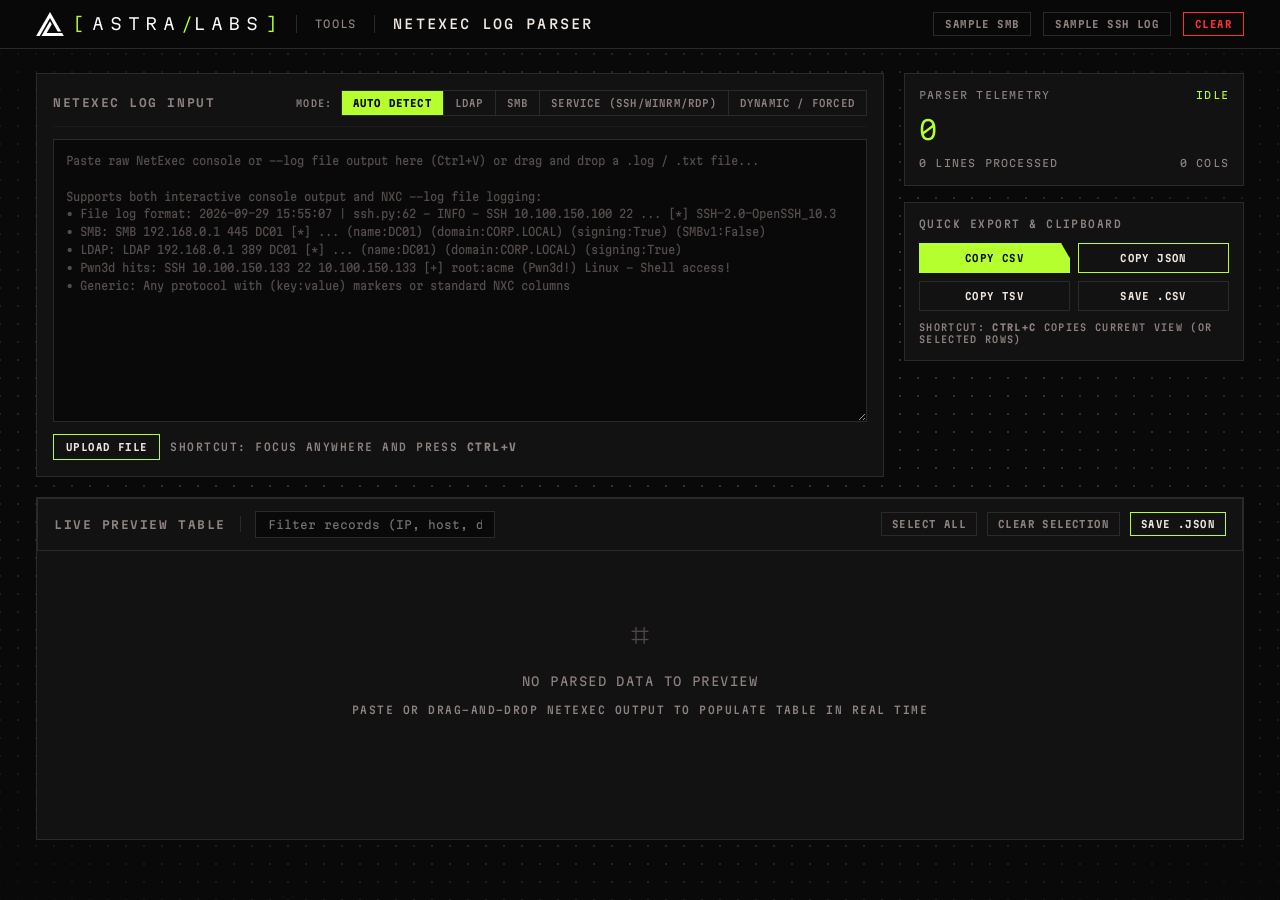
<file: tools/netexec/index.html>
<!DOCTYPE html>
<html lang="en">
<head>
  <meta charset="UTF-8">
  <meta name="viewport" content="width=device-width, initial-scale=1.0">
  <title>NETEXEC LOG PARSER // ASTRALABS</title>
  
  <link rel="icon" type="image/svg+xml" href="/favicon/favicon.svg">
  <link rel="icon" type="image/png" sizes="32x32" href="/favicon/favicon-32x32.png">
  <link rel="apple-touch-icon" sizes="180x180" href="/favicon/apple-touch-icon.png">

  <link rel="preconnect" href="https://fonts.googleapis.com">
  <link rel="preconnect" href="https://fonts.gstatic.com" crossorigin>
  <link rel="stylesheet" href="https://fonts.googleapis.com/css2?family=Archivo:wdth,wght@62..125,300..900&family=Martian+Mono:wdth,wght@75..112.5,100..800&display=swap">
  
  <link rel="stylesheet" href="brand/astralabs.css">
  
  <style>
    /* AstraLabs Custom App Layout & Polish */
    :root {
      --gutter: clamp(16px, 3vw, 36px);
      --font-display: "Archivo", "Arial Narrow", system-ui, sans-serif;
      --font-mono: "Martian Mono", ui-monospace, Menlo, monospace;
      --al-dot: color-mix(in oklab, var(--bone) 22%, transparent);
    }
    
    * { box-sizing: border-box; }
    
    /* Dot Grid Background with vignette mask */
    body {
      background-color: var(--void);
      color: var(--bone);
      font-family: var(--font-display);
      margin: 0;
      padding: 0;
      min-height: 100vh;
      display: flex;
      flex-direction: column;
      position: relative;
    }

    body::before {
      content: "";
      position: fixed;
      inset: 0;
      background-image: radial-gradient(circle at center, var(--al-dot) 0 1px, transparent 1.4px);
      background-size: 18px 18px;
      background-position: 9px 9px;
      -webkit-mask-image: radial-gradient(ellipse 80% 75% at 50% 50%, #000 40%, transparent 100%);
      mask-image: radial-gradient(ellipse 80% 75% at 50% 50%, #000 40%, transparent 100%);
      pointer-events: none;
      z-index: 0;
      opacity: 0.85;
    }

    /* Topbar */
    .topbar {
      position: sticky;
      top: 0;
      z-index: 50;
      background: color-mix(in oklab, var(--void) 92%, transparent);
      backdrop-filter: blur(8px);
      border-bottom: 1px solid var(--rule);
    }
    .topbar-in {
      max-width: 1600px;
      margin: 0 auto;
      padding: 12px var(--gutter);
      display: flex;
      align-items: center;
      justify-content: space-between;
      gap: 16px;
    }
    .brand-group {
      display: flex;
      align-items: center;
      gap: 18px;
    }
    .app-title {
      font-family: var(--font-mono);
      font-size: 13px;
      font-weight: 500;
      letter-spacing: 0.16em;
      text-transform: uppercase;
      color: var(--bone);
      display: flex;
      align-items: center;
      gap: 10px;
    }
    .app-title span.tag-sub {
      color: var(--ash);
      font-size: 11px;
    }

    .top-actions {
      display: flex;
      align-items: center;
      gap: 12px;
    }

    /* Main Container */
    .app-container {
      max-width: 1600px;
      margin: 0 auto;
      padding: 24px var(--gutter) 60px;
      width: 100%;
      flex: 1;
      display: grid;
      gap: 20px;
      position: relative;
      z-index: 1;
    }

    /* Grid Layout: Top Controls & Input */
    .workspace-grid {
      display: grid;
      grid-template-columns: 1fr 340px;
      gap: 20px;
    }
    @media (max-width: 1080px) {
      .workspace-grid {
        grid-template-columns: 1fr;
      }
    }

    /* Input Card */
    .input-card {
      background: var(--plate);
      border: 1px solid var(--rule);
      padding: 16px;
      display: flex;
      flex-direction: column;
      gap: 12px;
      position: relative;
    }
    .card-header {
      display: flex;
      align-items: center;
      justify-content: space-between;
      gap: 12px;
      border-bottom: 1px solid var(--rule-subtle);
      padding-bottom: 10px;
    }
    .card-title {
      font-family: var(--font-mono);
      font-size: 11px;
      font-weight: 600;
      letter-spacing: 0.14em;
      text-transform: uppercase;
      color: var(--ash);
      display: flex;
      align-items: center;
      gap: 8px;
    }
    .card-title b {
      color: var(--acid);
      font-weight: 600;
    }

    /* Textarea with styling */
    .log-textarea-wrap {
      position: relative;
      flex: 1;
      display: flex;
      flex-direction: column;
    }
    textarea.log-textarea {
      width: 100%;
      height: 100%;
      flex: 1;
      min-height: 220px;
      background: var(--void);
      border: 1px solid var(--rule);
      color: var(--bone);
      font-family: var(--font-mono);
      font-size: 11.5px;
      line-height: 1.55;
      padding: 12px;
      box-sizing: border-box;
      resize: vertical;
      font-variation-settings: "wdth" 85;
      font-variant-numeric: tabular-nums;
      transition: border-color var(--al-t-settle) var(--al-e-settle), box-shadow var(--al-t-settle) var(--al-e-settle);
    }
    textarea.log-textarea:focus {
      outline: none;
      border-color: var(--acid);
      box-shadow: inset 0 -2px 0 var(--acid);
    }
    textarea.log-textarea::placeholder {
      color: color-mix(in oklab, var(--ash) 60%, var(--void));
      font-family: var(--font-mono);
    }

    /* Drop overlay */
    .drop-overlay {
      position: absolute;
      inset: 0;
      background: color-mix(in oklab, var(--void) 85%, var(--acid) 15%);
      border: 2px dashed var(--acid);
      display: none;
      align-items: center;
      justify-content: center;
      flex-direction: column;
      gap: 8px;
      z-index: 10;
      pointer-events: none;
    }
    .drop-overlay.active {
      display: flex;
    }

    /* Mode Segmented Controls */
    .seg-group {
      display: inline-flex;
      border: 1px solid var(--rule);
      flex-wrap: wrap;
    }
    .seg-btn {
      border: 0;
      background: transparent;
      padding: 7px 11px;
      font: 500 10px/1 var(--font-mono);
      letter-spacing: .12em;
      text-transform: uppercase;
      color: var(--ash);
      cursor: pointer;
      font-variation-settings: "wdth" 85;
      transition: all var(--al-t-flick) var(--al-e-flick);
    }
    .seg-btn + .seg-btn {
      border-left: 1px solid var(--rule);
    }
    .seg-btn:hover {
      color: var(--bone);
    }
    .seg-btn.active {
      background: var(--acid);
      color: var(--on-acid);
      font-weight: 700;
    }

    /* Stats & Metadata Panel */
    .sidebar-panel {
      display: flex;
      flex-direction: column;
      gap: 16px;
    }
    .stat-card {
      background: var(--plate);
      border: 1px solid var(--rule);
      padding: 14px;
      display: grid;
      gap: 6px;
    }
    .stat-val {
      font-family: var(--font-mono);
      font-size: 26px;
      font-weight: 300;
      color: var(--bone);
      font-variant-numeric: tabular-nums;
    }
    .stat-val.highlight {
      color: var(--acid);
    }
    .stat-meta {
      font-family: var(--font-mono);
      font-size: 10px;
      letter-spacing: 0.12em;
      text-transform: uppercase;
      color: var(--ash);
      display: flex;
      justify-content: space-between;
    }

    /* Filter & Search Bar */
    .toolbar-row {
      display: flex;
      flex-wrap: wrap;
      align-items: center;
      justify-content: space-between;
      gap: 12px;
      background: var(--plate);
      border: 1px solid var(--rule);
      padding: 12px 16px;
    }
    .toolbar-left, .toolbar-right {
      display: flex;
      flex-wrap: wrap;
      align-items: center;
      gap: 10px;
    }
    .search-input {
      background: var(--void);
      border: 1px solid var(--rule);
      padding: 6px 12px;
      font-family: var(--font-mono);
      font-size: 11px;
      color: var(--bone);
      width: 240px;
      transition: border-color 0.2s;
    }
    .search-input:focus {
      outline: none;
      border-color: var(--acid);
    }

    /* Table & Live Preview Container */
    .table-section {
      background: var(--plate);
      border: 1px solid var(--rule);
      display: flex;
      flex-direction: column;
      min-height: 250px;
    }
    .tbl-scroll-wrap {
      overflow-x: auto;
      max-height: 600px;
      overflow-y: auto;
    }
    table.live-table {
      width: 100%;
      border-collapse: collapse;
      font-family: var(--font-mono);
      font-size: 11.5px;
      line-height: 1.45;
      font-variation-settings: "wdth" 85;
      font-variant-numeric: tabular-nums;
      min-width: 800px;
    }
    .live-table th {
      text-align: left;
      font-weight: 600;
      font-size: 10px;
      letter-spacing: 0.12em;
      text-transform: uppercase;
      color: var(--ash);
      padding: 10px 14px;
      border-bottom: 1px solid var(--rule);
      background: var(--plate);
      position: sticky;
      top: 0;
      z-index: 5;
      user-select: none;
      cursor: pointer;
      white-space: nowrap;
    }
    .live-table th:hover {
      color: var(--bone);
    }
    .live-table th.sort-asc::after {
      content: " ↑";
      color: var(--acid);
    }
    .live-table th.sort-desc::after {
      content: " ↓";
      color: var(--acid);
    }
    .live-table td {
      padding: 9px 14px;
      border-bottom: 1px solid var(--rule-subtle);
      white-space: nowrap;
      color: var(--bone);
    }
    .live-table td.idx-col {
      color: var(--ash);
      font-size: 10px;
      width: 48px;
      user-select: none;
      border-right: 1px solid var(--rule-subtle);
      background: color-mix(in oklab, var(--void) 50%, transparent);
    }
    .live-table tr:hover td {
      background: color-mix(in oklab, var(--plate), var(--bone) 3%);
    }
    .live-table tr.selected td {
      background: color-mix(in oklab, var(--acid) 8%, var(--plate));
    }
    .live-table tr.selected td.idx-col {
      color: var(--acid);
      font-weight: 700;
    }

    /* Badge highlight for signing / smbv1 / null auth / pwn3d */
    .val-danger {
      color: var(--status-down);
      font-weight: 600;
    }
    .val-warn {
      color: var(--status-warn);
    }
    .val-ok {
      color: var(--status-ok);
    }
    .val-acid {
      color: var(--acid);
    }
    .val-pwn3d {
      color: var(--status-ok);
      font-weight: 700;
      text-shadow: 0 0 8px rgba(77, 255, 136, 0.4);
    }

    /* Notification toast */
    .toast-container {
      position: fixed;
      bottom: 24px;
      right: 24px;
      display: flex;
      flex-direction: column;
      gap: 8px;
      z-index: 100;
      pointer-events: none;
    }
    .toast {
      background: var(--plate);
      border: 1px solid var(--acid);
      color: var(--bone);
      font-family: var(--font-mono);
      font-size: 11px;
      padding: 10px 16px;
      box-shadow: 0 4px 16px rgba(0,0,0,0.6);
      display: flex;
      align-items: center;
      gap: 10px;
      animation: al-wipe 0.25s var(--al-e-settle) both;
    }
    .toast::before {
      content: "■";
      color: var(--acid);
    }

    /* Empty state */
    .empty-state {
      padding: 60px 20px;
      text-align: center;
      display: flex;
      flex-direction: column;
      align-items: center;
      justify-content: center;
      gap: 12px;
      color: var(--ash);
    }
    .empty-state .icon {
      font-size: 32px;
      opacity: 0.5;
    }

    /* File drop area */
    .file-input-hidden {
      display: none;
    }
  </style>
</head>
<body>

  <!-- Topbar -->
  <header class="topbar">
    <div class="topbar-in">
      <div class="brand-group">
        <a href="/tools/" class="al-lockup al-lockup-mono al-lockup-interactive" style="text-decoration:none;" title="AstraLabs Tools">
          <svg class="al-mark" width="28" height="24" viewBox="0 0 600 519.62">
            <g class="al-mark-fill"><path d="M0 519.62 L300 0 L542.84 420.62 L466.63 420.62 L300 132 L76.21 519.62 Z"/><path d="M114.32 519.62 L300 198 L338.11 264 L228.63 453.62 L561.89 453.62 L600 519.62 Z"/></g>
          </svg>
          <span class="al-wm" style="margin-left: 8px; font-size: 16px;">
            <span class="al-wm-br al-wm-lb">[</span><span class="al-wm-in">ASTRA</span><span class="al-wm-sl">/</span><span class="al-wm-in">LABS</span><span class="al-wm-br al-wm-rb">]</span>
          </span>
        </a>
        <div style="width: 1px; height: 18px; background: var(--rule);"></div>
        <a href="/tools/" style="text-decoration:none; font-family:var(--font-mono); font-size:10.5px; color:var(--ash); letter-spacing:0.12em; text-transform:uppercase;" onmouseover="this.style.color='var(--acid)'" onmouseout="this.style.color='var(--ash)'">TOOLS</a>
        <div style="width: 1px; height: 18px; background: var(--rule);"></div>
        <div class="app-title">
          <span>NETEXEC LOG PARSER</span>
        </div>
      </div>

      <div class="top-actions">
        <button type="button" class="al-btn al-btn-quiet" id="btn-load-sample-smb" style="padding: 6px 11px; font-size: 10px;">SAMPLE SMB</button>
        <button type="button" class="al-btn al-btn-quiet" id="btn-load-sample-ssh" style="padding: 6px 11px; font-size: 10px;">SAMPLE SSH LOG</button>
        <button type="button" class="al-btn al-btn-danger" id="btn-clear" style="padding: 6px 11px; font-size: 10px;">CLEAR</button>
      </div>
    </div>
  </header>

  <!-- Main Content -->
  <main class="app-container">
    
    <!-- Top Grid: Input & Info -->
    <div class="workspace-grid">
      
      <!-- Input Card -->
      <div class="input-card al-ticks">
        <div class="card-header">
          <div class="card-title">
            NETEXEC LOG INPUT
          </div>
          <div style="display:flex; align-items:center; gap:8px;">
            <span class="al-label" style="font-size:9.5px;">MODE:</span>
            <div class="seg-group" id="mode-selector">
              <button type="button" class="seg-btn active" data-mode="auto">AUTO DETECT</button>
              <button type="button" class="seg-btn" data-mode="ldap">LDAP</button>
              <button type="button" class="seg-btn" data-mode="smb">SMB</button>
              <button type="button" class="seg-btn" data-mode="service">SERVICE (SSH/WINRM/RDP)</button>
              <button type="button" class="seg-btn" data-mode="forced">DYNAMIC / FORCED</button>
            </div>
          </div>
        </div>

        <div class="log-textarea-wrap" id="drop-zone">
          <textarea 
            id="log-input" 
            class="log-textarea" 
            placeholder="Paste raw NetExec console or --log file output here (Ctrl+V) or drag and drop a .log / .txt file...&#10;&#10;Supports both interactive console output and NXC --log file logging:&#10;• File log format: 2026-09-29 15:55:07 | ssh.py:62 - INFO - SSH 10.100.150.100 22 ... [*] SSH-2.0-OpenSSH_10.3&#10;• SMB: SMB 192.168.0.1 445 DC01 [*] ... (name:DC01) (domain:CORP.LOCAL) (signing:True) (SMBv1:False)&#10;• LDAP: LDAP 192.168.0.1 389 DC01 [*] ... (name:DC01) (domain:CORP.LOCAL) (signing:True)&#10;• Pwn3d hits: SSH 10.100.150.133 22 10.100.150.133 [+] root:acme (Pwn3d!) Linux - Shell access!&#10;• Generic: Any protocol with (key:value) markers or standard NXC columns"
            spellcheck="false"
          ></textarea>
          
          <div class="drop-overlay" id="drop-overlay">
            <span style="font-family:var(--font-mono); font-size:14px; font-weight:600; color:var(--acid);">[ DROP LOG FILE HERE ]</span>
            <span class="al-label">Will parse and preview instantly</span>
          </div>
        </div>

        <div style="display:flex; justify-content:space-between; align-items:center; flex-wrap:wrap; gap:8px;">
          <div style="display:flex; align-items:center; gap:10px;">
            <input type="file" id="file-uploader" class="file-input-hidden" accept=".log,.txt,.out,*">
            <button type="button" class="al-btn al-btn-ghost" id="btn-upload-file" style="padding: 7px 12px; font-size: 10px;">
              UPLOAD FILE
            </button>
            <span class="al-label" style="color:var(--ash);">Shortcut: Focus anywhere and press <b>CTRL+V</b></span>
          </div>
        </div>
      </div>

      <!-- Sidebar Panel: Telemetry & Summary -->
      <div class="sidebar-panel">
        
        <div class="stat-card al-ticks">
          <div class="stat-meta">
            <span>PARSER TELEMETRY</span>
            <span id="detected-type-tag" style="color:var(--acid);">IDLE</span>
          </div>
          <div class="stat-val highlight" id="record-count">0</div>
          <div class="stat-meta">
            <span id="line-count-meta">0 LINES PROCESSED</span>
            <span id="col-count-meta">0 COLS</span>
          </div>
        </div>

        <div class="stat-card">
          <div class="al-label" style="margin-bottom:6px;">QUICK EXPORT & CLIPBOARD</div>
          <div style="display:grid; grid-template-columns: 1fr 1fr; gap:8px;">
            <button type="button" class="al-btn al-btn-primary" id="btn-copy-csv" style="padding:9px 10px; font-size:10px;">
              COPY CSV
            </button>
            <button type="button" class="al-btn al-btn-ghost" id="btn-copy-json" style="padding:9px 10px; font-size:10px;">
              COPY JSON
            </button>
            <button type="button" class="al-btn" id="btn-copy-tsv" style="padding:9px 10px; font-size:10px;">
              COPY TSV
            </button>
            <button type="button" class="al-btn" id="btn-download-csv" style="padding:9px 10px; font-size:10px;">
              SAVE .CSV
            </button>
          </div>
          <div class="al-label" style="color:var(--ash); font-size:9.5px; margin-top:4px;">
            Shortcut: <b>CTRL+C</b> copies current view (or selected rows)
          </div>
        </div>

        <div class="stat-card" id="flag-summary" style="display:none;">
          <div class="al-label" style="color:var(--ash); margin-bottom:6px;">SECURITY & SCAN TELEMETRY</div>
          <div class="al-leaders" id="flag-leaders">
            <!-- Dynamically populated -->
          </div>
        </div>

      </div>

    </div>

    <!-- Table Section: Live Preview -->
    <div class="table-section al-ticks">
      
      <!-- Toolbar -->
      <div class="toolbar-row">
        <div class="toolbar-left">
          <span class="card-title">LIVE PREVIEW TABLE</span>
          <div style="width: 1px; height: 16px; background: var(--rule); margin: 0 4px;"></div>
          <input 
            type="text" 
            id="table-search" 
            class="search-input" 
            placeholder="Filter records (IP, host, details...)"
          >
          <span class="al-label" id="table-filter-count" style="display:none;"></span>
        </div>

        <div class="toolbar-right">
          <button type="button" class="al-btn al-btn-quiet" id="btn-select-all" style="padding:6px 10px; font-size:10px;">
            SELECT ALL
          </button>
          <button type="button" class="al-btn al-btn-quiet" id="btn-clear-selection" style="padding:6px 10px; font-size:10px;">
            CLEAR SELECTION
          </button>
          <button type="button" class="al-btn al-btn-ghost" id="btn-download-json" style="padding:6px 10px; font-size:10px;">
            SAVE .JSON
          </button>
        </div>
      </div>

      <!-- Scrollable Table -->
      <div class="tbl-scroll-wrap" id="table-container">
        <table class="live-table" id="data-table">
          <thead id="table-head">
            <!-- Headers populated dynamically -->
          </thead>
          <tbody id="table-body">
            <!-- Rows populated dynamically -->
          </tbody>
        </table>

        <div class="empty-state" id="table-empty">
          <div class="icon">⌗</div>
          <div style="font-family:var(--font-mono); font-size:12px; letter-spacing:0.12em; text-transform:uppercase;">NO PARSED DATA TO PREVIEW</div>
          <div class="al-label">Paste or drag-and-drop NetExec output to populate table in real time</div>
        </div>
      </div>

      <div class="mrule"><i></i></div>
    </div>

  </main>

  <!-- Notification Toast Container -->
  <div class="toast-container" id="toast-container"></div>

  <!-- Client-side Logic -->
  <script>
    // State Store
    const state = {
      rawInput: '',
      mode: 'auto', // 'auto', 'ldap', 'smb', 'service', 'forced'
      detectedType: 'idle',
      parsedRecords: [],
      filteredRecords: [],
      filterQuery: '',
      selectedIndices: new Set(),
      sortColumn: null,
      sortDirection: 'asc'
    };

    // DOM References
    const dom = {
      logInput: document.getElementById('log-input'),
      dropZone: document.getElementById('drop-zone'),
      dropOverlay: document.getElementById('drop-overlay'),
      fileUploader: document.getElementById('file-uploader'),
      btnUploadFile: document.getElementById('btn-upload-file'),
      modeSelector: document.getElementById('mode-selector'),
      recordCount: document.getElementById('record-count'),
      lineCountMeta: document.getElementById('line-count-meta'),
      colCountMeta: document.getElementById('col-count-meta'),
      detectedTypeTag: document.getElementById('detected-type-tag'),
      btnLoadSampleSmb: document.getElementById('btn-load-sample-smb'),
      btnLoadSampleSsh: document.getElementById('btn-load-sample-ssh'),
      btnClear: document.getElementById('btn-clear'),
      tableSearch: document.getElementById('table-search'),
      tableFilterCount: document.getElementById('table-filter-count'),
      btnSelectAll: document.getElementById('btn-select-all'),
      btnClearSelection: document.getElementById('btn-clear-selection'),
      btnCopyCsv: document.getElementById('btn-copy-csv'),
      btnCopyJson: document.getElementById('btn-copy-json'),
      btnCopyTsv: document.getElementById('btn-copy-tsv'),
      btnDownloadCsv: document.getElementById('btn-download-csv'),
      btnDownloadJson: document.getElementById('btn-download-json'),
      tableHead: document.getElementById('table-head'),
      tableBody: document.getElementById('table-body'),
      tableEmpty: document.getElementById('table-empty'),
      flagSummary: document.getElementById('flag-summary'),
      flagLeaders: document.getElementById('flag-leaders'),
      toastContainer: document.getElementById('toast-container')
    };

    // Samples
    const SAMPLE_SMB = 
`SMB         192.168.0.1      445    DC01             [*] Windows 10 / Server 2016 Build 14393 (name:DC01) (domain:CORP.LOCAL) (signing:True) (SMBv1:False) (Null Auth:False)
SMB         192.168.0.2      445    FILESERVER       [*] Windows Server 2012 R2 Build 9600 (name:FILESERVER) (domain:CORP.LOCAL) (signing:False) (SMBv1:True) (Null Auth:True)
SMB         192.168.0.3      445    BACKUP01         [*] Windows Server 2019 Build 17763 (name:BACKUP01) (domain:CORP.LOCAL) (signing:False) (SMBv1:False) (Null Auth:False)
SMB         192.168.0.4      445    DEV-BOX          [*] Windows 10 Pro Build 19044 (name:DEV-BOX) (domain:CORP.LOCAL) (signing:False) (SMBv1:False) (Null Auth:False)
SMB         192.168.0.5      445    NAS-STORAGE      [*] Windows Server 2008 R2 (name:NAS-STORAGE) (domain:WORKGROUP) (signing:False) (SMBv1:True) (Null Auth:True)
`;

    const SAMPLE_SSH_FILE_LOG = 
`[2026-09-29 15:55:06]> /home/mandiant/.local/bin/nxc ssh preliminary_ssh.txt -u root -p acme --log prelim_ssh_nxc.log

2026-09-29 15:55:07 | ssh.py:62 - INFO - SSH         10.100.150.100  22     10.100.150.100   [*] SSH-2.0-OpenSSH_10.3
2026-09-29 15:55:07 | ssh.py:62 - INFO - SSH         10.100.150.107  22     10.100.150.107   [*] SSH-2.0-OpenSSH_9.4
2026-09-29 15:55:08 | ssh.py:62 - INFO - SSH         10.100.150.136  22     10.100.150.136   [*] SSH-2.0-OpenSSH_9.2p1 Debian-2+deb12u2
2026-09-29 15:55:11 | ssh.py:133 - INFO - SSH         10.100.150.100  22     10.100.150.100   [-] root:acme
2026-09-29 15:55:18 | ssh.py:125 - INFO - SSH         10.100.150.133  22     10.100.150.133   [+] root:acme (Pwn3d!) Linux - Shell access!
2026-09-29 15:55:18 | ssh.py:125 - INFO - SSH         10.100.150.136  22     10.100.150.136   [+] root:acme (Pwn3d!) Linux - Shell access!
2026-09-29 15:55:22 | ssh.py:133 - INFO - SSH         10.100.150.106  22     10.100.150.106   [-] root:acme
2026-09-29 15:55:22 | ssh.py:125 - INFO - SSH         10.100.150.155  22     10.100.150.155   [+] root:acme (Pwn3d!) Linux - Shell access!
2026-09-29 15:55:23 | ssh.py:125 - INFO - SSH         10.100.150.101  22     10.100.150.101   [+] root:acme (Pwn3d!) Linux - Shell access!
`;

    // Show Toast
    function showToast(message, duration = 3000) {
      const toast = document.createElement('div');
      toast.className = 'toast';
      toast.innerText = message;
      dom.toastContainer.appendChild(toast);
      setTimeout(() => {
        toast.style.opacity = '0';
        toast.style.transition = 'opacity 0.2s';
        setTimeout(() => toast.remove(), 250);
      }, duration);
    }

    // Helper: Clean NetExec file logger prefixes
    // Handles formats like:
    // '2026-09-29 15:55:07 | ssh.py:62 - INFO - SSH ...'
    // '2026-09-29 15:55:07.123 | module.py:10 - DEBUG - ...'
    const NXC_FILE_LOGGER_REGEX = /^\d{4}-\d{2}-\d{2}\s+\d{2}:\d{2}:\d{2}(?:\.\d+)?\s*\|\s*[^|]+-\s*(?:INFO|DEBUG|WARNING|ERROR|CRITICAL)\s*-\s*(.*)$/;
    
    function cleanNxcLine(rawLine) {
      const line = rawLine.trim();
      if (!line) return '';
      // Skip terminal command prompts e.g. [2026-09-29 15:55:06]> /path/to/nxc ...
      if (line.startsWith('[') && line.includes(']> ')) return '';
      
      const m = line.match(NXC_FILE_LOGGER_REGEX);
      return m ? m[1].trim() : line;
    }

    // --- Parser Engine ---

    function detectLogTypeFromText(text) {
      const lines = text.split('\n');
      for (const rawLine of lines) {
        const line = cleanNxcLine(rawLine);
        if (!line) continue;
        if (line.includes('SMB') && (line.includes('name:') || line.includes('signing:'))) return 'smb';
        if (line.includes('LDAP') && (line.includes('name:') || line.includes('signing:'))) return 'ldap';
      }
      
      // Check for service lines: SSH, FTP, WINRM, RDP, MSSQL, etc.
      for (const rawLine of lines) {
        const line = cleanNxcLine(rawLine);
        if (!line) continue;
        if (/^(?:SSH|FTP|WINRM|RDP|MSSQL|VNC|WMI|SNMP)\s+\d{1,3}\.\d{1,3}\.\d{1,3}\.\d{1,3}/i.test(line)) {
          return 'service';
        }
      }

      // Check if there are (key:value) pairs anywhere
      for (const rawLine of lines) {
        const line = cleanNxcLine(rawLine);
        if (line && /\([^:]+:[^)]+\)/.test(line)) return 'forced';
      }

      return 'service';
    }

    function parseForcedLogData(text) {
      const data = [];
      const lines = text.split('\n');
      const ipRegex = /\d{1,3}\.\d{1,3}\.\d{1,3}\.\d{1,3}/;
      const colRegex = /\(([^:]+):([^)]+)\)/g;

      for (let rawLine of lines) {
        let line = cleanNxcLine(rawLine);
        if (!line) continue;

        const ipMatch = line.match(ipRegex);
        const ip = ipMatch ? ipMatch[0] : '';

        const record = { 'IP': ip };

        const parts = line.split(/\s+/);
        if (parts.length > 0) {
          record['Protocol'] = parts[0];
        }

        let match;
        let foundCols = false;
        while ((match = colRegex.exec(line)) !== null) {
          foundCols = true;
          const key = match[1].trim();
          const val = match[2].trim();
          record[key] = val;
        }

        if (foundCols) {
          data.push(record);
        }
      }
      return data;
    }

    function parseLdapLogData(text) {
      const data = [];
      const lines = text.split('\n');
      const ipRegex = /\d{1,3}\.\d{1,3}\.\d{1,3}\.\d{1,3}/;
      const hostnameRegex = /name:([^)]+)/;
      const domainRegex = /domain:([^)]+)/;
      const signingRegex = /signing:([^)]+)/;
      const bindingRegex = /channel binding:([^)]+)/;

      for (let rawLine of lines) {
        let line = cleanNxcLine(rawLine);
        if (!line) continue;

        if (line.includes('LDAP') && line.includes('name:')) {
          const ipMatch = line.match(ipRegex);
          const ip = ipMatch ? ipMatch[0] : '';

          const hostnameMatch = line.match(hostnameRegex);
          const hostname = hostnameMatch ? hostnameMatch[1].trim() : '';

          const domainMatch = line.match(domainRegex);
          const domain = domainMatch ? domainMatch[1].trim() : '';

          const fqdn = domain ? `${hostname}.${domain.toLowerCase()}` : hostname;

          const signingMatch = line.match(signingRegex);
          const signing = signingMatch ? signingMatch[1].trim() : '';

          const bindingMatch = line.match(bindingRegex);
          const binding = bindingMatch ? bindingMatch[1].trim() : '';

          data.push({
            'IP': ip,
            'Hostname': hostname,
            'Domain': domain,
            'FQDN': fqdn,
            'LDAP Signing': signing,
            'LDAP Channel Binding': binding
          });
        }
      }
      return data;
    }

    function parseSmbLogData(text) {
      const data = [];
      const lines = text.split('\n');
      const hostnameRegex = /name:([^)]+)/;
      const domainRegex = /domain:([^)]+)/;
      const signingRegex = /signing:([^)]+)/;
      const smbv1Regex = /SMBv1:([^)]+)/;
      const nullAuthRegex = /Null Auth:([^)]+)/;

      for (let rawLine of lines) {
        let line = cleanNxcLine(rawLine);
        if (!line) continue;

        if (line.includes('SMB') && line.includes('name:')) {
          const parts = line.split(/\s+/);
          const ip = parts.length > 1 ? parts[1] : '';

          const hostnameMatch = line.match(hostnameRegex);
          const hostname = hostnameMatch ? hostnameMatch[1].trim() : '';

          const domainMatch = line.match(domainRegex);
          const domain = domainMatch ? domainMatch[1].trim() : '';

          const fqdn = domain ? `${hostname}.${domain.toLowerCase()}` : hostname;

          const signingMatch = line.match(signingRegex);
          const signing = signingMatch ? signingMatch[1].trim() : '';

          const smbv1Match = line.match(smbv1Regex);
          const smbv1 = smbv1Match ? smbv1Match[1].trim() : '';

          const nullAuthMatch = line.match(nullAuthRegex);
          const nullAuth = nullAuthMatch ? nullAuthMatch[1].trim() : '';

          data.push({
            'IP': ip,
            'Hostname': hostname,
            'Domain': domain,
            'FQDN': fqdn,
            'SMB Signing': signing,
            'SMBv1': smbv1,
            'Null Auth': nullAuth
          });
        }
      }
      return data;
    }

    // Comprehensive NetExec Service Scanner Parser (SSH, FTP, WINRM, RDP, MSSQL, VNC, etc.)
    function parseServiceLogData(text) {
      const data = [];
      const lines = text.split('\n');
      // Matches: PROTOCOL IP PORT TARGET [STATUS_MARKER] DETAILS
      const serviceRegex = /^([A-Za-z0-9_\-]+)\s+(\d{1,3}\.\d{1,3}\.\d{1,3}\.\d{1,3})\s+(\d+)\s+(\S+)\s+(\[\*\]|\[\+\]|\[\-\]|\[\!\])\s*(.*)$/;
      const colRegex = /\(([^:]+):([^)]+)\)/g;

      for (let rawLine of lines) {
        let line = cleanNxcLine(rawLine);
        if (!line) continue;

        const match = line.match(serviceRegex);
        if (match) {
          const [, proto, ip, port, target, statusTag, details] = match;
          
          let statusText = 'INFO';
          if (statusTag === '[+]') statusText = 'SUCCESS';
          else if (statusTag === '[-]') statusText = 'FAILED';
          else if (statusTag === '[!]') statusText = 'WARNING';

          const record = {
            'IP': ip,
            'Port': port,
            'Protocol': proto,
            'Target': target,
            'Status': statusTag,
            'Pwn3d': details.includes('(Pwn3d!)') ? 'True' : 'False',
            'Details': details
          };

          // Also extract any dynamic (k:v) tags inside details
          let colMatch;
          while ((colMatch = colRegex.exec(details)) !== null) {
            const key = colMatch[1].trim();
            const val = colMatch[2].trim();
            if (key.toLowerCase() !== 'pwn3d!') {
              record[key] = val;
            }
          }

          data.push(record);
        } else {
          // If line doesn't match standard service regex but has IP and protocol
          const ipMatch = line.match(/\d{1,3}\.\d{1,3}\.\d{1,3}\.\d{1,3}/);
          if (ipMatch) {
            const parts = line.split(/\s+/);
            const proto = parts[0] || 'NXC';
            data.push({
              'IP': ipMatch[0],
              'Protocol': proto,
              'Details': line
            });
          }
        }
      }
      return data;
    }

    // Execute Parse Pipeline
    function runParser() {
      const text = dom.logInput.value;
      state.rawInput = text;
      state.selectedIndices.clear();

      if (!text.trim()) {
        state.parsedRecords = [];
        state.filteredRecords = [];
        state.detectedType = 'idle';
        render();
        return;
      }

      let activeType = state.mode;
      if (activeType === 'auto') {
        activeType = detectLogTypeFromText(text);
      }
      state.detectedType = activeType;

      if (activeType === 'ldap') {
        state.parsedRecords = parseLdapLogData(text);
        if (state.parsedRecords.length === 0 && state.mode === 'auto') {
          state.parsedRecords = parseForcedLogData(text);
          state.detectedType = 'forced';
        }
      } else if (activeType === 'smb') {
        state.parsedRecords = parseSmbLogData(text);
        if (state.parsedRecords.length === 0 && state.mode === 'auto') {
          state.parsedRecords = parseForcedLogData(text);
          state.detectedType = 'forced';
        }
      } else if (activeType === 'service') {
        state.parsedRecords = parseServiceLogData(text);
      } else {
        // forced / generic
        state.parsedRecords = parseForcedLogData(text);
      }

      applyFilterAndSort();
      render();
    }

    // Filter & Sort
    function applyFilterAndSort() {
      const q = state.filterQuery.trim().toLowerCase();
      if (!q) {
        state.filteredRecords = [...state.parsedRecords];
      } else {
        state.filteredRecords = state.parsedRecords.filter(row => {
          return Object.values(row).some(val => 
            String(val).toLowerCase().includes(q)
          );
        });
      }

      // Sort
      if (state.sortColumn) {
        const col = state.sortColumn;
        const dir = state.sortDirection === 'asc' ? 1 : -1;
        state.filteredRecords.sort((a, b) => {
          const valA = a[col] || '';
          const valB = b[col] || '';
          return valA.localeCompare(valB, undefined, { numeric: true }) * dir;
        });
      }
    }

    // Extract all unique headers preserving order
    function getColumns(records) {
      const fieldnames = [];
      const seen = new Set();
      for (const row of records) {
        for (const k of Object.keys(row)) {
          if (!seen.has(k)) {
            fieldnames.push(k);
            seen.add(k);
          }
        }
      }
      return fieldnames;
    }

    // Render Table and UI
    function render() {
      const lines = state.rawInput ? state.rawInput.split('\n').filter(l => l.trim().length > 0).length : 0;
      const count = state.parsedRecords.length;
      const columns = getColumns(state.parsedRecords);

      // Telemetry tags
      dom.recordCount.textContent = count;
      dom.lineCountMeta.textContent = `${lines} LINES PROCESSED`;
      dom.colCountMeta.textContent = `${columns.length} COLS`;
      dom.detectedTypeTag.textContent = state.detectedType.toUpperCase();

      if (state.filterQuery) {
        dom.tableFilterCount.style.display = 'inline-block';
        dom.tableFilterCount.textContent = `MATCHING: ${state.filteredRecords.length} / ${count}`;
      } else {
        dom.tableFilterCount.style.display = 'none';
      }

      // Render Telemetry / Security Summary
      renderSecuritySummary();

      // Render Table
      if (state.filteredRecords.length === 0) {
        dom.tableHead.innerHTML = '';
        dom.tableBody.innerHTML = '';
        dom.tableEmpty.style.display = 'flex';
        return;
      }

      dom.tableEmpty.style.display = 'none';

      // Table Headers
      let thHtml = '<tr><th style="width:44px;" class="idx-col">#</th>';
      for (const col of columns) {
        let sortClass = '';
        if (state.sortColumn === col) {
          sortClass = state.sortDirection === 'asc' ? 'sort-asc' : 'sort-desc';
        }
        thHtml += `<th class="${sortClass}" data-col="${col}">${escapeHtml(col)}</th>`;
      }
      thHtml += '</tr>';
      dom.tableHead.innerHTML = thHtml;

      // Table Rows
      let trHtml = '';
      state.filteredRecords.forEach((row, idx) => {
        const isSelected = state.selectedIndices.has(idx);
        trHtml += `<tr class="${isSelected ? 'selected' : ''}" data-idx="${idx}">`;
        trHtml += `<td class="idx-col">${idx + 1}</td>`;
        for (const col of columns) {
          const val = row[col] !== undefined ? row[col] : '';
          const cellClass = getCellHighlightClass(col, val);
          trHtml += `<td class="${cellClass}">${escapeHtml(val)}</td>`;
        }
        trHtml += '</tr>';
      });
      dom.tableBody.innerHTML = trHtml;
    }

    // Cell styling helper based on pentesting flags
    function getCellHighlightClass(col, val) {
      const lowerCol = col.toLowerCase();
      const lowerVal = String(val).toLowerCase();

      if (lowerCol === 'status') {
        if (lowerVal === '[+]') return 'val-ok';
        if (lowerVal === '[-]') return 'val-danger';
        if (lowerVal === '[!]') return 'val-warn';
        return 'val-acid';
      }
      if (lowerCol === 'pwn3d') {
        if (lowerVal === 'true') return 'val-pwn3d';
        return '';
      }
      if (lowerCol.includes('signing')) {
        if (lowerVal === 'false') return 'val-danger'; // Signing False is vulnerable / relay target
        if (lowerVal === 'true') return 'val-ok';
      }
      if (lowerCol.includes('smbv1')) {
        if (lowerVal === 'true') return 'val-danger'; // SMBv1 True is high risk
        if (lowerVal === 'false') return 'val-ok';
      }
      if (lowerCol.includes('null auth')) {
        if (lowerVal === 'true') return 'val-danger'; // Null Auth True is accessible
        if (lowerVal === 'false') return 'val-ok';
      }
      if (lowerCol.includes('channel binding')) {
        if (lowerVal === 'false') return 'val-warn';
        if (lowerVal === 'true') return 'val-ok';
      }
      if (lowerCol === 'ip') {
        return 'val-acid';
      }
      return '';
    }

    // Security & scan summary widget
    function renderSecuritySummary() {
      if (state.parsedRecords.length === 0) {
        dom.flagSummary.style.display = 'none';
        return;
      }

      let signingFalse = 0;
      let smbv1True = 0;
      let nullAuthTrue = 0;
      let pwn3dCount = 0;
      let authSuccessCount = 0;
      let authFailCount = 0;
      let hasApplicableFlags = false;

      state.parsedRecords.forEach(r => {
        if (r['SMB Signing'] === 'False' || r['LDAP Signing'] === 'False') { signingFalse++; hasApplicableFlags = true; }
        if (r['SMBv1'] === 'True') { smbv1True++; hasApplicableFlags = true; }
        if (r['Null Auth'] === 'True') { nullAuthTrue++; hasApplicableFlags = true; }
        if (r['Pwn3d'] === 'True' || (r['Details'] && r['Details'].includes('(Pwn3d!)'))) { pwn3dCount++; hasApplicableFlags = true; }
        if (r['Status'] === '[+]') { authSuccessCount++; hasApplicableFlags = true; }
        if (r['Status'] === '[-]') { authFailCount++; hasApplicableFlags = true; }
      });

      if (!hasApplicableFlags) {
        dom.flagSummary.style.display = 'none';
        return;
      }

      dom.flagSummary.style.display = 'grid';
      let html = '';
      if (pwn3dCount > 0) {
        html += `<div><dt>PWN3D HOSTS (PWN3D!):</dt><i></i><dd style="color:var(--status-ok); font-weight:700;">${pwn3dCount}</dd></div>`;
      }
      if (authSuccessCount > 0) {
        html += `<div><dt>VALID CREDENTIALS [+]:</dt><i></i><dd style="color:var(--status-ok); font-weight:600;">${authSuccessCount}</dd></div>`;
      }
      if (authFailCount > 0) {
        html += `<div><dt>FAILED ATTEMPTS [-]:</dt><i></i><dd style="color:var(--ash);">${authFailCount}</dd></div>`;
      }
      if (signingFalse > 0) {
        html += `<div><dt>SIGNING DISABLED (RELAY):</dt><i></i><dd style="color:var(--status-down); font-weight:600;">${signingFalse}</dd></div>`;
      }
      if (smbv1True > 0) {
        html += `<div><dt>SMBv1 ENABLED:</dt><i></i><dd style="color:var(--status-down); font-weight:600;">${smbv1True}</dd></div>`;
      }
      if (nullAuthTrue > 0) {
        html += `<div><dt>NULL SESSIONS / AUTH:</dt><i></i><dd style="color:var(--status-warn); font-weight:600;">${nullAuthTrue}</dd></div>`;
      }

      dom.flagLeaders.innerHTML = html;
    }

    // HTML escape helper
    function escapeHtml(str) {
      if (str === null || str === undefined) return '';
      return String(str)
        .replace(/&/g, '&amp;')
        .replace(/</g, '&lt;')
        .replace(/>/g, '&gt;')
        .replace(/"/g, '&quot;');
    }

    // --- Export Generators ---

    function getTargetDataset() {
      // If rows are selected, only export selected rows. Otherwise export all filtered rows.
      if (state.selectedIndices.size > 0) {
        return state.filteredRecords.filter((_, idx) => state.selectedIndices.has(idx));
      }
      return state.filteredRecords;
    }

    function generateCsv(data, delimiter = ',') {
      if (!data || data.length === 0) return '';
      const cols = getColumns(data);
      const rows = [];

      // Header row
      rows.push(cols.map(c => `"${c.replace(/"/g, '""')}"`).join(delimiter));

      // Data rows
      for (const row of data) {
        const values = cols.map(c => {
          const val = row[c] !== undefined ? String(row[c]) : '';
          return `"${val.replace(/"/g, '""')}"`;
        });
        rows.push(values.join(delimiter));
      }
      return rows.join('\r\n');
    }

    function generateJson(data) {
      return JSON.stringify(data, null, 2);
    }

    // Copy to clipboard
    async function copyToClipboard(text, description) {
      if (!text) {
        showToast('Nothing to copy (empty dataset)');
        return;
      }
      try {
        await navigator.clipboard.writeText(text);
        showToast(`Copied ${description} to clipboard!`);
      } catch (err) {
        // Fallback for non-https or older browser permissions
        const textarea = document.createElement('textarea');
        textarea.value = text;
        document.body.appendChild(textarea);
        textarea.select();
        document.execCommand('copy');
        document.body.removeChild(textarea);
        showToast(`Copied ${description} to clipboard!`);
      }
    }

    // File download trigger
    function downloadFile(content, fileName, mimeType) {
      if (!content) {
        showToast('Cannot download empty file');
        return;
      }
      const blob = new Blob([content], { type: mimeType });
      const url = URL.createObjectURL(blob);
      const a = document.createElement('a');
      a.href = url;
      a.download = fileName;
      document.body.appendChild(a);
      a.click();
      document.body.removeChild(a);
      URL.revokeObjectURL(url);
      showToast(`Saved ${fileName}`);
    }

    // --- Event Listeners & Interactive Handlers ---

    // Real-time live preview input listener
    dom.logInput.addEventListener('input', () => {
      runParser();
    });

    // Mode Selector Segmented Controls
    dom.modeSelector.addEventListener('click', (e) => {
      const btn = e.target.closest('.seg-btn');
      if (!btn) return;
      dom.modeSelector.querySelectorAll('.seg-btn').forEach(b => b.classList.remove('active'));
      btn.classList.add('active');
      state.mode = btn.dataset.mode;
      runParser();
      showToast(`Parser mode set to: ${state.mode.toUpperCase()}`);
    });

    // Search / Filter
    dom.tableSearch.addEventListener('input', (e) => {
      state.filterQuery = e.target.value;
      state.selectedIndices.clear();
      applyFilterAndSort();
      render();
    });

    // Table Header Sorting
    dom.tableHead.addEventListener('click', (e) => {
      const th = e.target.closest('th');
      if (!th || !th.dataset.col) return;
      const col = th.dataset.col;
      if (state.sortColumn === col) {
        state.sortDirection = state.sortDirection === 'asc' ? 'desc' : 'asc';
      } else {
        state.sortColumn = col;
        state.sortDirection = 'asc';
      }
      applyFilterAndSort();
      render();
    });

    // Table Row Selection
    dom.tableBody.addEventListener('click', (e) => {
      const tr = e.target.closest('tr');
      if (!tr) return;
      const idx = parseInt(tr.dataset.idx, 10);
      if (isNaN(idx)) return;

      if (e.ctrlKey || e.metaKey || e.shiftKey) {
        // Toggle single row in multi-selection
        if (state.selectedIndices.has(idx)) {
          state.selectedIndices.delete(idx);
        } else {
          state.selectedIndices.add(idx);
        }
      } else {
        // Single row toggle
        if (state.selectedIndices.has(idx) && state.selectedIndices.size === 1) {
          state.selectedIndices.clear();
        } else {
          state.selectedIndices.clear();
          state.selectedIndices.add(idx);
        }
      }
      render();
    });

    // Selection Controls
    dom.btnSelectAll.addEventListener('click', () => {
      state.selectedIndices = new Set(state.filteredRecords.map((_, i) => i));
      render();
      showToast(`Selected all ${state.filteredRecords.length} records`);
    });

    dom.btnClearSelection.addEventListener('click', () => {
      state.selectedIndices.clear();
      render();
      showToast('Cleared selection');
    });

    // Sample data loaders
    dom.btnLoadSampleSmb.addEventListener('click', () => {
      dom.logInput.value = SAMPLE_SMB;
      runParser();
      showToast('Loaded sample NetExec SMB scan');
    });

    dom.btnLoadSampleSsh.addEventListener('click', () => {
      dom.logInput.value = SAMPLE_SSH_FILE_LOG;
      runParser();
      showToast('Loaded sample NetExec file output scan (SSH / Pwn3d!)');
    });

    // Clear all
    dom.btnClear.addEventListener('click', () => {
      dom.logInput.value = '';
      dom.tableSearch.value = '';
      state.filterQuery = '';
      state.sortColumn = null;
      runParser();
      showToast('Cleared workspace');
    });

    // Export Buttons
    dom.btnCopyCsv.addEventListener('click', () => {
      const dataset = getTargetDataset();
      const csv = generateCsv(dataset, ',');
      const desc = state.selectedIndices.size > 0 ? `${dataset.length} selected rows (CSV)` : 'all rows (CSV)';
      copyToClipboard(csv, desc);
    });

    dom.btnCopyJson.addEventListener('click', () => {
      const dataset = getTargetDataset();
      const json = generateJson(dataset);
      const desc = state.selectedIndices.size > 0 ? `${dataset.length} selected rows (JSON)` : 'all rows (JSON)';
      copyToClipboard(json, desc);
    });

    dom.btnCopyTsv.addEventListener('click', () => {
      const dataset = getTargetDataset();
      const tsv = generateCsv(dataset, '\t');
      const desc = state.selectedIndices.size > 0 ? `${dataset.length} selected rows (TSV for Excel)` : 'all rows (TSV for Excel)';
      copyToClipboard(tsv, desc);
    });

    dom.btnDownloadCsv.addEventListener('click', () => {
      const dataset = getTargetDataset();
      const csv = generateCsv(dataset, ',');
      const fname = `netexec_parsed_${state.detectedType}_${Date.now()}.csv`;
      downloadFile(csv, fname, 'text/csv');
    });

    dom.btnDownloadJson.addEventListener('click', () => {
      const dataset = getTargetDataset();
      const json = generateJson(dataset);
      const fname = `netexec_parsed_${state.detectedType}_${Date.now()}.json`;
      downloadFile(json, fname, 'application/json');
    });

    // File Upload handling
    dom.btnUploadFile.addEventListener('click', () => {
      dom.fileUploader.click();
    });

    dom.fileUploader.addEventListener('change', (e) => {
      const file = e.target.files[0];
      if (!file) return;
      readFileContent(file);
    });

    function readFileContent(file) {
      const reader = new FileReader();
      reader.onload = (evt) => {
        dom.logInput.value = evt.target.result;
        runParser();
        showToast(`Loaded ${file.name} (${file.size} bytes)`);
      };
      reader.readAsText(file);
    }

    // Drag and Drop File handling
    ['dragenter', 'dragover'].forEach(eventName => {
      window.addEventListener(eventName, (e) => {
        e.preventDefault();
        dom.dropOverlay.classList.add('active');
      });
    });

    ['dragleave', 'drop'].forEach(eventName => {
      window.addEventListener(eventName, (e) => {
        e.preventDefault();
        dom.dropOverlay.classList.remove('active');
      });
    });

    window.addEventListener('drop', (e) => {
      e.preventDefault();
      dom.dropOverlay.classList.remove('active');
      if (e.dataTransfer && e.dataTransfer.files.length > 0) {
        readFileContent(e.dataTransfer.files[0]);
      }
    });

    // --- Global Keyboard Shortcuts: CTRL+V / CTRL+C Support ---
    window.addEventListener('keydown', (e) => {
      // Check for CTRL+C / CMD+C
      if ((e.ctrlKey || e.metaKey) && (e.key === 'c' || e.key === 'C')) {
        // If user is focused on an input/textarea and has selected text there, let browser handle normal text copy
        const activeEl = document.activeElement;
        if (activeEl && (activeEl.tagName === 'TEXTAREA' || activeEl.tagName === 'INPUT')) {
          if (activeEl.selectionStart !== activeEl.selectionEnd) {
            return; // normal native copy inside input
          }
        }

        // If table has data or selection, copy CSV / TSV to clipboard
        if (state.parsedRecords.length > 0) {
          e.preventDefault();
          const dataset = getTargetDataset();
          const tsv = generateCsv(dataset, '\t'); // TSV is standard for clipboard table pasting into Excel/Notepad
          const label = state.selectedIndices.size > 0 ? `${dataset.length} selected records` : `${dataset.length} records`;
          copyToClipboard(tsv, `${label} (TSV)`);
        }
      }

      // Check for CTRL+V / CMD+V when NOT in an input/textarea
      if ((e.ctrlKey || e.metaKey) && (e.key === 'v' || e.key === 'V')) {
        const activeEl = document.activeElement;
        if (!activeEl || (activeEl.tagName !== 'TEXTAREA' && activeEl.tagName !== 'INPUT')) {
          // Focus textarea so paste goes directly into log input
          dom.logInput.focus();
        }
      }
    });

    // Handle global paste event when user is not focused on an input
    window.addEventListener('paste', (e) => {
      const activeEl = document.activeElement;
      if (!activeEl || (activeEl.tagName !== 'TEXTAREA' && activeEl.tagName !== 'INPUT')) {
        const pastedText = (e.clipboardData || window.clipboardData).getData('text');
        if (pastedText) {
          dom.logInput.value = pastedText;
          runParser();
          showToast(`Pasted ${pastedText.split('\n').length} lines via Ctrl+V`);
        }
      }
    });

    // Initial check
    runParser();
  </script>
</body>
</html>
</file>
<file: tools/netexec/brand/astralabs.css>
/* AstraLabs: drop-in stylesheet for homelab services and project pages.
   Generated from the AstraLabs design system (tokens.json + components/bundle.css).
   Put fonts/MartianMono-Variable.woff2 next to this file. Archivo loads from Google Fonts. */
@import url("https://fonts.googleapis.com/css2?family=Archivo:ital,wdth,wght@0,62..125,300..900;1,62..125,300..900&display=swap");

@font-face { font-family: 'Martian Mono'; src: url('fonts/MartianMono-Variable.woff2') format('woff2'); font-weight: 100 800; font-stretch: 75% 112.5%; font-display: swap; }

:root {
  --void: #0a0909;
  --plate: #131212;
  --rule: #2c2a29;
  --rule-subtle: #1c1b1a;
  --mark: #ffffff;
  --bone: #ede6e1;
  --ash: #8e8380;
  --acid: #b6ff2e;
  --acid-hi: #ccff6b;
  --on-acid: #0a0909;
  --status-ok: #4dff88;
  --status-warn: #ffa21f;
  --status-down: #ff2e3a;
  --space-1: 4px;
  --space-2: 8px;
  --space-3: 12px;
  --space-4: 16px;
  --space-6: 24px;
  --space-8: 32px;
  --space-12: 48px;
  --space-18: 72px;
  --radius-none: 0px;
  --radius-dot: 50%;
  --chamfer-sm: 9px;
  --chamfer-md: 22px;
  --chamfer-lg: 28px;
  --angle-cut: 60deg;
  --hairline: 1px;
  --trace: 1.5px;
  --focus: 2px;
  --font-display: "Archivo", "Arial Narrow", system-ui, sans-serif;
  --font-mono: "Martian Mono", ui-monospace, Menlo, monospace;
}
.headline-xl { font-family: var(--font-display); font-size: 64px; line-height: 0.9; font-weight: 900; letter-spacing: -0.01em; }
.headline { font-family: var(--font-display); font-size: 40px; line-height: 1; font-weight: 800; }
.title { font-family: var(--font-display); font-size: 22px; line-height: 1.15; font-weight: 800; letter-spacing: 0.02em; }
.subtitle { font-family: var(--font-display); font-size: 16px; line-height: 1.3; font-weight: 700; }
.body { font-family: var(--font-display); font-size: 15px; line-height: 1.55; font-weight: 400; }
.body-sm { font-family: var(--font-display); font-size: 13px; line-height: 1.45; font-weight: 400; }
.label { font-family: var(--font-mono); font-size: 10.5px; line-height: 1.3; font-weight: 500; letter-spacing: 0.14em; }
.data { font-family: var(--font-mono); font-size: 11.5px; line-height: 1.5; font-weight: 400; }
.readout { font-family: var(--font-mono); font-size: 22px; line-height: 1; font-weight: 300; }
.wordmark { font-family: var(--font-mono); font-size: 24px; line-height: 1; font-weight: 300; letter-spacing: 0.36em; }

/* AstraLabs components. Colours, type families, spacing, radii and chamfers come from tokens.css.
   Motion has no token family, so it lives here. */
:root {
  --al-t-flick: 40ms;   --al-e-flick: steps(1, end);
  --al-t-snap: 200ms;   --al-e-snap: cubic-bezier(.3, 1.35, .5, 1);
  --al-t-trace: 900ms;  --al-e-trace: cubic-bezier(.7, 0, .2, 1);
  --al-t-settle: 360ms; --al-e-settle: cubic-bezier(.16, 1, .3, 1);
  --al-stagger: 60ms;
  --al-t-strobe: 340ms; --al-t-wipe: 560ms;
  --al-dot: color-mix(in oklab, var(--bone) 22%, transparent);
  color-scheme: dark;
}
html, body { background: var(--void); color: var(--bone); }
body { margin: 0; font-family: var(--font-display); font-size: 15px; line-height: 1.55; }
.al-surface { background: var(--void); color: var(--bone); padding: 16px; }
.al-row { display: flex; flex-wrap: wrap; align-items: center; gap: 16px; }
.al-label { font-family: var(--font-mono); font-size: 10.5px; line-height: 1.3; font-weight: 500; letter-spacing: .14em; text-transform: uppercase; font-variation-settings: "wdth" 85; color: var(--ash); }
:focus-visible { outline: 2px solid var(--acid); outline-offset: 3px; }

/* ---------- line markers and dot grids ---------- */
.al-ticks { --al-tk: color-mix(in oklab, var(--bone) 55%, transparent); --al-tl: 8px; background-image:
  linear-gradient(var(--al-tk), var(--al-tk)), linear-gradient(var(--al-tk), var(--al-tk)), linear-gradient(var(--al-tk), var(--al-tk)), linear-gradient(var(--al-tk), var(--al-tk)),
  linear-gradient(var(--al-tk), var(--al-tk)), linear-gradient(var(--al-tk), var(--al-tk)), linear-gradient(var(--al-tk), var(--al-tk)), linear-gradient(var(--al-tk), var(--al-tk));
  background-repeat: no-repeat;
  background-position: top left, top left, top right, top right, bottom left, bottom left, bottom right, bottom right;
  background-size: var(--al-tl) 1px, 1px var(--al-tl), var(--al-tl) 1px, 1px var(--al-tl), var(--al-tl) 1px, 1px var(--al-tl), var(--al-tl) 1px, 1px var(--al-tl); }
.al-dots { background-image: radial-gradient(circle at center, var(--al-dot) 0 1px, transparent 1.4px); background-size: 16px 16px; background-position: 8px 8px; }
.al-mrule { position: relative; height: 9px; border-bottom: 1px solid var(--rule); }
.al-mrule::before, .al-mrule::after { content: ""; position: absolute; bottom: -1px; width: 1px; height: 9px; background: var(--ash); }
.al-mrule::before { left: 0; } .al-mrule::after { right: 0; }
.al-mrule > i { position: absolute; left: 0; bottom: -1px; width: 32px; height: 2px; background: var(--acid); }
.al-leaders { display: grid; margin: 0; font: 400 12px/1.4 var(--font-mono); font-variation-settings: "wdth" 85; }
.al-leaders > div { display: flex; align-items: baseline; gap: 8px; padding: 7px 0; }
.al-leaders dt { margin: 0; color: var(--ash); font-size: 10px; letter-spacing: .12em; text-transform: uppercase; white-space: nowrap; }
.al-leaders > div > i { flex: 1; min-width: 16px; border-bottom: 1px dotted color-mix(in oklab, var(--ash) 60%, transparent); transform: translateY(-3px); }
.al-leaders dd { margin: 0; color: var(--bone); text-align: right; }

/* entrance: .al-light plays Light-up on a box's contents (set --al-i for stagger); Trace-in for borders needs script (see Motion).
   .al-enter plays a smooth Wipe-in, for lines drawing on. .al-power plays Strobe-in, for things that power on. */
@keyframes al-light { 0% { opacity: .1; filter: brightness(.6) drop-shadow(0 0 0 rgba(182,255,46,0)); } 16% { opacity: .1; filter: brightness(.6) drop-shadow(0 0 0 rgba(182,255,46,0)); animation-timing-function: steps(1, end); } 22% { opacity: .6; filter: brightness(1) drop-shadow(0 0 0 rgba(182,255,46,0)); animation-timing-function: steps(1, end); } 28% { opacity: .12; filter: brightness(.6) drop-shadow(0 0 0 rgba(182,255,46,0)); animation-timing-function: cubic-bezier(.16,1,.3,1); } 60% { opacity: 1; filter: brightness(1.35) drop-shadow(0 0 6px rgba(182,255,46,.35)); animation-timing-function: cubic-bezier(.16,1,.3,1); } 100% { opacity: 1; filter: brightness(1) drop-shadow(0 0 0 rgba(182,255,46,0)); } }
.al-light { animation: al-light 900ms linear both; animation-delay: calc(var(--al-i, 0) * var(--al-stagger)); }
@keyframes al-wipe { from { clip-path: inset(0 100% 0 0); } to { clip-path: inset(0 0 0 0); } }
@keyframes al-strobe { 0% { opacity: 0; } 12% { opacity: 1; } 24% { opacity: 0; } 40% { opacity: 1; } 56% { opacity: .35; } 72%, 100% { opacity: 1; } }
.al-enter { animation: al-wipe var(--al-t-wipe) var(--al-e-settle) both; animation-delay: calc(var(--al-i, 0) * var(--al-stagger)); }
.al-power { animation: al-strobe var(--al-t-strobe) steps(1, end) both; }

/* ---------- keyframes ---------- */
@keyframes al-tube { 0% { opacity: 0; } 8% { opacity: .85; } 12% { opacity: 0; } 30% { opacity: 0; } 33% { opacity: .5; } 36% { opacity: .1; } 52% { opacity: 1; } 55% { opacity: .35; } 60%, 100% { opacity: 1; } }
@keyframes al-flick { 0% { opacity: 0; } 20% { opacity: 1; } 35% { opacity: .2; } 50%, 100% { opacity: 1; } }
@keyframes al-draw { 0% { stroke-dashoffset: 1; opacity: 1; } 75% { stroke-dashoffset: 0; opacity: 1; } 100% { stroke-dashoffset: 0; opacity: 0; } }
@keyframes al-snap-l { 40% { transform: translateX(-.35em); } }
@keyframes al-snap-r { 40% { transform: translateX(.35em); } }
@keyframes al-blink { 50% { opacity: .15; } }
@keyframes al-bracket-in { from { opacity: 0; transform: scale(1.6); } to { opacity: 1; transform: none; } }

/* ---------- Mark ---------- */
.al-mark { display: block; color: var(--mark); flex: none; overflow: visible; }
.al-mark-fill path { fill: currentColor; }
.al-mark-outline path { fill: none; stroke: var(--bone); stroke-width: 1.5; vector-effect: non-scaling-stroke; stroke-dasharray: 1; opacity: 0; }
.al-mark.is-tracing .al-mark-outline path { animation: al-draw 1300ms var(--al-e-trace) both; }
.al-mark.is-tracing .al-mark-outline path + path { animation-delay: 140ms; }
.al-mark.is-tracing .al-mark-fill { animation: al-tube 800ms linear 650ms both; }

/* ---------- Wordmark ---------- */
.al-wm { display: inline-flex; align-items: baseline; font-family: var(--font-mono); font-weight: 300; font-variation-settings: "wdth" 112.5; text-transform: uppercase; line-height: 1; color: var(--mark); white-space: nowrap; }
.al-wm-in { letter-spacing: .36em; }
.al-wm-br, .al-wm-sl { color: var(--acid); }
.al-wm-br { display: inline-block; transition: transform var(--al-t-snap) var(--al-e-snap); }
.al-wm-lb { margin-right: .5em; }
.al-wm-rb { margin-left: .14em; }
.al-wm-sl { display: inline-block; min-width: .62em; text-align: center; }
.al-wm-cur { display: inline-block; width: .6em; height: 1em; background: var(--acid); vertical-align: -.12em; margin-right: .36em; animation: al-blink 1s steps(1, end) infinite; }
.al-wm.is-booting .al-wm-br, .al-wm.is-booting .al-wm-sl { animation: al-strobe var(--al-t-strobe) steps(1, end) both; }
.al-wm-lb.is-snap { animation: al-snap-l 360ms var(--al-e-snap); }
.al-wm-rb.is-snap { animation: al-snap-r 360ms var(--al-e-snap); }

/* ---------- Lockup ---------- */
.al-lockup { display: inline-flex; align-items: center; line-height: 1; max-width: 100%; }
.al-lockup.is-stacked { flex-direction: column; }
.al-lockup.is-interactive:hover .al-wm-lb { transform: translateX(-.45em); }
.al-lockup.is-interactive:hover .al-wm-rb { transform: translateX(.45em); }

/* ---------- Button: square; only the filled primary is cut ---------- */
.al-btn { font: 600 11px/1 var(--font-mono); letter-spacing: .14em; text-transform: uppercase; font-variation-settings: "wdth" 85; padding: 12px 16px; border: 1px solid var(--rule); background: transparent; color: var(--bone); cursor: pointer; transition: background-color var(--al-t-flick) var(--al-e-flick), color var(--al-t-flick) var(--al-e-flick), border-color var(--al-t-flick) var(--al-e-flick); }
.al-btn:active { transform: translateY(1px); }
.al-btn-primary { background: var(--acid); border-color: var(--acid); color: var(--on-acid); padding-right: 22px; clip-path: polygon(0 0, calc(100% - var(--chamfer-sm)) 0, 100% calc(var(--chamfer-sm) * 1.732), 100% 100%, 0 100%); }
.al-btn-primary:hover { background: var(--acid-hi); border-color: var(--acid-hi); }
.al-btn-ghost { border-color: var(--acid); }
.al-btn-ghost:hover { background: var(--acid); color: var(--on-acid); }
.al-btn-quiet { color: var(--ash); }
.al-btn-quiet:hover { border-color: var(--bone); color: var(--bone); }
.al-btn-danger { color: var(--status-down); border-color: var(--status-down); }
.al-btn-danger:hover { background: var(--status-down); color: var(--void); }
.al-btn:disabled { opacity: .4; cursor: not-allowed; pointer-events: none; }

/* ---------- Panel: square, corner ticks ---------- */
.al-panel { background-color: var(--plate); border: 1px solid var(--rule-subtle); padding: 14px; display: grid; gap: 8px; align-content: space-between; min-height: 88px; min-width: 0; }
.al-panel.is-active { --al-tk: var(--acid); border-color: var(--rule); }
.al-panel-v { font: 300 22px/1 var(--font-mono); color: var(--bone); font-variant-numeric: tabular-nums; }
.al-panel-v small { font-size: 11px; color: var(--ash); }

/* ---------- Readout ---------- */
.al-readout { display: inline-grid; gap: 4px; }
.al-readout b { font: 400 11.5px/1.5 var(--font-mono); font-variation-settings: "wdth" 85; color: var(--bone); font-variant-numeric: tabular-nums; }
.al-readout b small { color: var(--ash); font-size: inherit; }

/* ---------- StatusPill ---------- */
.al-pill { display: inline-flex; align-items: center; gap: 7px; font: 500 10px/1 var(--font-mono); letter-spacing: .12em; text-transform: uppercase; font-variation-settings: "wdth" 85; }
.al-pill::before { content: ""; width: 9px; height: 9px; flex: none; }
.al-pill.is-ok { color: var(--status-ok); } .al-pill.is-ok::before { background: var(--status-ok); }
.al-pill.is-warn { color: var(--status-warn); } .al-pill.is-warn::before { background: repeating-linear-gradient(120deg, var(--status-warn) 0 2px, transparent 2px 4px); outline: 1px solid var(--status-warn); }
.al-pill.is-down { color: var(--status-down); } .al-pill.is-down::before { background: var(--status-down); animation: al-blink 1.2s steps(1, end) infinite; }
.al-pill.is-sync { color: var(--bone); } .al-pill.is-sync::before { border: 1px solid var(--bone); border-radius: var(--radius-dot); }

/* ---------- Dial: one ring, one arc, four markers ---------- */
.al-dial { display: inline-grid; justify-items: center; gap: 6px; }
.al-dial svg { display: block; overflow: visible; }
.al-dial-trk { fill: none; stroke: var(--rule); stroke-width: 2; }
.al-dial-arc { fill: none; stroke: var(--acid); stroke-width: 2; }
.al-dial-mk { stroke: var(--ash); stroke-width: 1; }
.al-dial-v { fill: var(--bone); font: 300 20px var(--font-mono); font-variant-numeric: tabular-nums; }
.al-dial-u { fill: var(--ash); font-size: 9px; }

/* ---------- HazardBand ---------- */
.al-hazard { background: repeating-linear-gradient(120deg, var(--acid) 0 7px, transparent 7px 14px); }

/* ---------- SerialTag / barcode ---------- */
.al-barcode { display: flex; align-items: stretch; padding: 3px 6px; background: var(--bone); height: 30px; }
.al-barcode i { display: block; background: var(--void); }
.al-serial { display: grid; gap: 6px; width: 100%; max-width: 280px; }
.al-serial-row { display: flex; justify-content: space-between; gap: 8px; font: 400 9.5px var(--font-mono); letter-spacing: .12em; color: var(--ash); }

/* ---------- AssetTag ---------- */
.al-tag { display: grid; width: 100%; max-width: 320px; }
.al-tag-bar { display: flex; justify-content: space-between; background: var(--acid); color: var(--on-acid); padding: 5px 8px; font: 800 10px/1 var(--font-display); font-variation-settings: "wdth" 75; letter-spacing: .16em; text-transform: uppercase; }
.al-tag-body { border: 1px solid var(--bone); border-top: 0; padding: 14px 12px; }
.al-tag-foot { display: grid; grid-template-columns: 1fr auto; border: 1px solid var(--bone); border-top: 0; height: 22px; }
.al-tag-foot .al-barcode { height: 100%; }

/* ---------- FocusFrame ---------- */
.al-focus { position: relative; padding: 16px; display: inline-grid; place-items: center; }
.al-focus-c { position: absolute; width: 12px; height: 12px; border: 0 solid var(--acid); opacity: 0; }
.al-focus.is-active .al-focus-c { opacity: 1; animation: al-bracket-in var(--al-t-snap) var(--al-e-snap) both; }
.c1 { top: 0; left: 0; border-top-width: 2px; border-left-width: 2px; }
.c2 { top: 0; right: 0; border-top-width: 2px; border-right-width: 2px; }
.c3 { bottom: 0; left: 0; border-bottom-width: 2px; border-left-width: 2px; }
.c4 { bottom: 0; right: 0; border-bottom-width: 2px; border-right-width: 2px; }

/* ---------- Terminal ---------- */
.al-term { font: 400 11.5px/1.7 var(--font-mono); font-variation-settings: "wdth" 85; color: var(--bone); background: var(--void); border: 1px solid var(--rule); padding: 16px; overflow-x: auto; }
.al-term-lock { margin: 6px 0 12px; }
.al-term-line { white-space: pre; }
.al-term-dim { color: var(--ash); }
.al-term-k { color: var(--acid); }
.al-term-cur { display: inline-block; width: .6em; height: 1.1em; vertical-align: -.2em; background: var(--bone); animation: al-blink 1s steps(1, end) infinite; }

@media (prefers-reduced-motion: reduce) {
  .al-mark *, .al-wm *, .al-wm, .al-pill::before, .al-focus-c, .al-term-cur, .al-enter, .al-power, .al-light { animation: none !important; transition: none !important; }
  .al-mark-outline path { opacity: 0; }
  .al-focus.is-active .al-focus-c { opacity: 1; }
}
</file>
